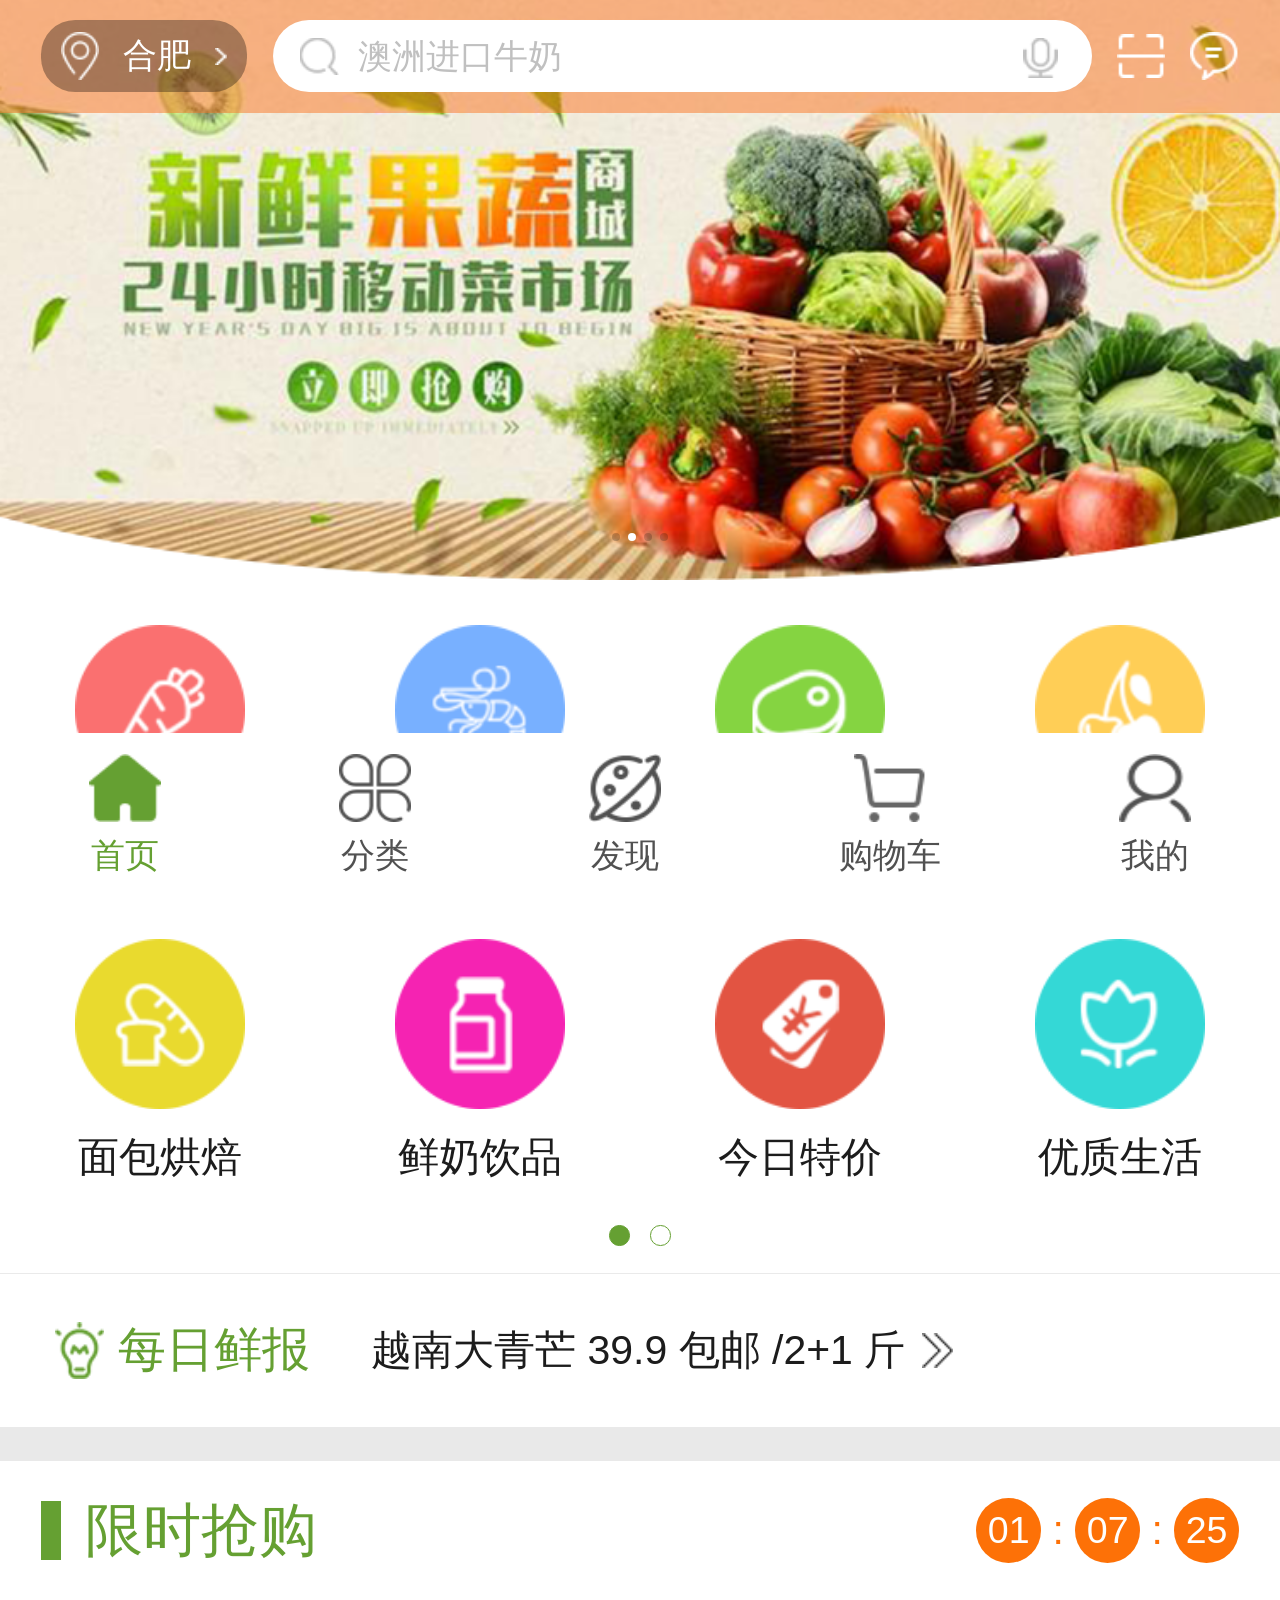
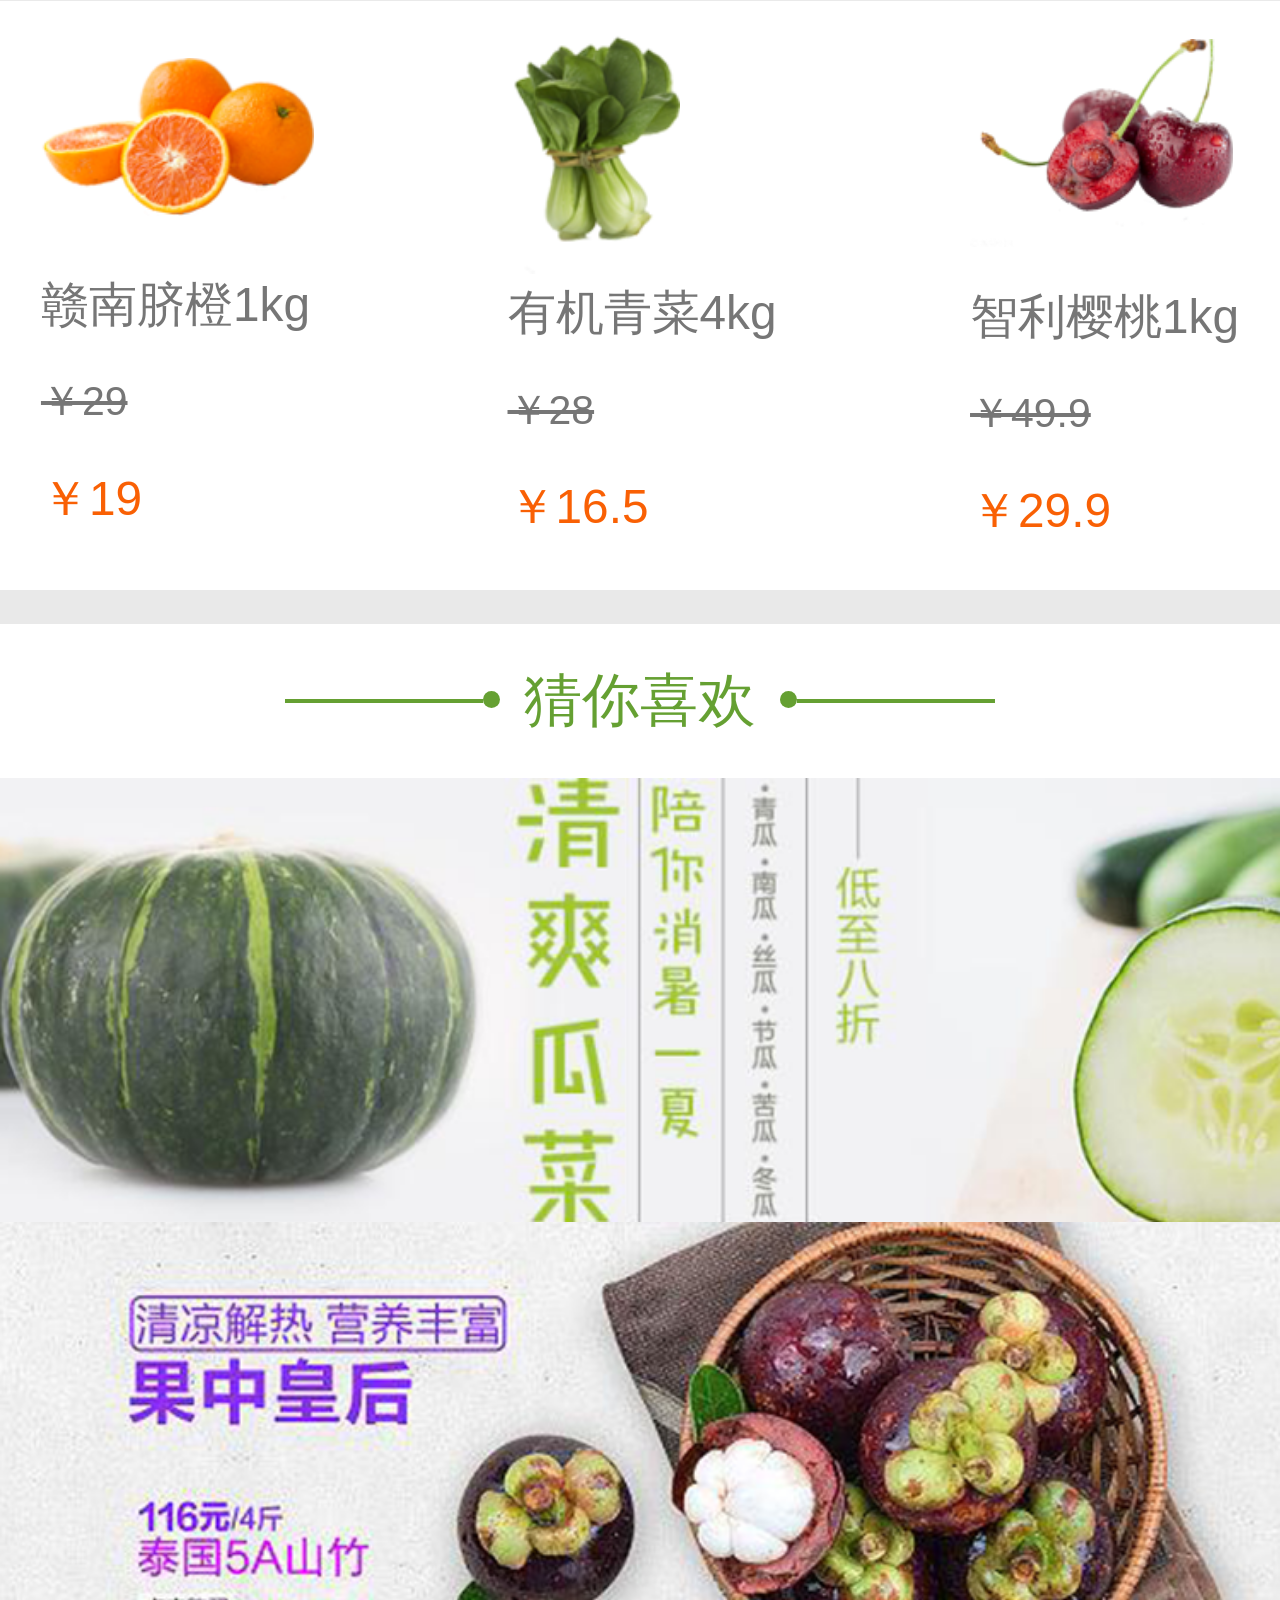
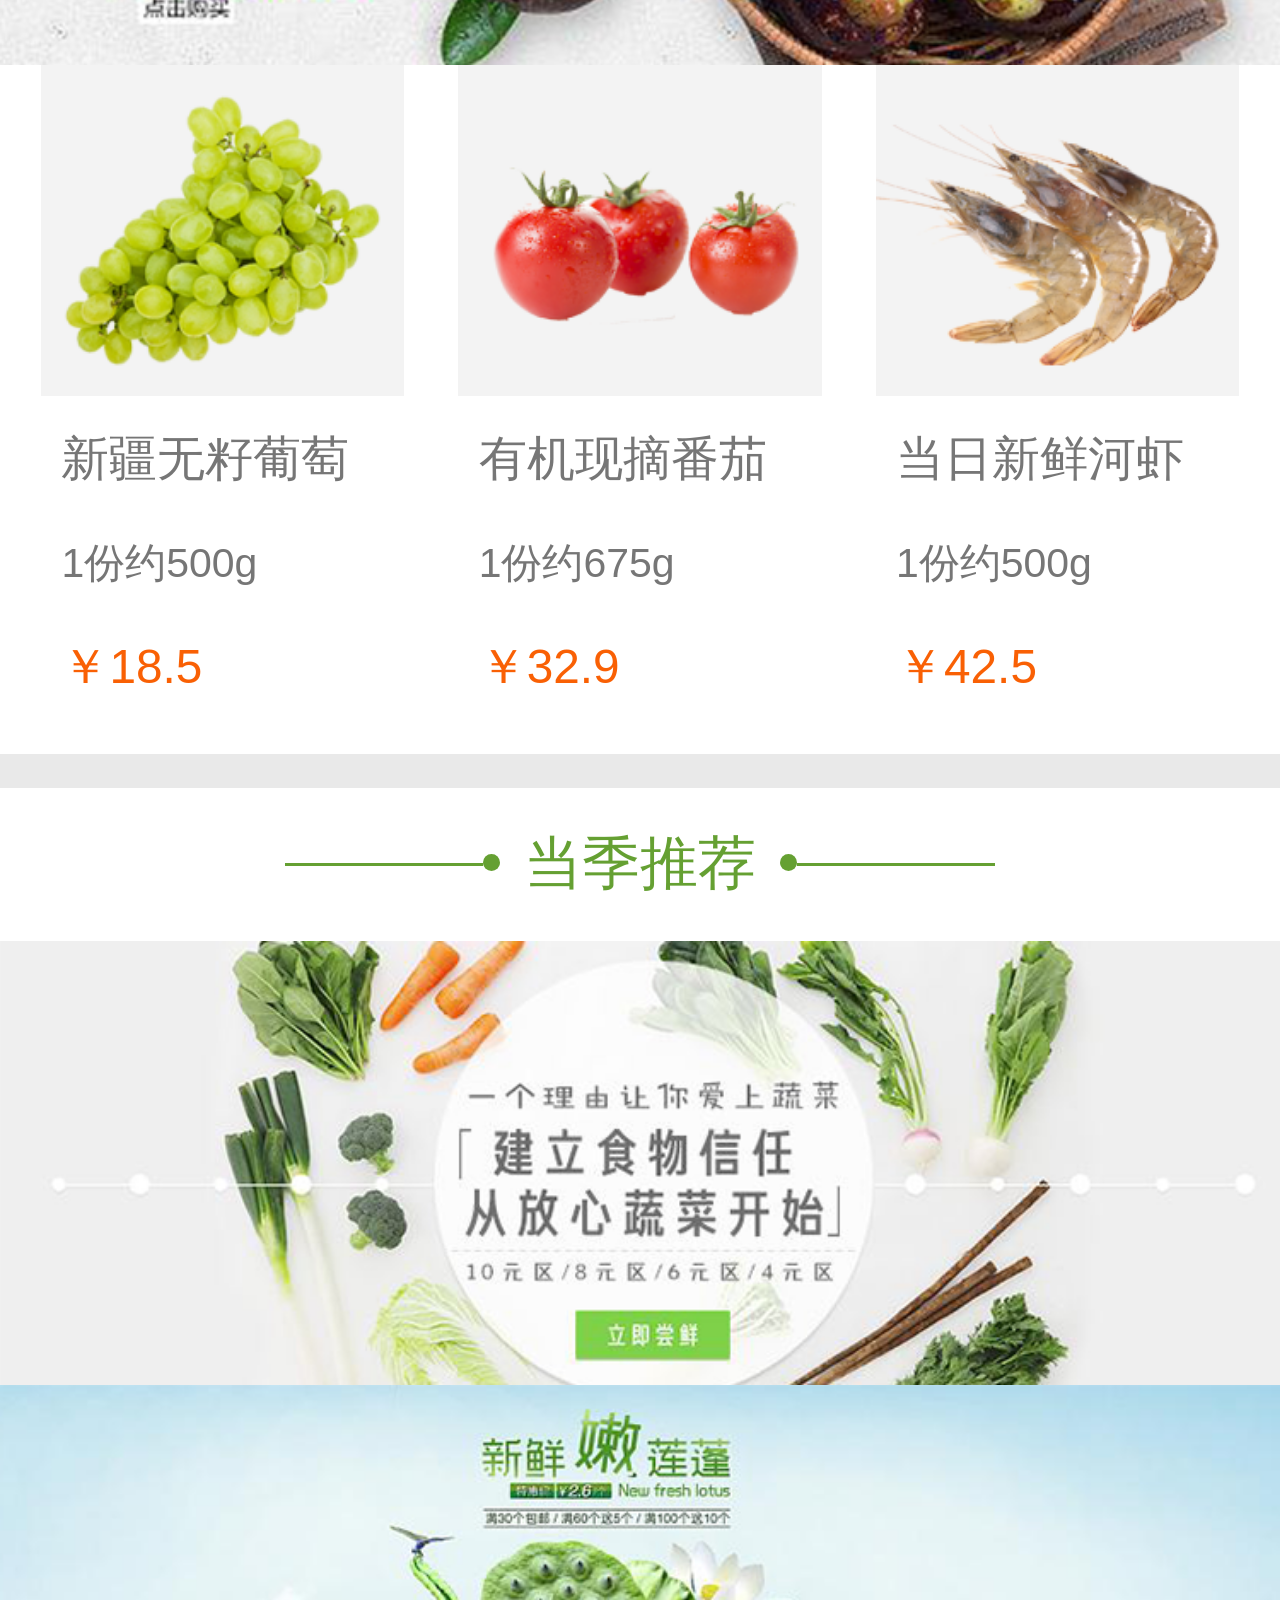
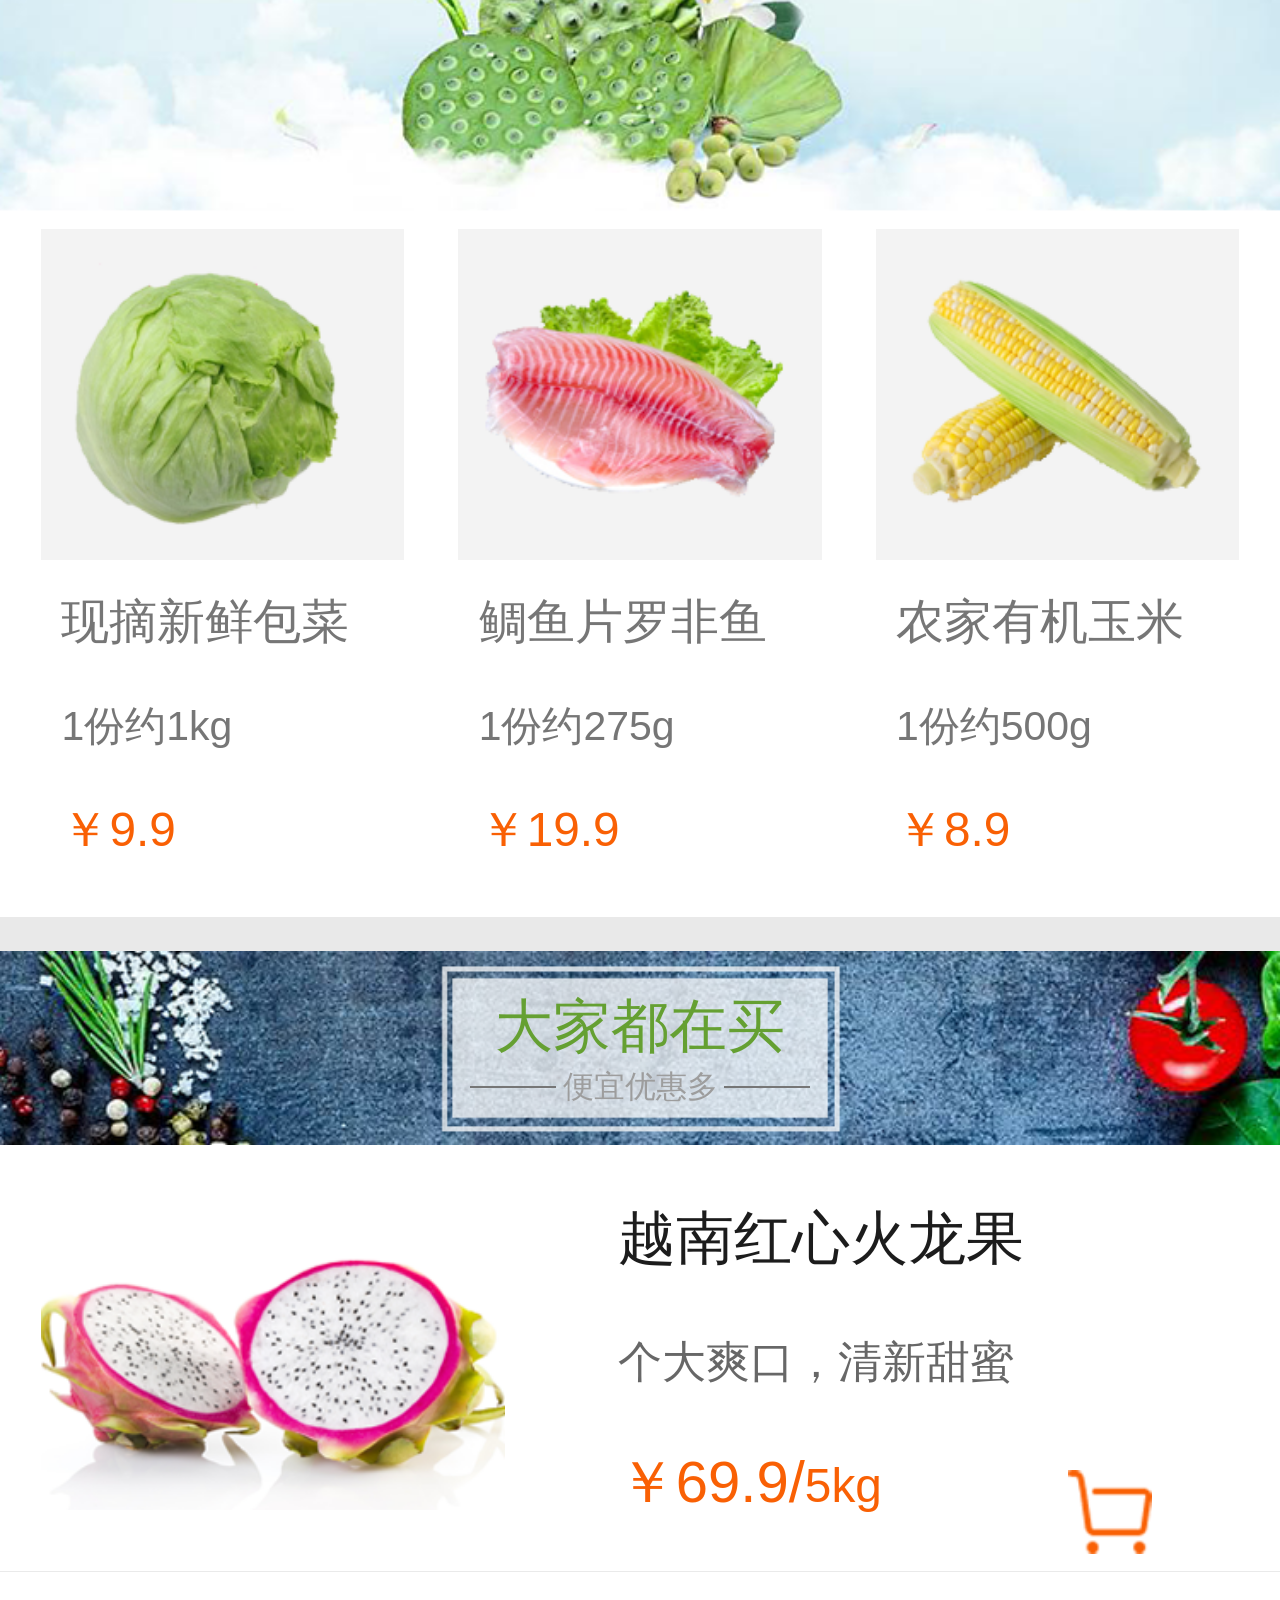
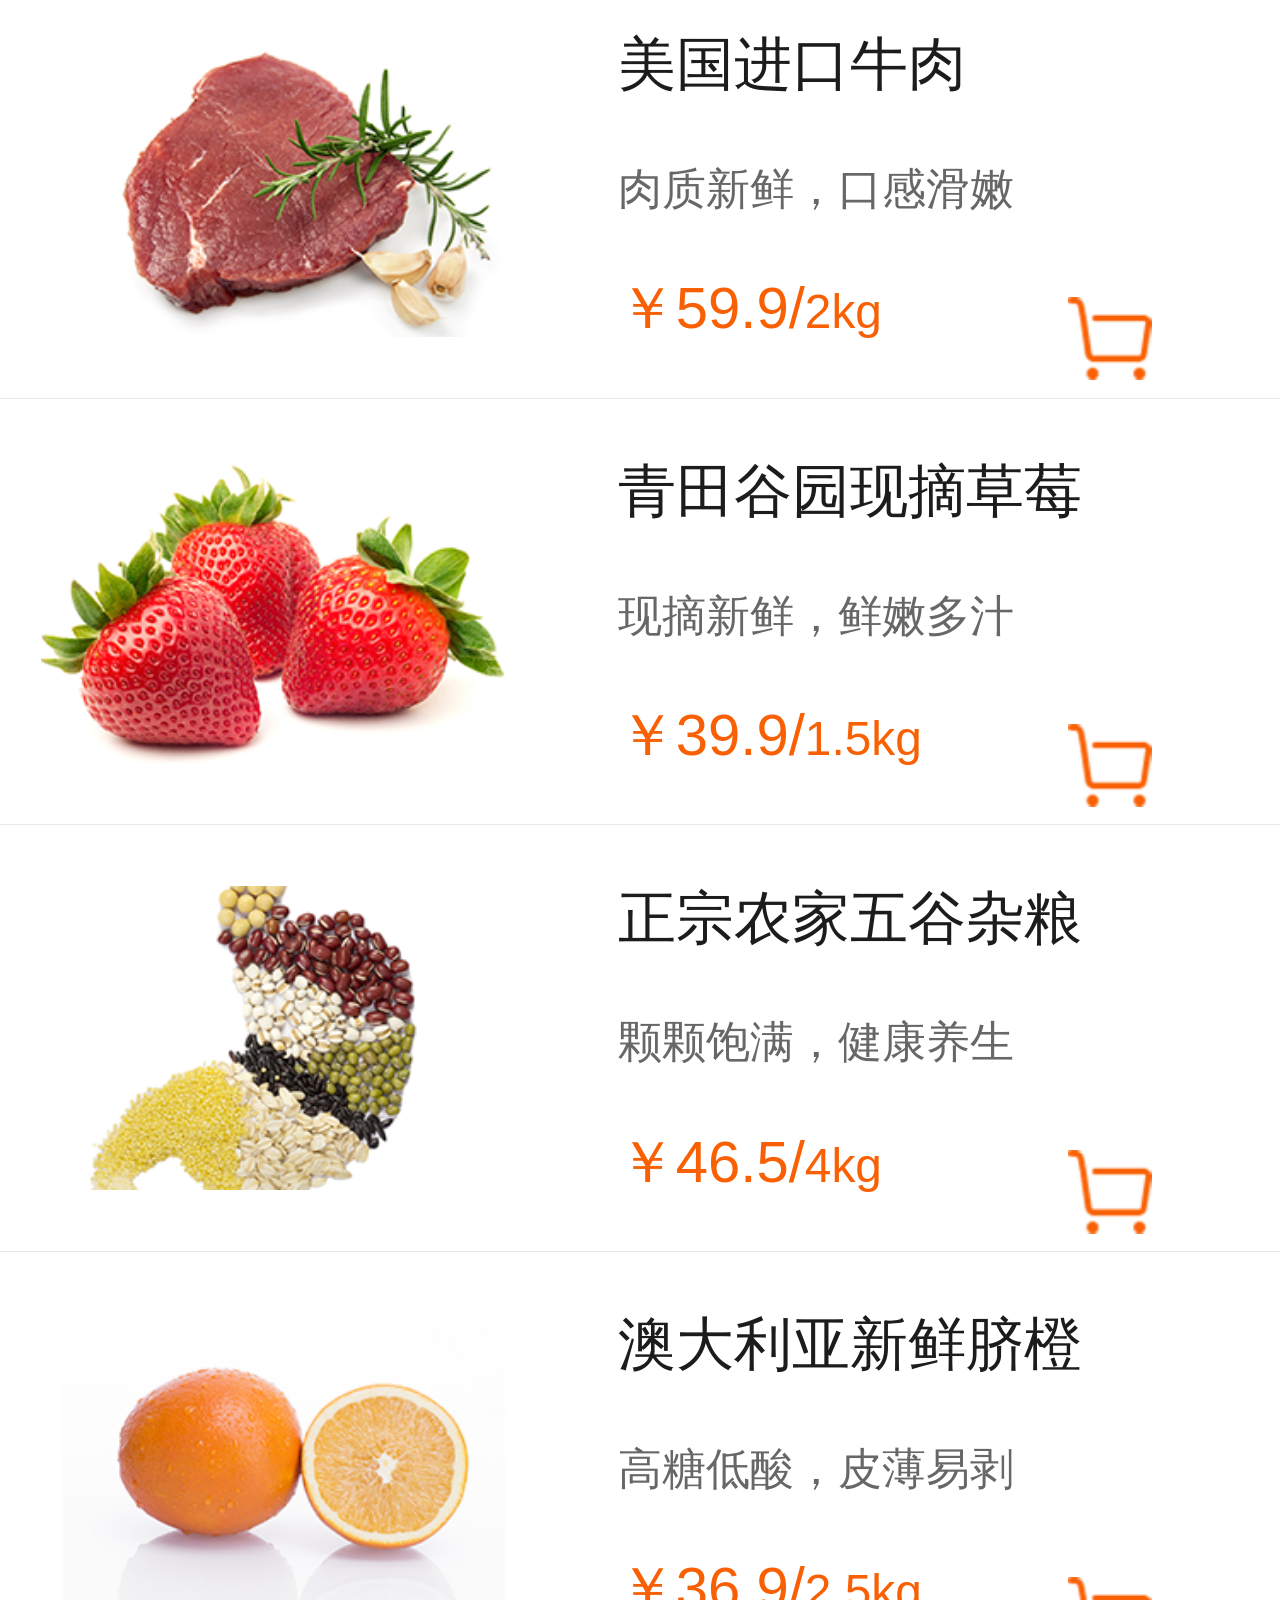
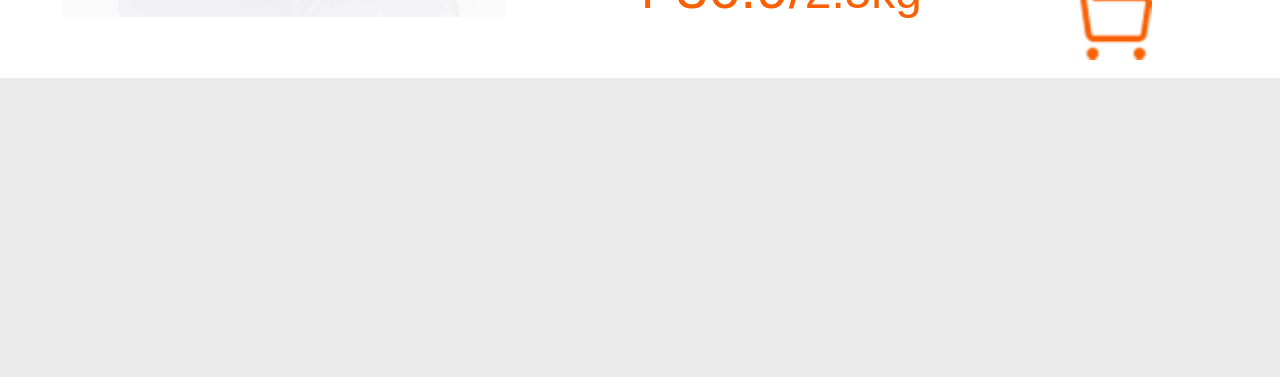
<file: shiguohui/index.html>
<!DOCTYPE html>
<html lang="en">
<head>
    <meta charset="UTF-8">
    <meta name="viewport" content="width=device-width,initial-scale=1.0,maxium-scale=1.0,user-scalable=no">
    <meta http-equiv="X-UA-Compatible" content="ie=edge">
    <title>首页</title>
    <link rel="stylesheet" href="./css/style.css">
    <link rel="stylesheet" href="./css/swiper.min.css">
    <script>
		var pixelRatio = 1/window.devicePixelRatio;
		document.write('<meta name="viewport" content="width=device-width,initial-scale='+ pixelRatio +',maxium-scale='+ pixelRatio +',user-scalable=no">');
		var html = document.getElementsByTagName('html')[0];
		var pageWidth = html.getBoundingClientRect().width;
		html.style.fontSize = pageWidth / 10 + 'px';
	</script>
</head>
<body>
    <!-- 头部 -->
    <header>
        <div class="header_city">
            <i class="city_lt"><img src="./img/location_light.png" alt=""></i>
            <span>合肥</span>
            <i class="city_rt"><img src="./img/right.png" alt=""></i>
        </div>
        <div class="search">
            <i><img src="./img/search.png" alt=""></i>
            <input type="text" placeholder="澳洲进口牛奶">
            <span><img src="./img/voice.png" alt=""></span>
        </div>
        <div class="saoma"><img src="./img/scan.png" alt=""></div>
        <div class="mes"><img src="./img/message.png" alt=""></div>
    </header>
    <!-- 内容 -->
    <section>
        <!-- banner图 -->
        <div class="banner">
             <!-- Swiper -->
            <div class="swiper-container">
                <div class="swiper-wrapper">
                <a href="./xiangqingye.html" class="swiper-slide"><img src="./img/banner.png" alt=""></a>
                <a href="./xiangqingye.html" class="swiper-slide"><img src="./img/qq1.png" alt=""></a>
                <a href="./xiangqingye.html" class="swiper-slide"><img src="./img/qq2.png" alt=""></a>
                <a href="./xiangqingye.html" class="swiper-slide"><img src="./img/qq3.png" alt=""></a>
                </div>
                <!-- Add Pagination -->
                <div class="swiper-pagination"></div>
                <!-- Add Arrows -->
            </div>

            <!-- Swiper JS -->
            <script src="./js/swiper.min.js"></script>

            <!-- Initialize Swiper -->
            <script>
                var swiper = new Swiper('.swiper-container', {
                spaceBetween: 30,
                centeredSlides: true,
                autoplay: {
                    delay: 2500,
                    disableOnInteraction: false,
                },
                pagination: {
                    el: '.swiper-pagination',
                    clickable: true,
                },
                navigation: {
                    nextEl: '.swiper-button-next',
                    prevEl: '.swiper-button-prev',
                },
                });
            </script>
        </div>
        <!-- 列表菜单 -->
        <div class="menu">
            <ul>
                <li><a href="#"><i><img src="./img/list-1.png" alt=""></i><span>新鲜蔬菜</span> </a></li>
                <li><a href="#"><i><img src="./img/list-2.png" alt=""></i><span>海鲜水产</span> </a></li>
                <li><a href="#"><i><img src="./img/list-3.png" alt=""></i><span>肉禽蛋类</span> </a></li>
                <li><a href="#"><i><img src="./img/list-4.png" alt=""></i><span>缤纷水果</span> </a></li>
                <li><a href="#"><i><img src="./img/list-5.png" alt=""></i><span>面包烘焙</span> </a></li>
                <li><a href="#"><i><img src="./img/list-6.png" alt=""></i><span>鲜奶饮品</span> </a></li>
                <li><a href="#"><i><img src="./img/list-7.png" alt=""></i><span>今日特价</span> </a></li>
                <li><a href="#"><i><img src="./img/list-8.png" alt=""></i><span>优质生活</span> </a></li>
            </ul>
            <div class="btn">
                <a href="#"></a>
                <a href="#"></a>
            </div>
        </div>
        <!-- 每日鲜报 -->
        <div class="mrxb">
            <i><img src="./img/deng.png" alt=""></i>
            <h4>每日鲜报</h4>
            <p>越南大青芒 39.9 包邮 /2+1 斤</p>
            <span><img src="./img/more.png" alt=""></span>
        </div>
        <!-- 限时抢购 -->
        <div class="xsqg">
            <div class="xsqg_title">
                <div class="title_lt"><i></i><span>限时抢购</span></div>
                <div class="title_rt"><i>01</i>&nbsp;:&nbsp;<i>07</i>&nbsp;:&nbsp;<i>25</i></div>
            </div>
            <ul class="list">
                <li>
                    <a href="./xiangqingye.html">
                        <i><img src="./img/orange.png" alt=""></i>
                        <p>赣南脐橙1kg</p>
                        <del>￥29</del>
                        <span>￥19</span>
                    </a>
                </li>
                <li>
                    <a href="./xiangqingye.html">
                        <i><img src="./img/qingcai.png" alt=""></i>
                        <p>有机青菜4kg</p>
                        <del>￥28</del>
                        <span>￥16.5</span>
                    </a>
                </li>
                <li>
                    <a href="./xiangqingye.html">
                        <i><img src="./img/yingtao.png" alt=""></i>
                        <p>智利樱桃1kg</p>
                        <del>￥49.9</del>
                        <span>￥29.9</span>
                    </a>
                </li>
            </ul>
        </div>
        <!-- 猜你喜欢 -->
        <div class="like">
            <div class="like_title">
                <i></i>
                <span>猜你喜欢</span>
                <i class="aft"></i>
            </div>
            <div class="ban"><img src="./img/xn-1.png" alt=""></div>
            <div class="ban"><img src="./img/xn-2.png" alt=""></div>
            <!-- 列表菜单 -->
            <div class="like_list">
                <a href="./xiangqingye.html">
                    <i><img src="./img/putao.png" alt=""></i>
                    <h6>新疆无籽葡萄</h6>
                    <span>1份约500g</span>
                    <p>￥18.5</p>
                </a>
                <a href="./xiangqingye.html">
                    <i><img src="./img/fanqie.png" alt=""></i>
                    <h6>有机现摘番茄</h6>
                    <span>1份约675g</span>
                    <p>￥32.9</p>
                </a>
                <a href="./xiangqingye.html">
                    <i><img src="./img/xia.png" alt=""></i>
                    <h6>当日新鲜河虾</h6>
                    <span>1份约500g</span>
                    <p>￥42.5</p>
                </a>
            </div>
        </div>
        <!-- 当季推荐 -->
        <div class="like">
            <div class="like_title">
                <i></i>
                <span>当季推荐</span>
                <i class="aft"></i>
            </div>
            <div class="ban"><img src="./img/dj1.png" alt=""></div>
            <div class="ban"><img src="./img/dj2.png" alt=""></div>
            <!-- 列表菜单 -->
            <div class="like_list">
                <a href="./xiangqingye.html">
                    <i><img src="./img/baocai.png" alt=""></i>
                    <h6>现摘新鲜包菜</h6>
                    <span>1份约1kg</span>
                    <p>￥9.9</p>
                </a>
                <a href="./xiangqingye.html">
                    <i><img src="./img/yu.png" alt=""></i>
                    <h6>鲷鱼片罗非鱼</h6>
                    <span>1份约275g</span>
                    <p>￥19.9</p>
                </a>
                <a href="./xiangqingye.html">
                    <i><img src="./img/yumi.png" alt=""></i>
                    <h6>农家有机玉米</h6>
                    <span>1份约500g</span>
                    <p>￥8.9</p>
                </a>
            </div>
        </div>
        <!-- 大家都在买 -->
        <div class="buy">
            <div class="buy_tit">
                <h3>大家都在买</h3>
                <span>便宜优惠多</span>
            </div>
            <ul class="buy_list">
                <li>
                    <div class="lt">
                        <a href="./xiangqingye.html"><img src="./img/hlg.png" alt=""></a>
                    </div>
                    <div class="rt">
                        <h6>越南红心火龙果</h6>
                        <p>个大爽口，清新甜蜜</p>
                        <span>￥69.9/<i>5kg</i></span>
                        <span class="tp"><img src="./img/che.png" alt=""></span>
                    </div>
                </li>
                <li>
                    <div class="lt">
                        <a href="./xiangqingye.html"><img src="./img/rou.png" alt=""></a>
                    </div>
                    <div class="rt">
                        <h6>美国进口牛肉</h6>
                        <p>肉质新鲜，口感滑嫩</p>
                        <span>￥59.9/<i>2kg</i></span>
                        <span class="tp"><img src="./img/che.png" alt=""></span>
                    </div>
                </li>
                <li>
                    <div class="lt">
                        <a href="./xiangqingye.html"><img src="./img/caomei.png" alt=""></a>
                    </div>
                    <div class="rt">
                        <h6>青田谷园现摘草莓</h6>
                        <p>现摘新鲜，鲜嫩多汁</p>
                        <span>￥39.9/<i>1.5kg</i></span>
                        <span class="tp"><img src="./img/che.png" alt=""></span>
                    </div>
                </li>
                <li>
                    <div class="lt">
                        <a href="./xiangqingye.html"><img src="./img/wugu.png" alt=""></a>
                    </div>
                    <div class="rt">
                        <h6>正宗农家五谷杂粮</h6>
                        <p>颗颗饱满，健康养生</p>
                        <span>￥46.5/<i>4kg</i></span>
                        <span class="tp"><img src="./img/che.png" alt=""></span>
                    </div>
                </li>
                <li>
                    <div class="lt">
                        <a href="./xiangqingye.html"><img src="./img/cz.png" alt=""></a>
                    </div>
                    <div class="rt">
                        <h6>澳大利亚新鲜脐橙</h6>
                        <p>高糖低酸，皮薄易剥</p>
                        <span>￥36.9/<i>2.5kg</i></span>
                        <span class="tp"><img src="./img/che.png" alt=""></span>
                    </div>
                </li>
            </ul>
        </div>
    </section>
    <!-- 尾部 -->
    <footer>
        <a href="#"><i><img src="./img/sy.png" alt=""></i><span>首页</span></a>
        <a href="#"><i><img src="./img/fenlei.png" alt=""></i><span>分类</span></a>
        <a href="#"><i><img src="./img/faxian.png" alt=""></i><span>发现</span></a>
        <a href="#"><i><img src="./img/gouwuche.png" alt=""></i><span>购物车</span></a>
        <a href="#"><i><img src="./img/wode.png" alt=""></i><span>我的</span></a>
    </footer>
</body>
</html>
</file>
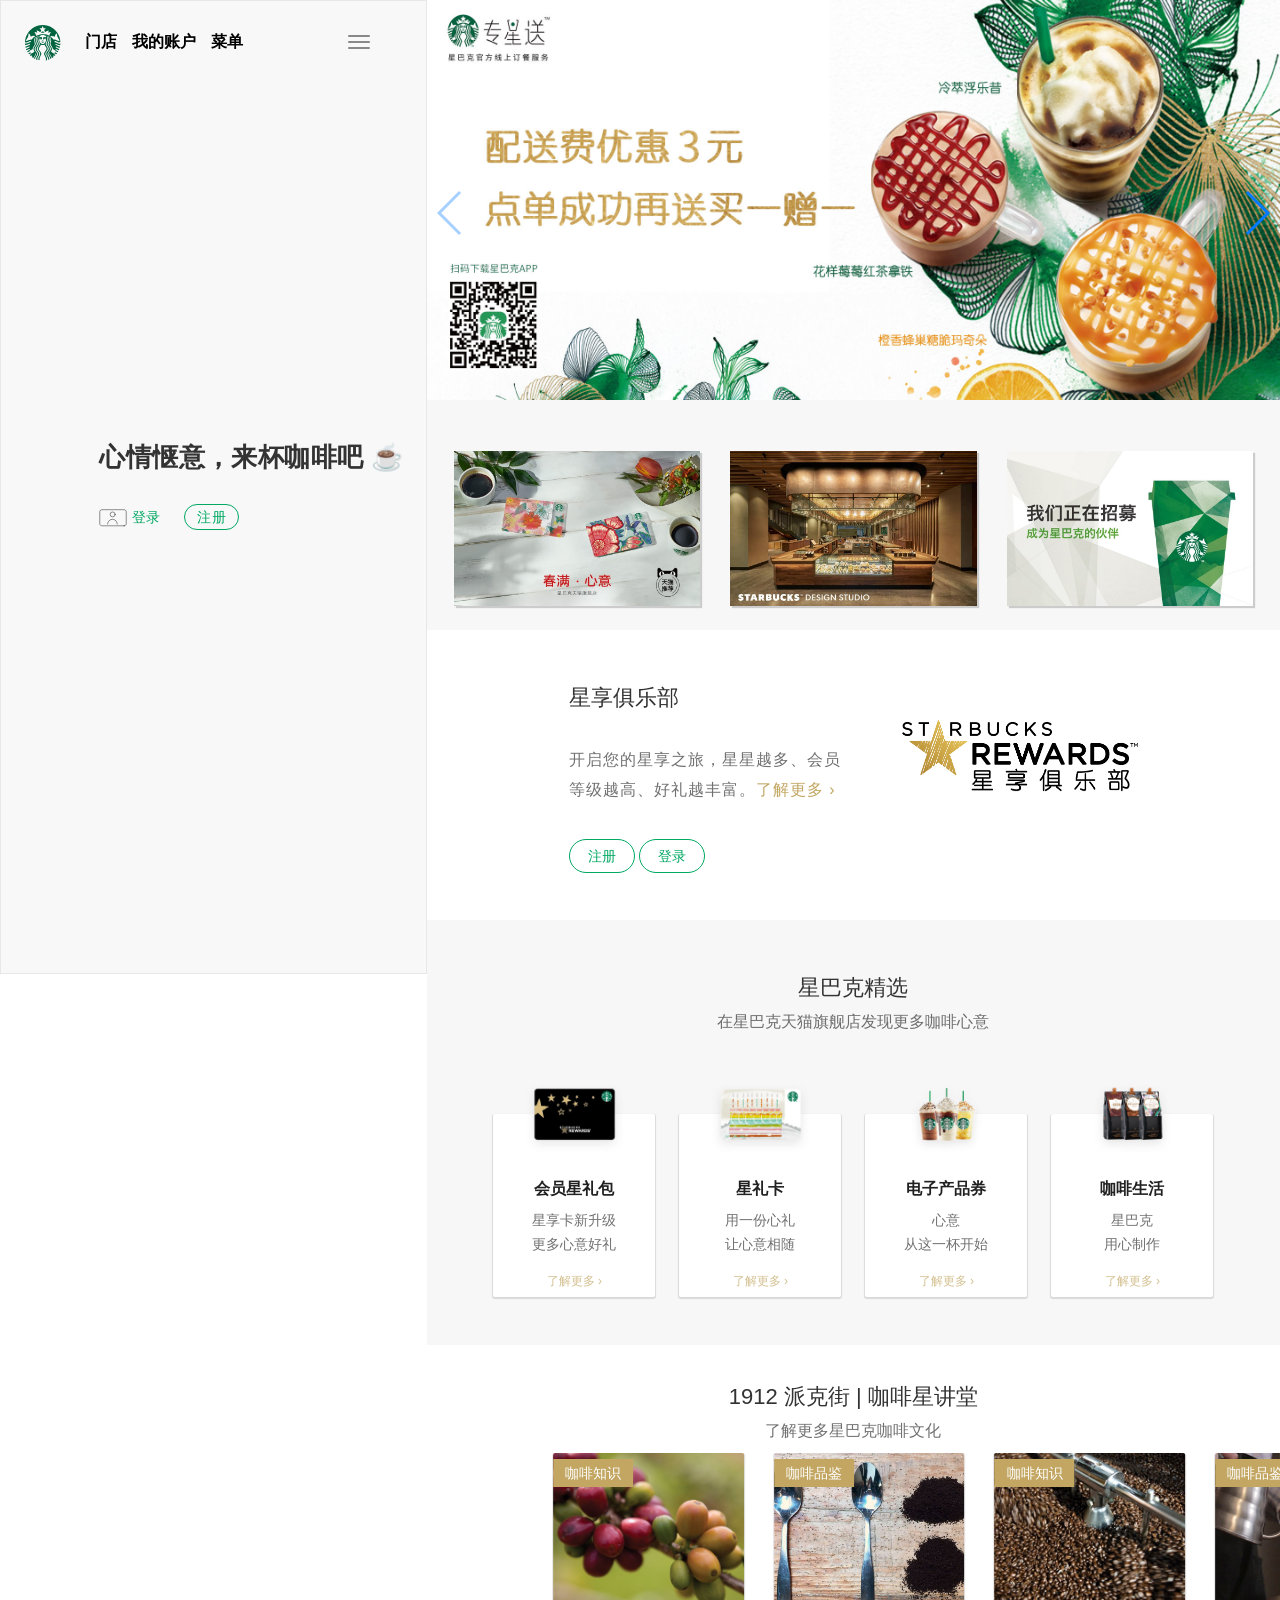
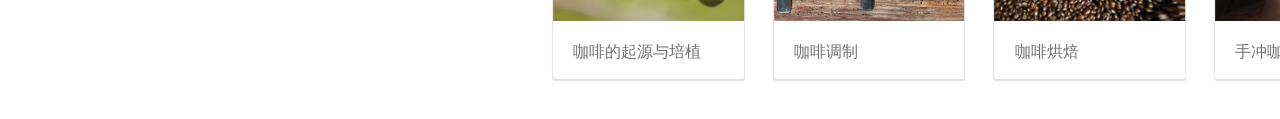
<file: xingbake/index.html>
<!DOCTYPE html>
<html lang="en">
<head>
  <meta charset="UTF-8">
  <meta name="viewport" content="width=device-width, initial-scale=1.0">
  <meta http-equiv="X-UA-Compatible" content="ie=edge">
  <link rel="stylesheet" href="./css/bootstrap.min.css">
  <link rel="stylesheet" href="./css/swiper.min.css">
  <link rel="stylesheet" href="./css/style.css">
  <script src="./js/jquery-3.1.1.min.js"></script>
  <script src="./js/bootstrap.min.js"></script>
  <title>星巴克</title>
</head>
<body>
  <div class="wrap row container-fluid">
    <div class="nav navbar col-md-4 navbar-default">
      <header class="container-fluid">
        <!-- Brand and toggle get grouped for better mobile display -->
        <div class="navbar-header">
          <button type="button" class="navbar-toggle collapsed" data-toggle="collapse" data-target="#bs-example-navbar-collapse-1" aria-expanded="false">
            <span class="sr-only">Toggle navigation</span>
            <span class="icon-bar"></span>
            <span class="icon-bar"></span>
            <span class="icon-bar"></span>
          </button>
          <a class="navbar-brand logo" href="#"><img src="./img/logo.svg" alt=""></a>
          <a class="navbar-brand wenzi" href="#">门店</a>
          <a class="navbar-brand wenzi" href="#">我的账户</a>
          <a class="navbar-brand wenzi" href="#">菜单</a>
        </div>
      </header>
      <div class="main">
        <div class="title">
          <p>心情惬意，来杯咖啡吧 ☕</p>
          <div class="title-btn">
            <a href="#" class="sign-in">
              <img src="./img/icon-account.svg" alt="">
              <span>登录</span>
            </a>
            <a href="#" class="zhuce">注册</a>
          </div>
        </div>
      </div>
    </div>
    <section class="col-md-8 section">
      <!-- 轮播图 -->
      <div class="row">
        <div class="lunbo col-md-12">
          <!-- Swiper -->
          <div class="swiper-container">
            <div class="swiper-wrapper">
              <div class="swiper-slide">
                <img class="hidden-xs" src="./img/banner1.jpg" alt="">
                <img class="visible-xs-block" src="./img/kv-1-mobile.jpg" alt="">
              </div>
              <div class="swiper-slide">
                <img class="hidden-xs" src="./img/banner2.jpg" alt="">
                <img class="visible-xs-block" src="./img/kv-2-mobile.jpg" alt="">
              </div>
              <div class="swiper-slide">
                <img class="hidden-xs" src="./img/banner3.jpg" alt="">
                <img class="visible-xs-block" src="./img/kv-3-mobile.jpg" alt="">
              </div>
              <div class="swiper-slide">
                <img class="hidden-xs" src="./img/banner4.jpg" alt="">
                <img class="visible-xs-block" src="./img/kv-4-mobile.jpg" alt="">
              </div>
              <div class="swiper-slide">
                <img class="hidden-xs" src="./img/banner5.jpg" alt="">
                <img class="visible-xs-block" src="./img/kv-5-icecream-mobile.jpg" alt="">
              </div>
              <div class="swiper-slide">
                <img class="hidden-xs" src="./img/banner6.jpg" alt="">
                <img class="visible-xs-block" src="./img/kv-delivery-banner-mobile-0408.jpg" alt="">
              </div>
            </div>
            <!-- Add Pagination -->
            <!-- <div class="swiper-pagination"></div> -->
            <!-- Add Arrows -->
            <div class="swiper-button-next"></div>
            <div class="swiper-button-prev"></div>
          </div>
  
          <!-- Swiper JS -->
          <script src="./js/swiper.min.js"></script>
  
          <!-- Initialize Swiper -->
          <script>
            var swiper = new Swiper('.swiper-container', {
              spaceBetween: 30,
              centeredSlides: true,
              autoplay: {
                delay: 2500,
                disableOnInteraction: false,
              },
              pagination: {
                el: '.swiper-pagination',
                clickable: true,
              },
              navigation: {
                nextEl: '.swiper-button-next',
                prevEl: '.swiper-button-prev',
              },
            });
          </script>
        </div>
      </div>
      <div class="row list">
        <div class="col-md-12">
          <div class="row">
            <a href="#" class="col-sm-4 col-md-4 tp"><img src="./img/tmall-0409-cn.jpg" alt=""></a>
            <a href="#" class="col-sm-4 col-md-4 tp"><img src="./img/starbucks-design-studio-web-china.jpg" alt=""></a>
            <a href="#" class="col-sm-4 col-md-4 tp"><img src="./img/homepage-career-cn.jpg" alt=""></a>
          </div>
        </div>
      </div>
      <!-- 星享俱乐部 -->
      <div class="club row">
        <div class="col-md-12">
          <div class="main row">
            <div class="tit col-md-4 col-sm-4 col-md-offset-2 col-sm-offset-2">
              <h2>星享俱乐部</h2>
              <p class="light">开启您的星享之旅，星星越多、会员等级越高、好礼越丰富。<a href="#">了解更多 ›</a></p>
              <p class="club-btn">
                <a href="#">注册</a>
                <a href="#">登录</a>
              </p>
            </div>
            <div class="images col-md-4 col-sm-4"><img src="./img/logo-msr-new.svg" alt=""></div>
          </div>
        </div>
      </div>
      <!-- 星巴克精选 -->
      <div class="selected row">
        <div class="wrapper col-md-12">
          <h2>星巴克精选</h2>
          <p>在星巴克天猫旗舰店发现更多咖啡心意</p>
          <div class="selected-list row">
            <div class="col-md-12 jx-wrap">
              <div class="jingxuan col-md-3 col-sm-3 col-xs-6">
                <a href="#">
                  <img src="./img/tmall-card-01.png" alt="">
                  <p class="tit">会员星礼包</p>
                  <p class="zi">星享卡新升级<br>更多心意好礼</p>
                  <p class="btn">了解更多 ›</p>
                </a>
              </div>
              <div class="jingxuan col-md-3 col-sm-3 col-xs-6">
                <a href="#">
                  <img src="./img/tmall-card-02.png" alt="">
                  <p class="tit">星礼卡</p>
                  <p class="zi">用一份心礼<br>让心意相随</p>
                  <p class="btn">了解更多 ›</p>
                </a>
              </div>
              <div class="jingxuan col-md-3 col-sm-3 col-xs-6">
                <a href="#">
                  <img src="./img/tmall-eticket.png" alt="">
                  <p class="tit">电子产品券</p>
                  <p class="zi">心意<br>从这一杯开始</p>
                  <p class="btn">了解更多 ›</p>
                </a>
              </div>
              <div class="jingxuan col-md-3 col-sm-3 col-xs-6">
                <a href="#">
                  <img src="./img/tmall-reserve.png" alt="">
                  <p class="tit">咖啡生活</p>
                  <p class="zi">星巴克<br>用心制作</p>
                  <p class="btn">了解更多 ›</p>
                </a>
              </div>
            </div>
          </div>
        </div>
      </div>
      <!-- 咖啡星讲堂 -->
      <div class="forum row">
        <h2>1912 派克街 | 咖啡星讲堂</h2>
        <p>了解更多星巴克咖啡文化</p>
        <div class="forum-list">
          <!-- Swiper -->
          <div class="swiper-container slide-list">
            <div class="swiper-wrapper">
              <a href="#" class="swiper-slide">
                <div class="tp"></div>
                <span class="tag">咖啡知识</span>
                <p>咖啡的起源与培植</p>
              </a>
              <a href="#" class="swiper-slide">
                <div class="tp"></div>
                <span class="tag">咖啡品鉴</span>
                <p>咖啡调制</p>
              </a>
              <a href="#" class="swiper-slide">
                <div class="tp"></div>
                <span class="tag">咖啡知识</span>
                <p>咖啡烘焙</p>
              </a>
              <a href="#" class="swiper-slide">
                <div class="tp"></div>
                <span class="tag">咖啡品鉴</span>
                <p>手冲咖啡</p>
              </a>
            </div>
            <!-- Add Pagination -->
            <!-- <div class="slide-list-pagination"></div> -->
          </div>

          <!-- Swiper JS -->
          <script src="./js/swiper.min.js"></script>

          <!-- Initialize Swiper -->
          <script>
            var swiper = new Swiper('.slide-list', {
              slidesPerView: 4,
              spaceBetween: 30,
              centeredSlides: true,
              pagination: {
                el: '.slide-list-pagination',
                clickable: true,
              },
            });
            $('.swiper-slide').css({
              'width':'290px'
            })
          </script>
        </div>
      </div>
    </section>
  </div>
</body>
</html>
</file>
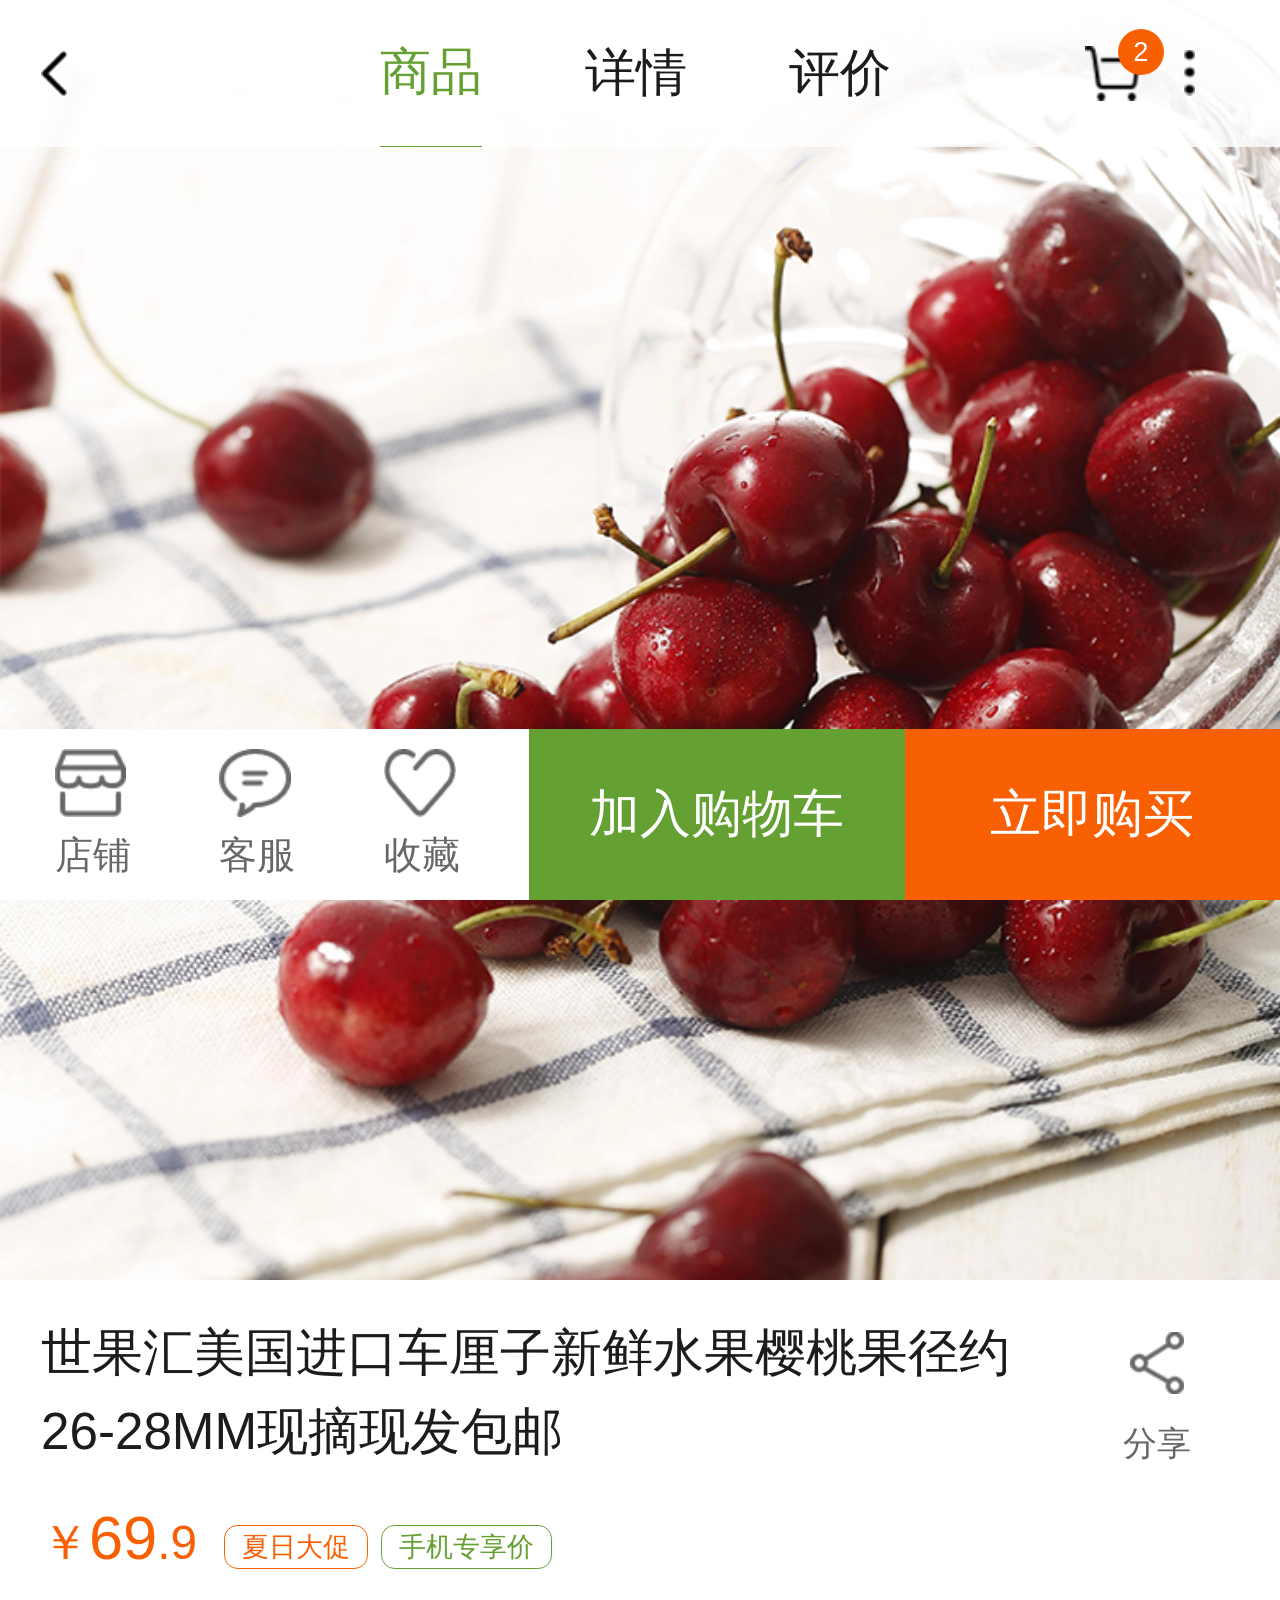
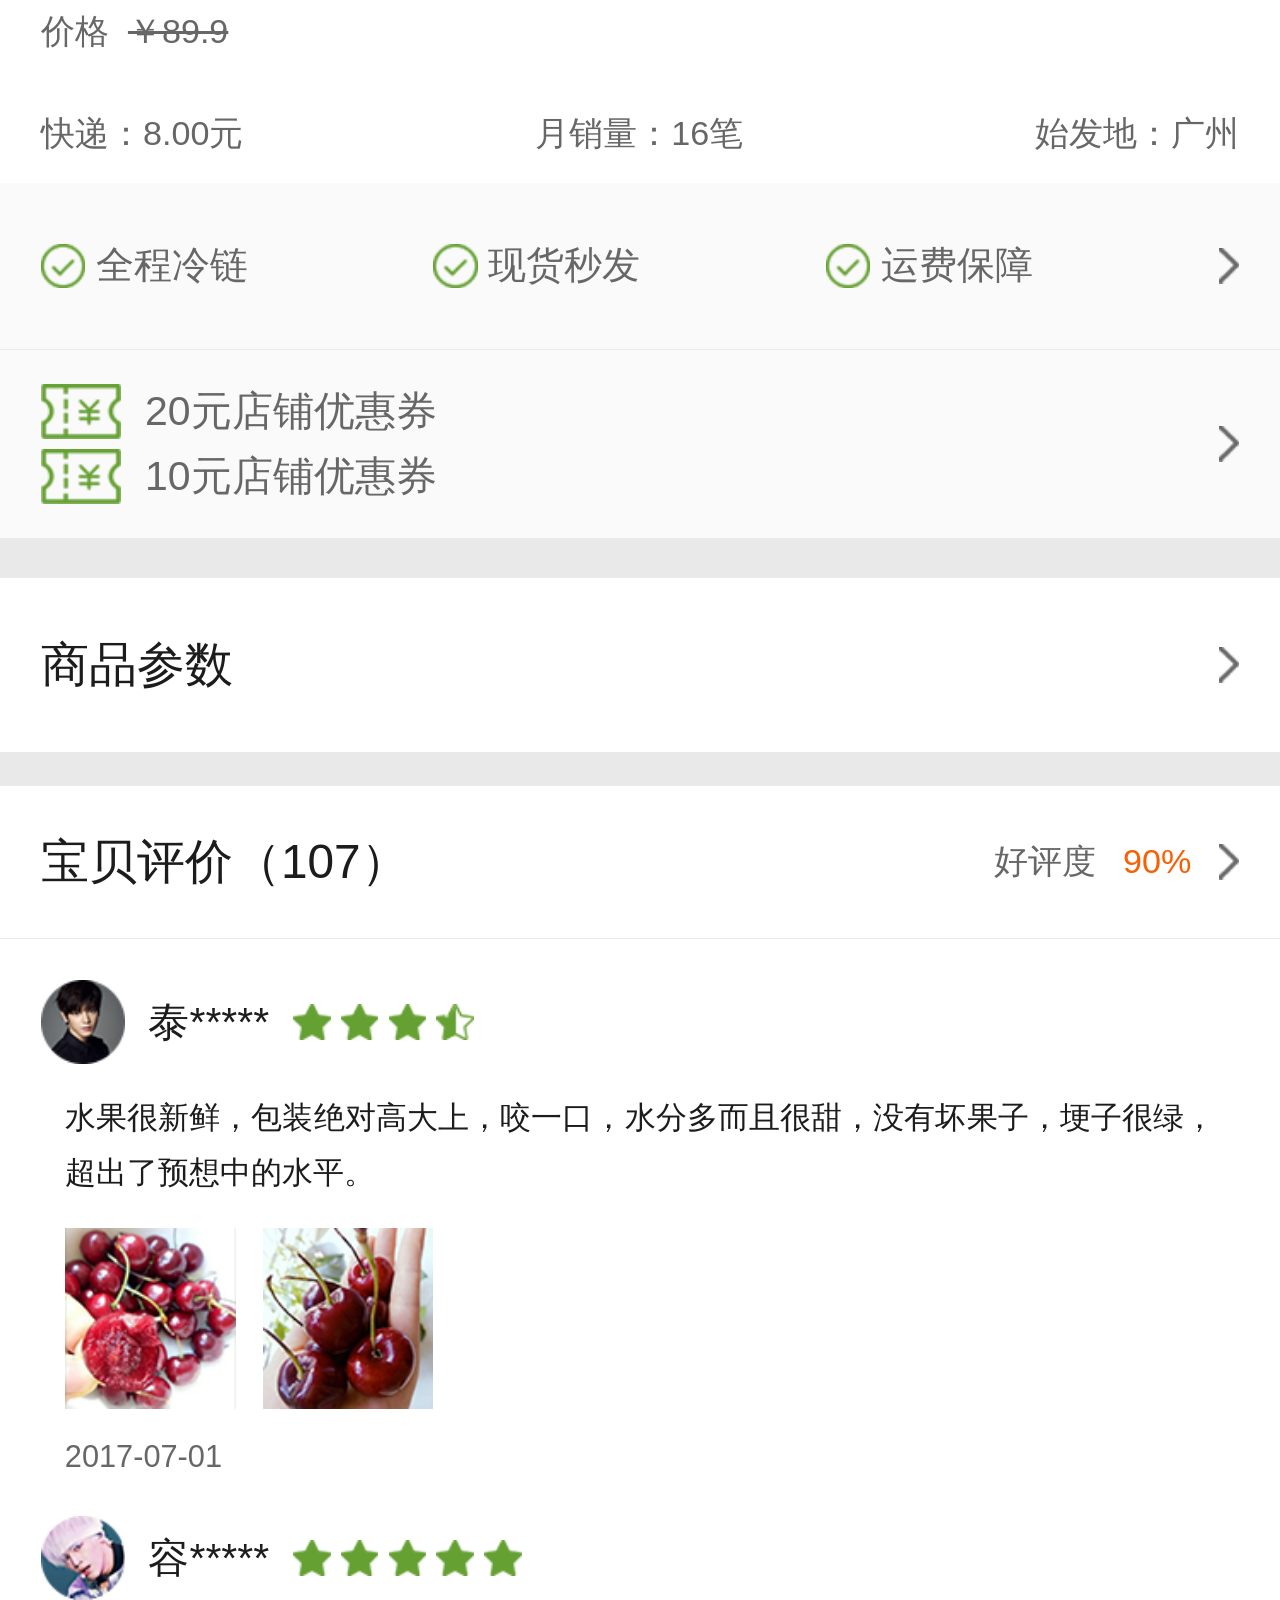
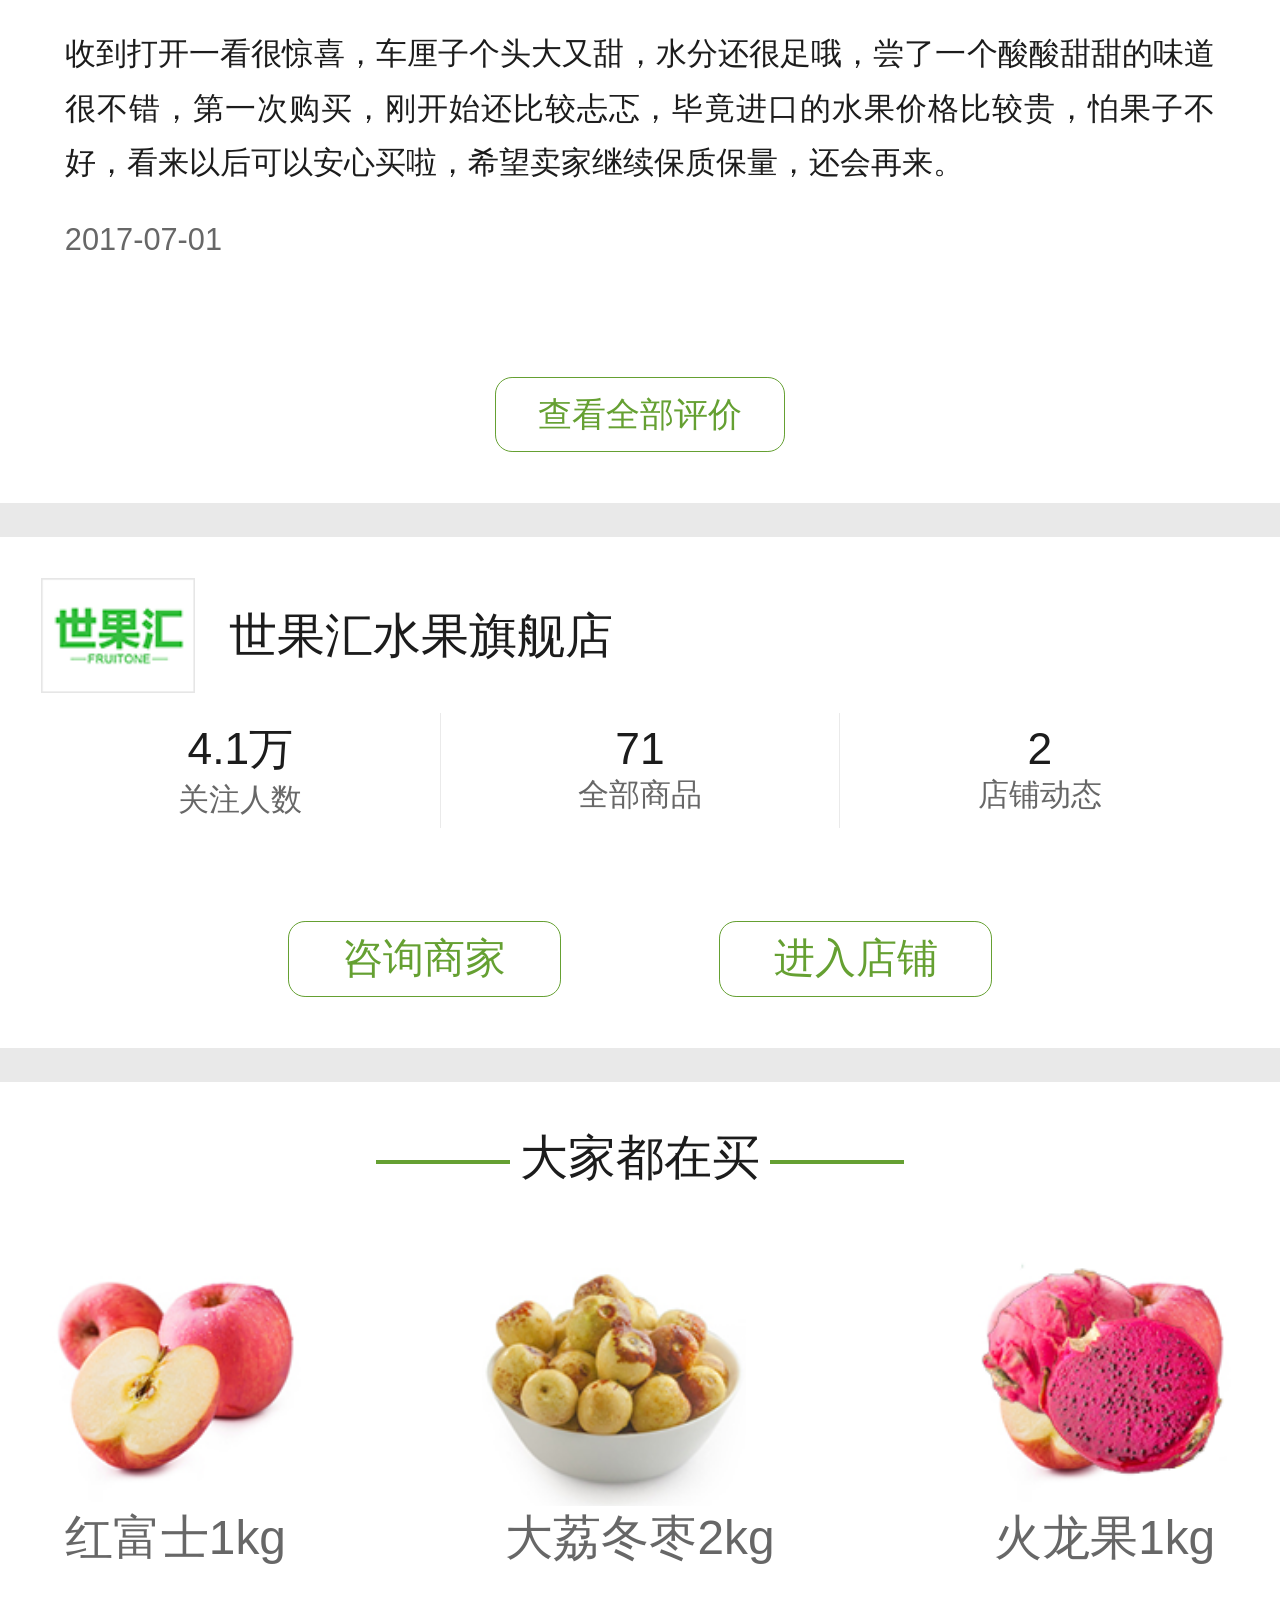
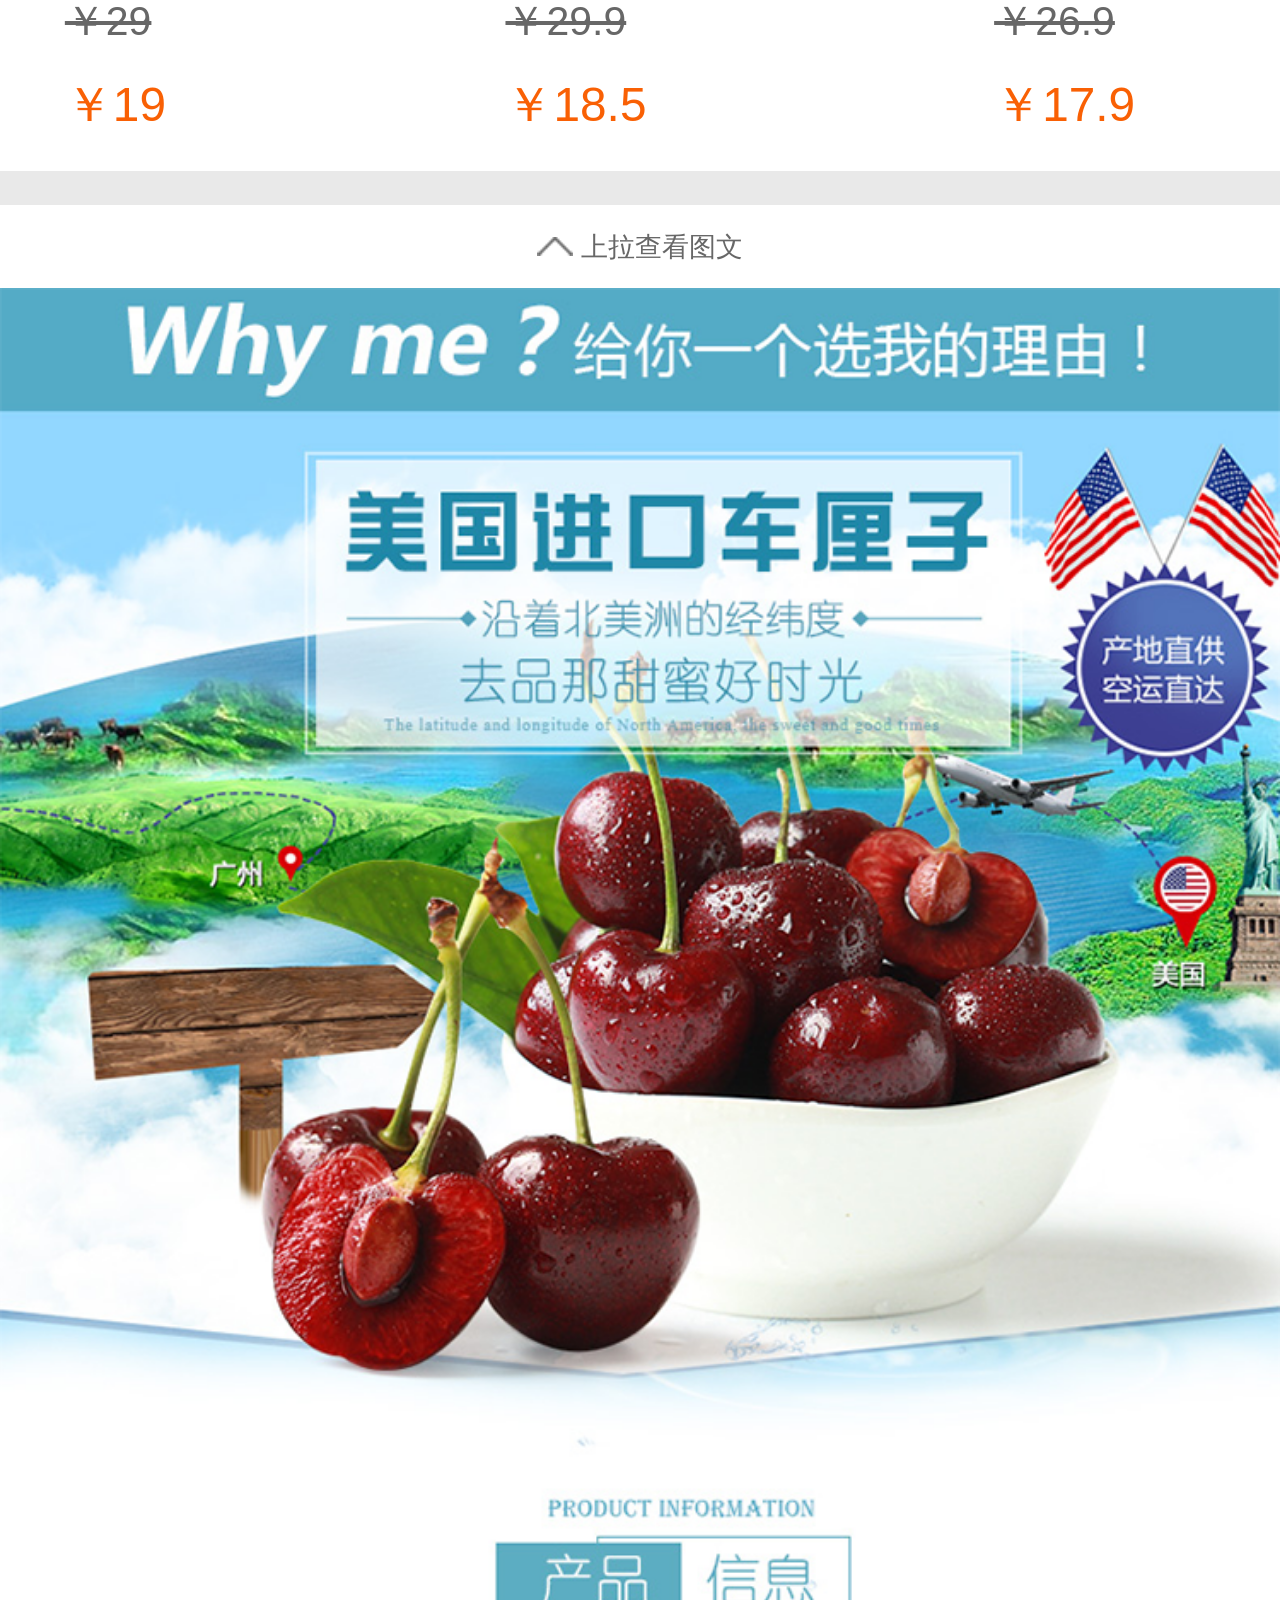
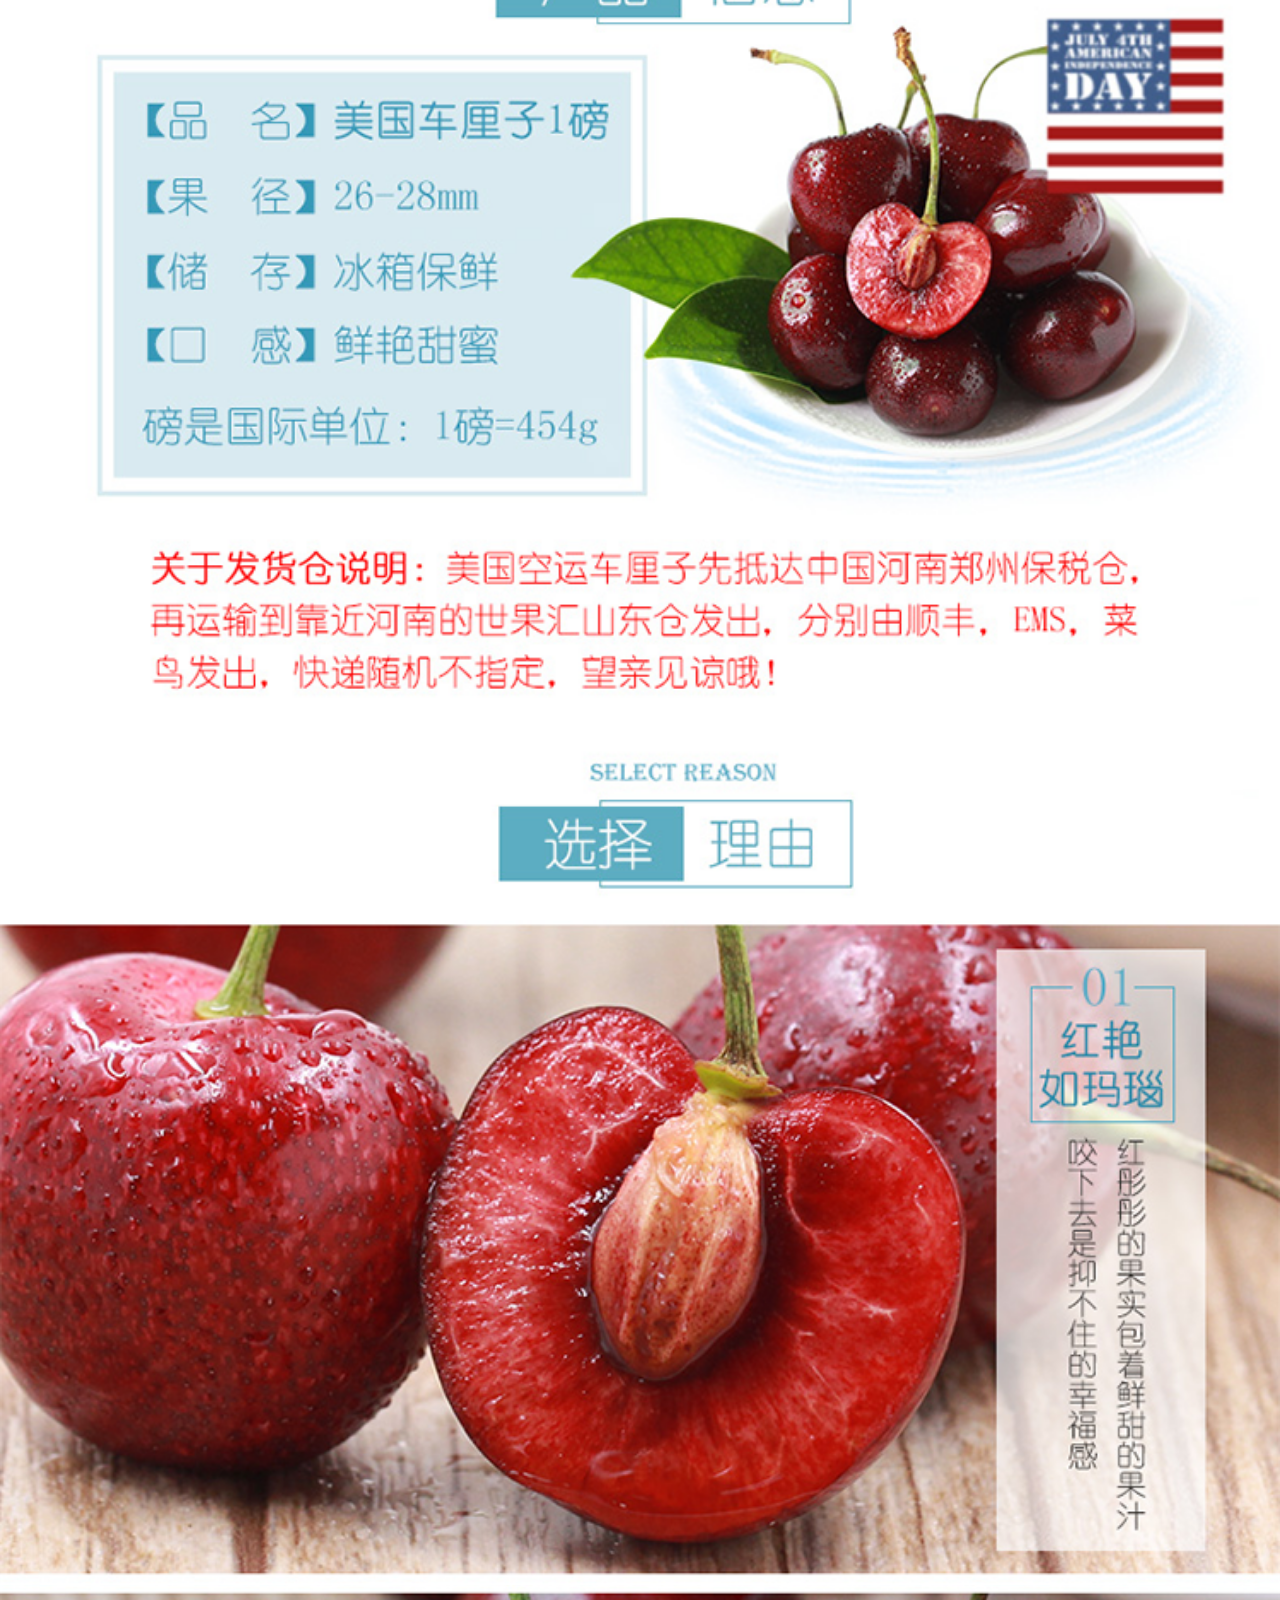
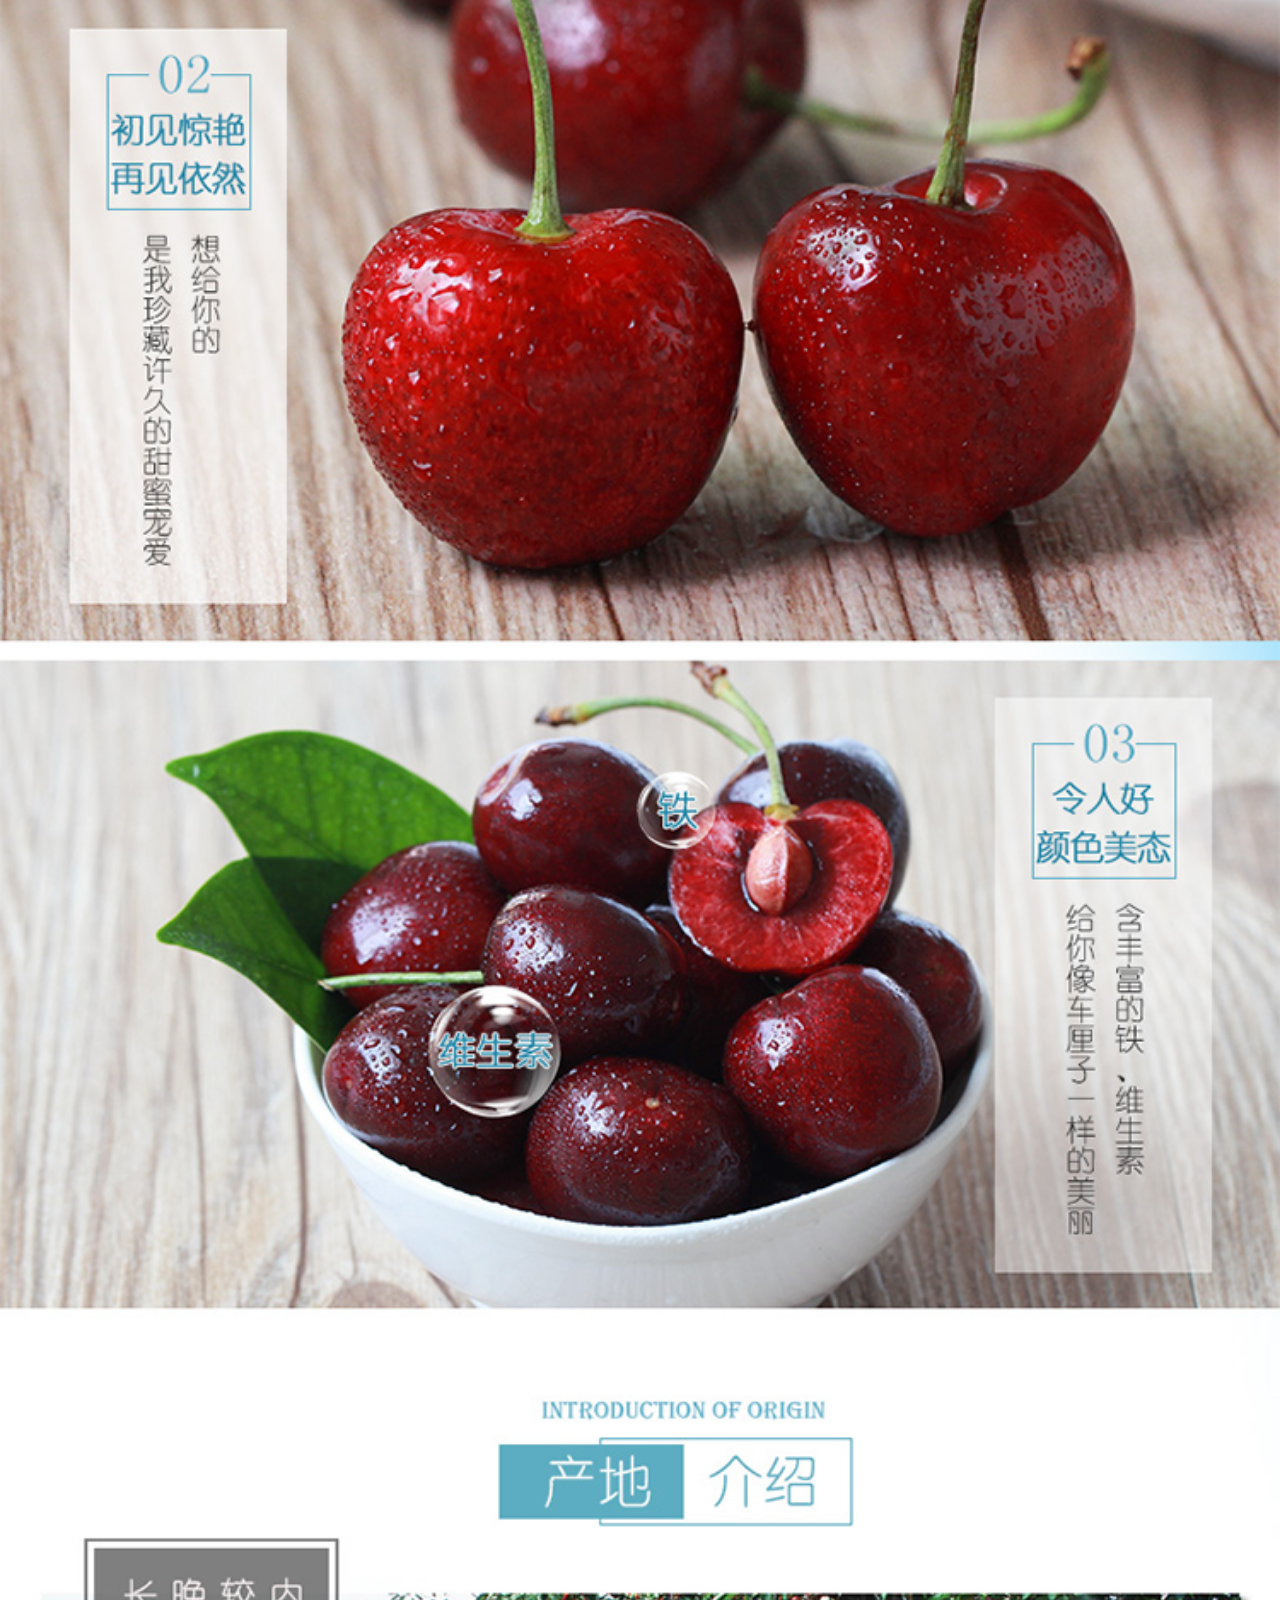
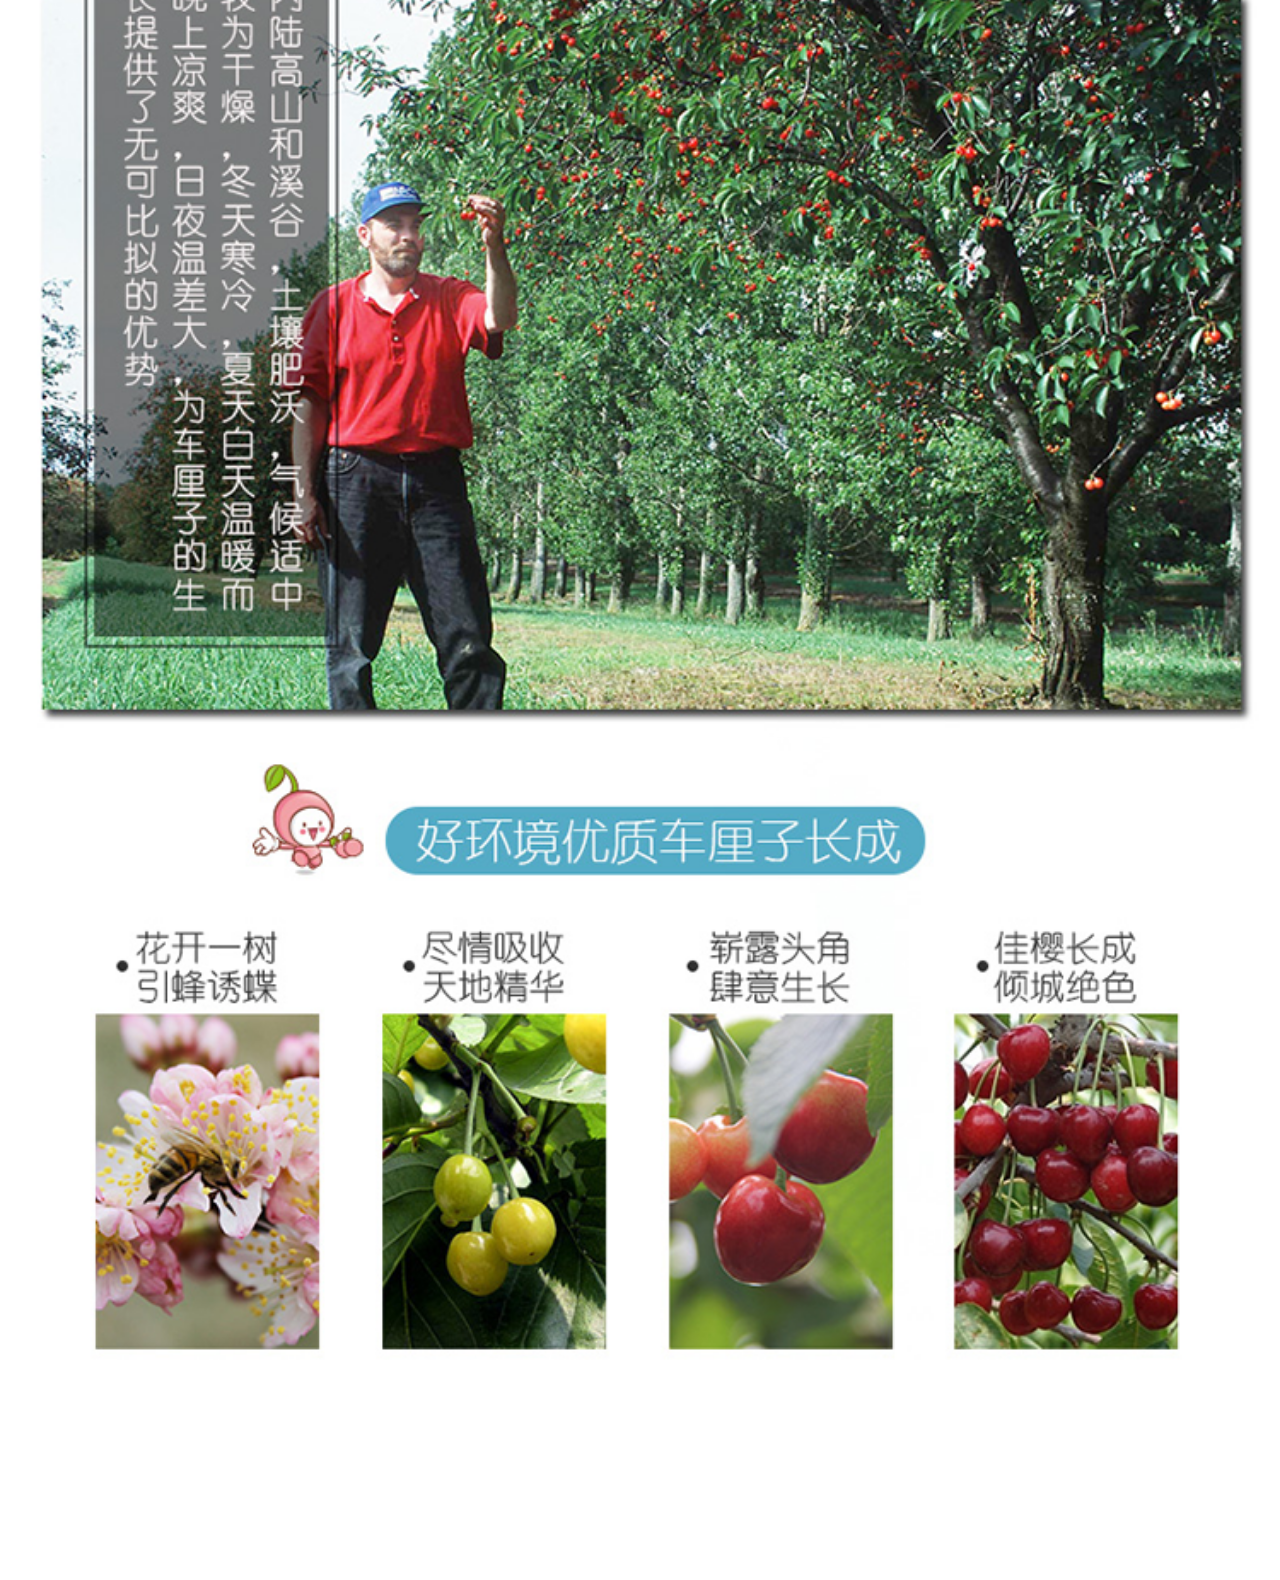
<file: shiguohui/xiangqingye.html>
<!DOCTYPE html>
<html lang="en">
<head>
    <meta charset="UTF-8">
    <meta name="viewport" content="width=device-width,initial-scale=1.0,maxium-scale=1.0,user-scalable=no">
    <meta http-equiv="X-UA-Compatible" content="ie=edge">
    <title>详情页</title>
    <link rel="stylesheet" href="./css/xiangqingye.css">
    <script>
        var pixelRatio = 1/window.devicePixelRatio;
        document.write('<meta name="viewport" content="width=device-width,initial-scale='+ pixelRatio +',maxium-scale='+ pixelRatio +',user-scalable=no">');
        var html = document.getElementsByTagName('html')[0];
        var pageWidth = html.getBoundingClientRect().width;
        html.style.fontSize = pageWidth / 10 + 'px';
    </script>
</head>
<body>
    <!-- 头部 -->
    <header>
        <a href="./index.html" class="header_lt"><img src="./img/back .png" alt=""></a>
        <div class="header_middle" id="middle">
            <a href="#" class="act">商品</a>
            <a href="#">详情</a>
            <a href="#">评价</a>
        </div>
        <script>
            window.onload = function(){
                var act = document.getElementById('middle').getElementsByTagName('a');
                for(i = 0; i < act.length; i++){
                    act[i].index = i;
                    act[i].onclick = function(){
                        for(j=0;j<act.length;j++){
                            act[j].className = '';
                        }
                        act[this.index].className = 'act';
                    }
                }
            }
        </script>
        <div class="header_rt">
            <p>
                <img src="./img/cart.png" alt="">
                <span>2</span>
            </p>
            <i><img src="./img/xxmore.png" alt=""></i>
        </div>
    </header>
    <!-- 内容 -->
    <section>
        <!-- banner图 -->
        <div class="banner"><img src="./img/xbanner.png" alt=""></div>
        <div class="jianjie">
            <p>世果汇美国进口车厘子新鲜水果樱桃果径约26-28MM现摘现发包邮</p>
            <div class="jianjie_rt">
                <i><img src="./img/xfenxiang.png" alt=""></i>
                <span>分享</span>
            </div>
        </div>
        <div class="price">
            <div class="price_promotion">
                <p>￥<span>69</span>.9</p>
                <span class="xrdc">夏日大促</span>
                <span class="sjzx">手机专享价</span>
            </div>
            <span class="jiage">价格&nbsp;&nbsp;<del>￥89.9</del></span>
        </div>
        <div class="information">
            <span>快递：8.00元</span>
            <span>月销量：16笔</span>
            <span>始发地：广州</span>
        </div>
        <div class="guarantee">
            <p><i><img src="./img/round_check.png" alt=""></i><span>&nbsp;全程冷链</span></p>
            <p><i><img src="./img/round_check.png" alt=""></i><span>&nbsp;现货秒发</span></p>
            <p><i><img src="./img/round_check.png" alt=""></i><span>&nbsp;运费保障</span></p>
            <i class="right"><img src="./img/xright.png" alt=""></i>
        </div>
        <!-- 优惠券 -->
        <div class="coupon">
            <div>
                <p><i><img src="./img/youhui.png" alt=""></i><span>20元店铺优惠券</span></p>
                <p class="quan"><i><img src="./img/youhui.png" alt=""></i><span>10元店铺优惠券</span></p>
            </div>
            <i class="right"><img src="./img/xright.png" alt=""></i>
        </div>
        <!-- 商品参数 -->
        <div class="parameter">
            <span>商品参数</span>
            <i><img src="./img/xright.png" alt=""></i>
        </div>
        <!-- 宝贝评价 -->
        <div class="evaluate">
            <div class="evaluate_top">
                <div class="evaluate_top_lt">宝贝评价（107）</div>
                <div class="evaluate_top_rt">
                    <p>好评度<span>90%</span></p>
                    <i><img src="./img/xright.png" alt=""></i>
                </div>
            </div>
            <!-- 顾客评价 -->
            <div class="evaluate_customer">
                <div class="customer_tit">
                    <span><img src="./img/tou.png" alt=""></span>
                    <p>泰*****</p>
                    <i><img src="./img/xing.png" alt=""></i>
                    <i><img src="./img/xing.png" alt=""></i>
                    <i><img src="./img/xing.png" alt=""></i>
                    <i><img src="./img/banxing.png" alt=""></i>
                </div>
                <p class="customer_point">水果很新鲜，包装绝对高大上，咬一口，水分多而且很甜，没有坏果子，埂子很绿，超出了预想中的水平。</p>
                <div class="tp">
                    <i><img src="./img/tp1.png" alt=""></i>
                    <i><img src="./img/tp2.png" alt=""></i>
                </div>
                <span class="time">2017-07-01</span>
            </div>
            <!-- 顾客评价 -->
            <div class="evaluate_customer">
                <div class="customer_tit">
                    <span><img src="./img/tou2.png" alt=""></span>
                    <p>容*****</p>
                    <i><img src="./img/xing.png" alt=""></i>
                    <i><img src="./img/xing.png" alt=""></i>
                    <i><img src="./img/xing.png" alt=""></i>
                    <i><img src="./img/xing.png" alt=""></i>
                    <i><img src="./img/xing.png" alt=""></i>
                </div>
                <p class="customer_point">收到打开一看很惊喜，车厘子个头大又甜，水分还很足哦，尝了一个酸酸甜甜的味道很不错，第一次购买，刚开始还比较忐忑，毕竟进口的水果价格比较贵，怕果子不好，看来以后可以安心买啦，希望卖家继续保质保量，还会再来。</p>
                <span class="time">2017-07-01</span>
            </div>
            <!-- 查看全部评价 -->
            <div class="btn"><a href="#">查看全部评价</a></div>
        </div>
        <!-- 世果汇水果旗舰店 -->
        <div class="fruits">
            <div class="fruits_tit">
                <i><img src="./img/logo.png" alt=""></i>
                <h3>世果汇水果旗舰店</h3>
            </div>
            <ul>
                <li><span>4.1万</span><i>关注人数</i></li>
                <li><span>71</span><i>全部商品</i></li>
                <li><span>2</span><i>店铺动态</i></li>
            </ul>
            <div class="shangjia">
                <p>
                    <a href="#">咨询商家</a>
                    <a href="#">进入店铺</a>
                </p>
            </div>
        </div>
        <!-- 大家都在买 -->
        <div class="people">
            <div class="people_tit">大家都在买</div>
            <ul class="people_list">
                <li>
                    <i><img src="./img/pingguo.png" alt=""></i>
                    <p>红富士1kg</p>
                    <del>￥29</del>
                    <span>￥19</span>
                </li>
                <li>
                    <i><img src="./img/zao.png" alt=""></i>
                    <p>大荔冬枣2kg</p>
                    <del>￥29.9</del>
                    <span>￥18.5</span>
                </li>
                <li>
                    <i><img src="./img/huolongg.png" alt=""></i>
                    <p>火龙果1kg</p>
                    <del>￥26.9</del>
                    <span>￥17.9</span>
                </li>
            </ul>
        </div>
        <!-- 图文详情 -->
        <div class="tuwen">
            <div class="tuwen_btn">
                <i><img src="./img/fold.png" alt=""></i>
                <span>&nbsp;上拉查看图文</span>
            </div>
            <div class="tp">
                <i><img src="./img/1.png" alt=""></i>
                <i><img src="./img/2.png" alt=""></i>
                <i><img src="./img/3.png" alt=""></i>
                <i><img src="./img/4.png" alt=""></i>
                <i><img src="./img/5.png" alt=""></i>
                <i><img src="./img/6.png" alt=""></i>
            </div>
        </div>
    </section>
    <!-- 尾部footer -->
    <footer>
        <div class="footer_left">
            <a href="#">
                <i><img src="./img/shop.png" alt=""></i>
                <span>店铺</span>
            </a>
            <a href="#">
                <i><img src="./img/kefu.png" alt=""></i>
                <span>客服</span>
            </a>
            <a href="#">
                <i><img src="./img/sc.png" alt=""></i>
                <span>收藏</span>
            </a>
        </div>
        <div class="footer_right">
            <a href="#">加入购物车</a>
            <a href="#">立即购买</a>
        </div>
    </footer>
</body>
</html>
</file>
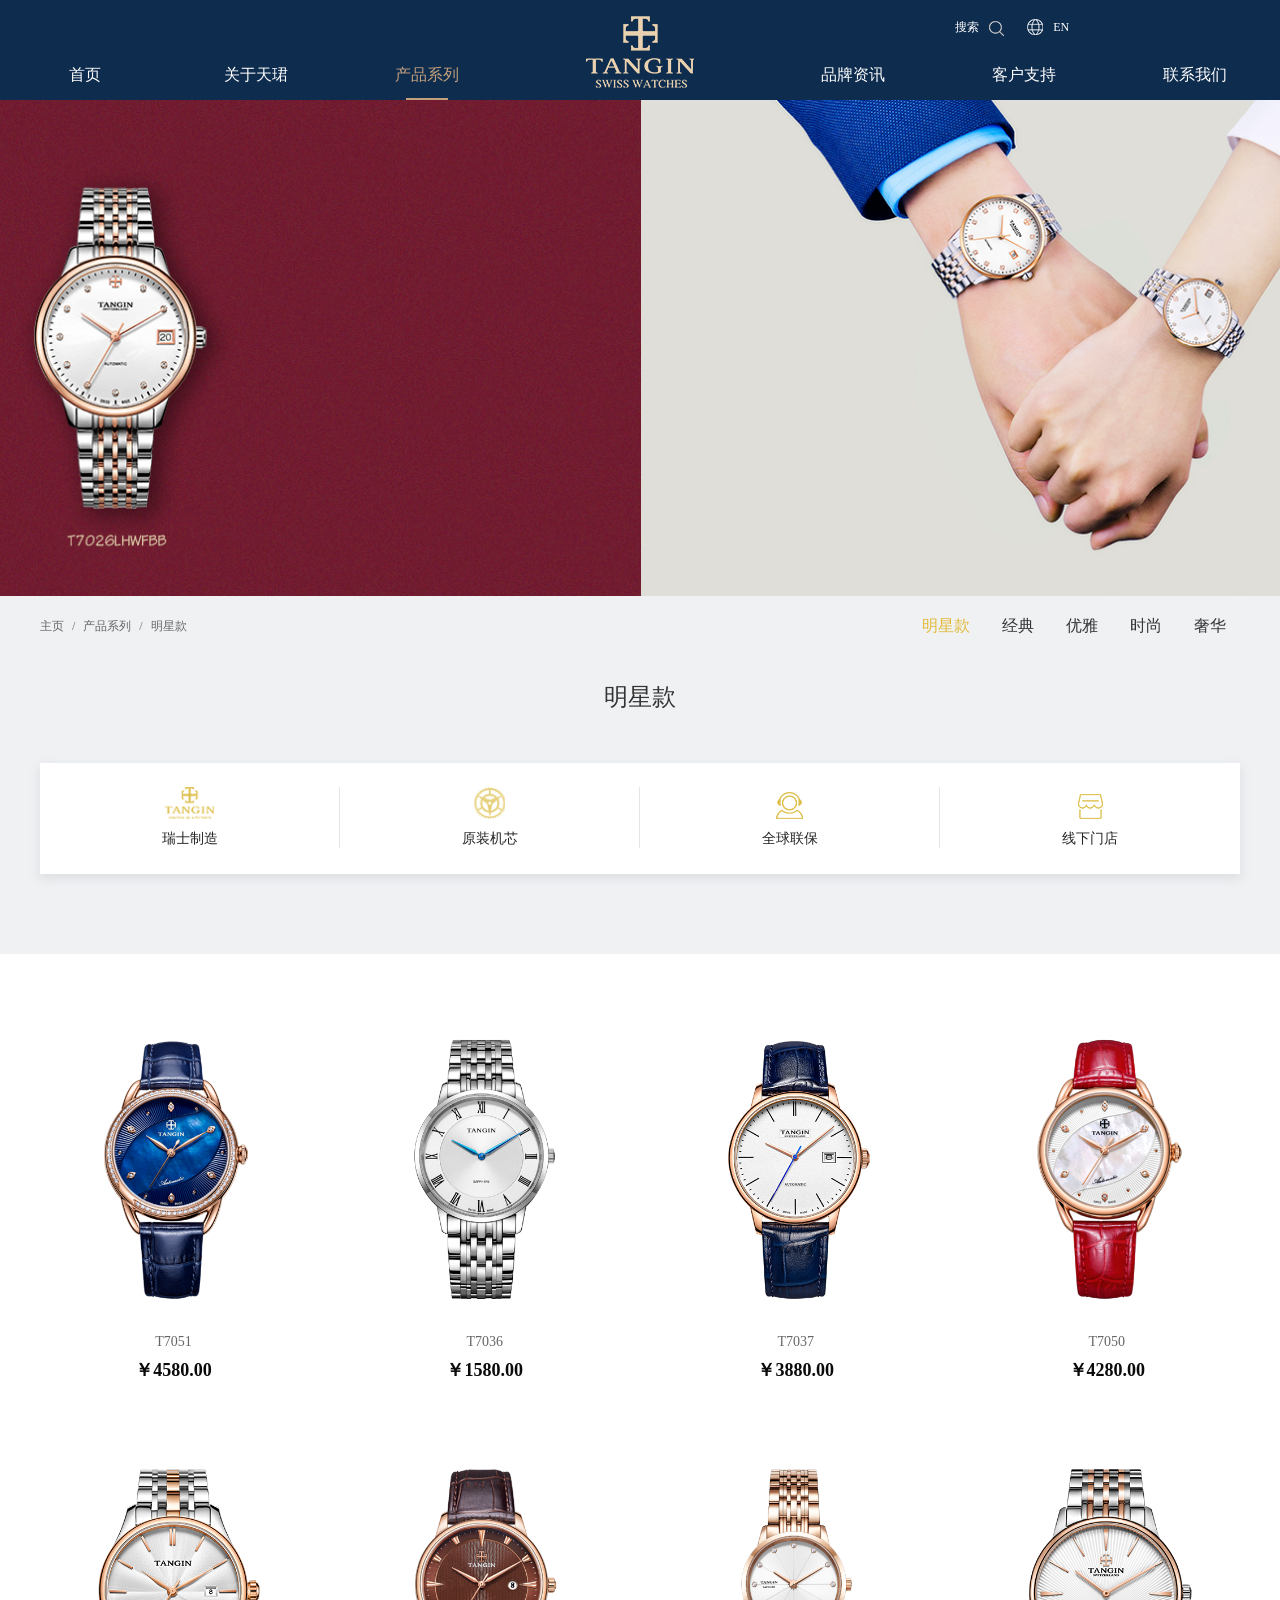
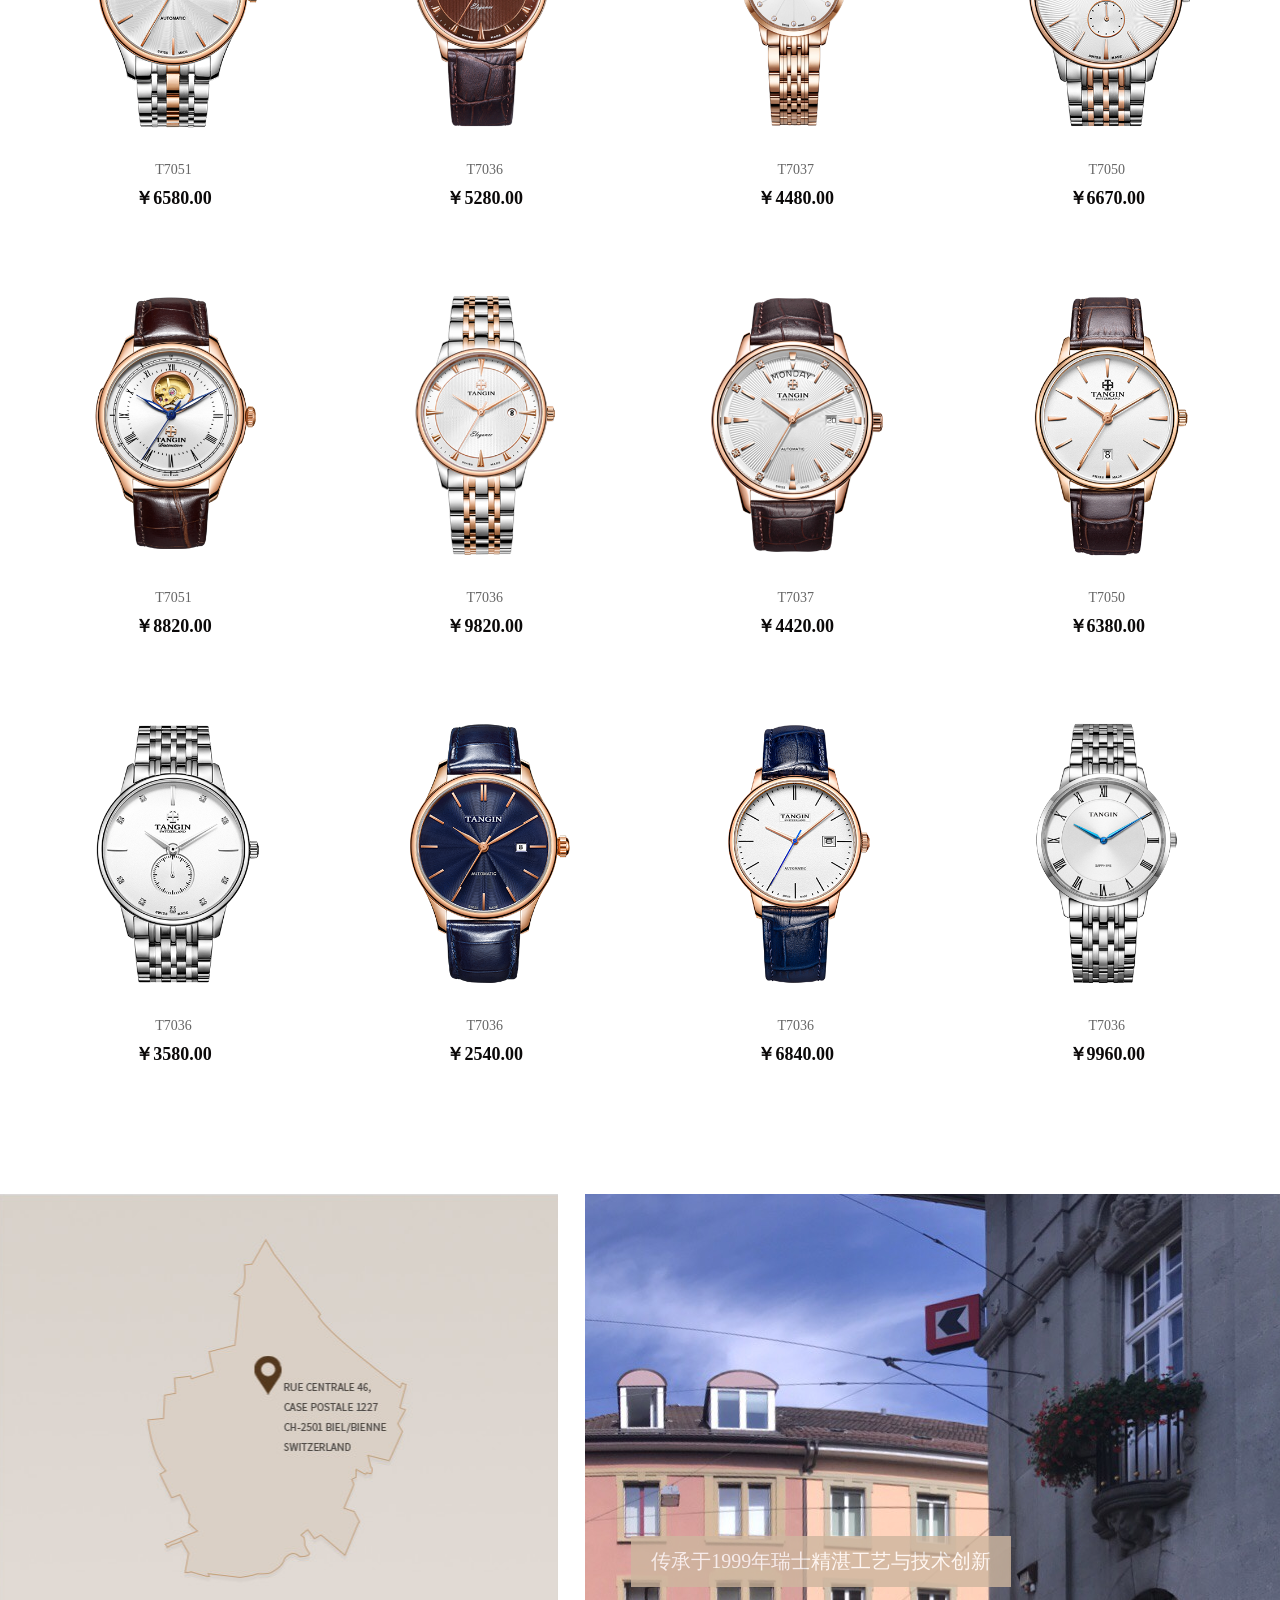
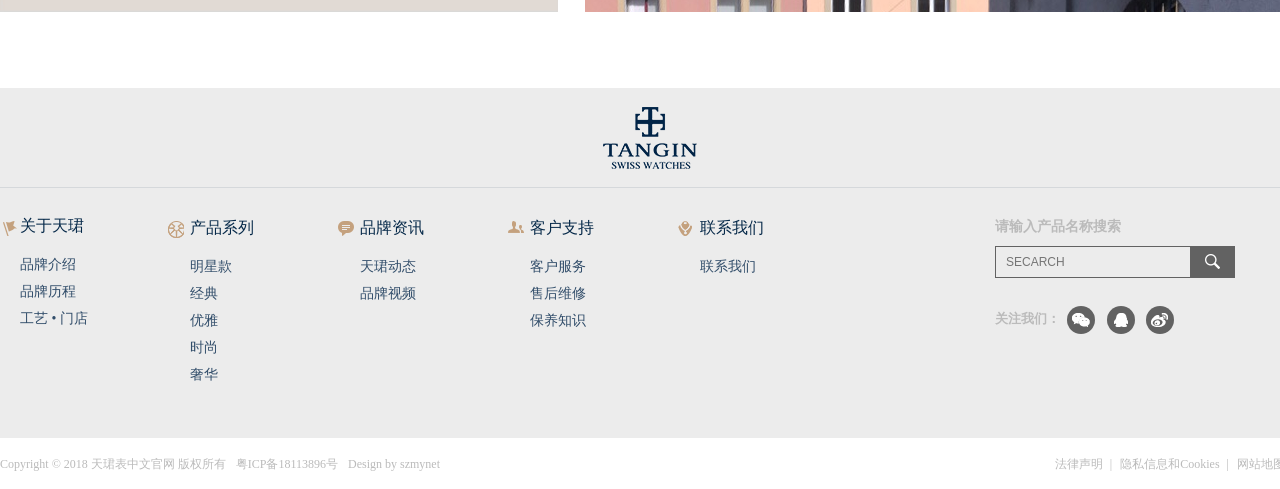
<file: tangin/chanpinxilie.html>
<!DOCTYPE html>
<html lang="en">
<head>
	<meta charset="UTF-8">
	<title>产品系列</title>
	<link rel="stylesheet" href="css/chanpinxilie.css">
	<link rel="stylesheet" href="css/cshdm.css">
	<link rel="shortcut icon" href="img/5bfb589d1bf53.ico">
	<link rel="stylesheet" href="css/swiper.min.css">
</head>
<body>
	<header>
		<div class="header_wrap">
			<div class="nav_left" id="nav_lt">
				<ul>
					<li>
						<a href="index.html">首页</a>
						<i></i>
					</li>
					<li>
						<a href="guanyutianjun.html">关于天珺</a>
						<i></i>
						<ul class="sun">
							<li><i></i><a href="#">品牌介绍</a></li>
							<li><i></i><a href="#">品牌历程</a></li>
							<li><i></i><a href="#">工艺·门店</a></li>
						</ul>
					</li>
					<li>
						<a href="chanpinxilie.html">产品系列</a>
						<i></i>
						<ul class="sun">
							<li><a href="#">明星款</a></li>
							<li>
								<span>经典</span>
								<a href="#">经典款</a>
							</li>
							<li>
								<span>优雅</span>
								<a href="#">优雅款</a>
								<a href="#">SKY系列</a>
								<a href="#">塞勒系列</a>
							</li>
							<li>
								<span>时尚</span>
								<a href="#">时尚款</a>
								<a href="#">月桂女神系列</a>
							</li>
							<li>
								<span>奢华</span>
								<a href="#">奢华款</a>
								<a href="#">典藏系列</a>
							</li>
						</ul>
					</li>
				</ul>
			</div>
			<div class="logo"><a href="index.html"><img src="img/logo.png" alt=""></a></div>
			<div class="nav_right nav_left">
				<ul>
					<li>
						<a href="pinpaizixun.html">品牌资讯</a>
						<i></i>
						<ul class="sun">
							<li><i></i><a href="#">天珺动态</a></li>
							<li><i></i><a href="#">品牌视频</a></li>
						</ul>
					</li>
					<li>
						<a href="customersupport.html">客户支持</a>
						<i></i>
						<ul class="sun">
							<li><i></i><a href="#">客户服务</a></li>
							<li><i></i><a href="#">售后维修</a></li>
							<li><i></i><a href="#">保养知识</a></li>
						</ul>
					</li>
					<li>
						<a href="contactus.html">联系我们</a>
						<i></i>
					</li>
				</ul>
			</div>
			<div class="btn">
				<a href="#" id="sou">搜索<i><img src="img/searchH.png" alt=""></i></a>
				<a href="#"><i><img src="img/language.png" alt=""></i>EN</a>
				<div id="btn">
					<input type="text" placeholder="SEAPCH">
					<span class="anniu"><img src="img/searchH.png" alt=""></span>
				</div>
				<script src="js/style.js"></script>
			</div>
		</div>
	</header>
	<section>
		<!-- banner -->
		<div class="banner"></div>
		<!-- 明星款 -->
		<div class="mxk">
			<div class="mxk_top">
				<div class="top_wrap">
					<div class="wrap_lt">
						<a href="#">主页</a>
						<span>/</span>
						<a href="#">产品系列</a>
						<span>/</span>
						<a href="#">明星款</a>
					</div>
					<div class="wrap_rt">
						<a href="#">明星款</a>
						<a href="#">经典</a>
						<a href="#">优雅</a>
						<a href="#">时尚</a>
						<a href="#">奢华</a>
					</div>
				</div>
			</div>
			<div class="content">
				<div class="content_wrap">
					<div class="tit">明星款</div>
					<div class="main">
						<a href="#">
							<i></i>
							<span>瑞士制造</span>
						</a>
						<a href="#">
							<i></i>
							<span>原装机芯</span>
						</a>
						<a href="#">
							<i></i>
							<span>全球联保</span>
						</a>
						<a href="#">
							<i></i>
							<span>线下门店</span>
						</a>
					</div>
				</div>
			</div>
			<!-- 列表手表 -->
			<div class="watch">
				<div class="watch_wrap">
					<ul>
						<li>
							<a href="xiangqing.html">
								<p class="tp"><i></i></p>
								<p class="nr">
									<span>T7051</span>
									<span class="jiage">￥4580.00</span>
								</p>
							</a>
						</li>
						<li>
							<a href="xiangqing.html">
								<p class="tp"><i></i></p>
								<p class="nr">
									<span>T7036</span>
									<span class="jiage">￥1580.00</span>
								</p>
							</a>
						</li>
						<li>
							<a href="xiangqing.html">
								<p class="tp"><i></i></p>
								<p class="nr">
									<span>T7037</span>
									<span class="jiage">￥3880.00</span>
								</p>
							</a>
						</li>
						<li>
							<a href="xiangqing.html">
								<p class="tp"><i></i></p>
								<p class="nr">
									<span>T7050</span>
									<span class="jiage">￥4280.00</span>
								</p>
							</a>
						</li>
						<li>
							<a href="xiangqing.html">
								<p class="tp"><i></i></p>
								<p class="nr">
									<span>T7051</span>
									<span class="jiage">￥6580.00</span>
								</p>
							</a>
						</li>
						<li>
							<a href="xiangqing.html">
								<p class="tp"><i></i></p>
								<p class="nr">
									<span>T7036</span>
									<span class="jiage">￥5280.00</span>
								</p>
							</a>
						</li>
						<li>
							<a href="xiangqing.html">
								<p class="tp"><i></i></p>
								<p class="nr">
									<span>T7037</span>
									<span class="jiage">￥4480.00</span>
								</p>
							</a>
						</li>
						<li>
							<a href="xiangqing.html">
								<p class="tp"><i></i></p>
								<p class="nr">
									<span>T7050</span>
									<span class="jiage">￥6670.00</span>
								</p>
							</a>
						</li>
						<li>
							<a href="xiangqing.html">
								<p class="tp"><i></i></p>
								<p class="nr">
									<span>T7051</span>
									<span class="jiage">￥8820.00</span>
								</p>
							</a>
						</li>
						<li>
							<a href="xiangqing.html">
								<p class="tp"><i></i></p>
								<p class="nr">
									<span>T7036</span>
									<span class="jiage">￥9820.00</span>
								</p>
							</a>
						</li>
						<li>
							<a href="xiangqing.html">
								<p class="tp"><i></i></p>
								<p class="nr">
									<span>T7037</span>
									<span class="jiage">￥4420.00</span>
								</p>
							</a>
						</li>
						<li>
							<a href="xiangqing.html">
								<p class="tp"><i></i></p>
								<p class="nr">
									<span>T7050</span>
									<span class="jiage">￥6380.00</span>
								</p>
							</a>
						</li>
						<li>
							<a href="xiangqing.html">
								<p class="tp"><i></i></p>
								<p class="nr">
									<span>T7036</span>
									<span class="jiage">￥3580.00</span>
								</p>
							</a>
						</li>
						<li>
							<a href="xiangqing.html">
								<p class="tp"><i></i></p>
								<p class="nr">
									<span>T7036</span>
									<span class="jiage">￥2540.00</span>
								</p>
							</a>
						</li>
						<li>
							<a href="xiangqing.html">
								<p class="tp"><i></i></p>
								<p class="nr">
									<span>T7036</span>
									<span class="jiage">￥6840.00</span>
								</p>
							</a>
						</li>
						<li>
							<a href="xiangqing.html">
								<p class="tp"><i></i></p>
								<p class="nr">
									<span>T7036</span>
									<span class="jiage">￥9960.00</span>
								</p>
							</a>
						</li>
					</ul>
				</div>
			</div>
		</div>
		<!-- map -->
		<div class="map">
			<div class="map_wrap">
				<div class="map_lt"><a href="#"></a></div>
				<div class="map_rt">
					<div class="swiper-container">
					    <div class="swiper-wrapper">
					      <div class="swiper-slide">
					      	<img src="img/5bf4d13da4d9a.jpg" alt="">
					      	<p>传承于1999年瑞士精湛工艺与技术创新</p>
					      </div>
					      <div class="swiper-slide">
					      	<img src="img/5be29d4300645.jpg" alt="">
					      	<p>传承于1999年瑞士精湛工艺与技术创新</p>
					      </div>
					    </div>
					    <!-- Add Pagination -->
					    <div class="swiper-pagination"></div>
					    <!-- Add Arrows -->
					  </div>

					  <!-- Swiper JS -->
					  <script src="js/swiper.min.js"></script>

					  <!-- Initialize Swiper -->
					  <script>
					    var swiper = new Swiper('.swiper-container', {
					      spaceBetween: 30,
					      centeredSlides: true,
					      autoplay: {
					        delay: 2500,
					        disableOnInteraction: false,
					      },
					      pagination: {
					        el: '.swiper-pagination',
					        clickable: true,
					      },
					      navigation: {
					        nextEl: '.swiper-button-next',
					        prevEl: '.swiper-button-prev',
					      },
					    });
					  </script>
				</div>
			</div>
		</div>
	</section>
	<footer>
		<div class="foot">
			<div class="foot-top">
				<div class="foot-top-wrapper">
					<div class="foot-top-top">
						<img src="img/foot-logo.png" alt="">
					</div>
					<div class="foot-top-left">
						<ul>
							<li>关于天珺</li>
							<li><a href="">品牌介绍</a></li>
							<li><a href="">品牌历程</a></li>
							<li><a href="">工艺 • 门店</a></li>
						</ul>
						<ul>
							<li>产品系列</li>
							<li><a href="">明星款</a></li>
							<li><a href="">经典</a></li>
							<li><a href="">优雅</a></li>
							<li><a href="">时尚</a></li>
							<li><a href="">奢华</a></li>
						</ul>
						<ul>
							<li>品牌资讯</li>
							<li><a href="">天珺动态</a></li>
							<li><a href="">品牌视频</a></li>
						</ul>
						<ul>
							<li>客户支持</li>
							<li><a href="">客户服务</a></li>
							<li><a href="">售后维修</a></li>
							<li><a href="">保养知识</a></li>
						</ul>
						<ul>
							<li>联系我们</li>
							<li><a href="">联系我们</a></li>
						</ul>
					</div>
					<div class="foot-top-right">
						<div class="foot-top-right-box">
							<h4>请输入产品名称搜索</h4>
							<h6>
								<input type="text" placeholder="SECARCH" id="inp1">
								<a href=""></a>
							</h6>
							<h5>
								<span>关注我们：</span>
								<div class="p">
									<div id="QR-code">
										<img src="img/foot-weixin-erweima.jpg" alt="" width="105" height="105">
									</div>
									<a href="" class="weixin" id="weixin"></a>
								</div>
								<p><a href="" class="qq"></a></p>
								<p><a href="" class="weibo"></a></p>
							</h5>
						</div>
					</div>
				</div>
			</div>
			<div class="foot-bottom">
				<div class="foot-bottom-left">
					<ul>
						<li><a href="">Copyright © 2018 天珺表中文官网 版权所有</a></li>
						<li><a href="">粤ICP备18113896号</a></li>
						<li><a href="">Design by szmynet </a></li>
					</ul>
				</div>
				<div class="foot-bottom-right">
					<ul>
						<li><a href="">法律声明</a><span>|</span></li>
						<li><a href="">隐私信息和Cookies</a><span>|</span></li>
						<li><a href="">网站地图</a></li>
					</ul>
				</div>
			</div>
		</div>
	</footer>
</body>
</html>
</file>
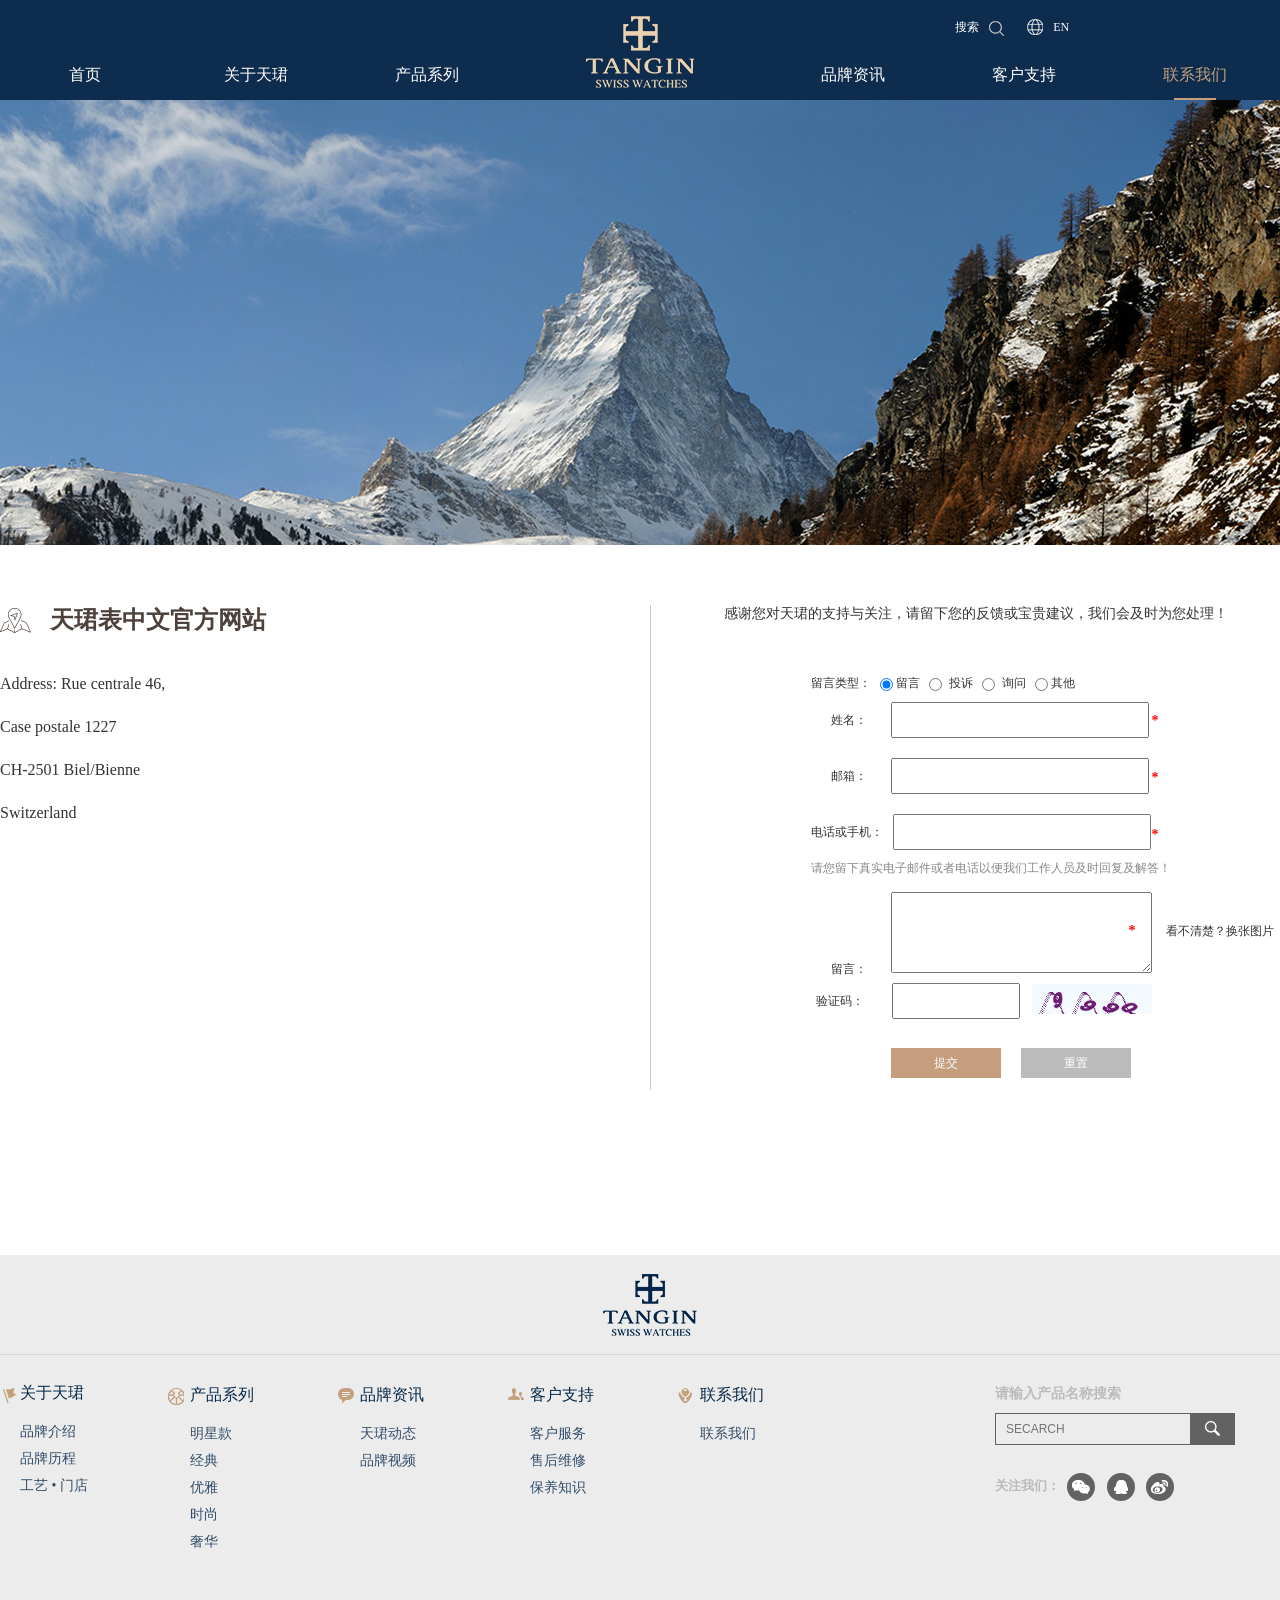
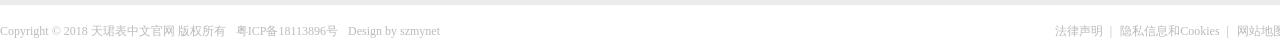
<file: tangin/contactus.html>
<!DOCTYPE html>
<html lang="en">
<head>
	<meta charset="UTF-8">
	<link rel="stylesheet" href="css/contactus.css">
	<link rel="stylesheet" href="css/cshdm.css">
	<link rel="shortcut icon" href="img/5bfb589d1bf53.ico">
	<title>联系我们</title>
</head>
<body>
	<header>
		<div class="header_wrap">
			<div class="nav_left">
				<ul>
					<li>
						<a href="index.html">首页</a>
						<i></i>
					</li>
					<li>
						<a href="guanyutianjun.html">关于天珺</a>
						<i></i>
						<ul class="sun">
							<li><i></i><a href="#">品牌介绍</a></li>
							<li><i></i><a href="#">品牌历程</a></li>
							<li><i></i><a href="#">工艺·门店</a></li>
						</ul>
					</li>
					<li>
						<a href="chanpinxilie.html">产品系列</a>
						<i></i>
						<ul class="sun">
							<li><a href="#">明星款</a></li>
							<li>
								<span>经典</span>
								<a href="#">经典款</a>
							</li>
							<li>
								<span>优雅</span>
								<a href="#">优雅款</a>
								<a href="#">SKY系列</a>
								<a href="#">塞勒系列</a>
							</li>
							<li>
								<span>时尚</span>
								<a href="#">时尚款</a>
								<a href="#">月桂女神系列</a>
							</li>
							<li>
								<span>奢华</span>
								<a href="#">奢华款</a>
								<a href="#">典藏系列</a>
							</li>
						</ul>
					</li>
				</ul>
			</div>
			<div class="logo"><a href="index.html"><img src="img/logo.png" alt=""></a></div>
			<div class="nav_right nav_left">
				<ul>
					<li>
						<a href="pinpaizixun.html">品牌资讯</a>
						<i></i>
						<ul class="sun">
							<li><i></i><a href="#">天珺动态</a></li>
							<li><i></i><a href="#">品牌视频</a></li>
						</ul>
					</li>
					<li>
						<a href="customersupport.html">客户支持</a>
						<i></i>
						<ul class="sun">
							<li><i></i><a href="#">客户服务</a></li>
							<li><i></i><a href="#">售后维修</a></li>
							<li><i></i><a href="#">保养知识</a></li>
						</ul>
					</li>
					<li>
						<a href="contactus.html">联系我们</a>
						<i></i>
					</li>
				</ul>
			</div>
			<div class="btn">
				<a href="#" id="sou">搜索<i><img src="img/searchH.png" alt=""></i></a>
				<a href="#"><i><img src="img/language.png" alt=""></i>EN</a>
				<div id="btn">
					<input type="text" placeholder="SEAPCH">
					<span class="anniu"><img src="img/searchH.png" alt=""></span>
				</div>
				<script src="js/style.js"></script>
			</div>
		</div>
	</header>
	<section>
		<div class="banner"><i></i></div>
		<div class="section-middle">
			<div class="section-middle-wrapper">
				<div class="section-middle-left">
					<h6>
						<i></i>
						<span>天珺表中文官方网站</span>
					</h6>
					<div class="left-content">
						<ul>
							<li>Address: Rue centrale 46,</li>
							<li>Case postale 1227</li>
							<li>CH-2501 Biel/Bienne</li>
							<li>Switzerland</li>
						</ul>
					</div>
				</div>
				<div class="section-middle-right">
					<p>感谢您对天珺的支持与关注，请留下您的反馈或宝贵建议，我们会及时为您处理！</p>
					<div class="input-area">
						<div class="liuyan">
							<span>留言类型：</span>
										<input type="radio" name="nei" checked=""><span>留言</span>
										<input type="radio" name="nei"> <span>投诉</span>
										<input type="radio" name="nei"> <span>询问</span>
										<input type="radio" name="nei"><span>其他</span>
										<br>
										<span class="span1">姓名：</span><input type="text" class="inp2" id="xm"><b class="b1">*</b><br>
										<span class="span1">邮箱：</span><input type="text" class="inp2" id="yx"><b class="b2">*</b><br>
										<span>电话或手机：</span><input type="text" class="inp2" id="dh"><b class="b3">*</b>
									<p>请您留下真实电子邮件或者电话以便我们工作人员及时回复及解答！</p>
							<span class="span1">留言：</span><textarea name="" cols="30" rows="5" id="ly"></textarea><b class="b4">*</b><br>
							<span class="yzm">验证码：</span><input id="yz" class="inp3" type="text" style="width:120px;height: 30px;"><img src="img/yzm.png" alt="" width="120" height="30">
							<div>看不清楚？换张图片</div>
							<div class="btn">
								<div class="btn1" id="tj" onclick="fun()"><span>提交</span></div>
								<div class="btn2" id="cz" onclick="chu()"><span>重置</span></div>
							</div>
						</div>
					</div>
				</div>
			</div>
		</div>
	</section>
	<script src="js/style.js"></script>
	<!-- 尾部 -->
	<footer>
		<div class="foot">
			<div class="foot-top">
				<div class="foot-top-wrapper">
					<div class="foot-top-top">
						<img src="img/foot-logo.png" alt="">
					</div>
					<div class="foot-top-left">
						<ul>
							<li>关于天珺</li>
							<li><a href="">品牌介绍</a></li>
							<li><a href="">品牌历程</a></li>
							<li><a href="">工艺 • 门店</a></li>
						</ul>
						<ul>
							<li>产品系列</li>
							<li><a href="">明星款</a></li>
							<li><a href="">经典</a></li>
							<li><a href="">优雅</a></li>
							<li><a href="">时尚</a></li>
							<li><a href="">奢华</a></li>
						</ul>
						<ul>
							<li>品牌资讯</li>
							<li><a href="">天珺动态</a></li>
							<li><a href="">品牌视频</a></li>
						</ul>
						<ul>
							<li>客户支持</li>
							<li><a href="">客户服务</a></li>
							<li><a href="">售后维修</a></li>
							<li><a href="">保养知识</a></li>
						</ul>
						<ul>
							<li>联系我们</li>
							<li><a href="">联系我们</a></li>
						</ul>
					</div>
					<div class="foot-top-right">
						<div class="foot-top-right-box">
							<h4>请输入产品名称搜索</h4>
							<h6>
								<input type="text" placeholder="SECARCH" id="inp1">
								<a href=""></a>
							</h6>
							<h5>
								<span>关注我们：</span>
								<div class="p">
									<div id="QR-code">
										<img src="img/foot-weixin-erweima.jpg" alt="" width="105" height="105">
									</div>
									<a href="" class="weixin" id="weixin"></a>
								</div>
								<p><a href="" class="qq"></a></p>
								<p><a href="" class="weibo"></a></p>
							</h5>
						</div>
					</div>
				</div>
			</div>
			<div class="foot-bottom">
				<div class="foot-bottom-left">
					<ul>
						<li><a href="">Copyright © 2018 天珺表中文官网 版权所有</a></li>
						<li><a href="">粤ICP备18113896号</a></li>
						<li><a href="">Design by szmynet </a></li>
					</ul>
				</div>
				<div class="foot-bottom-right">
					<ul>
						<li><a href="">法律声明</a><span>|</span></li>
						<li><a href="">隐私信息和Cookies</a><span>|</span></li>
						<li><a href="">网站地图</a></li>
					</ul>
				</div>
			</div>
		</div>
	</footer>
</body>
</html>
</file>
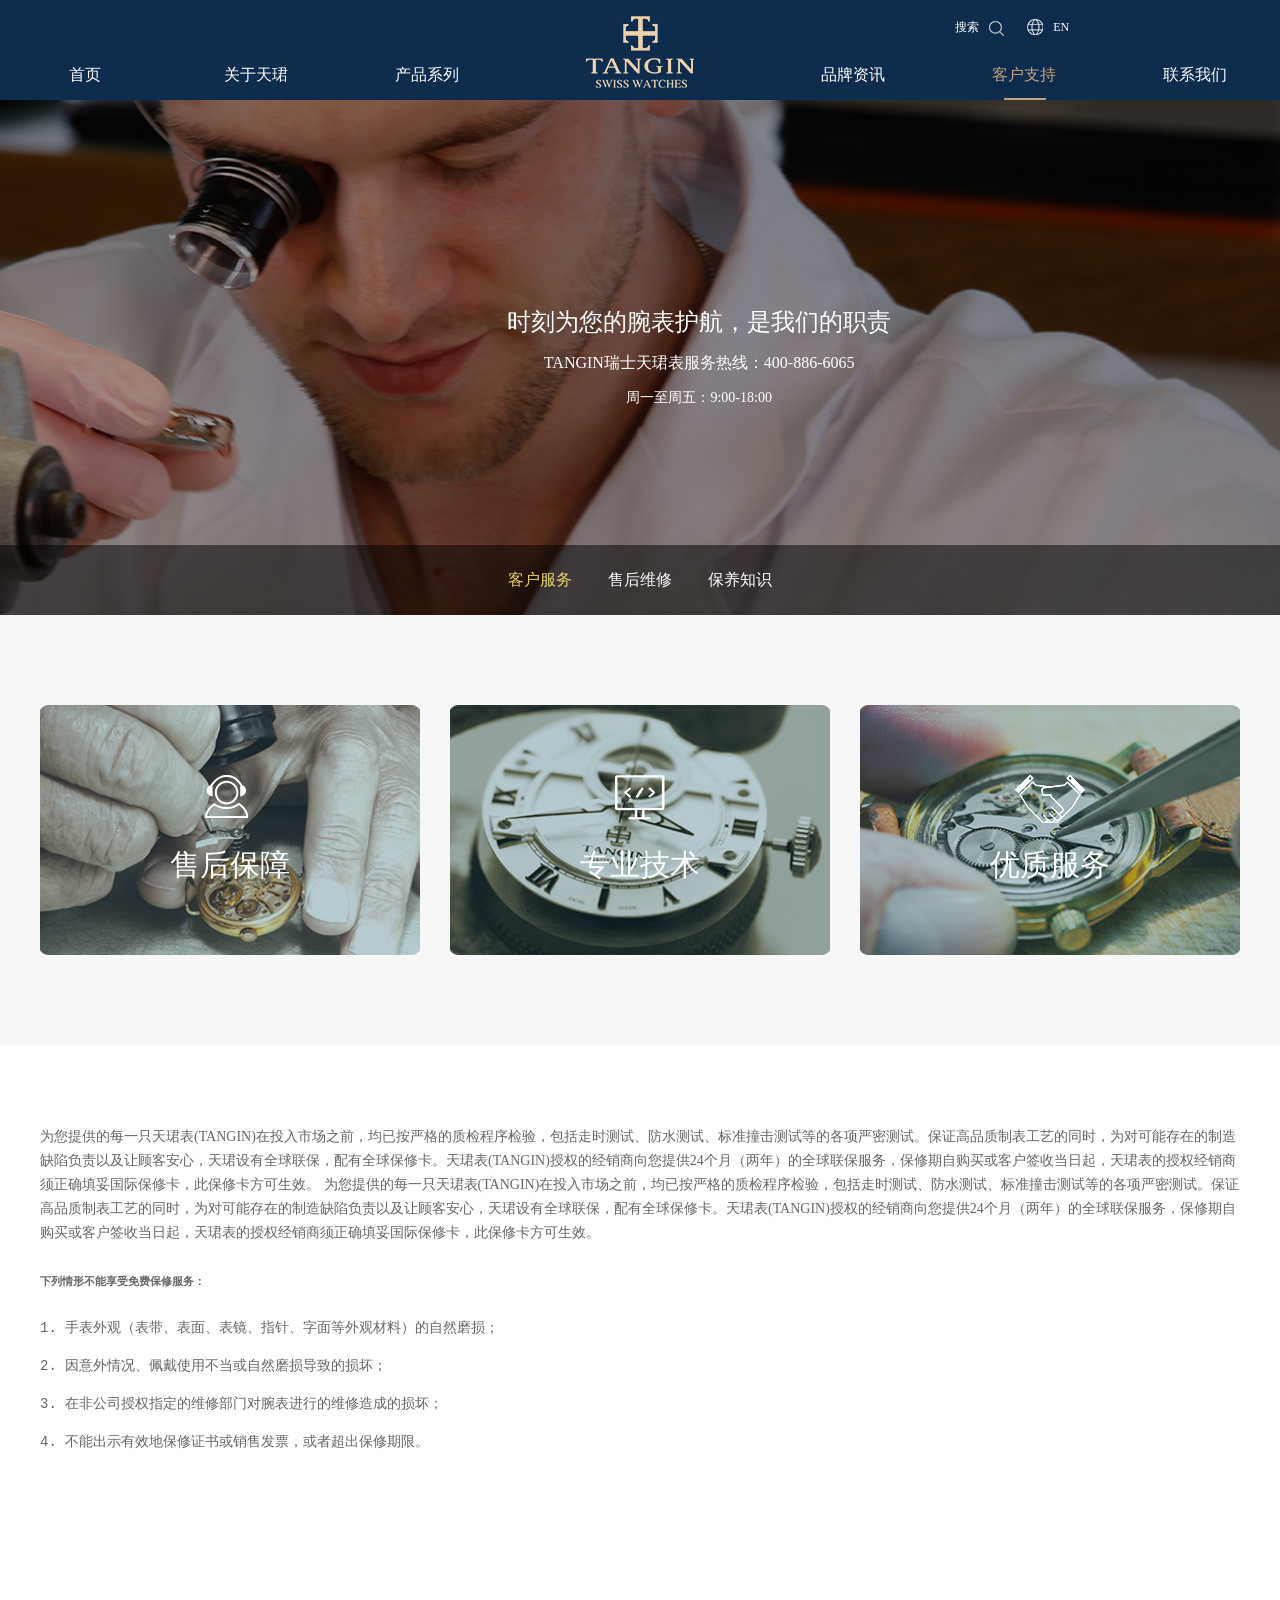
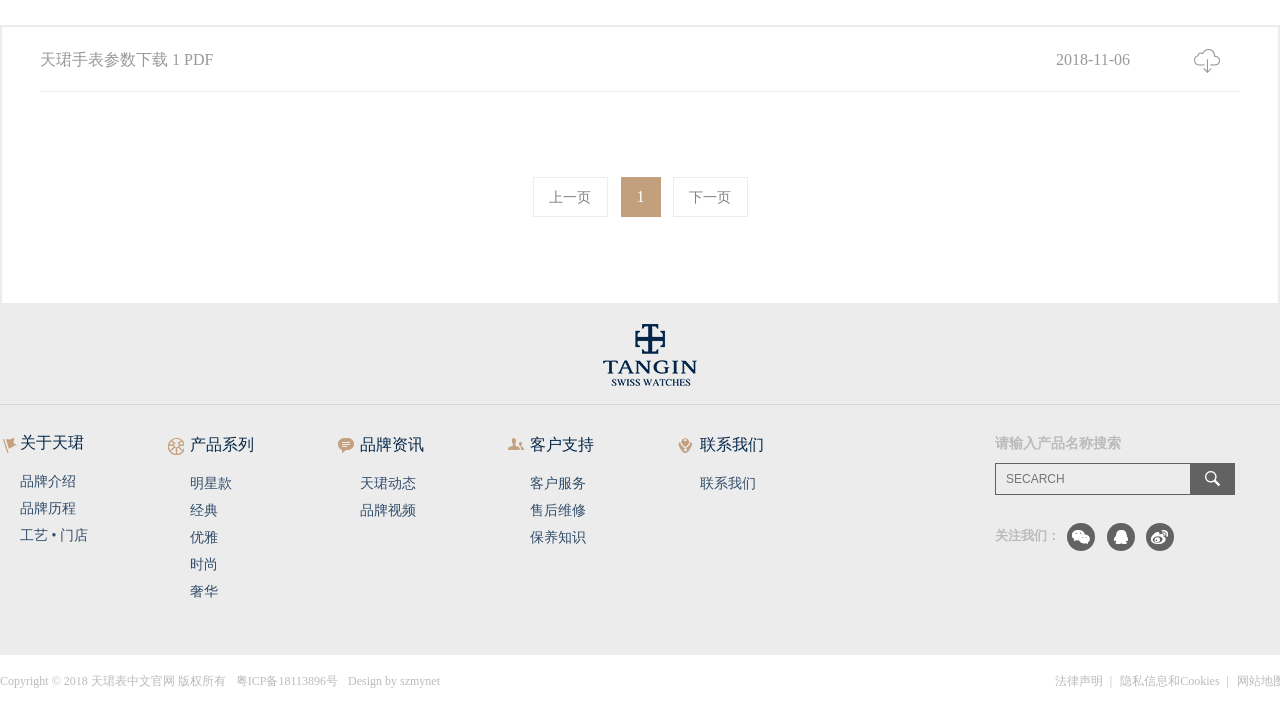
<file: tangin/customersupport.html>
<!DOCTYPE html>
<html lang="en">
<head>
	<meta charset="UTF-8">
	<link rel="stylesheet" href="css/customersuppor.css">
	<link rel="stylesheet" href="css/cshdm.css">
	<link rel="shortcut icon" href="img/5bfb589d1bf53.ico">
	<meta name="viewport" content="width=device-width, initial-scale=1, minimum-scale=1, maximum-scale=1">
	<link rel="stylesheet" href="css/swiper.min.css">
	<title>客户支持</title>
</head>
<body>
	<header>
		<div class="header_wrap">
			<div class="nav_left">
				<ul>
					<li>
						<a href="index.html">首页</a>
						<i></i>
					</li>
					<li>
						<a href="guanyutianjun.html">关于天珺</a>
						<i></i>
						<ul class="sun">
							<li><i></i><a href="#">品牌介绍</a></li>
							<li><i></i><a href="#">品牌历程</a></li>
							<li><i></i><a href="#">工艺·门店</a></li>
						</ul>
					</li>
					<li>
						<a href="chanpinxilie.html">产品系列</a>
						<i></i>
						<ul class="sun">
							<li><a href="#">明星款</a></li>
							<li>
								<span>经典</span>
								<a href="#">经典款</a>
							</li>
							<li>
								<span>优雅</span>
								<a href="#">优雅款</a>
								<a href="#">SKY系列</a>
								<a href="#">塞勒系列</a>
							</li>
							<li>
								<span>时尚</span>
								<a href="#">时尚款</a>
								<a href="#">月桂女神系列</a>
							</li>
							<li>
								<span>奢华</span>
								<a href="#">奢华款</a>
								<a href="#">典藏系列</a>
							</li>
						</ul>
					</li>
				</ul>
			</div>
			<div class="logo"><a href="index.html"><img src="img/logo.png" alt=""></a></div>
			<div class="nav_right nav_left">
				<ul>
					<li>
						<a href="pinpaizixun.html">品牌资讯</a>
						<i></i>
						<ul class="sun">
							<li><i></i><a href="#">天珺动态</a></li>
							<li><i></i><a href="#">品牌视频</a></li>
						</ul>
					</li>
					<li>
						<a href="customersupport.html">客户支持</a>
						<i></i>
						<ul class="sun">
							<li><i></i><a href="#">客户服务</a></li>
							<li><i></i><a href="#">售后维修</a></li>
							<li><i></i><a href="#">保养知识</a></li>
						</ul>
					</li>
					<li>
						<a href="contactus.html">联系我们</a>
						<i></i>
					</li>
				</ul>
			</div>
			<div class="btn">
				<a href="#" id="sou">搜索<i><img src="img/searchH.png" alt=""></i></a>
				<a href="#"><i><img src="img/language.png" alt=""></i>EN</a>
				<div id="btn">
					<input type="text" placeholder="SEAPCH">
					<span class="anniu"><img src="img/searchH.png" alt=""></span>
				</div>
			</div>
		</div>
	</header>
	<section>
		<div class="banner">
			<div class="center-text">
				<h2>时刻为您的腕表护航，是我们的职责</h2>
				<h4>TANGIN瑞士天珺表服务热线：400-886-6065</h4>
				<h6>周一至周五：9:00-18:00</h6>
			</div>
			<div class="bottom-square">
				<div class="bottom-square-wrapper">
					<div><a href="">客户服务</a></div>
					<div><a href="">售后维修</a></div>
					<div><a href="">保养知识</a></div>
				</div>
			</div>
		</div>
		<div class="display">
			<div class="display-wrapper">
				<ul>
					<li><i></i><span>售后保障</span></li>
					<li><i></i><span>专业技术</span></li>
					<li><i></i><span>优质服务</span></li>
				</ul>
			</div>
		</div>
		<div class="text-area">
			<div class="text-area-wrapper">
				<p>为您提供的每一只天珺表(TANGIN)在投入市场之前，均已按严格的质检程序检验，包括走时测试、防水测试、标准撞击测试等的各项严密测试。保证高品质制表工艺的同时，为对可能存在的制造缺陷负责以及让顾客安心，天珺设有全球联保，配有全球保修卡。天珺表(TANGIN)授权的经销商向您提供24个月（两年）的全球联保服务，保修期自购买或客户签收当日起，天珺表的授权经销商须正确填妥国际保修卡，此保修卡方可生效。 为您提供的每一只天珺表(TANGIN)在投入市场之前，均已按严格的质检程序检验，包括走时测试、防水测试、标准撞击测试等的各项严密测试。保证高品质制表工艺的同时，为对可能存在的制造缺陷负责以及让顾客安心，天珺设有全球联保，配有全球保修卡。天珺表(TANGIN)授权的经销商向您提供24个月（两年）的全球联保服务，保修期自购买或客户签收当日起，天珺表的授权经销商须正确填妥国际保修卡，此保修卡方可生效。</p>
				<h6>下列情形不能享受免费保修服务：</h6>
				<code>1. 手表外观（表带、表面、表镜、指针、字面等外观材料）的自然磨损；</code>
				<code>2. 因意外情况、佩戴使用不当或自然磨损导致的损坏；</code>
				<code>3. 在非公司授权指定的维修部门对腕表进行的维修造成的损坏；</code>
				<code>4. 不能出示有效地保修证书或销售发票，或者超出保修期限。</code>
			</div>
		</div>
		<div class="text-bottom">
			<div class="text-bottom-wrapper">
				<div class="text-bottom-wrapper-top">
					<a href="">天珺手表参数下载 1 PDF</a>
					<div class="r">
						<a href="">2018-11-06</a>
						<img src="img/display-down.png" alt="">
					</div>
				</div>
				<div class="text-bottom-wrapper-bottom">
					<div class="shang">上一页</div>
					<div class="zhong">1</div>
					<div class="xia">下一页</div>
				</div>
			</div>
		</div>
	</section>
	<!-- 尾部 -->
	<footer>
		<div class="foot">
			<div class="foot-top">
				<div class="foot-top-wrapper">
					<div class="foot-top-top">
						<img src="img/foot-logo.png" alt="">
					</div>
					<div class="foot-top-left">
						<ul>
							<li>关于天珺</li>
							<li><a href="">品牌介绍</a></li>
							<li><a href="">品牌历程</a></li>
							<li><a href="">工艺 • 门店</a></li>
						</ul>
						<ul>
							<li>产品系列</li>
							<li><a href="">明星款</a></li>
							<li><a href="">经典</a></li>
							<li><a href="">优雅</a></li>
							<li><a href="">时尚</a></li>
							<li><a href="">奢华</a></li>
						</ul>
						<ul>
							<li>品牌资讯</li>
							<li><a href="">天珺动态</a></li>
							<li><a href="">品牌视频</a></li>
						</ul>
						<ul>
							<li>客户支持</li>
							<li><a href="">客户服务</a></li>
							<li><a href="">售后维修</a></li>
							<li><a href="">保养知识</a></li>
						</ul>
						<ul>
							<li>联系我们</li>
							<li><a href="">联系我们</a></li>
						</ul>
					</div>
					<div class="foot-top-right">
						<div class="foot-top-right-box">
							<h4>请输入产品名称搜索</h4>
							<h6>
								<input type="text" placeholder="SECARCH" id="inp1">
								<a href=""></a>
							</h6>
							<h5>
								<span>关注我们：</span>
								<div class="p">
									<div id="QR-code">
										<img src="img/foot-weixin-erweima.jpg" alt="" width="105" height="105">
									</div>
									<a href="" class="weixin" id="weixin"></a>
								</div>
								<p><a href="" class="qq"></a></p>
								<p><a href="" class="weibo"></a></p>
							</h5>
						</div>
					</div>
				</div>
			</div>
			<div class="foot-bottom">
				<div class="foot-bottom-left">
					<ul>
						<li><a href="">Copyright © 2018 天珺表中文官网 版权所有</a></li>
						<li><a href="">粤ICP备18113896号</a></li>
						<li><a href="">Design by szmynet </a></li>
					</ul>
				</div>
				<div class="foot-bottom-right">
					<ul>
						<li><a href="">法律声明</a><span>|</span></li>
						<li><a href="">隐私信息和Cookies</a><span>|</span></li>
						<li><a href="">网站地图</a></li>
					</ul>
				</div>
			</div>
		</div>
	</footer>
</body>
</html>
</file>
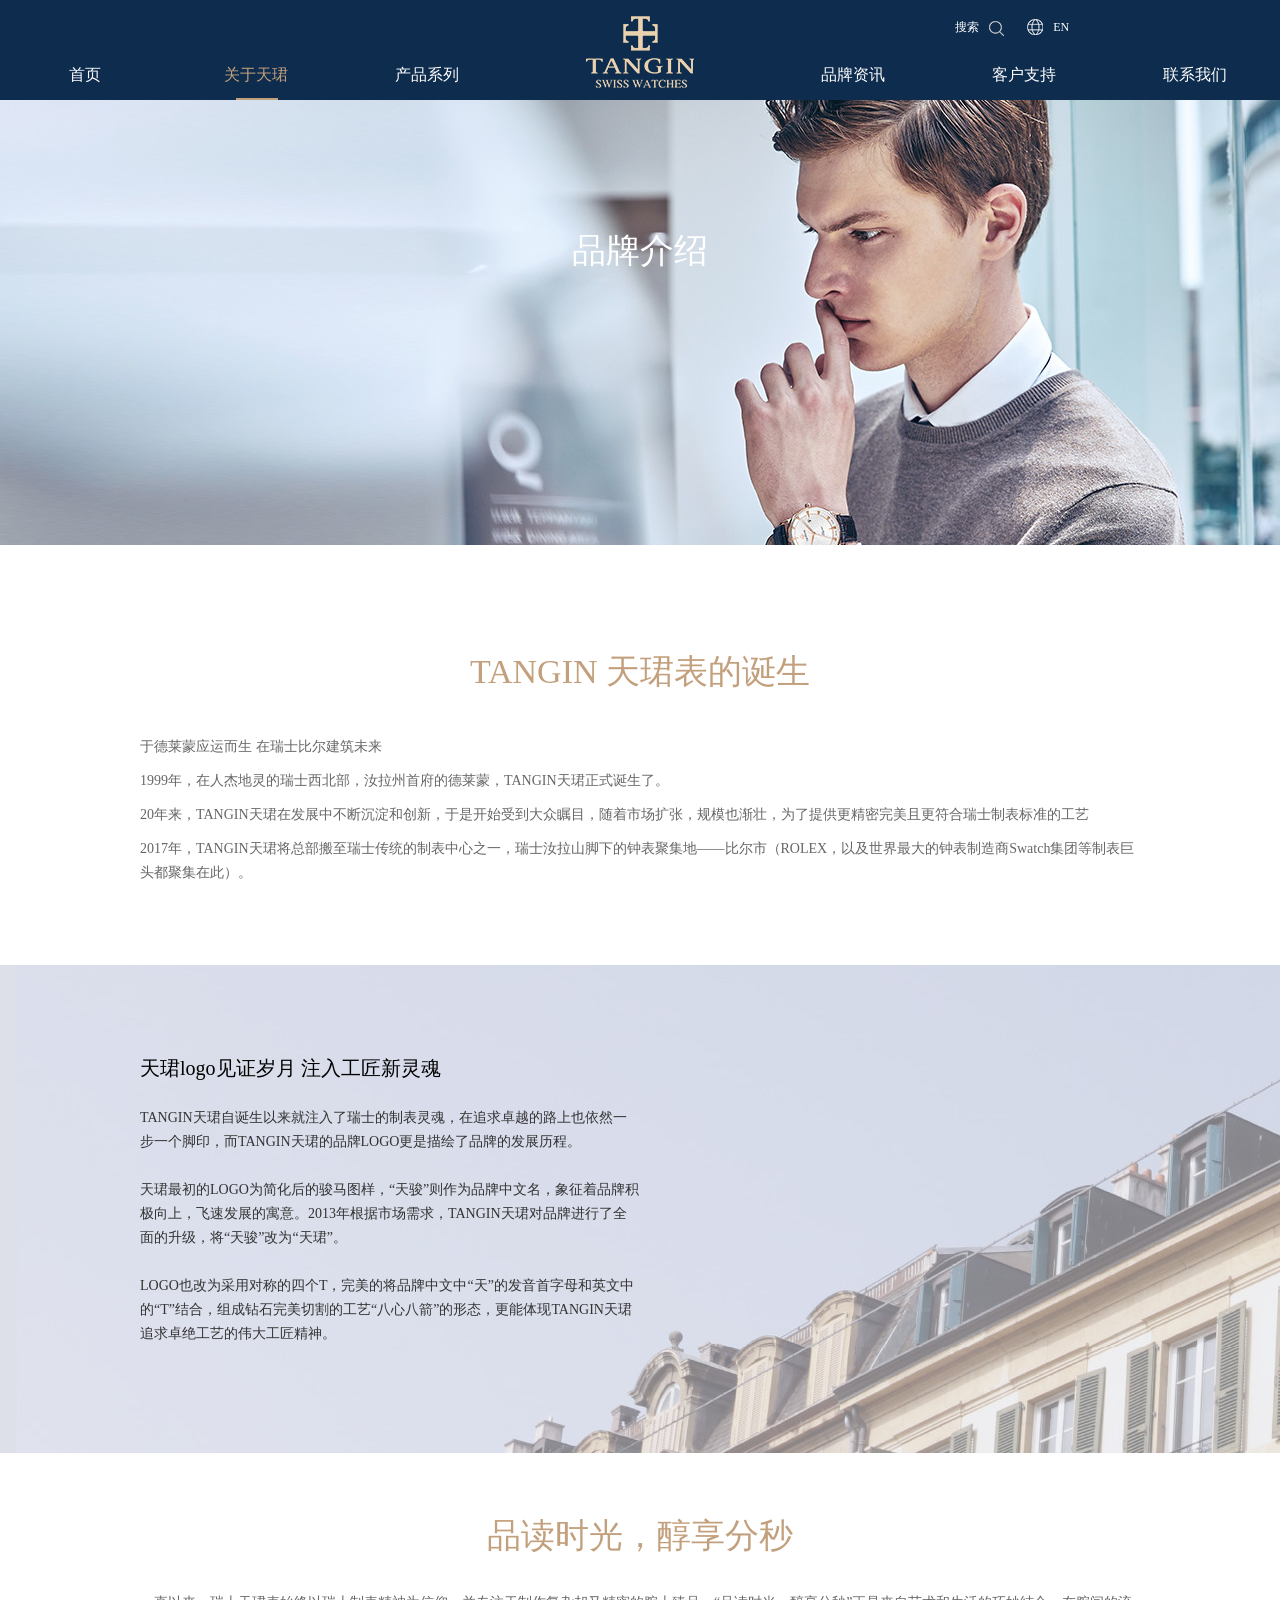
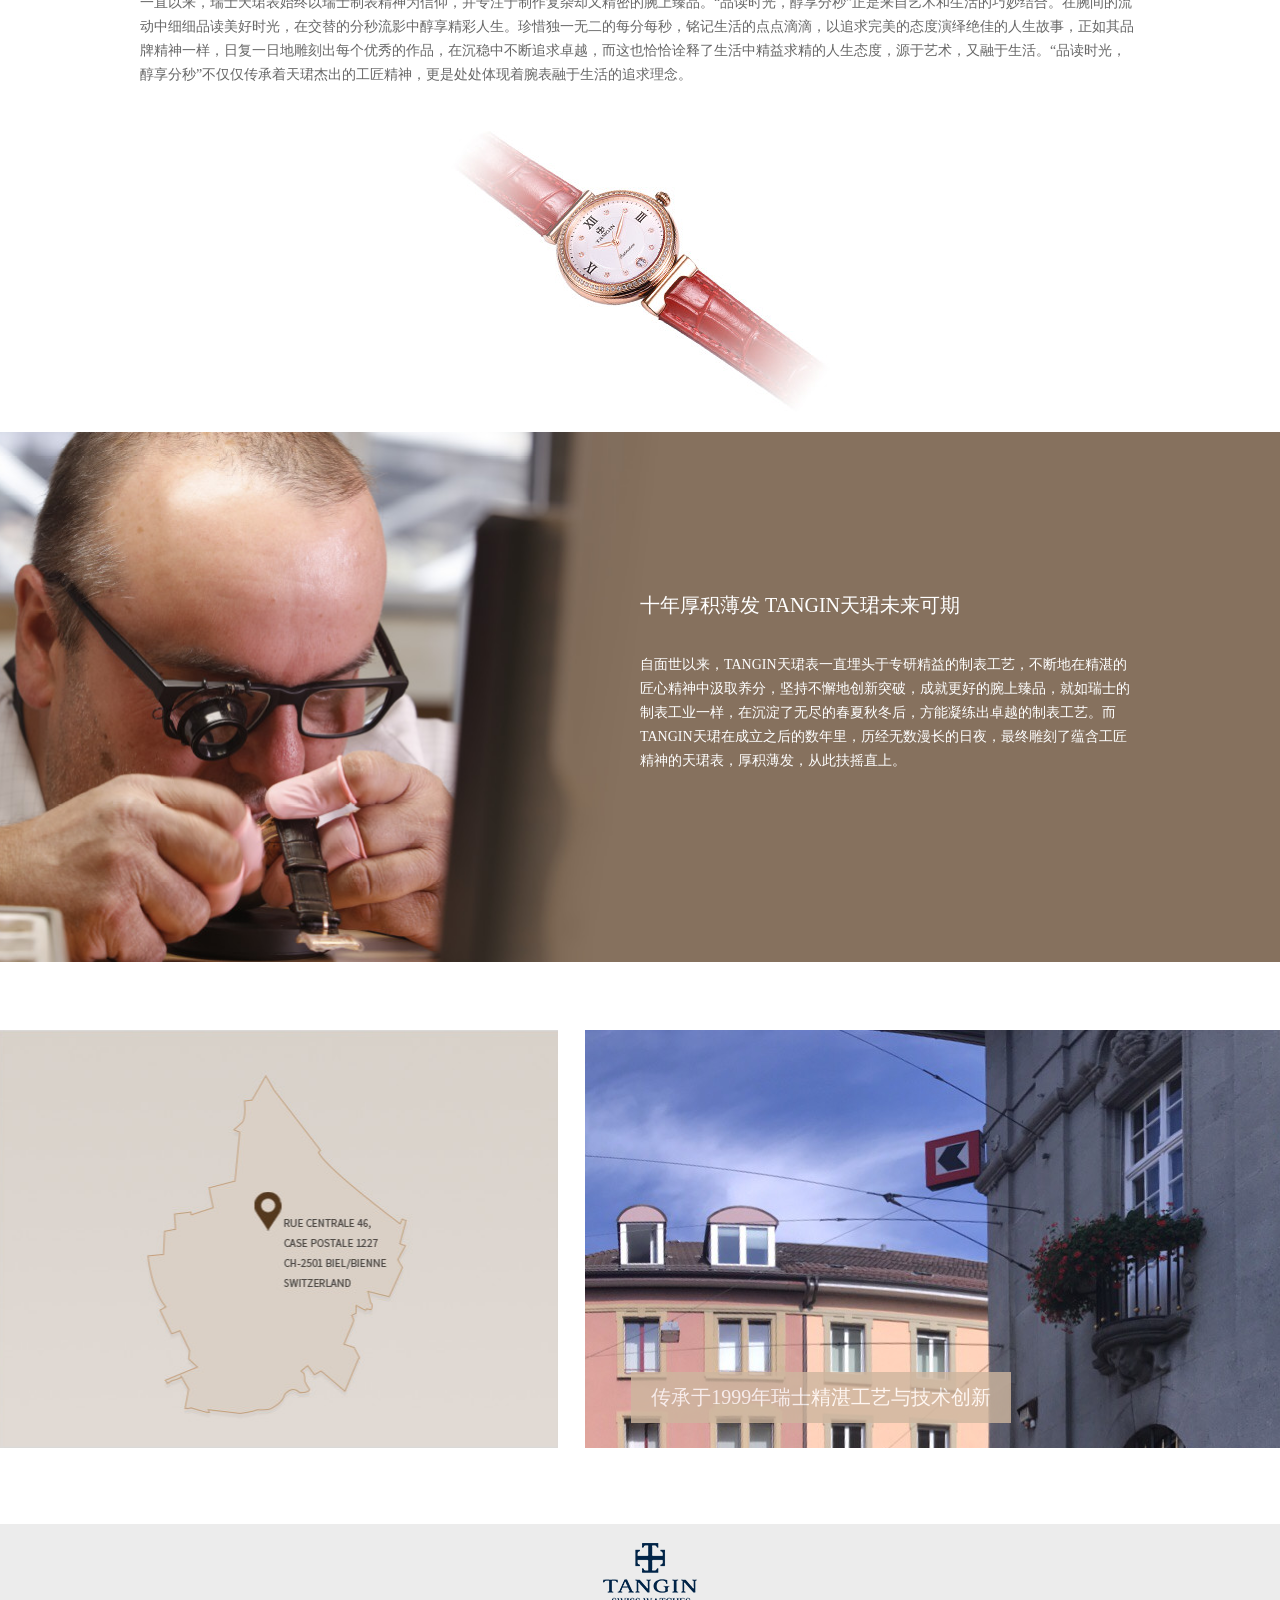
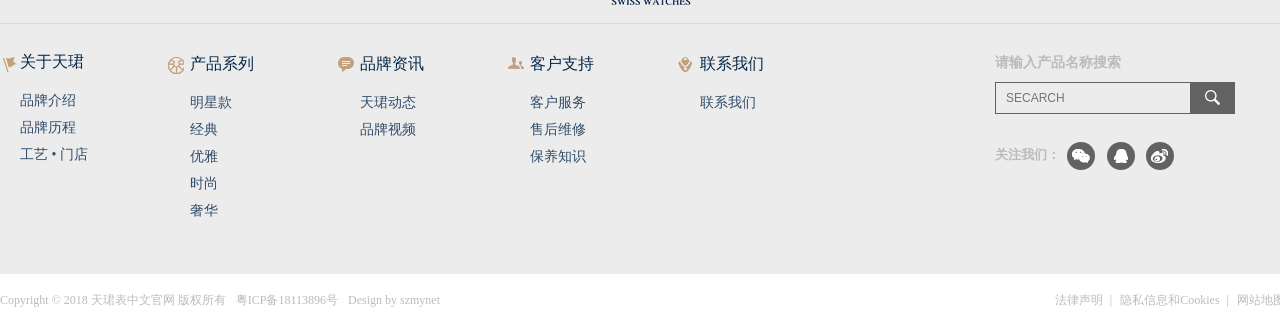
<file: tangin/guanyutianjun.html>
<!DOCTYPE html>
<html lang="en">
<head>
	<meta charset="UTF-8">
	<title>关于天珺</title>
	<link rel="stylesheet" href="css/guanyutianjun.css">
	<link rel="stylesheet" href="css/cshdm.css">
	<link rel="shortcut icon" href="img/5bfb589d1bf53.ico">
	<link rel="stylesheet" href="css/swiper.min.css">
</head>
<body>
	<header>
		<div class="header_wrap">
			<div class="nav_left" id="nav_lt">
				<ul>
					<li>
						<a href="index.html">首页</a>
						<i></i>
					</li>
					<li>
						<a href="guanyutianjun.html">关于天珺</a>
						<i></i>
						<ul class="sun">
							<li><i></i><a href="#">品牌介绍</a></li>
							<li><i></i><a href="#">品牌历程</a></li>
							<li><i></i><a href="#">工艺·门店</a></li>
						</ul>
					</li>
					<li>
						<a href="chanpinxilie.html">产品系列</a>
						<i></i>
						<ul class="sun">
							<li><a href="#">明星款</a></li>
							<li>
								<span>经典</span>
								<a href="#">经典款</a>
							</li>
							<li>
								<span>优雅</span>
								<a href="#">优雅款</a>
								<a href="#">SKY系列</a>
								<a href="#">塞勒系列</a>
							</li>
							<li>
								<span>时尚</span>
								<a href="#">时尚款</a>
								<a href="#">月桂女神系列</a>
							</li>
							<li>
								<span>奢华</span>
								<a href="#">奢华款</a>
								<a href="#">典藏系列</a>
							</li>
						</ul>
					</li>
				</ul>
			</div>
			<div class="logo"><a href="index.html"><img src="img/logo.png" alt=""></a></div>
			<div class="nav_right nav_left">
				<ul>
					<li>
						<a href="pinpaizixun.html">品牌资讯</a>
						<i></i>
						<ul class="sun">
							<li><i></i><a href="#">天珺动态</a></li>
							<li><i></i><a href="#">品牌视频</a></li>
						</ul>
					</li>
					<li>
						<a href="customersupport.html">客户支持</a>
						<i></i>
						<ul class="sun">
							<li><i></i><a href="#">客户服务</a></li>
							<li><i></i><a href="#">售后维修</a></li>
							<li><i></i><a href="#">保养知识</a></li>
						</ul>
					</li>
					<li>
						<a href="contactus.html">联系我们</a>
						<i></i>
					</li>
				</ul>
			</div>
			<div class="btn">
				<a href="#" id="sou">搜索<i><img src="img/searchH.png" alt=""></i></a>
				<a href="#"><i><img src="img/language.png" alt=""></i>EN</a>
				<div id="btn">
					<input type="text" placeholder="SEAPCH">
					<span class="anniu"><img src="img/searchH.png" alt=""></span>
				</div>
				<script src="js/style.js"></script>
			</div>
		</div>
	</header>
	<section>
		<!-- banner -->
		<div class="banner">
			<p>品牌介绍</p>
		</div>
		<!-- 天珺表的诞生 -->
		<div class="ds">
			<div class="ds_main">
				<div class="title">TANGIN 天珺表的诞生</div>
				<div class="zi">
					<p>于德莱蒙应运而生 在瑞士比尔建筑未来</p>
					<p>1999年，在人杰地灵的瑞士西北部，汝拉州首府的德莱蒙，TANGIN天珺正式诞生了。</p>
					<p>20年来，TANGIN天珺在发展中不断沉淀和创新，于是开始受到大众瞩目，随着市场扩张，规模也渐壮，为了提供更精密完美且更符合瑞士制表标准的工艺</p>
					<p>2017年，TANGIN天珺将总部搬至瑞士传统的制表中心之一，瑞士汝拉山脚下的钟表聚集地——比尔市（ROLEX，以及世界最大的钟表制造商Swatch集团等制表巨头都聚集在此）。</p>
				</div>
			</div>
		</div>
		<!-- 见证岁月 -->
		<div class="jzsy">
			<div class="jzsy_wrap">
				<div class="word">
					<div class="tit">天珺logo见证岁月 注入工匠新灵魂</div>
					<p>TANGIN天珺自诞生以来就注入了瑞士的制表灵魂，在追求卓越的路上也依然一步一个脚印，而TANGIN天珺的品牌LOGO更是描绘了品牌的发展历程。</p>
					<p>天珺最初的LOGO为简化后的骏马图样，“天骏”则作为品牌中文名，象征着品牌积极向上，飞速发展的寓意。2013年根据市场需求，TANGIN天珺对品牌进行了全面的升级，将“天骏”改为“天珺”。</p>
					<p>LOGO也改为采用对称的四个T，完美的将品牌中文中“天”的发音首字母和英文中的“T”结合，组成钻石完美切割的工艺“八心八箭”的形态，更能体现TANGIN天珺追求卓绝工艺的伟大工匠精神。</p>
				</div>
			</div>
		</div>
		<!-- 品读时光，醇享分秒 -->
		<div class="pdsg">
			<div class="pdsg_wrap">
				<div class="word">
					<div class="tit">品读时光，醇享分秒</div>
					<p>一直以来，瑞士天珺表始终以瑞士制表精神为信仰，并专注于制作复杂却又精密的腕上臻品。“品读时光，醇享分秒”正是来自艺术和生活的巧妙结合。在腕间的流动中细细品读美好时光，在交替的分秒流影中醇享精彩人生。珍惜独一无二的每分每秒，铭记生活的点点滴滴，以追求完美的态度演绎绝佳的人生故事，正如其品牌精神一样，日复一日地雕刻出每个优秀的作品，在沉稳中不断追求卓越，而这也恰恰诠释了生活中精益求精的人生态度，源于艺术，又融于生活。“品读时光，醇享分秒”不仅仅传承着天珺杰出的工匠精神，更是处处体现着腕表融于生活的追求理念。</p>
				</div>
				<div class="tp"><img src="img/20181107081150_94885.jpg" alt=""></div>
			</div>
		</div>
		<!-- 十年厚积 -->
		<div class="snhj">
			<div class="snhj_wrap">
				<div class="word">
					<div class="tit">十年厚积薄发 TANGIN天珺未来可期</div>
					<p>自面世以来，TANGIN天珺表一直埋头于专研精益的制表工艺，不断地在精湛的匠心精神中汲取养分，坚持不懈地创新突破，成就更好的腕上臻品，就如瑞士的制表工业一样，在沉淀了无尽的春夏秋冬后，方能凝练出卓越的制表工艺。而TANGIN天珺在成立之后的数年里，历经无数漫长的日夜，最终雕刻了蕴含工匠精神的天珺表，厚积薄发，从此扶摇直上。</p>
				</div>
			</div>
		</div>
		<!-- map -->
		<div class="map">
			<div class="map_wrap">
				<div class="map_lt"><a href="#"></a></div>
				<div class="map_rt">
					<div class="swiper-container">
					    <div class="swiper-wrapper">
					      <div class="swiper-slide">
					      	<img src="img/5bf4d13da4d9a.jpg" alt="">
					      	<p>传承于1999年瑞士精湛工艺与技术创新</p>
					      </div>
					      <div class="swiper-slide">
					      	<img src="img/5be29d4300645.jpg" alt="">
					      	<p>传承于1999年瑞士精湛工艺与技术创新</p>
					      </div>
					    </div>
					    <!-- Add Pagination -->
					    <div class="swiper-pagination"></div>
					    <!-- Add Arrows -->
					  </div>

					  <!-- Swiper JS -->
					  <script src="js/swiper.min.js"></script>

					  <!-- Initialize Swiper -->
					  <script>
					    var swiper = new Swiper('.swiper-container', {
					      spaceBetween: 30,
					      centeredSlides: true,
					      autoplay: {
					        delay: 2500,
					        disableOnInteraction: false,
					      },
					      pagination: {
					        el: '.swiper-pagination',
					        clickable: true,
					      },
					      navigation: {
					        nextEl: '.swiper-button-next',
					        prevEl: '.swiper-button-prev',
					      },
					    });
					  </script>
				</div>
			</div>
		</div>
	</section>
	<footer>
		<div class="foot">
			<div class="foot-top">
				<div class="foot-top-wrapper">
					<div class="foot-top-top">
						<img src="img/foot-logo.png" alt="">
					</div>
					<div class="foot-top-left">
						<ul>
							<li>关于天珺</li>
							<li><a href="">品牌介绍</a></li>
							<li><a href="">品牌历程</a></li>
							<li><a href="">工艺 • 门店</a></li>
						</ul>
						<ul>
							<li>产品系列</li>
							<li><a href="">明星款</a></li>
							<li><a href="">经典</a></li>
							<li><a href="">优雅</a></li>
							<li><a href="">时尚</a></li>
							<li><a href="">奢华</a></li>
						</ul>
						<ul>
							<li>品牌资讯</li>
							<li><a href="">天珺动态</a></li>
							<li><a href="">品牌视频</a></li>
						</ul>
						<ul>
							<li>客户支持</li>
							<li><a href="">客户服务</a></li>
							<li><a href="">售后维修</a></li>
							<li><a href="">保养知识</a></li>
						</ul>
						<ul>
							<li>联系我们</li>
							<li><a href="">联系我们</a></li>
						</ul>
					</div>
					<div class="foot-top-right">
						<div class="foot-top-right-box">
							<h4>请输入产品名称搜索</h4>
							<h6>
								<input type="text" placeholder="SECARCH" id="inp1">
								<a href=""></a>
							</h6>
							<h5>
								<span>关注我们：</span>
								<div class="p">
									<div id="QR-code">
										<img src="img/foot-weixin-erweima.jpg" alt="" width="105" height="105">
									</div>
									<a href="" class="weixin" id="weixin"></a>
								</div>
								<p><a href="" class="qq"></a></p>
								<p><a href="" class="weibo"></a></p>
							</h5>
						</div>
					</div>
				</div>
			</div>
			<div class="foot-bottom">
				<div class="foot-bottom-left">
					<ul>
						<li><a href="">Copyright © 2018 天珺表中文官网 版权所有</a></li>
						<li><a href="">粤ICP备18113896号</a></li>
						<li><a href="">Design by szmynet </a></li>
					</ul>
				</div>
				<div class="foot-bottom-right">
					<ul>
						<li><a href="">法律声明</a><span>|</span></li>
						<li><a href="">隐私信息和Cookies</a><span>|</span></li>
						<li><a href="">网站地图</a></li>
					</ul>
				</div>
			</div>
		</div>
	</footer>
</body>
</html>
</file>
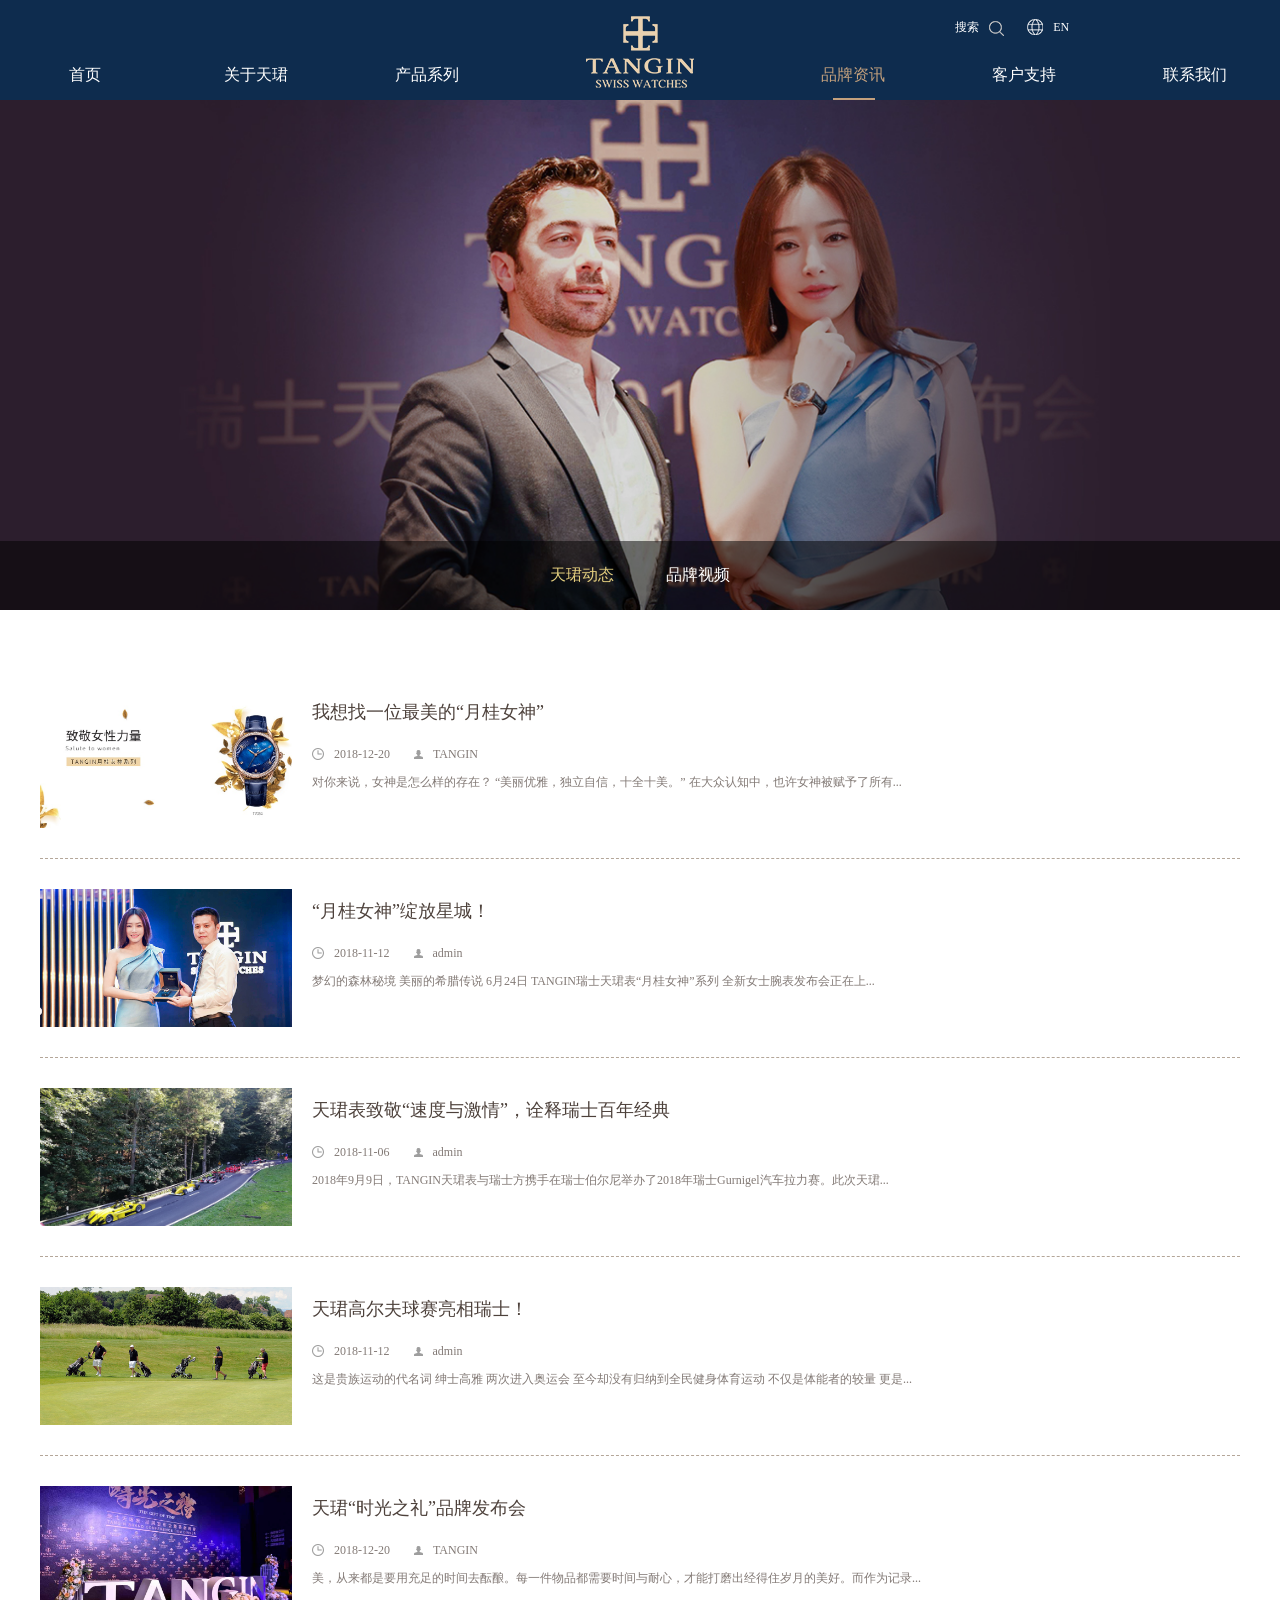
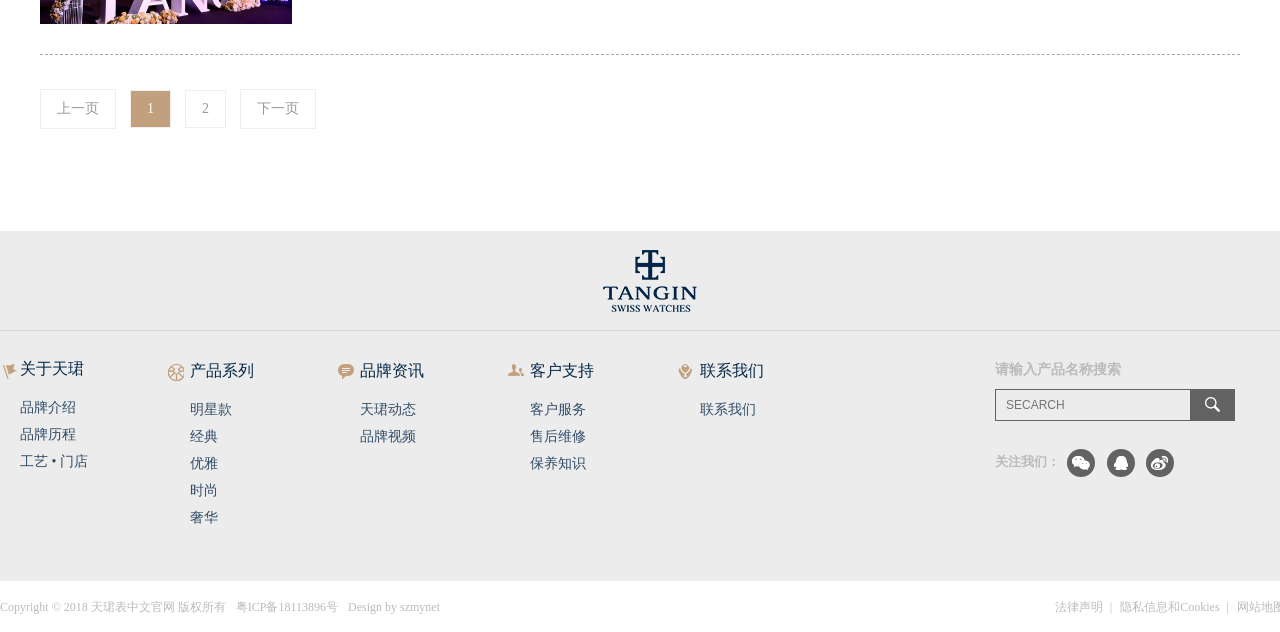
<file: tangin/pinpaizixun.html>
<!DOCTYPE html>
<html lang="en">
<head>
	<meta charset="UTF-8">
	<title>品牌资讯</title>
	<link rel="stylesheet" href="css/pinpaizixun.css">
	<link rel="stylesheet" href="css/cshdm.css">
	<link rel="shortcut icon" href="img/5bfb589d1bf53.ico">
</head>
<body>
	<header>
		<div class="header_wrap">
			<div class="nav_left" id="nav_lt">
				<ul>
					<li>
						<a href="index.html">首页</a>
						<i></i>
					</li>
					<li>
						<a href="guanyutianjun.html">关于天珺</a>
						<i></i>
						<ul class="sun">
							<li><i></i><a href="#">品牌介绍</a></li>
							<li><i></i><a href="#">品牌历程</a></li>
							<li><i></i><a href="#">工艺·门店</a></li>
						</ul>
					</li>
					<li>
						<a href="chanpinxilie.html">产品系列</a>
						<i></i>
						<ul class="sun">
							<li><a href="#">明星款</a></li>
							<li>
								<span>经典</span>
								<a href="#">经典款</a>
							</li>
							<li>
								<span>优雅</span>
								<a href="#">优雅款</a>
								<a href="#">SKY系列</a>
								<a href="#">塞勒系列</a>
							</li>
							<li>
								<span>时尚</span>
								<a href="#">时尚款</a>
								<a href="#">月桂女神系列</a>
							</li>
							<li>
								<span>奢华</span>
								<a href="#">奢华款</a>
								<a href="#">典藏系列</a>
							</li>
						</ul>
					</li>
				</ul>
			</div>
			<div class="logo"><a href="index.html"><img src="img/logo.png" alt=""></a></div>
			<div class="nav_right nav_left">
				<ul>
					<li>
						<a href="pinpaizixun.html">品牌资讯</a>
						<i></i>
						<ul class="sun">
							<li><i></i><a href="#">天珺动态</a></li>
							<li><i></i><a href="#">品牌视频</a></li>
						</ul>
					</li>
					<li>
						<a href="customersupport.html">客户支持</a>
						<i></i>
						<ul class="sun">
							<li><i></i><a href="#">客户服务</a></li>
							<li><i></i><a href="#">售后维修</a></li>
							<li><i></i><a href="#">保养知识</a></li>
						</ul>
					</li>
					<li>
						<a href="contactus.html">联系我们</a>
						<i></i>
					</li>
				</ul>
			</div>
			<div class="btn">
				<a href="#" id="sou">搜索<i><img src="img/searchH.png" alt=""></i></a>
				<a href="#"><i><img src="img/language.png" alt=""></i>EN</a>
				<div id="btn">
					<input type="text" placeholder="SEAPCH">
					<span class="anniu"><img src="img/searchH.png" alt=""></span>
				</div>
				<script src="js/style.js"></script>
			</div>
		</div>
	</header>
	<section>
		<!-- banner -->
		<div class="banner">
			<div class="banner_bar">
				<a href="#">天珺动态</a>
				<a href="#">品牌视频</a>
			</div>
		</div>
		<!-- 新闻动态 -->
		<div class="news">
			<div class="news_wrap">
				<div class="news-list">
					<div class="lt"><a href="#"></a></div>
					<div class="rt">
						<a href="#">我想找一位最美的“月桂女神”</a>
						<p class="sj">
							<i></i>
							<span>2018-12-20</span>
							<i class="ren"></i>
							<span>TANGIN</span>
						</p>
						<p class="zi">对你来说，女神是怎么样的存在？ “美丽优雅，独立自信，十全十美。” 在大众认知中，也许女神被赋予了所有...</p>
					</div>
				</div>
				<div class="news-list">
					<div class="lt"><a href="#"></a></div>
					<div class="rt">
						<a href="#">“月桂女神”绽放星城！</a>
						<p class="sj">
							<i></i>
							<span>2018-11-12</span>
							<i class="ren"></i>
							<span>admin</span>
						</p>
						<p class="zi">梦幻的森林秘境 美丽的希腊传说 6月24日 TANGIN瑞士天珺表“月桂女神”系列 全新女士腕表发布会正在上...</p>
					</div>
				</div>
				<div class="news-list">
					<div class="lt"><a href="#"></a></div>
					<div class="rt">
						<a href="#">天珺表致敬“速度与激情”，诠释瑞士百年经典</a>
						<p class="sj">
							<i></i>
							<span>2018-11-06</span>
							<i class="ren"></i>
							<span>admin</span>
						</p>
						<p class="zi">2018年9月9日，TANGIN天珺表与瑞士方携手在瑞士伯尔尼举办了2018年瑞士Gurnigel汽车拉力赛。此次天珺...</p>
					</div>
				</div>
				<div class="news-list">
					<div class="lt"><a href="#"></a></div>
					<div class="rt">
						<a href="#">天珺高尔夫球赛亮相瑞士！</a>
						<p class="sj">
							<i></i>
							<span>2018-11-12</span>
							<i class="ren"></i>
							<span>admin</span>
						</p>
						<p class="zi">这是贵族运动的代名词 绅士高雅 两次进入奥运会 至今却没有归纳到全民健身体育运动 不仅是体能者的较量 更是...</p>
					</div>
				</div>
				<div class="news-list">
					<div class="lt"><a href="#"></a></div>
					<div class="rt">
						<a href="#">天珺“时光之礼”品牌发布会</a>
						<p class="sj">
							<i></i>
							<span>2018-12-20</span>
							<i class="ren"></i>
							<span>TANGIN</span>
						</p>
						<p class="zi">美，从来都是要用充足的时间去酝酿。每一件物品都需要时间与耐心，才能打磨出经得住岁月的美好。而作为记录...</p>
					</div>
				</div>
				<!-- 按钮 -->
				<div class="btn">
					<a href="#">上一页</a>
					<a href="#">1</a>
					<a href="#">2</a>
					<a href="#">下一页</a>
				</div>
			</div>
		</div>
	</section>
	<footer>
		<div class="foot">
			<div class="foot-top">
				<div class="foot-top-wrapper">
					<div class="foot-top-top">
						<img src="img/foot-logo.png" alt="">
					</div>
					<div class="foot-top-left">
						<ul>
							<li>关于天珺</li>
							<li><a href="">品牌介绍</a></li>
							<li><a href="">品牌历程</a></li>
							<li><a href="">工艺 • 门店</a></li>
						</ul>
						<ul>
							<li>产品系列</li>
							<li><a href="">明星款</a></li>
							<li><a href="">经典</a></li>
							<li><a href="">优雅</a></li>
							<li><a href="">时尚</a></li>
							<li><a href="">奢华</a></li>
						</ul>
						<ul>
							<li>品牌资讯</li>
							<li><a href="">天珺动态</a></li>
							<li><a href="">品牌视频</a></li>
						</ul>
						<ul>
							<li>客户支持</li>
							<li><a href="">客户服务</a></li>
							<li><a href="">售后维修</a></li>
							<li><a href="">保养知识</a></li>
						</ul>
						<ul>
							<li>联系我们</li>
							<li><a href="">联系我们</a></li>
						</ul>
					</div>
					<div class="foot-top-right">
						<div class="foot-top-right-box">
							<h4>请输入产品名称搜索</h4>
							<h6>
								<input type="text" placeholder="SECARCH" id="inp1">
								<a href=""></a>
							</h6>
							<h5>
								<span>关注我们：</span>
								<div class="p">
									<div id="QR-code">
										<img src="img/foot-weixin-erweima.jpg" alt="" width="105" height="105">
									</div>
									<a href="" class="weixin" id="weixin"></a>
								</div>
								<p><a href="" class="qq"></a></p>
								<p><a href="" class="weibo"></a></p>
							</h5>
						</div>
					</div>
				</div>
			</div>
			<div class="foot-bottom">
				<div class="foot-bottom-left">
					<ul>
						<li><a href="">Copyright © 2018 天珺表中文官网 版权所有</a></li>
						<li><a href="">粤ICP备18113896号</a></li>
						<li><a href="">Design by szmynet </a></li>
					</ul>
				</div>
				<div class="foot-bottom-right">
					<ul>
						<li><a href="">法律声明</a><span>|</span></li>
						<li><a href="">隐私信息和Cookies</a><span>|</span></li>
						<li><a href="">网站地图</a></li>
					</ul>
				</div>
			</div>
		</div>
	</footer>
</body>
</html>
</file>
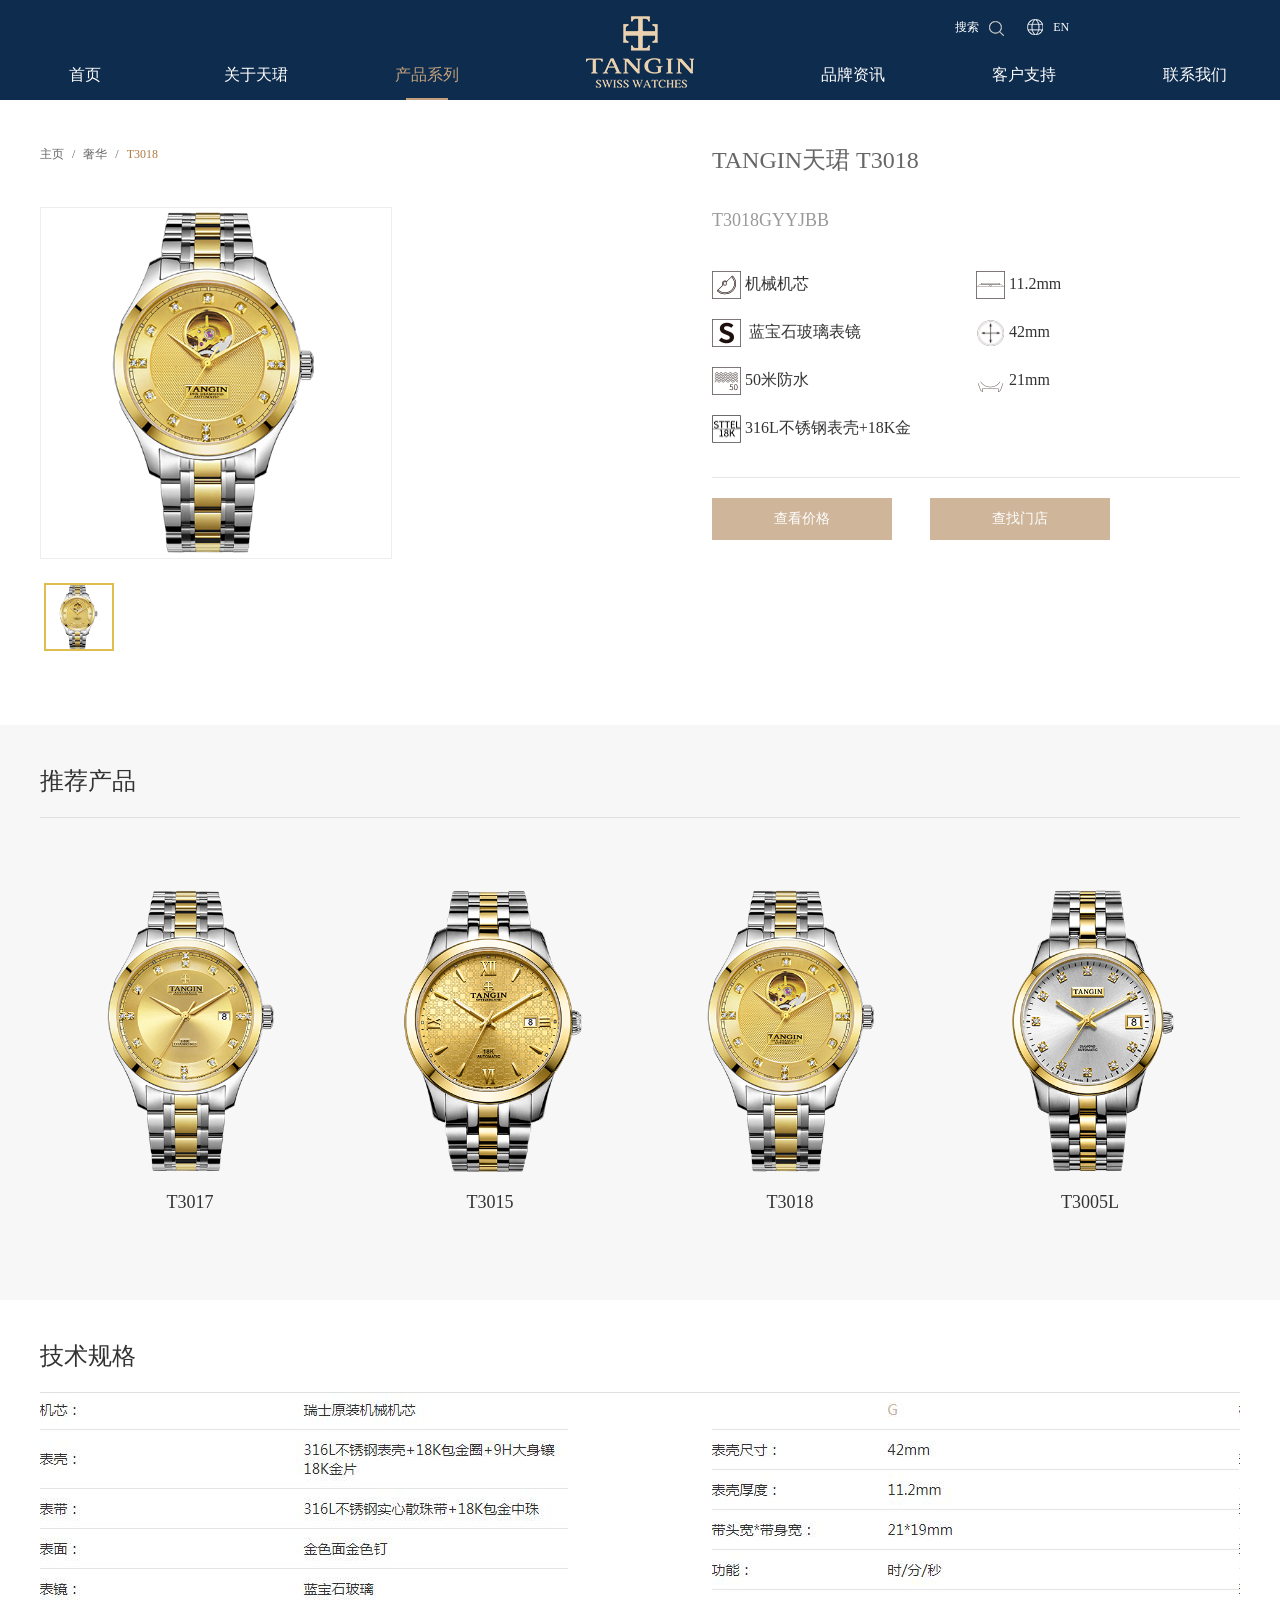
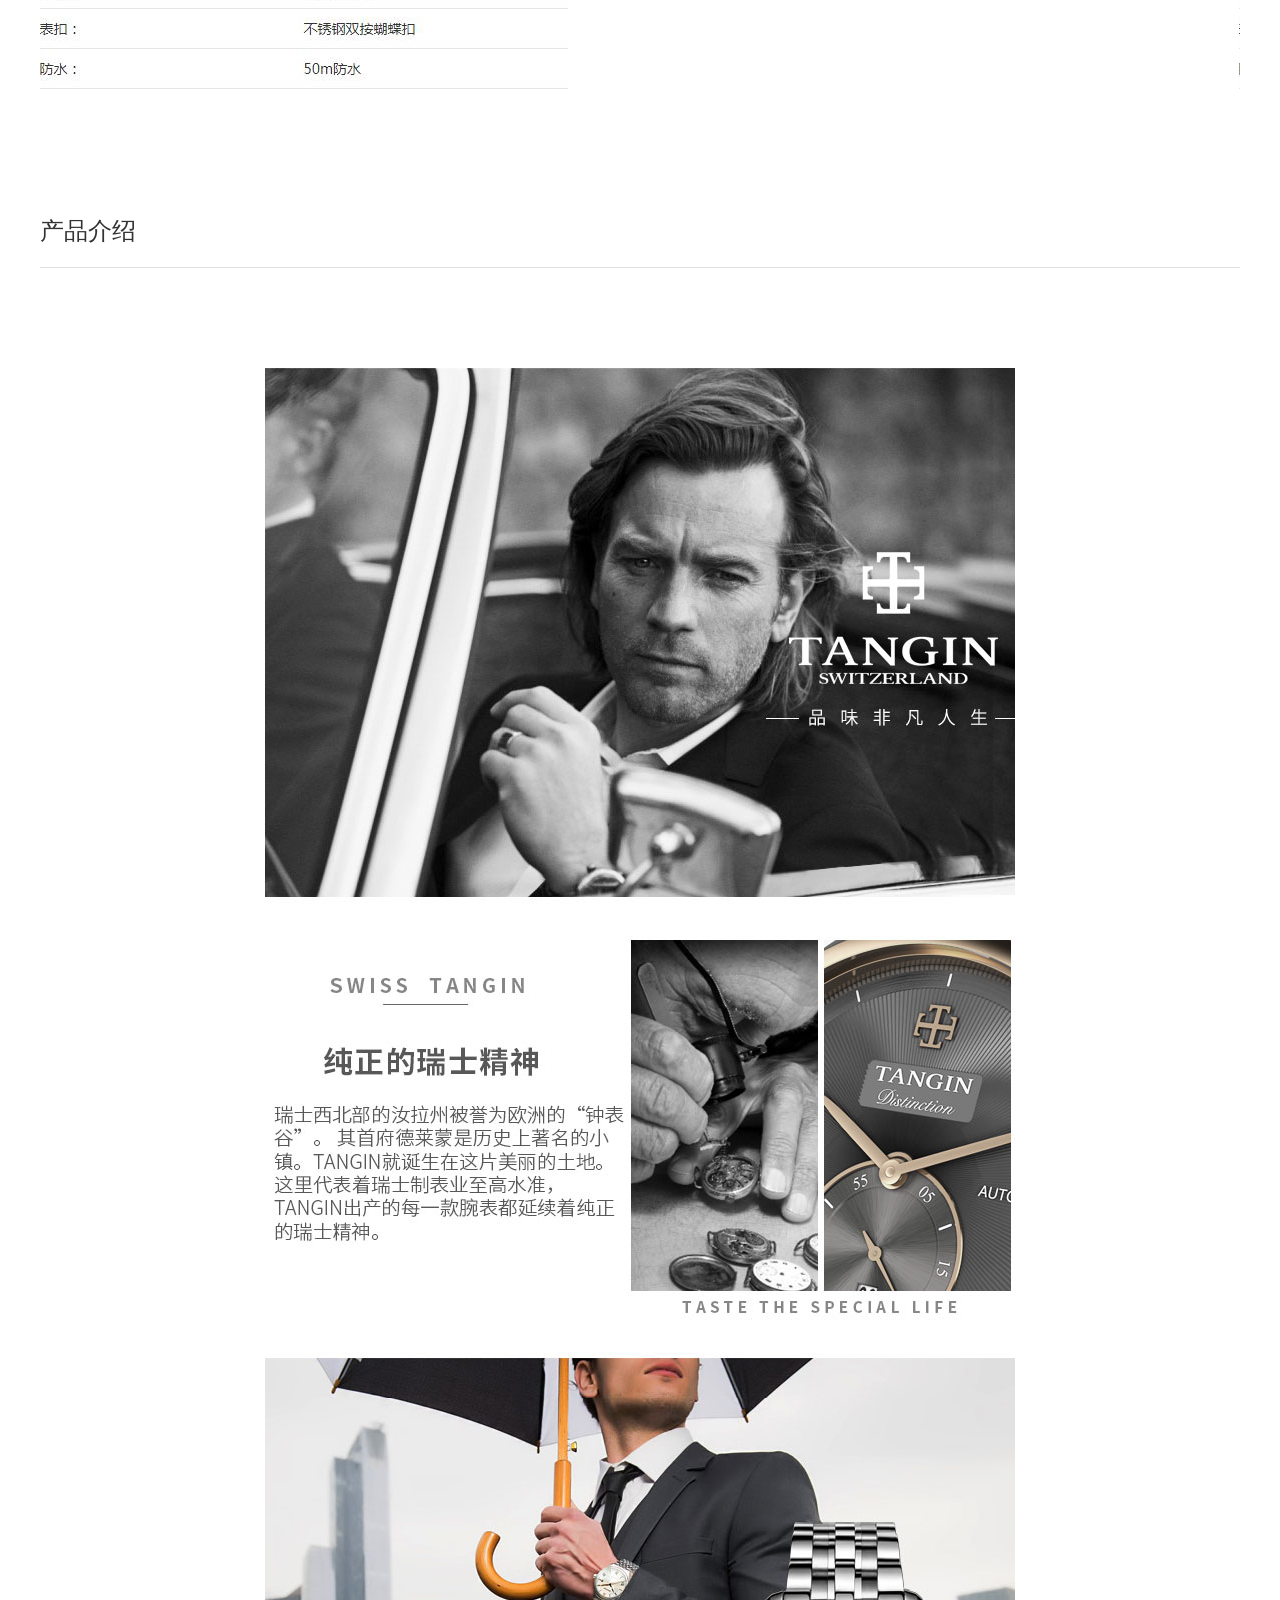
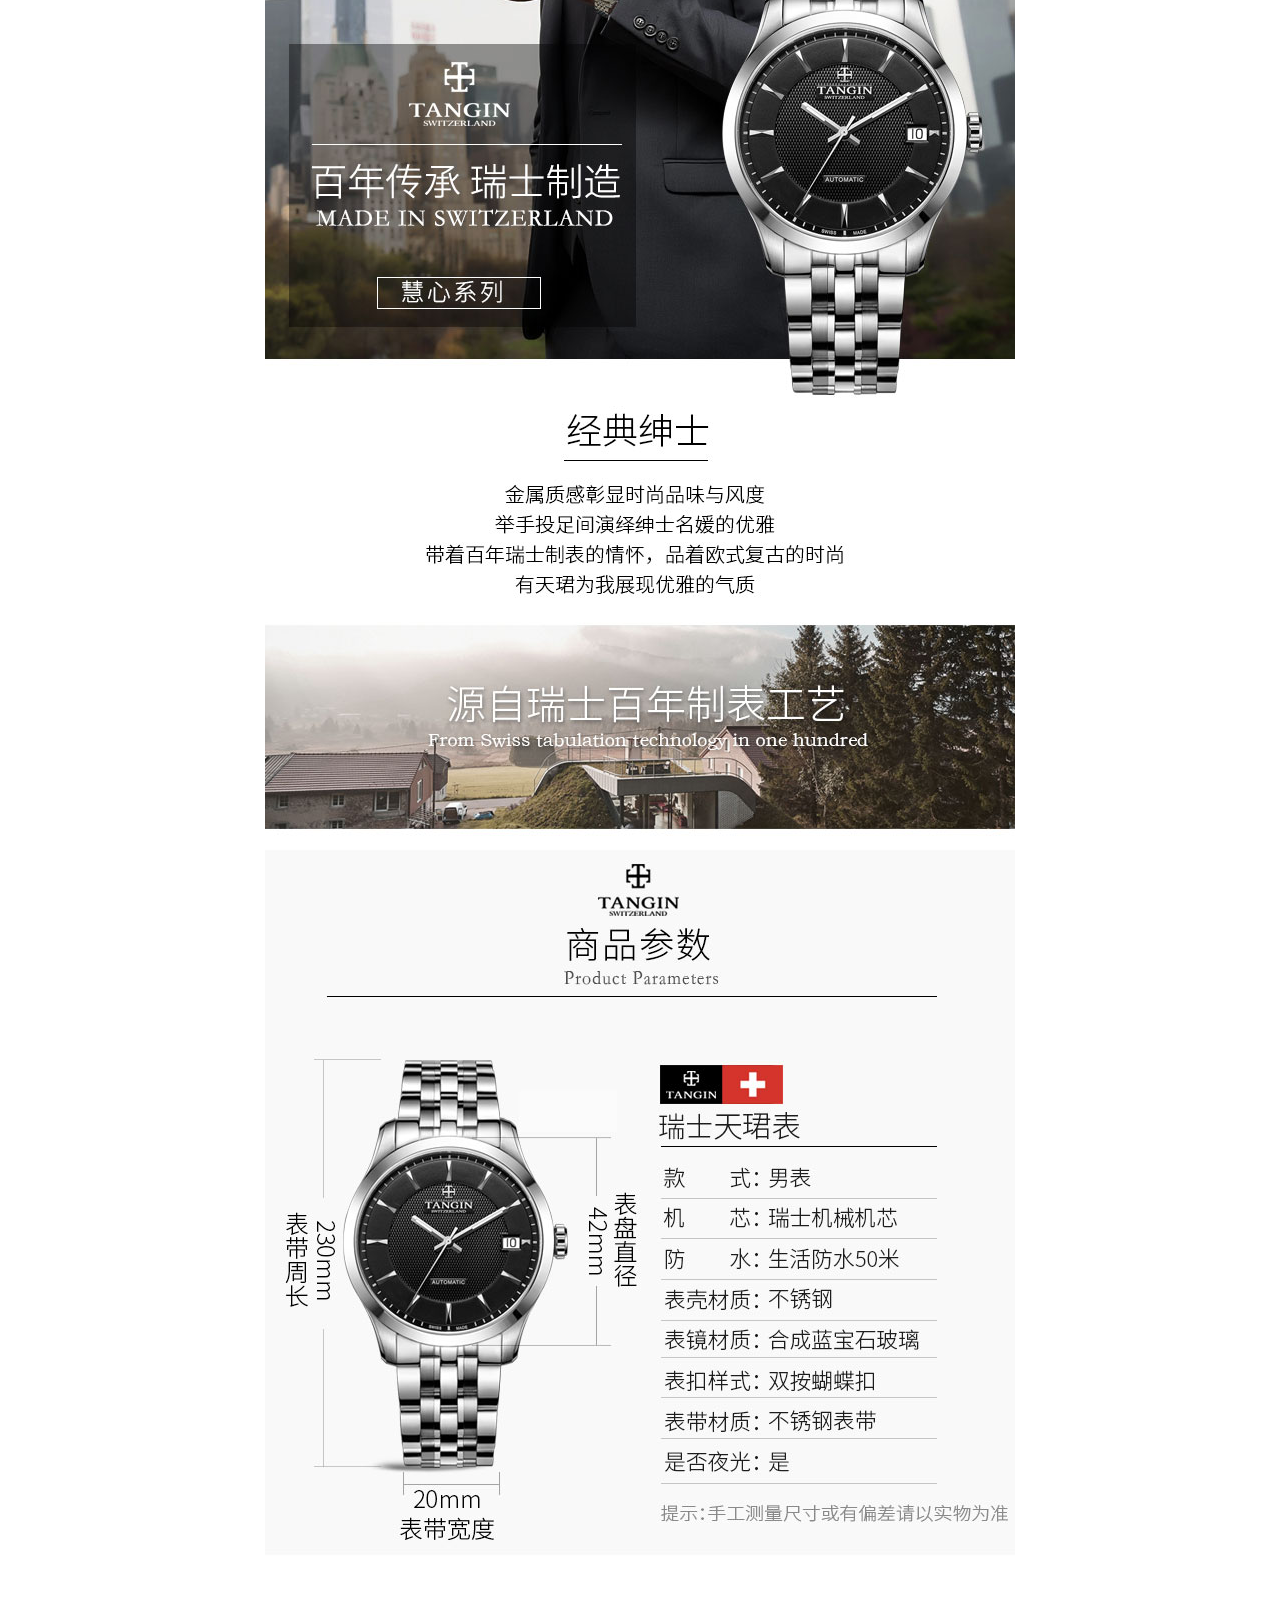
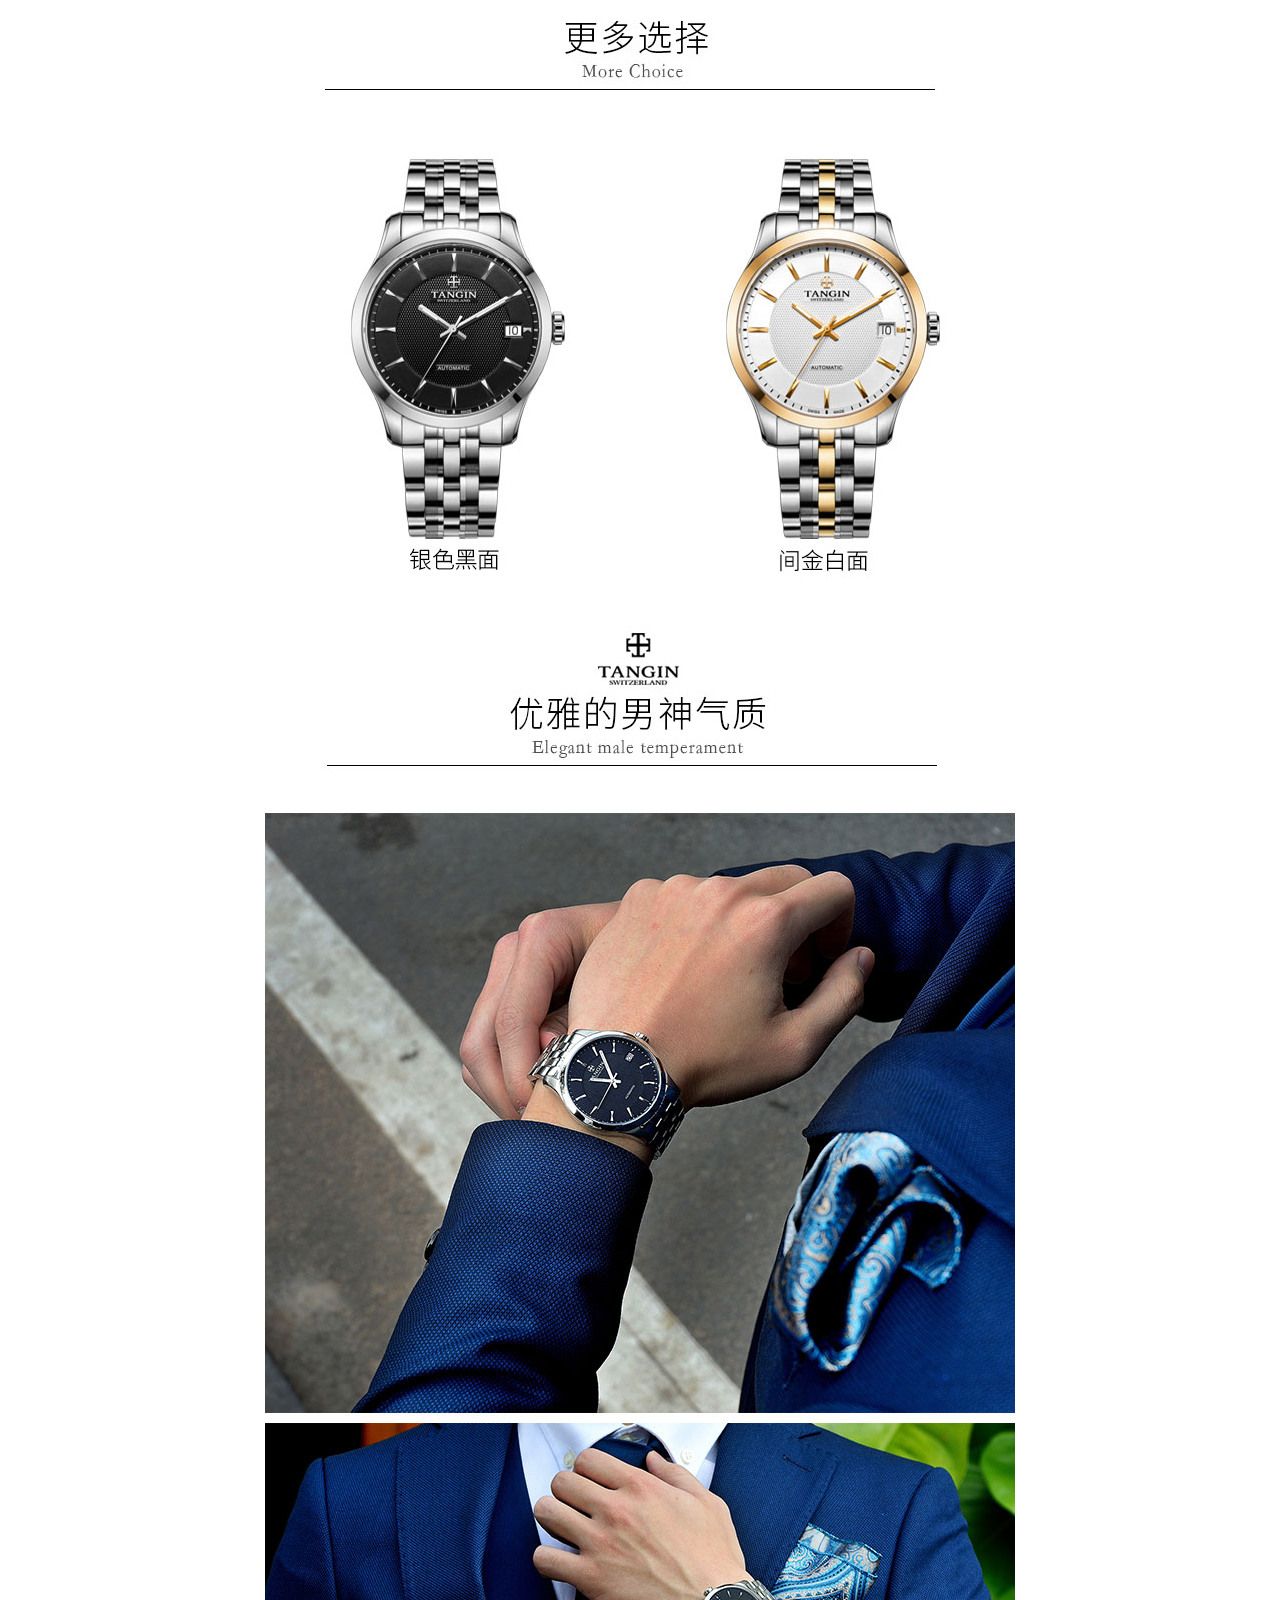
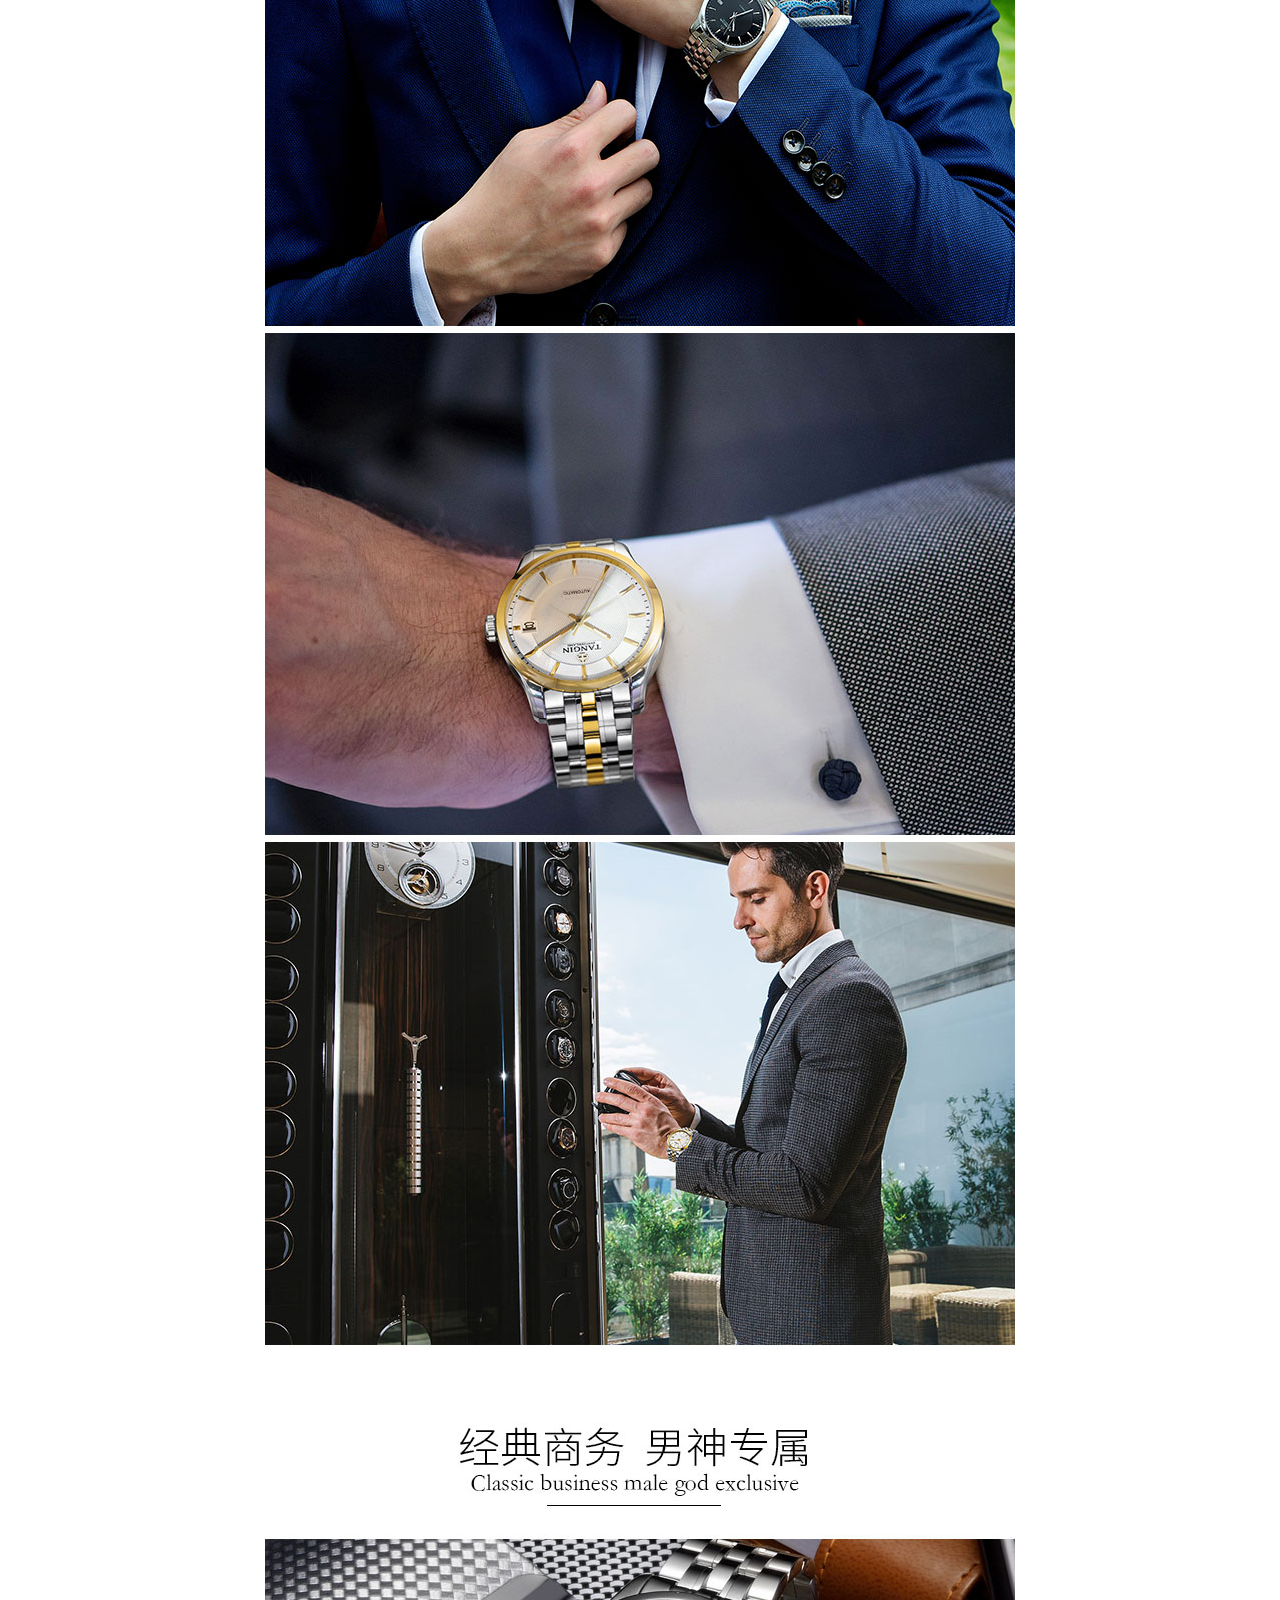
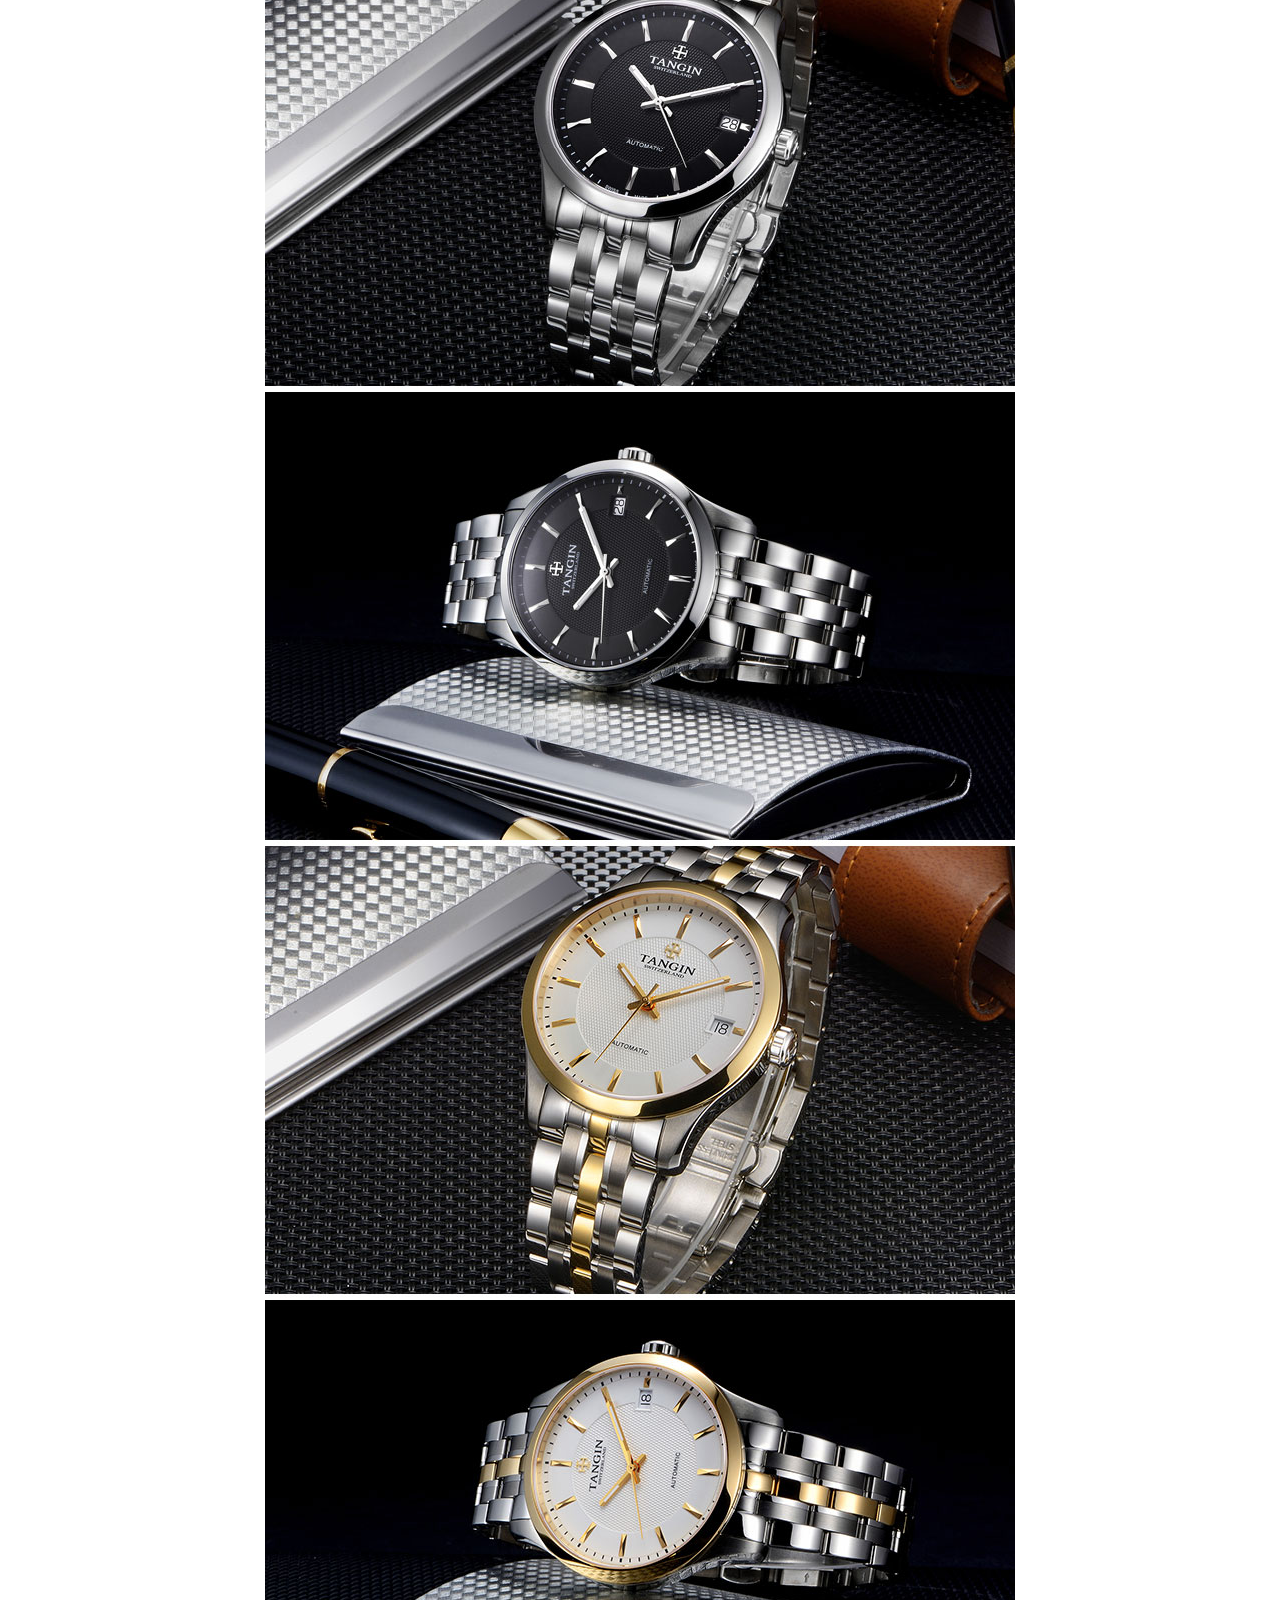
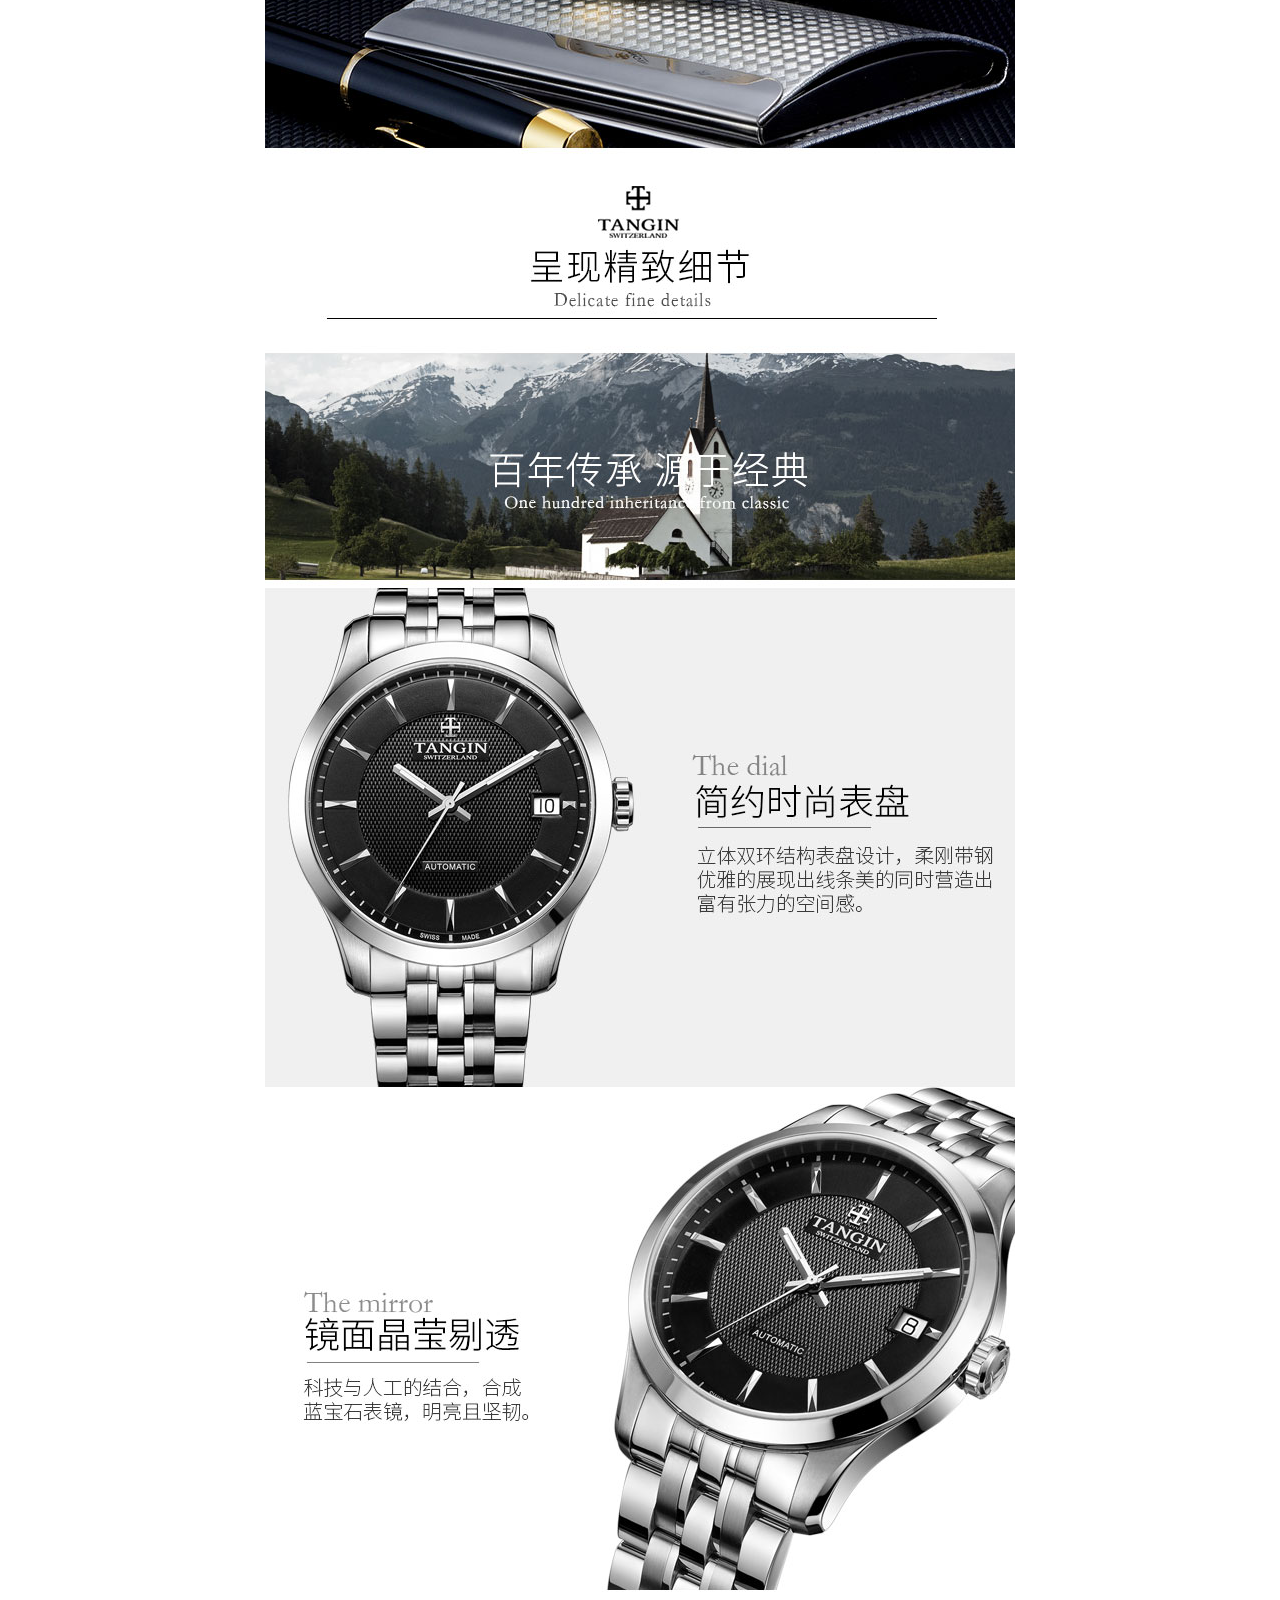
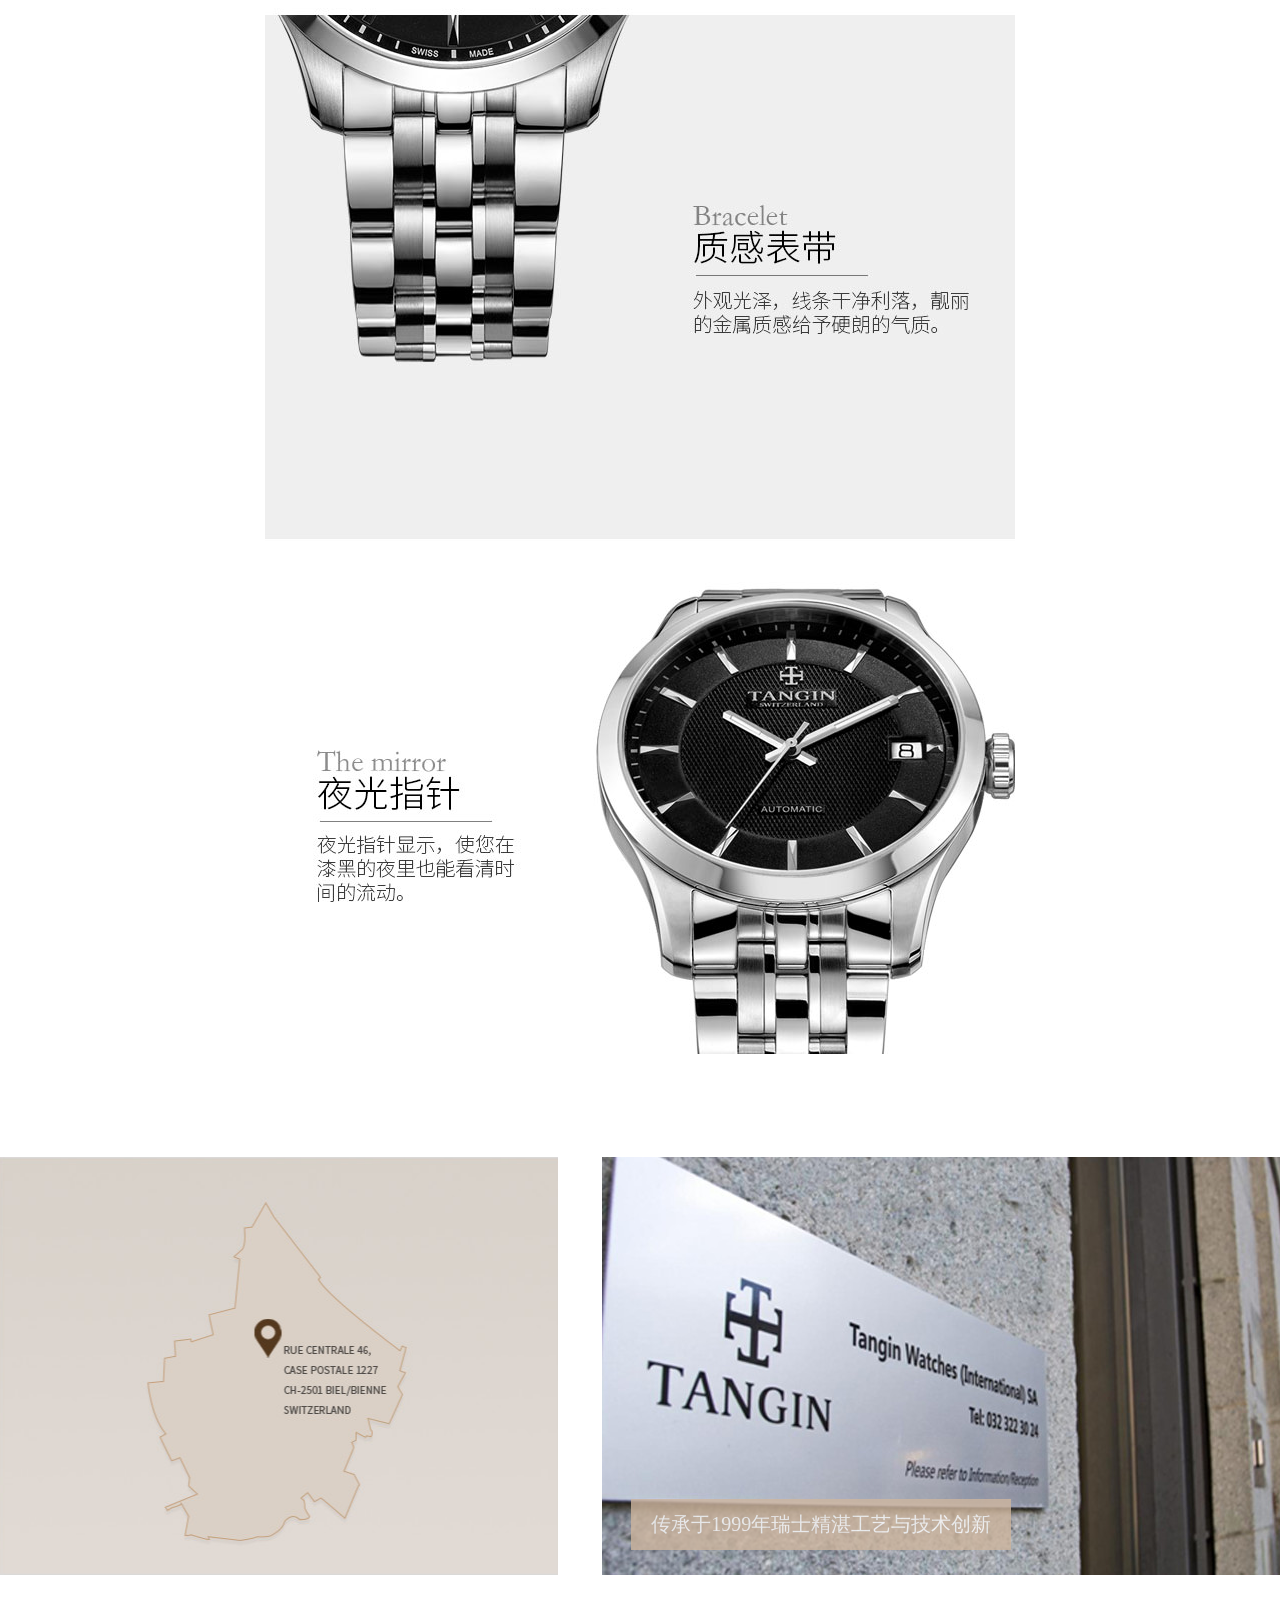
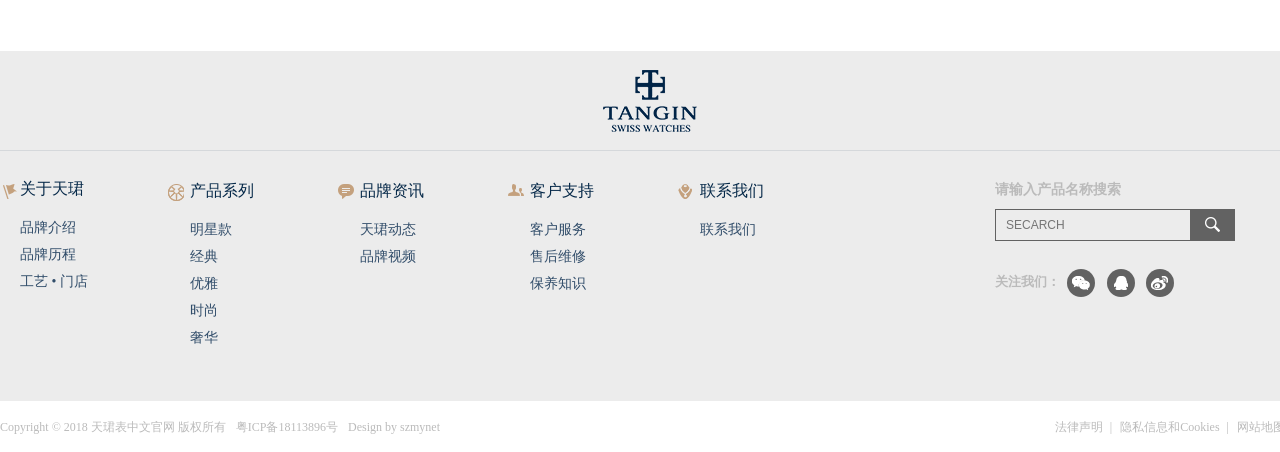
<file: tangin/xiangqing.html>
<!DOCTYPE html>
<html lang="en">
<head>
	<meta charset="UTF-8">
	<title>详情页</title>
	<link rel="stylesheet" href="css/xiangqing.css">
	<link rel="stylesheet" href="css/cshdm.css">
	<link rel="shortcut icon" href="img/5bfb589d1bf53.ico">
	<link rel="stylesheet" href="css/swiper.min.css">
</head>
<body>
	<header>
		<div class="header_wrap">
			<div class="nav_left" id="nav_lt">
				<ul>
					<li>
						<a href="index.html">首页</a>
						<i></i>
					</li>
					<li>
						<a href="guanyutianjun.html">关于天珺</a>
						<i></i>
						<ul class="sun">
							<li><i></i><a href="#">品牌介绍</a></li>
							<li><i></i><a href="#">品牌历程</a></li>
							<li><i></i><a href="#">工艺·门店</a></li>
						</ul>
					</li>
					<li>
						<a href="chanpinxilie.html">产品系列</a>
						<i></i>
						<ul class="sun">
							<li><a href="#">明星款</a></li>
							<li>
								<span>经典</span>
								<a href="#">经典款</a>
							</li>
							<li>
								<span>优雅</span>
								<a href="#">优雅款</a>
								<a href="#">SKY系列</a>
								<a href="#">塞勒系列</a>
							</li>
							<li>
								<span>时尚</span>
								<a href="#">时尚款</a>
								<a href="#">月桂女神系列</a>
							</li>
							<li>
								<span>奢华</span>
								<a href="#">奢华款</a>
								<a href="#">典藏系列</a>
							</li>
						</ul>
					</li>
				</ul>
			</div>
			<div class="logo"><a href="index.html"><img src="img/logo.png" alt=""></a></div>
			<div class="nav_right nav_left">
				<ul>
					<li>
						<a href="pinpaizixun.html">品牌资讯</a>
						<i></i>
						<ul class="sun">
							<li><i></i><a href="#">天珺动态</a></li>
							<li><i></i><a href="#">品牌视频</a></li>
						</ul>
					</li>
					<li>
						<a href="customersupport.html">客户支持</a>
						<i></i>
						<ul class="sun">
							<li><i></i><a href="#">客户服务</a></li>
							<li><i></i><a href="#">售后维修</a></li>
							<li><i></i><a href="#">保养知识</a></li>
						</ul>
					</li>
					<li>
						<a href="contactus.html">联系我们</a>
						<i></i>
					</li>
				</ul>
			</div>
			<div class="btn">
				<a href="#" id="sou">搜索<i><img src="img/searchH.png" alt=""></i></a>
				<a href="#"><i><img src="img/language.png" alt=""></i>EN</a>
				<div id="btn">
					<input type="text" placeholder="SEAPCH">
					<span class="anniu"><img src="img/searchH.png" alt=""></span>
				</div>
				<script src="js/style.js"></script>
			</div>
		</div>
	</header>
	<section>
		<div class="section_wrap">
			<!-- 详情手表 -->
			<div class="xqsb">
				<div class="xqsb_lt">
					<div class="xqsb_lt_nav">
						<a href="#">主页</a>
						<span>/</span>
						<a href="#">奢华</a>
						<span>/</span>
						<a href="#">T3018</a>
					</div>
					<div class="tp"><img src="img/5bffbef3787b7.png" alt=""></div>
					<div class="stp"><i></i></div>
				</div>
				<div class="xqsb_rt">
					<div class="rt_tit">TANGIN天珺  T3018</div>
					<p>T3018GYYJBB</p>
					<ul>
						<li><img src="img/20181108030555_29591.png" alt="">&nbsp;机械机芯</li>
						<li><img src="img/cpxq_icon2.png" alt="">&nbsp;11.2mm</li>
						<li><img src="img/cpxq_icon3.png" alt="">&nbsp; 蓝宝石玻璃表镜</li>
						<li><img src="img/cpxq_icon4.png" alt="">&nbsp;42mm</li>
						<li><img src="img/cpxq_icon5.png" alt="">&nbsp;50米防水</li>
						<li><img src="img/cpxq_icon6.png" alt="">&nbsp;21mm</li>
						<li><img src="img/20181130154845_16114.png" alt="">&nbsp;316L不锈钢表壳+18K金</li>
					</ul>
					<div class="anniu">
						<a href="#" id="jg" onclick="myfun()">查看价格</a>
						<a href="#">查找门店</a>
					</div>
				</div>
			</div>
		</div>
		<!-- 推荐产品 -->
		<div class="tj">
			<div class="tj_wrap">
				<div class="tj_tit">推荐产品</div>
				<ul class="list">
					<li><a href="#"><img src="img/5bffba15e137f.png" alt=""><span>T3017</span></a></li>
					<li><a href="#"><img src="img/5bffb9f1e9518.png" alt=""><span>T3015</span></a></li>
					<li><a href="#"><img src="img/5bffba3542ff0.png" alt=""><span>T3018</span></a></li>
					<li><a href="#"><img src="img/5c6d0004c47d8.png" alt=""><span>T3005L</span></a></li>
				</ul>
			</div>
		</div>
		<!-- 技术规格 -->
		<div class="jsgg">
			<div class="jsgg_wrap">
				<div class="jsgg_tit">技术规格</div>
				<div class="tp"></div>
			</div>
		</div>
		<!-- 产品介绍 -->
		<div class="cpjs">
			<div class="cpjs_wrap">
				<div class="cpjs_tit">产品介绍</div>
				<div class="tp bar"><img src="img/2.jpg" alt=""></div>
				<div class="tp"><img src="img/3.jpg" alt=""></div>
				<div class="tp"><img src="img/4.jpg" alt=""></div>
				<div class="tp"><img src="img/5.jpg" alt=""></div>
				<div class="tp"><img src="img/6.jpg" alt=""></div>
				<div class="tp"><img src="img/7.jpg" alt=""></div>
				<div class="tp"><img src="img/8.jpg" alt=""></div>
				<div class="tp"><img src="img/9.jpg" alt=""></div>
				<div class="tp"><img src="img/10.jpg" alt=""></div>
				<div class="tp"><img src="img/11.jpg" alt=""></div>
			</div>
		</div>
		<!-- map -->
		<div class="map">
			<div class="map_wrap">
				<div class="map_lt"><a href="#"></a></div>
				<div class="map_rt">
					<div class="swiper-container">
					    <div class="swiper-wrapper">
					      <div class="swiper-slide">
					      	<img src="img/5bf4d13da4d9a.jpg" alt="">
					      	<p>传承于1999年瑞士精湛工艺与技术创新</p>
					      </div>
					      <div class="swiper-slide">
					      	<img src="img/5be29d4300645.jpg" alt="">
					      	<p>传承于1999年瑞士精湛工艺与技术创新</p>
					      </div>
					    </div>
					    <!-- Add Pagination -->
					    <div class="swiper-pagination"></div>
					    <!-- Add Arrows -->
					  </div>

					  <!-- Swiper JS -->
					  <script src="js/swiper.min.js"></script>

					  <!-- Initialize Swiper -->
					  <script>
					    var swiper = new Swiper('.swiper-container', {
					      spaceBetween: 30,
					      centeredSlides: true,
					      autoplay: {
					        delay: 2500,
					        disableOnInteraction: false,
					      },
					      pagination: {
					        el: '.swiper-pagination',
					        clickable: true,
					      },
					      navigation: {
					        nextEl: '.swiper-button-next',
					        prevEl: '.swiper-button-prev',
					      },
					    });
					  </script>
				</div>
			</div>
		</div>
	</section>
	<footer>
		<div class="foot">
			<div class="foot-top">
				<div class="foot-top-wrapper">
					<div class="foot-top-top">
						<img src="img/foot-logo.png" alt="">
					</div>
					<div class="foot-top-left">
						<ul>
							<li>关于天珺</li>
							<li><a href="">品牌介绍</a></li>
							<li><a href="">品牌历程</a></li>
							<li><a href="">工艺 • 门店</a></li>
						</ul>
						<ul>
							<li>产品系列</li>
							<li><a href="">明星款</a></li>
							<li><a href="">经典</a></li>
							<li><a href="">优雅</a></li>
							<li><a href="">时尚</a></li>
							<li><a href="">奢华</a></li>
						</ul>
						<ul>
							<li>品牌资讯</li>
							<li><a href="">天珺动态</a></li>
							<li><a href="">品牌视频</a></li>
						</ul>
						<ul>
							<li>客户支持</li>
							<li><a href="">客户服务</a></li>
							<li><a href="">售后维修</a></li>
							<li><a href="">保养知识</a></li>
						</ul>
						<ul>
							<li>联系我们</li>
							<li><a href="">联系我们</a></li>
						</ul>
					</div>
					<div class="foot-top-right">
						<div class="foot-top-right-box">
							<h4>请输入产品名称搜索</h4>
							<h6>
								<input type="text" placeholder="SECARCH" id="inp1">
								<a href=""></a>
							</h6>
							<h5>
								<span>关注我们：</span>
								<div class="p">
									<div id="QR-code">
										<img src="img/foot-weixin-erweima.jpg" alt="" width="105" height="105">
									</div>
									<a href="" class="weixin" id="weixin"></a>
								</div>
								<p><a href="" class="qq"></a></p>
								<p><a href="" class="weibo"></a></p>
							</h5>
						</div>
					</div>
				</div>
			</div>
			<div class="foot-bottom">
				<div class="foot-bottom-left">
					<ul>
						<li><a href="">Copyright © 2018 天珺表中文官网 版权所有</a></li>
						<li><a href="">粤ICP备18113896号</a></li>
						<li><a href="">Design by szmynet </a></li>
					</ul>
				</div>
				<div class="foot-bottom-right">
					<ul>
						<li><a href="">法律声明</a><span>|</span></li>
						<li><a href="">隐私信息和Cookies</a><span>|</span></li>
						<li><a href="">网站地图</a></li>
					</ul>
				</div>
			</div>
		</div>
	</footer>
</body>
</html>
</file>
<file: shiguohui/css/style.css>
@charset "UTF-8";
body, ul, ol, li, p, h1, h2, h3, h4, h5, h6, form, fieldset, table, td, img, div {
  margin: 0;
  padding: 0;
  border: 0;
}

body {
  font-family: "微软雅黑","Arial";
}

h1, h2, h3, h4, h5, h6 {
  font-weight: 100;
}

ul, ol {
  list-style-type: none;
}

select, input, img, select {
  vertical-align: middle;
}

a {
  text-decoration: none;
}

header {
  width: 100%;
  padding: 0.16rem 0.32rem;
  box-sizing: border-box;
  background: rgba(250, 116, 35, 0.5);
  display: flex;
  align-items: center;
  justify-content: space-between;
  position: fixed;
  top: 0;
  left: 0;
  z-index: 100;
}
header .header_city {
  width: 1.6133333333rem;
  height: 0.56rem;
  border-radius: 0.2666666667rem;
  background: rgba(0, 0, 0, 0.32);
  font-size: 0.2666666667rem;
  color: #fff;
  display: flex;
  align-items: center;
  justify-content: space-between;
  padding: 0 0.16rem;
  box-sizing: border-box;
}
header .header_city .city_lt {
  width: 0.2933333333rem;
  height: 0.3733333333rem;
}
header .header_city .city_lt img {
  width: 100%;
}
header .header_city .city_rt {
  width: 0.0933333333rem;
  height: 0.1333333333rem;
  display: flex;
  align-items: center;
}
header .header_city .city_rt img {
  width: 100%;
}
header .search {
  display: flex;
  position: relative;
}
header .search input {
  width: 6.4rem;
  height: 0.56rem;
  border-radius: 0.4rem;
  background: #fff;
  font-size: 0.2666666667rem;
  outline: none;
  border: 0;
  padding-left: 0.6666666667rem;
  box-sizing: border-box;
}
header .search input::-webkit-input-placeholder {
  /* WebKit browsers */
  color: #c0c0c0;
}
header .search input:-moz-placeholder {
  /* Mozilla Firefox 4 to 18 */
  color: #c0c0c0;
}
header .search input::-moz-placeholder {
  /* Mozilla Firefox 19+ */
  color: #c0c0c0;
}
header .search input:-ms-input-placeholder {
  /* Internet Explorer 10+ */
  color: #c0c0c0;
}
header .search i {
  display: flex;
  width: 0.3066666667rem;
  height: 0.2933333333rem;
  position: absolute;
  top: 0.1333333333rem;
  left: 0.2133333333rem;
}
header .search i img {
  width: 100%;
}
header .search span {
  display: flex;
  width: 0.2666666667rem;
  height: 0.32rem;
  position: absolute;
  top: 0.1333333333rem;
  right: 0.2666666667rem;
}
header .search span img {
  width: 100%;
}
header .saoma {
  width: 0.3733333333rem;
  height: 0.3466666667rem;
  display: flex;
}
header .saoma img {
  width: 100%;
}
header .mes {
  width: 0.3866666667rem;
  height: 0.3733333333rem;
  display: flex;
}
header .mes img {
  width: 100%;
}

section {
  width: 100%;
}
section .banner {
  width: 100%;
  height: 4.5333333333rem;
}
section .banner img {
  width: 100%;
}
section .menu {
  width: 100%;
}
section .menu ul {
  width: 100%;
  display: flex;
  flex-wrap: wrap;
}
section .menu ul li {
  width: 25%;
  height: 2.1066666667rem;
  margin-top: 0.3466666667rem;
}
section .menu ul li a {
  display: flex;
  flex-direction: column;
  align-items: center;
}
section .menu ul li a i {
  display: flex;
  width: 1.3333333333rem;
  height: 1.3333333333rem;
}
section .menu ul li a i img {
  width: 100%;
}
section .menu ul li a span {
  color: #1c1c1c;
  font-size: 0.32rem;
  margin: 0.16rem 0;
}
section .menu .btn {
  display: flex;
  justify-content: center;
  padding-top: 0.1333333333rem;
}
section .menu .btn a {
  display: inline-block;
  width: 0.16rem;
  height: 0.16rem;
  border-radius: 50%;
  border: 1px solid #65a032;
  box-sizing: border-box;
}
section .menu .btn a:first-child {
  background: #65a032;
  margin-right: 0.16rem;
}
section .mrxb {
  width: 100%;
  border-top: 1px solid #eaeaea;
  margin-top: 0.2133333333rem;
  padding: 0.3466666667rem 0.32rem;
  box-sizing: border-box;
  display: flex;
  align-items: center;
}
section .mrxb i {
  display: flex;
  margin: 0 0.1066666667rem;
  width: 0.3866666667rem;
  height: 0.44rem;
}
section .mrxb i img {
  width: 100%;
}
section .mrxb h4 {
  color: #65a032;
  font-size: 0.3733333333rem;
}
section .mrxb p {
  color: #1c1c1c;
  font-size: 0.32rem;
  padding: 0 0.1333333333rem 0 0.48rem;
}
section .mrxb span {
  display: flex;
  width: 0.24rem;
  height: 0.2666666667rem;
}
section .mrxb span img {
  width: 100%;
}
section .xsqg {
  width: 100%;
  border-top: 0.2666666667rem solid #e9e9e9;
}
section .xsqg .xsqg_title {
  width: 100%;
  padding: 0.24rem 0.32rem;
  box-sizing: border-box;
  display: flex;
  justify-content: space-between;
}
section .xsqg .xsqg_title .title_lt {
  color: #65a032;
  font-size: 0.4533333333rem;
  display: flex;
  align-items: center;
}
section .xsqg .xsqg_title .title_lt i {
  display: inline-block;
  width: 0.16rem;
  height: 0.4666666667rem;
  background: #65a032;
}
section .xsqg .xsqg_title .title_lt span {
  padding-left: 0.1866666667rem;
}
section .xsqg .xsqg_title .title_rt {
  font-size: 0.32rem;
  color: #FD7107;
  display: flex;
  align-items: center;
}
section .xsqg .xsqg_title .title_rt i {
  width: 0.5066666667rem;
  height: 0.5066666667rem;
  background: #FD7107;
  border-radius: 50%;
  color: #fefefe;
  font-size: 0.2933333333rem;
  font-style: normal;
  display: flex;
  justify-content: center;
  align-items: center;
}
section .xsqg .list {
  width: 100%;
  border-top: 1px solid #eaeaea;
  display: flex;
  padding: 0 0.32rem 0.3733333333rem;
  box-sizing: border-box;
  justify-content: space-between;
}
section .xsqg .list li:nth-child(2) a i {
  width: 1.3466666667rem;
  height: 2.08rem;
  margin: 0.0533333333rem 0;
}
section .xsqg .list li:nth-child(2) a i img {
  width: 100%;
}
section .xsqg .list li:nth-child(3) a i {
  width: 2.0533333333rem;
  height: 1.6266666667rem;
  margin: 0.2933333333rem 0;
}
section .xsqg .list li:nth-child(3) a i img {
  width: 100%;
}
section .xsqg .list li a {
  display: flex;
  flex-direction: column;
}
section .xsqg .list li a i {
  display: flex;
  width: 2.1333333333rem;
  height: 1.24rem;
  margin: 0.44rem 0;
}
section .xsqg .list li a i img {
  width: 100%;
}
section .xsqg .list li a p {
  font-size: 0.3733333333rem;
  color: #767676;
}
section .xsqg .list li a del {
  font-size: 0.32rem;
  color: #767676;
  padding: 0.2933333333rem 0;
}
section .xsqg .list li a span {
  font-size: 0.3733333333rem;
  color: #f96004;
}
section .like {
  width: 100%;
  border-top: 0.2666666667rem solid #e9e9e9;
}
section .like .like_title {
  font-size: 0.4533333333rem;
  color: #65a032;
  display: flex;
  justify-content: center;
  align-items: center;
  height: 1.2rem;
}
section .like .like_title i {
  display: inline-block;
  width: 1.5466666667rem;
  height: 0.0266666667rem;
  background: #65a032;
  position: relative;
}
section .like .like_title i::after {
  content: '';
  display: inline-block;
  width: 0.1333333333rem;
  height: 0.1333333333rem;
  border-radius: 50%;
  background: #65a032;
  position: absolute;
  top: -0.0666666667rem;
  right: -0.1333333333rem;
}
section .like .like_title .aft::after {
  position: absolute;
  top: -0.0666666667rem;
  left: -0.1333333333rem;
}
section .like .like_title span {
  padding: 0 0.32rem;
}
section .ban {
  width: 100%;
  height: 3.4666666667rem;
  display: flex;
}
section .ban img {
  width: 100%;
}
section .like_list {
  width: 100%;
  padding: 0 0.32rem;
  box-sizing: border-box;
  display: flex;
  justify-content: space-between;
}
section .like_list a {
  font-size: 0.3733333333rem;
  color: #767676;
  display: flex;
  flex-direction: column;
}
section .like_list a i {
  width: 2.84rem;
  height: 2.5866666667rem;
  padding-bottom: 0.24rem;
  display: flex;
}
section .like_list a i img {
  width: 100%;
}
section .like_list a h6 {
  font-size: 0.3733333333rem;
  padding-left: 0.16rem;
}
section .like_list a span {
  font-size: 0.32rem;
  padding: 0.3466666667rem 0.16rem;
}
section .like_list a p {
  color: #f96004;
  padding: 0 0 0.4266666667rem 0.16rem;
}
section .buy {
  width: 100%;
  border-top: 0.2666666667rem solid #e9e9e9;
}
section .buy .buy_tit {
  width: 100%;
  height: 1.52rem;
  background: url(../img/buy.png) no-repeat center;
  background-size: cover;
  display: flex;
  flex-direction: column;
  align-items: center;
  justify-content: center;
}
section .buy .buy_tit h3 {
  font-size: 0.4533333333rem;
  color: #65a032;
}
section .buy .buy_tit span {
  font-size: 0.24rem;
  color: #9d9d9d;
  position: relative;
}
section .buy .buy_tit span::before {
  content: '';
  display: inline-block;
  width: 0.6666666667rem;
  height: 0.0133333333rem;
  background: #767676;
  position: absolute;
  top: 0.16rem;
  left: -0.72rem;
}
section .buy .buy_tit span::after {
  content: '';
  display: inline-block;
  width: 0.6666666667rem;
  height: 0.0133333333rem;
  background: #767676;
  position: absolute;
  top: 0.16rem;
  right: -0.72rem;
}
section .buy .buy_list {
  width: 100%;
  border-bottom: 2.3333333333rem solid #eaeaea;
}
section .buy .buy_list li {
  width: 100%;
  height: 3.3333333333rem;
  border-bottom: 1px solid #eaeaea;
  padding: 0 0.32rem;
  box-sizing: border-box;
  display: flex;
  position: relative;
}
section .buy .buy_list li .lt {
  width: 4.5066666667rem;
  display: flex;
  align-items: center;
}
section .buy .buy_list li .lt a {
  display: flex;
  width: 3.6266666667rem;
  height: 2.3733333333rem;
}
section .buy .buy_list li .lt a img {
  width: 100%;
}
section .buy .buy_list li .rt {
  display: flex;
  flex-direction: column;
}
section .buy .buy_list li .rt h6 {
  color: #1c1c1c;
  font-size: 0.4533333333rem;
  padding-top: 0.4266666667rem;
}
section .buy .buy_list li .rt p {
  color: #676767;
  font-size: 0.3466666667rem;
  padding-top: 0.4266666667rem;
}
section .buy .buy_list li .rt span {
  color: #f96004;
  font-size: 0.4533333333rem;
  padding-top: 0.4rem;
}
section .buy .buy_list li .rt span i {
  font-style: normal;
  font-size: 0.3733333333rem;
}
section .buy .buy_list li .rt .tp {
  display: flex;
  width: 0.6533333333rem;
  height: 0.6533333333rem;
  position: absolute;
  bottom: 0.1333333333rem;
  right: 10%;
}
section .buy .buy_list li .rt .tp img {
  width: 100%;
}

footer {
  width: 100%;
  height: 1.3066666667rem;
  background: #fff;
  display: flex;
  justify-content: space-around;
  position: fixed;
  bottom: 0;
  left: 0;
  z-index: 100;
}
footer a {
  display: flex;
  flex-direction: column;
  justify-content: center;
  align-items: center;
}
footer a:first-child span {
  color: #65a032;
}
footer a i {
  display: flex;
  width: 0.56rem;
  height: 0.5333333333rem;
}
footer a i img {
  width: 100%;
}
footer a span {
  color: #515151;
  font-size: 0.2666666667rem;
  padding-top: 0.08rem;
}

/*# sourceMappingURL=style.css.map */
</file>
<file: xingbake/css/style.css>
body{overflow-x: hidden;}
.nav{
    height: 974px;
    position: fixed;
    left: 0;
    top: 0;
    border-radius: 0;
}
.navbar-header{
    float: none;
}
.navbar-default .navbar-toggle{
    border-color: transparent;
    padding-top: 25px;
}
.navbar-default .navbar-toggle:focus, .navbar-default .navbar-toggle:hover{
    background: transparent;
}
.logo{
    width: 36px;
    height: 36px;
    padding: 24px;
    box-sizing: content-box;
}
.logo img{
    width: 100%;
}
.navbar-header .wenzi{
    font-size: 16px;
    color: #000;
    font-weight: 600;
    padding-top: 31px;
}
.main{
    width: 100%;
    height: 886px;
    position: relative;
}
.main .title{
    height: 135px;
    letter-spacing: 0.4px;
    position: absolute;
    top: 40%;
    left: 24%;
}
.main .title p{
font-size: 26px;
margin-bottom: 24px;
font-weight: 600;
}
.main .title .title-btn a{
    color: #00A862;
    text-decoration: none;
}
.main .title .title-btn .sign-in{
    float: left;
    margin-right: 24px;
    padding: 3px 0;
}
.main .title .title-btn .zhuce{
    padding: 2px 12px;
    border: 1px solid #00A862;
    border-radius: 48px;
    box-sizing: border-box;
    display: inline-block;
    position: relative;
    margin-top: 3px;
}
.section{
    float: right;
}
section .lunbo{
    background: #F7F7F7;
}
section .lunbo img{
    width: 100%;
}
section>.list{
    width: 100%;
    background: #F7F7F7;
    padding: 24px 12px;
}
section>.row .tp img{
    width: 100%;
    box-shadow: 2px 2px 1px #ccc;
    transition: all 0.2s ease;
}
section>.list a{
    transition: all 0.2s ease;
}
section>.list a:hover img{
    box-shadow: 0 2px 2px 2px #ccc;

}
section>.list a:hover{
    transform: translate3d(0, -4px, 0);
}
/* 星享俱乐部 */
section .club .main{
    margin-left: auto;
    margin-right: auto;
    height: 290px;
}
section .club .main .tit{
    float: left;
    padding: 36px 0;
    height: 248px;
}
section .club .main .tit h2{
    font-size: 22px;
}
section .club .main .tit .light{
    color: rgba(0, 0, 0, 0.56);
    padding: 24px 0;
    font-size: 16px;
    letter-spacing: 1px;
    line-height: 30px;
}
section .club .main .tit .light a{
    color: #C2A661;
    text-decoration: none;

}
section .club .main .tit .club-btn a{
    border: 1px solid #00A862;
    border-radius: 48px;
    box-sizing: border-box;
    color: #00A862;
    display: inline-block;
    padding: 6px 18px;
    text-decoration: none;
}
section .club .main .images{
    padding: 36px 0;
    text-align: right;
    margin-top: 54px;
}
section .club .main .images img{
    height: 72px;
}
/* 星巴克精选 */
section .selected{
    background: #F7F7F7;
    padding: 36px 0;
}
section .selected .wrapper{
    margin-left: auto;
    margin-right: auto;
    width: 100%;
    text-align: center;
}
section .selected .wrapper h2{
    font-size: 22px;
}
section .selected .wrapper p{
    font-size: 16px;
    color: rgba(0, 0, 0, 0.56);
}
section .selected .wrapper .selected-list{
    margin-top: 68px;
    display: flex;
}
section .selected .wrapper .selected-list .jx-wrap{
    width: 744px;
    margin: 0 auto;
}
section .selected .wrapper .selected-list .jingxuan{
    padding: 12px;
}
section .selected .wrapper .selected-list .jingxuan a{
    box-shadow: 0 1px 1px 1px rgba(0, 0, 0, 0.12);
    box-sizing: border-box;
    background: #fff;
    border-radius: 2px;
    display: inline-block;
    position: relative;
    padding: 0 6px;
    text-align: center;
    width: 100%;
    text-decoration: none;
    transition: all 0.2s ease;
}
section .selected .wrapper .selected-list .jingxuan a img{
    height: 72px;
    margin-top: -32px;
}
section .selected .wrapper .selected-list .jingxuan a .tit{
    margin: 24px 0 8px;
    color: rgba(0, 0, 0, 0.87);
    font-weight: 600;
}
section .selected .wrapper .selected-list .jingxuan a .zi{
    color: rgba(0, 0, 0, 0.56);
    font-size: 14px;
    line-height: 24px;
}
section .selected .wrapper .selected-list .jingxuan a .btn{
    font-size: 12px;
    color: #C2A661;
    opacity: 0.7;
}
section .selected .wrapper .selected-list .jingxuan a:hover{
    box-shadow: 0 1px 3px 2px rgba(0, 0, 0, 0.12);
    transform: translate3d(0, -4px, 0);
}
section .selected .wrapper .selected-list .jingxuan a:hover .btn{
    color: #887035;
}
/* 咖啡星讲堂 */
section .forum{
    text-align: center;
    padding: 20px 0;
}
section .forum h2{
    font-size: 22px;
}
section .forum p{
    font-size: 16px;
    color: rgba(0, 0, 0, 0.56);
}
section .forum .swiper-wrapper{
    margin-left: -24%;
}
section .forum .swiper-slide{
    flex-direction: column;
    height: 226px;
    width: 290px;
    box-shadow: 0 1px 1px 1px rgba(0, 0, 0, 0.12);
    justify-content: flex-start;
    transition: all 0.2s ease;
    text-decoration: none;
    border-radius: 2px;
    margin-bottom: 20px;
    overflow: hidden;
}
section .forum .swiper-slide .tp{
    height: 168px;
    width: 290px;
    background: url(../img/coffeehouse-coffee-cultivation-kv.jpg) no-repeat center;
    background-size: cover;
}
section .forum .swiper-wrapper .swiper-slide:nth-child(2) .tp{
    background: url(../img/coffeehouse-4-fundamentals-kv.jpg) no-repeat center;
    background-size: cover;
}
section .forum .swiper-wrapper .swiper-slide:nth-child(3) .tp{
    background: url(../img/coffeehouse-roast-story-kv.jpg) no-repeat center;
    background-size: cover;
}
section .forum .swiper-wrapper .swiper-slide:nth-child(4) .tp{
    background: url(../img/coffeehouse-pour-over-kv.jpg) no-repeat center;
    background-size: cover;
}
section .forum .swiper-slide .tag{
    font-size: 14px;
    background: #C2A661;
    color: #FFF;
    position: absolute;
    padding: 4px 12px;
    left: 0px;
    top: 6px;
}
section .forum .swiper-slide p{
    width: 100%;
    text-align: left;
    padding: 20px 20px 0;
}
section .forum .swiper-slide:hover{
    box-shadow: 0 1px 3px 2px rgba(0, 0, 0, 0.12);
    transform: translate3d(0, -4px, 0);
}
@media (min-width: 768px){
    .navbar-toggle {
        display: block;
    }
}
@media (max-width: 992px){
    .main .title{
        width: 100%;
        top: 0;
        left: 3%;
    }
    .main .title p{
        margin-bottom: 10px;
    }
    .nav{
        height: 183px;
        margin-bottom: 0;
        border-radius: 0;
        position: initial;
    }
    .section{
        float: initial;
    }
    section .forum .swiper-slide{
        width: 290px;
    }
    .row .col-md-8{
        padding: 0;
    }
}

@media (max-width: 768px){
    .nav header{
        display: none;
    }
    .nav{
        height: 62px;
        padding: 16px 16px 0 16px;
    }
    .main .title .title-btn{
        display: none;
    }
    .section .list a{
        padding: 0;
    }
    section .club .main{
        height: 356px;
    }
    section .club .main .tit{
        text-align: center;
        float: none;
    }
    section .club .main .images{
        text-align: center;
        margin-top: 0;
        padding-top: 0;
    }
    section .selected .wrapper .selected-list .jingxuan:nth-child(3){
        margin-top: 40px;
    }
    section .selected .wrapper .selected-list .jingxuan:nth-child(4){
        margin-top: 40px;
    }
    section .forum .swiper-slide{
        width: 290px;
    }
}
.row{margin: 0;padding: 0;}
.col-md-8,.col-md-12{margin: 0;padding: 0;}
</file>
<file: shiguohui/css/xiangqingye.css>
@charset "UTF-8";
body, ul, ol, li, p, h1, h2, h3, h4, h5, h6, form, fieldset, table, td, img, div {
  margin: 0;
  padding: 0;
  border: 0;
}

body {
  font-family: "微软雅黑","Arial";
}

h1, h2, h3, h4, h5, h6 {
  font-weight: 100;
}

ul, ol {
  list-style-type: none;
}

select, input, img, select {
  vertical-align: middle;
}

a {
  text-decoration: none;
}

header {
  width: 100%;
  height: 1.1466666667rem;
  padding: 0 0.32rem;
  box-sizing: border-box;
  background: rgba(255, 255, 255, 0.8);
  display: flex;
  justify-content: space-between;
  align-items: center;
  position: fixed;
  top: 0;
  left: 0;
  z-index: 100;
}
header .header_lt {
  display: flex;
  width: 0.2rem;
  height: 0.3466666667rem;
}
header .header_lt img {
  width: 100%;
}
header .header_middle {
  padding-left: 0.1333333333rem;
  display: flex;
  height: 100%;
}
header .header_middle a {
  display: flex;
  align-items: center;
  font-size: 0.4rem;
  color: #1c1c1c;
  margin-left: 0.8rem;
}
header .header_middle .act {
  color: #65a032;
  border-bottom: 1px solid #65a032;
}
header .header_rt {
  display: flex;
  align-items: center;
}
header .header_rt p {
  display: flex;
  width: 0.4266666667rem;
  height: 0.4266666667rem;
  position: relative;
}
header .header_rt p img {
  width: 100%;
}
header .header_rt p span {
  display: flex;
  width: 0.36rem;
  height: 0.36rem;
  border-radius: 50%;
  background: #f96004;
  font-size: 0.2133333333rem;
  color: #fff;
  position: absolute;
  top: -0.1333333333rem;
  right: -0.1866666667rem;
  justify-content: center;
  align-items: center;
}
header .header_rt i {
  display: flex;
  width: 0.08rem;
  height: 0.36rem;
  margin: 0 0.3466666667rem;
}
header .header_rt i img {
  width: 100%;
}

section {
  width: 100%;
}
section .banner {
  width: 100%;
  height: 10rem;
}
section .banner img {
  width: 100%;
}
section .jianjie {
  width: 100%;
  padding: 0.2666666667rem 0.32rem 0;
  box-sizing: border-box;
  display: flex;
  justify-content: space-between;
  align-items: center;
}
section .jianjie p {
  width: 8.08rem;
  font-size: 0.4rem;
  color: #1c1c1c;
  line-height: 0.6133333333rem;
}
section .jianjie .jianjie_rt {
  width: 1.28rem;
  display: flex;
  flex-direction: column;
  align-items: center;
}
section .jianjie .jianjie_rt i {
  display: flex;
  width: 0.4266666667rem;
  height: 0.48rem;
  margin-top: 0.1066666667rem;
}
section .jianjie .jianjie_rt i img {
  width: 100%;
}
section .jianjie .jianjie_rt span {
  font-size: 0.2666666667rem;
  color: #676767;
  padding-top: 0.2133333333rem;
}
section .price {
  width: 100%;
  padding: 0.24rem 0.32rem;
  box-sizing: border-box;
  display: flex;
  flex-direction: column;
}
section .price .price_promotion {
  width: 100%;
  display: flex;
  align-items: center;
}
section .price .price_promotion p {
  font-size: 0.3733333333rem;
  color: #f96004;
}
section .price .price_promotion p span {
  font-size: 0.48rem;
}
section .price .price_promotion .xrdc {
  width: 1.12rem;
  height: 0.3466666667rem;
  border-radius: 0.1066666667rem;
  border: 1px solid #f96004;
  font-size: 0.2133333333rem;
  color: #f96004;
  box-sizing: border-box;
  display: flex;
  justify-content: center;
  align-items: center;
  margin-left: 0.2133333333rem;
  margin-top: 0.1333333333rem;
}
section .price .price_promotion .sjzx {
  width: 1.3333333333rem;
  height: 0.3466666667rem;
  border-radius: 0.1066666667rem;
  border: 1px solid #65a032;
  font-size: 0.2133333333rem;
  color: #65a032;
  box-sizing: border-box;
  display: flex;
  justify-content: center;
  align-items: center;
  margin-left: 0.1066666667rem;
  margin-top: 0.1333333333rem;
}
section .price .jiage {
  font-size: 0.2666666667rem;
  color: #676767;
  padding-top: 0.2666666667rem;
}
section .information {
  width: 100%;
  padding: 0.2rem 0.32rem;
  box-sizing: border-box;
  display: flex;
  justify-content: space-between;
}
section .information span {
  font-size: 0.2666666667rem;
  color: #676767;
}
section .guarantee {
  width: 100%;
  padding: 0.4533333333rem 0.32rem;
  box-sizing: border-box;
  display: flex;
  align-items: center;
  justify-content: space-between;
  background: #fafafa;
}
section .guarantee p {
  display: flex;
  align-items: center;
}
section .guarantee p i {
  display: flex;
  width: 0.3466666667rem;
  height: 0.3466666667rem;
}
section .guarantee p i img {
  width: 100%;
}
section .guarantee p span {
  font-size: 0.2933333333rem;
  color: #676767;
}
section .guarantee .right {
  display: flex;
  width: 0.16rem;
  height: 0.28rem;
}
section .guarantee .right img {
  width: 100%;
}
section .coupon {
  width: 100%;
  padding: 0.2666666667rem 0.32rem;
  box-sizing: border-box;
  display: flex;
  justify-content: space-between;
  align-items: center;
  background: #fafafa;
  border-top: 1px solid #eaeaea;
}
section .coupon div {
  width: 100%;
}
section .coupon div p {
  display: flex;
}
section .coupon div p i {
  display: flex;
  width: 0.6266666667rem;
  height: 0.4266666667rem;
}
section .coupon div p i img {
  width: 100%;
}
section .coupon div p span {
  font-size: 0.32rem;
  color: #676767;
  padding-left: 0.1866666667rem;
}
section .coupon div .quan {
  margin-top: 0.08rem;
}
section .coupon .right {
  display: flex;
  width: 0.16rem;
  height: 0.28rem;
}
section .coupon .right img {
  width: 100%;
}
section .parameter {
  width: 100%;
  border-top: 0.32rem solid #e9e9e9;
  padding: 0.4266666667rem 0.32rem;
  box-sizing: border-box;
  display: flex;
  justify-content: space-between;
  align-items: center;
}
section .parameter span {
  color: #1c1c1c;
  font-size: 0.3733333333rem;
}
section .parameter i {
  display: flex;
  width: 0.16rem;
  height: 0.28rem;
}
section .parameter i img {
  width: 100%;
}
section .evaluate {
  width: 100%;
  border-top: 0.2666666667rem solid #e9e9e9;
}
section .evaluate .evaluate_top {
  width: 100%;
  border-bottom: 0.0133333333rem solid #e9e9e9;
  padding: 0.3466666667rem 0.32rem;
  box-sizing: border-box;
  display: flex;
  justify-content: space-between;
  align-items: center;
}
section .evaluate .evaluate_top .evaluate_top_lt {
  color: #1c1c1c;
  font-size: 0.3733333333rem;
}
section .evaluate .evaluate_top .evaluate_top_rt {
  color: #676767;
  font-size: 0.2666666667rem;
  display: flex;
  align-items: center;
}
section .evaluate .evaluate_top .evaluate_top_rt p span {
  color: #f96004;
  padding: 0 0.2133333333rem;
}
section .evaluate .evaluate_top .evaluate_top_rt i {
  display: flex;
  width: 0.16rem;
  height: 0.28rem;
}
section .evaluate .evaluate_top .evaluate_top_rt i img {
  width: 100%;
}
section .evaluate .evaluate_customer {
  width: 100%;
  padding: 0.32rem 0.32rem 0;
  box-sizing: border-box;
  display: flex;
  flex-direction: column;
}
section .evaluate .evaluate_customer .customer_tit {
  width: 100%;
  display: flex;
  align-items: center;
}
section .evaluate .evaluate_customer .customer_tit span {
  display: flex;
  width: 0.6533333333rem;
  height: 0.6533333333rem;
}
section .evaluate .evaluate_customer .customer_tit span img {
  width: 100%;
}
section .evaluate .evaluate_customer .customer_tit p {
  color: #1c1c1c;
  font-size: 0.32rem;
  padding: 0 0.1066666667rem 0 0.1866666667rem;
}
section .evaluate .evaluate_customer .customer_tit i {
  display: flex;
  width: 0.2933333333rem;
  height: 0.28rem;
  margin-left: 0.08rem;
}
section .evaluate .evaluate_customer .customer_tit i img {
  width: 100%;
}
section .evaluate .evaluate_customer .customer_point {
  color: #1c1c1c;
  font-size: 0.24rem;
  padding: 0.2133333333rem 0.1866666667rem 0;
  line-height: 0.4266666667rem;
  text-align: justify;
}
section .evaluate .evaluate_customer .tp {
  display: flex;
  padding: 0.2133333333rem 0.1866666667rem 0;
}
section .evaluate .evaluate_customer .tp i {
  display: flex;
  width: 1.3333333333rem;
  height: 1.4133333333rem;
  margin-left: 0.2133333333rem;
}
section .evaluate .evaluate_customer .tp i:first-child {
  margin-left: 0rem;
}
section .evaluate .evaluate_customer .tp i img {
  width: 100%;
}
section .evaluate .evaluate_customer .time {
  color: #676767;
  font-size: 0.24rem;
  padding: 0.24rem 0.1866666667rem 0;
}
section .evaluate .btn {
  width: 100%;
  display: flex;
  justify-content: center;
  padding: 0.9333333333rem 0 0.4rem;
  box-sizing: border-box;
}
section .evaluate .btn a {
  display: flex;
  width: 2.2666666667rem;
  height: 0.5866666667rem;
  border: 1px solid #65a032;
  color: #65a032;
  box-sizing: border-box;
  font-size: 0.2666666667rem;
  justify-content: center;
  align-items: center;
  border-radius: 0.1333333333rem;
}
section .fruits {
  width: 100%;
  border-top: 0.2666666667rem solid #e9e9e9;
}
section .fruits .fruits_tit {
  width: 100%;
  padding: 0.32rem 0.32rem 0;
  box-sizing: border-box;
  display: flex;
  align-items: center;
}
section .fruits .fruits_tit i {
  display: flex;
  width: 1.2rem;
  height: 0.8933333333rem;
}
section .fruits .fruits_tit i img {
  width: 100%;
}
section .fruits .fruits_tit h3 {
  color: #1c1c1c;
  font-size: 0.3733333333rem;
  padding-left: 0.2666666667rem;
}
section .fruits ul {
  width: 100%;
  padding: 0.16rem 0.32rem 0;
  box-sizing: border-box;
  display: flex;
}
section .fruits ul li {
  width: 33.33%;
  height: 0.8933333333rem;
  display: flex;
  flex-direction: column;
  align-items: center;
  justify-content: center;
}
section .fruits ul li:nth-child(2) {
  border-left: 0.0133333333rem solid #eaeaea;
  border-right: 0.0133333333rem solid #eaeaea;
}
section .fruits ul li span {
  color: #1c1c1c;
  font-size: 0.3466666667rem;
}
section .fruits ul li i {
  font-style: normal;
  color: #676767;
  font-size: 0.24rem;
}
section .fruits .shangjia {
  width: 100%;
  padding: 0.7333333333rem 0.32rem 0.4rem;
  box-sizing: border-box;
  display: flex;
  justify-content: space-around;
}
section .fruits .shangjia p {
  width: 6.7466666667rem;
  display: flex;
  justify-content: space-around;
}
section .fruits .shangjia p a {
  display: flex;
  align-items: center;
  justify-content: center;
  width: 2.1333333333rem;
  height: 0.5866666667rem;
  border: 0.0133333333rem solid #65a032;
  color: #65a032;
  border-radius: 0.1333333333rem;
  box-sizing: border-box;
  font-size: 0.32rem;
}
section .people {
  width: 100%;
  padding: 0 0.32rem;
  box-sizing: border-box;
  border-top: 0.2666666667rem solid #e9e9e9;
}
section .people .people_tit {
  font-size: 0.3733333333rem;
  color: #1c1c1c;
  text-align: center;
  position: relative;
  margin-top: 0.3466666667rem;
}
section .people .people_tit::before {
  content: '';
  display: inline-block;
  width: 1.04rem;
  height: 0.0266666667rem;
  background: #65a032;
  position: absolute;
  top: 0.2666666667rem;
  left: 28%;
}
section .people .people_tit::after {
  content: '';
  display: inline-block;
  width: 1.04rem;
  height: 0.0266666667rem;
  background: #65a032;
  position: absolute;
  top: 0.2666666667rem;
  right: 28%;
}
section .people .people_list {
  width: 100%;
  padding-top: 0.4rem;
  display: flex;
  justify-content: space-between;
}
section .people .people_list li {
  font-size: 0.3733333333rem;
  color: #676767;
  display: flex;
  flex-direction: column;
}
section .people .people_list li i {
  display: flex;
  width: 2.0666666667rem;
  height: 2.0666666667rem;
}
section .people .people_list li i img {
  width: 100%;
}
section .people .people_list li p {
  padding: 0 0.1866666667rem 0.1866666667rem;
}
section .people .people_list li del {
  font-size: 0.32rem;
  padding-left: 0.1866666667rem;
}
section .people .people_list li span {
  color: #f96004;
  padding: 0.1866666667rem 0 0.2666666667rem 0.1866666667rem;
}
section .tuwen {
  width: 100%;
  border-top: 0.2666666667rem solid #e9e9e9;
}
section .tuwen .tuwen_btn {
  width: 100%;
  display: flex;
  justify-content: center;
  align-items: center;
  padding: 0.1866666667rem 0;
}
section .tuwen .tuwen_btn i {
  display: flex;
  width: 0.28rem;
  height: 0.1466666667rem;
}
section .tuwen .tuwen_btn i img {
  width: 100%;
}
section .tuwen .tuwen_btn span {
  font-size: 0.2133333333rem;
  color: #676767;
}
section .tuwen .tp {
  width: 100%;
  padding-bottom: 1.3333333333rem;
  display: flex;
  flex-direction: column;
}
section .tuwen .tp i {
  display: flex;
  width: 100%;
}
section .tuwen .tp i img {
  width: 100%;
}

footer {
  width: 100%;
  height: 1.3333333333rem;
  background: #fff;
  position: fixed;
  bottom: 0;
  left: 0;
  z-index: 100;
  display: flex;
  justify-content: space-between;
}
footer .footer_left {
  height: 100%;
  display: flex;
  align-items: center;
  padding-left: 0.4266666667rem;
}
footer .footer_left a {
  display: flex;
  flex-direction: column;
  margin-left: 0.6933333333rem;
}
footer .footer_left a:first-child {
  margin-left: 0;
}
footer .footer_left a i {
  display: flex;
  width: 0.56rem;
  height: 0.5333333333rem;
}
footer .footer_left a i img {
  width: 100%;
}
footer .footer_left a span {
  font-size: 0.2933333333rem;
  color: #676767;
  margin-top: 0.1066666667rem;
}
footer .footer_right {
  display: flex;
}
footer .footer_right a {
  display: flex;
  width: 2.9333333333rem;
  height: 1.3333333333rem;
  background: #65a032;
  font-size: 0.4rem;
  color: #fff;
  justify-content: center;
  align-items: center;
}
footer .footer_right a:nth-child(2) {
  background: #f96004;
}

/*# sourceMappingURL=xiangqingye.css.map */
</file>
<file: tangin/css/chanpinxilie.css>
header{
	width: 100%;
	height: 100px;
	background: #0e2c4e;
}
header>.header_wrap{
	width: 1280px;
	height: 100%;
	margin: 0 auto;
	display: flex;
}
header>.header_wrap>.nav_left{
	width: 40%;
	height: 100%;
	padding-top: 50px;
	float: left;
}
header>.header_wrap>.nav_left>ul{
	width: 100%;
	height: 100%;
}
header>.header_wrap>.nav_left>ul>li{
	width: 33.333%;
	float: left;
	text-align: center;
	position: relative;
}
header>.header_wrap>.nav_left>ul>li>a{
	display: block;
	padding: 15px 30px 14px 30px;
	color: #fff;
}
header>.header_wrap>.nav_left>ul>li:hover>a{
	color: #c3a07d;
	transition: all 0.4s ease-in-out;
}
header>.header_wrap>#nav_lt>ul>li:nth-child(3)>a{
	color: #c3a07d;
}
header>.header_wrap>.nav_left>ul>li:hover>i{
	width: 42px;
	height: 2px;
	display: inline-block;
	background: #c3a07d;
	position: absolute;
	bottom: 0;
	left: 65px;
	transition: all 0.4s ease-in-out;
}
header>.header_wrap>#nav_lt>ul>li:nth-child(3)>i{
	width: 42px;
	height: 2px;
	display: inline-block;
	background: #c3a07d;
	position: absolute;
	bottom: 0;
	left: 65px;
}
header>.header_wrap>.nav_left>ul>li>.sun{
	width: 160px;
	height: 136px;
	background: rgba(255,255,255,0.8);
	padding: 14px 30px;
	text-align: left;
	position: absolute;
	top: 50px;
	left: 30px;
	margin-top: 10px;
	transition: transform 0.2s linear;
	opacity: 0;
	z-index: -1;
}
header>.header_wrap>.nav_left>ul>li>.sun>li{
	height: 30px;
	font-size: 14px;
}
header>.header_wrap>.nav_left>ul>li>.sun>li>a{
	color: #333;
}
header>.header_wrap>.nav_left>ul>li>.sun>li:hover>a{
	color: #c3a07d;
}
header>.header_wrap>.nav_left>ul>li>.sun>li:hover>i{
	display: block;
	width: 12px;
	height: 2px;
	background: #c3a07d;
	position: absolute;
	top: 23px;
	left: 0;
	transition: all 0.3s ease-in-out;
}
header>.header_wrap>.nav_left>ul>li>.sun>li:nth-child(2):hover>i{
	position: absolute;
	top: 53px;
}
header>.header_wrap>.nav_left>ul>li>.sun>li:nth-child(3):hover>i{
	position: absolute;
	top: 83px;
}
header>.header_wrap>.nav_left>ul>li:hover>.sun{
	transform: translateY(-10px);
	opacity: 1;
	z-index: 100;
}
header>.header_wrap>.nav_left>ul>li:nth-child(3)>.sun{
	width: 600px;
	padding: 14px 0 14px 30px;
}
header>.header_wrap>.nav_left>ul>li:nth-child(3)>.sun>li{
	width: 110px;
	float: left;
	font-size: 16px;
}
header>.header_wrap>.nav_left>ul>li:nth-child(3)>.sun>li>span{
	display: block;
	padding-bottom: 8px;
	text-align: center;
}
header>.header_wrap>.nav_left>ul>li:nth-child(3)>.sun>li>a{
	font-size: 14px;
	color: #464646;
	display: block;
	padding-bottom: 8px;
	text-align: center;
}
header>.header_wrap>.nav_left>ul>li:nth-child(3)>.sun>li>a:first-child{
	font-size: 16px;
}
header>.header_wrap>.nav_left>ul>li:nth-child(3)>.sun>li>a:hover{
	color: #c3a07d;
}
header>.header_wrap>.logo{
	width: 20%;
	height: 100%;
	text-align: center;
	float: left;
	padding-top: 16px;
}
header>.header_wrap>.nav_right>ul>li:first-child>a{
	color: #fff;
}
header>.header_wrap>.nav_right>ul>li:first-child>i{
	opacity: 0;
}
header>.header_wrap>.nav_right>ul>li:hover:first-child>i{
	opacity: 1;
}
header>.header_wrap>.btn{
	width: 120px;
	height: 32px;
	position: absolute;
	right: 16%;
	top: 10px;
	font-size: 12px;
}
header>.header_wrap>.btn>a{
	color: #fff;
}
header>.header_wrap>.btn>a>i{
	display: inline-block;
	padding: 10px;
}
header>.header_wrap>.btn>a:nth-child(2)>i>img{
	margin-top: -2px;
}
header>.header_wrap>.btn>#btn{
	display: none;
}
header>.header_wrap>.btn>#btn>input{
	width: 150px;
	height: 20px;
	background: #fff;
	position: absolute;
	top: 5px;
	left: -106%;
	padding-left: 10px;
}
header>.header_wrap>.btn>#btn>.anniu{
	display: inline-block;
	width: 26px;
	height: 26px;
	background: #C29F7C;
	position: absolute;
	top: 5px;
	left: 23%;
	cursor: pointer;
	text-align: center;
	line-height: 26px;
}
section{
	width: 100%;
	overflow: hidden;
}
section>.banner{
	width: 100%;
	height: 496px;
	background: url(../img/20181127145109_16487.jpg) no-repeat center;
	background-size: cover;
}
section>.mxk{
	width: 100%;
	background: #EFF1F3;
	overflow: hidden;
}
section>.mxk>.mxk_top{
	width: 100%;
	padding: 20px 0;
}
section>.mxk>.mxk_top>.top_wrap{
	width: 1200px;
	margin: 0 auto;
	overflow: hidden;
}
section>.mxk>.mxk_top>.top_wrap>.wrap_lt{
	float: left;
}
section>.mxk>.mxk_top>.top_wrap>.wrap_lt>a{
	font-size: 12px;
	color: #666;
}
section>.mxk>.mxk_top>.top_wrap>.wrap_lt>span{
	font-size: 12px;
	color: #666;
	padding: 0 4px;
}
section>.mxk>.mxk_top>.top_wrap>.wrap_lt>a:hover{
	color: #e3b936;
}
section>.mxk>.mxk_top>.top_wrap>.wrap_rt{
	float: right;
}
section>.mxk>.mxk_top>.top_wrap>.wrap_rt>a{
	display: inline-block;
    padding: 0 4px;
    margin: 0 10px;
    font-size: 16px;
    color: #333;
}
section>.mxk>.mxk_top>.top_wrap>.wrap_rt>a:first-child{
	color: #e3b936;
}
section>.mxk>.mxk_top>.top_wrap>.wrap_rt>a:hover{
	color: #e3b936;
}
section>.mxk>.content{
	width: 100%;
	padding: 24px 0 80px 0;
	overflow: hidden;
}
section>.mxk>.content>.content_wrap{
	width: 1200px;
	margin: 0 auto;
}
section>.mxk>.content>.content_wrap>.tit{
	width: 100%;
	text-align: center;
	font-size: 24px;
	color: #333;
}
section>.mxk>.content>.content_wrap>.main{
	width: 100%;
	height: 111px;
	margin-top: 50px;
	padding: 24px 0;
	box-shadow: 0 4px 10px 1px #dedfe2;
	background: #fff;
}
section>.mxk>.content>.content_wrap>.main>a{
	display: block;
	float: left;
	width: 25%;
	text-align: center;
	border-right: 1px solid #e5e5e5;
	box-sizing:border-box;
}
section>.mxk>.content>.content_wrap>.main>a>i{
	width: 49px;
	display: block;
    height: 32px;
    margin: 0 auto;
    margin-bottom: 10px;
    background: url(../img/20181108021148_68463.png) no-repeat center;
    background-size: cover;
}
section>.mxk>.content>.content_wrap>.main>a>span{
	font-size: 14px;
	color: #242424;
}
section>.mxk>.content>.content_wrap>.main>a:hover>span{
	color: #e3b936;
}
section>.mxk>.content>.content_wrap>.main>a:last-child{
	border-right: none;
}
section>.mxk>.content>.content_wrap>.main>a:nth-child(2)>i{
	width: 31px;
	background: url(../img/20181108021158_40517.png) no-repeat center;
    background-size: cover;
}
section>.mxk>.content>.content_wrap>.main>a:nth-child(3)>i{
	width: 27px;
	height: 27px;
	margin-top: 5px;
	background: url(../img/20181108021208_19195.png) no-repeat center;
    background-size: cover;
}
section>.mxk>.content>.content_wrap>.main>a:nth-child(4)>i{
	width: 25px;
	height: 25px;
	background: url(../img/20181108021218_73097.png) no-repeat center;
    background-size: cover;
    margin-top: 7px;
}
section>.mxk>.watch{
	width: 100%;
	padding: 20px 0 40px 0;
	background: #fff;
	overflow: hidden;
}
section>.mxk>.watch>.watch_wrap{
	width: 1220px;
	margin: 0 auto;
}
section>.mxk>.watch>.watch_wrap>ul{
	margin-left: -2%;
}
section>.mxk>.watch>.watch_wrap>ul>li{
	width: 23%;
    float: left;
    margin-left: 2%;
    overflow: hidden;
    margin-top: 28px;
}
section>.mxk>.watch>.watch_wrap>ul>li:hover{
	box-shadow: 0 4px 15px 2px #f0f0f0;
}
section>.mxk>.watch>.watch_wrap>ul>li>a{
	display: block;
	width: 100%;
	height: 100%;
}
section>.mxk>.watch>.watch_wrap>ul>li>a>.tp{
	width: 100%;
	height: 320px;
    padding: 24px 0;
    
}
section>.mxk>.watch>.watch_wrap>ul>li>a>.tp>i{
	display: block;
	width: 198px;
	height: 282px;
	margin: 0 auto;
	background: url(../img/5bff8bc059729.png) no-repeat center;
    background-size: cover;
}
section>.mxk>.watch>.watch_wrap>ul>li:nth-child(2)>a>.tp>i{
	background: url(../img/5c04e03ea711c.png) no-repeat center;
    background-size: cover;
}
section>.mxk>.watch>.watch_wrap>ul>li:nth-child(3)>a>.tp>i{
	background: url(../img/5c04df5ac0d48.png) no-repeat center;
    background-size: cover;
}
section>.mxk>.watch>.watch_wrap>ul>li:nth-child(4)>a>.tp>i{
	background: url(../img/5bf3dce9bda55.png) no-repeat center;
    background-size: cover;
}
section>.mxk>.watch>.watch_wrap>ul>li:nth-child(5)>a>.tp>i{
	background: url(../img/5c04deee9627c.png) no-repeat center;
    background-size: cover;
}
section>.mxk>.watch>.watch_wrap>ul>li:nth-child(6)>a>.tp>i{
	background: url(../img/5bf3b8b91b486.png) no-repeat center;
    background-size: cover;
}
section>.mxk>.watch>.watch_wrap>ul>li:nth-child(7)>a>.tp>i{
	background: url(../img/5bf3b97e76d5e.png) no-repeat center;
    background-size: cover;
}
section>.mxk>.watch>.watch_wrap>ul>li:nth-child(8)>a>.tp>i{
	background: url(../img/5c04df8ac7675.png) no-repeat center;
    background-size: cover;
}
section>.mxk>.watch>.watch_wrap>ul>li:nth-child(9)>a>.tp>i{
	background: url(../img/5bf3b80622326.png) no-repeat center;
    background-size: cover;
}
section>.mxk>.watch>.watch_wrap>ul>li:nth-child(10)>a>.tp>i{
	background: url(../img/5bf3e03594a34.png) no-repeat center;
    background-size: cover;
}
section>.mxk>.watch>.watch_wrap>ul>li:nth-child(11)>a>.tp>i{
	background: url(../img/5bffabcb11092.png) no-repeat center;
    background-size: cover;
}
section>.mxk>.watch>.watch_wrap>ul>li:nth-child(12)>a>.tp>i{
	background: url(../img/5c04dfb60b0f4.png) no-repeat center;
    background-size: cover;
}
section>.mxk>.watch>.watch_wrap>ul>li:nth-child(13)>a>.tp>i{
	background: url(../img/5c04dfa4757b7.png) no-repeat center;
    background-size: cover;
}
section>.mxk>.watch>.watch_wrap>ul>li:nth-child(14)>a>.tp>i{
	background: url(../img/5c04df05689c6.png) no-repeat center;
    background-size: cover;
}
section>.mxk>.watch>.watch_wrap>ul>li:nth-child(15)>a>.tp>i{
	background: url(../img/5c04df5ac0d48.png) no-repeat center;
    background-size: cover;
}
section>.mxk>.watch>.watch_wrap>ul>li:nth-child(16)>a>.tp>i{
	background: url(../img/5c04e03ea711c.png) no-repeat center;
    background-size: cover;
}
section>.mxk>.watch>.watch_wrap>ul>li>a>.nr{
	width: 100%;
	padding: 12px 16px 20px 16px;
    text-align: center;
}
section>.mxk>.watch>.watch_wrap>ul>li>a>.nr>span{
	font-size: 14px;
	color: #666;
	display: block;
}
section>.mxk>.watch>.watch_wrap>ul>li>a>.nr>.jiage{
	font-size: 18px;
    color: #0b0909;
    margin-top: 8px;
    font-weight: 600;
}
section>.mxk>.watch>.watch_wrap>ul>li:hover>a>.nr>.jiage{
	color: #af7b45;
}
section>.map{
	width: 100%;
	background: #fff;
	padding: 68px 0 76px 0;
}
section>.map>.map_wrap{
	width: 1360px;
	margin: 0 auto;
	overflow: hidden;
}
section>.map>.map_wrap>.map_lt{
	width: 41%;
	float: left;
	height: 418px;
	overflow: hidden;
}
section>.map>.map_wrap>.map_lt>a{
	width: 100%;
	height: 100%;
	display: block;
	background: url(../img/20181107080350_78420.jpg) no-repeat center;
	background-size: cover;
	transition: transform 0.3s linear;
}
section>.map>.map_wrap>.map_lt>a:hover{
	transform: scale(1.2);
}
section>.map>.map_wrap>.map_rt{
	width: 57%;
	height: 418px;
	float: right;
	overflow: hidden;
}
footer{
	width:100%;
	height: 400px;
}
footer>.foot{
	width:100%;
	height: inherit;
}
footer>.foot>.foot-top{
	width:100%;
	height: 350px;
	background: #ECECEC;
}
footer>.foot>.foot-top>.foot-top-wrapper{
	width:1300px;
	height: inherit;
	margin:0px  auto;
}
footer>.foot>.foot-top>.foot-top-wrapper>.foot-top-top{
	width:100%;
	height: 100px;
	border-bottom: 1px solid #D5D8DB;
	overflow: hidden;
}
footer>.foot>.foot-top>.foot-top-wrapper>.foot-top-top>img{
	display: block;
	margin:19px auto;
}
footer>.foot>.foot-top>.foot-top-wrapper>.foot-top-left{
	width:930px;
	height: 190px;
	display: flex;
}
footer>.foot>.foot-top>.foot-top-wrapper>.foot-top-left ul{
	margin-right: 90px;
	margin-top: 30px;
	width:80px;
}
footer>.foot>.foot-top>.foot-top-wrapper>.foot-top-left ul{
	position: relative;
    top: -17px;
}
footer>.foot>.foot-top>.foot-top-wrapper>.foot-top-left ul:first-child{
	margin-left:20px;
}
footer>.foot>.foot-top>.foot-top-wrapper>.foot-top-left>ul>li:first-child{
	margin-bottom: 18px;
	color:#062949;
	font-weight: 400;
}
footer>.foot>.foot-top>.foot-top-wrapper>.foot-top-left>ul:first-child>li:first-child:before{
	display: block;
	clear: both;
	content: "";
	background: url(../img/foot-list-one.png) no-repeat;
	height: 15px;
	width:16px;
	position: relative;
	left:-17px;
	top:20px;
}
footer>.foot>.foot-top>.foot-top-wrapper>.foot-top-left>ul:nth-child(2)>li:nth-child(1):before{
	display: block;
	clear: both;
	content: "";
	background: url(../img/foot-list-two.png) no-repeat;
	width:16px;
	height: 17px;
	position: relative;
	left:-22px;
	top:20px;
}footer>.foot>.foot-top>.foot-top-wrapper>.foot-top-left>ul:nth-child(3)>li:nth-child(1):before{
	display: block;
	clear: both;
	content: "";
	background: url(../img/foot-list-three.png) no-repeat;
	width:16px;
	height: 17px;
	position: relative;
	left:-22px;
	top:20px;
}
footer>.foot>.foot-top>.foot-top-wrapper>.foot-top-left>ul:nth-child(4)>li:nth-child(1):before{
	display: block;
	clear: both;
	content: "";
	background: url(../img/foot-list-four.png) no-repeat;
	width:16px;
	height: 17px;
	position: relative;
	left:-22px;
	top:20px;
}
footer>.foot>.foot-top>.foot-top-wrapper>.foot-top-left>ul:nth-child(5)>li:nth-child(1):before{
	display: block;
	clear: both;
	content: "";
	background: url(../img/foot-list-five.png) no-repeat;
	width:16px;
	height: 17px;
	position: relative;
	left:-22px;
	top:20px;
}
footer>.foot>.foot-top>.foot-top-wrapper>.foot-top-left>ul>li{
	margin-bottom: 8px;
}
footer>.foot>.foot-top>.foot-top-wrapper>.foot-top-left>ul>li>a{
	color:#314D6A;
	font-size:14px;
}
footer>.foot>.foot-top>.foot-top-wrapper>.foot-top-left>ul>li>a:hover{
	color:#C3A07D;
	text-decoration: underline;
}
footer>.foot>.foot-top>.foot-top-wrapper>.foot-top-right{
	width:370px;
	height: 190px;
	float:right;
	position: relative;
	top:-190px;
}
footer>.foot>.foot-top>.foot-top-wrapper>.foot-top-right>.foot-top-right-box{
	width: 240px;
	margin:30px auto;
}
footer>.foot>.foot-top>.foot-top-wrapper>.foot-top-right>.foot-top-right-box>h4{
    font-size: 14px;
    color: #bbb;
    margin-bottom: 5px;
}
footer>.foot>.foot-top>.foot-top-wrapper>.foot-top-right>.foot-top-right-box>h6{
    position: relative;
    width: 240px;
    height: 32px;
    margin-top: 10px;
}
footer>.foot>.foot-top>.foot-top-wrapper>.foot-top-right>.foot-top-right-box>h6>input{
	padding-left: 10px;
    -webkit-appearance: none;
    box-sizing: border-box;
    outline: none;
    width: 100%;
    height: 100%;
    border: 1px solid #626262;
    font-size: 12px;
    color: #626262;
    padding: 0 50px 0 10px;
    background: #ececec;
}
footer>.foot>.foot-top>.foot-top-wrapper>.foot-top-right>.foot-top-right-box>h6>a{
	width:45px;
	height: 32px;
	display: block;
	background: url(../img/foot-search.png);
	position: absolute;
	right:0px;
	top:0px;
}
footer>.foot>.foot-top>.foot-top-wrapper>.foot-top-right>.foot-top-right-box>h5{
	width: 100%;
    margin-top: 28px;
    position: relative;
}
footer>.foot>.foot-top>.foot-top-wrapper>.foot-top-right>.foot-top-right-box>h5>span{
	color:#bbb;
}
footer>.foot>.foot-top>.foot-top-wrapper>.foot-top-right>.foot-top-right-box>h5>p{
    width: 28px;
    height: 28px;
    border-radius: 100%;
    display: inline-block;
    background-color: #626262;
    text-align: center;
    vertical-align: middle;
    transition: all .6s;
    cursor: pointer;
    margin: 0 4px;
    position: relative;
}
footer>.foot>.foot-top>.foot-top-wrapper>.foot-top-right>.foot-top-right-box>h5>.p{
    width: 28px;
    height: 28px;
    border-radius: 100%;
    display: inline-block;
    background-color: #626262;
    text-align: center;
    vertical-align: middle;
    transition: all .6s;
    cursor: pointer;
    margin: 0 4px;
    position: relative;
}
footer>.foot>.foot-top>.foot-top-wrapper>.foot-top-right>.foot-top-right-box>h5>div>.weixin{
	background: url(../img/foot-weixin.png);
	display: block;
	width:18px;
	height: 14px;
	margin:7px auto;
}
footer>.foot>.foot-top>.foot-top-wrapper>.foot-top-right>.foot-top-right-box>h5>.p>#QR-code{
	width:118px;
	height: 122px;
	position: absolute;
	top:0px;
	left:-118px;
	transition: transform 0.2s linear;
	opacity: 0;
	z-index: -1;
}

footer>.foot>.foot-top>.foot-top-wrapper>.foot-top-right>.foot-top-right-box>h5>.p:hover>#QR-code{
	transform: translateY(-77px);
	opacity: 1;
	z-index: 100;
}
footer>.foot>.foot-top>.foot-top-wrapper>.foot-top-right>.foot-top-right-box>h5>.p:hover{
	background:#C3A07D;
}
footer>.foot>.foot-top>.foot-top-wrapper>.foot-top-right>.foot-top-right-box>h5>p>.qq{
	background: url(../img/foot-list-qq.png);
	display: block;
	width:14px;
	height: 14px;
	margin:7px auto;
}
footer>.foot>.foot-top>.foot-top-wrapper>.foot-top-right>.foot-top-right-box>h5>p>.weibo{
	background: url(../img/foot-list-weibo.png);
	display: block;
	width:17px;
	height: 14px;
	margin:7px auto;
}
footer>.foot>.foot-top>.foot-top-wrapper>.foot-top-right>.foot-top-right-box>h5>p:hover{
	background:#C3A07D;
}
footer>.foot>.foot-bottom{
	width:1300px;
	height: 50px;
	margin:0px auto;
	position: relative;
}
footer>.foot>.foot-bottom>.foot-bottom-left{
	float: left;
}
footer>.foot>.foot-bottom>.foot-bottom-left>ul{
	display: flex;
	line-height: 50px;
}
footer>.foot>.foot-bottom>.foot-bottom-left>ul>li{
	margin-right: 10px;
}
footer>.foot>.foot-bottom>.foot-bottom-right{
	float: right;
	position: absolute;
	right: 0px;
}
footer>.foot>.foot-bottom>.foot-bottom-right>ul{
	display: flex;
	line-height: 50px;
}
footer>.foot>.foot-bottom>.foot-bottom-right>ul>li{
	margin-right: 15px;
}
footer>.foot>.foot-bottom>.foot-bottom-right>ul>li>span{
	position: relative;
	right:-7px;
	font-size: 12px;
	color: #bbb;
}
footer>.foot>.foot-bottom>div>ul>li>a{
	font-size:12px;
	color: #bbb;
}
footer>.foot>.foot-bottom>div>ul>li>a:hover{
	color:#C3A07D;
	text-decoration: underline;
}
</file>
<file: tangin/css/cshdm.css>
body,ul,ol,li,p,h1,h2,h3,h4,h5,h6,form,fieldset,table,td,img,div{margin:0;padding:0;border:0;box-sizing:border-box;} 
body{background:#fff;color:#333;font-size:16px; margin:0px;font-family:,"微软雅黑","Arial";} 
ul,ol{list-style-type:none;} 
select,input,img,select{vertical-align:middle;} 
a{text-decoration:none;}
html{height: 100%;}
</file>
<file: tangin/css/contactus.css>
header{
	width: 100%;
	height: 100px;
	background: #0e2c4e;
}
header>.header_wrap{
	width: 1280px;
	height: 100%;
	margin: 0 auto;
	display: flex;
}
header>.header_wrap>.nav_left{
	width: 40%;
	height: 100%;
	padding-top: 50px;
	float: left;
}
header>.header_wrap>.nav_left>ul{
	width: 100%;
	height: 100%;
}
header>.header_wrap>.nav_left>ul>li{
	width: 33.333%;
	float: left;
	text-align: center;
	position: relative;
}
header>.header_wrap>.nav_left>ul>li>a{
	display: block;
	padding: 15px 30px 14px 30px;
	color: #fff;
}
header>.header_wrap>.nav_left>ul>li:hover>a{
	color: #c3a07d;
	transition: all 0.4s ease-in-out;
}
header>.header_wrap>.nav_right>ul>li:last-child>a{
	color: #c3a07d;
}
header>.header_wrap>.nav_left>ul>li:hover>i{
	width: 42px;
	height: 2px;
	display: inline-block;
	background: #c3a07d;
	position: absolute;
	bottom: 0;
	left: 65px;
	transition: all 0.4s ease-in-out;
}
header>.header_wrap>.nav_right>ul>li:last-child>i{
	width: 42px;
	height: 2px;
	display: inline-block;
	background: #c3a07d;
	position: absolute;
	bottom: 0;
	left: 65px;
}
header>.header_wrap>.nav_left>ul>li>.sun{
	width: 160px;
	height: 136px;
	background: rgba(255,255,255,0.8);
	padding: 14px 30px;
	text-align: left;
	position: absolute;
	top: 50px;
	left: 30px;
	margin-top: 10px;
	transition: transform 0.2s linear;
	opacity: 0;
	z-index: -1;
}
header>.header_wrap>.nav_left>ul>li>.sun>li{
	height: 30px;
	font-size: 14px;
}
header>.header_wrap>.nav_left>ul>li>.sun>li>a{
	color: #333;
}
header>.header_wrap>.nav_left>ul>li>.sun>li:hover>a{
	color: #c3a07d;
}
header>.header_wrap>.nav_left>ul>li>.sun>li:hover>i{
	display: block;
	width: 12px;
	height: 2px;
	background: #c3a07d;
	position: absolute;
	top: 23px;
	left: 0;
	transition: all 0.3s ease-in-out;
}
header>.header_wrap>.nav_left>ul>li>.sun>li:nth-child(2):hover>i{
	position: absolute;
	top: 53px;
}
header>.header_wrap>.nav_left>ul>li>.sun>li:nth-child(3):hover>i{
	position: absolute;
	top: 83px;
}
header>.header_wrap>.nav_left>ul>li:hover>.sun{
	transform: translateY(-10px);
	opacity: 1;
	z-index: 100;
}
header>.header_wrap>.nav_left>ul>li:nth-child(3)>.sun{
	width: 600px;
	padding: 14px 0 14px 30px;
}
header>.header_wrap>.nav_left>ul>li:nth-child(3)>.sun>li{
	width: 110px;
	float: left;
	font-size: 16px;
}
header>.header_wrap>.nav_left>ul>li:nth-child(3)>.sun>li>span{
	display: block;
	padding-bottom: 8px;
	text-align: center;
}
header>.header_wrap>.nav_left>ul>li:nth-child(3)>.sun>li>a{
	font-size: 14px;
	color: #464646;
	display: block;
	padding-bottom: 8px;
	text-align: center;
}
header>.header_wrap>.nav_left>ul>li:nth-child(3)>.sun>li>a:first-child{
	font-size: 16px;
}
header>.header_wrap>.nav_left>ul>li:nth-child(3)>.sun>li>a:hover{
	color: #c3a07d;
}
header>.header_wrap>.logo{
	width: 20%;
	height: 100%;
	text-align: center;
	float: left;
	padding-top: 16px;
}
header>.header_wrap>.nav_right>ul>li:first-child>a{
	color: #fff;
}
header>.header_wrap>.nav_right>ul>li:first-child>i{
	opacity: 0;
}
header>.header_wrap>.nav_right>ul>li:hover:first-child>i{
	opacity: 1;
}
header>.header_wrap>.btn{
	width: 120px;
	height: 32px;
	position: absolute;
	right: 16%;
	top: 10px;
	font-size: 12px;
}
header>.header_wrap>.btn>a{
	color: #fff;
}
header>.header_wrap>.btn>a>i{
	display: inline-block;
	padding: 10px;
}
header>.header_wrap>.btn>a:nth-child(2)>i>img{
	margin-top: -2px;
}
header>.header_wrap>.btn>#btn{
	display: none;
}
header>.header_wrap>.btn>#btn>input{
	width: 150px;
	height: 20px;
	background: #fff;
	position: absolute;
	top: 5px;
	left: -106%;
	padding-left: 10px;
}
header>.header_wrap>.btn>#btn>.anniu{
	display: inline-block;
	width: 26px;
	height: 26px;
	background: #C29F7C;
	position: absolute;
	top: 5px;
	left: 23%;
	cursor: pointer;
	text-align: center;
	line-height: 26px;
}
section{
	width:100%;
}
section>.banner{
	width:100%;
	height: 445px;
}
section>.banner>i{
	display: block;
	height: inherit;
	background: url(../img/contact-banner.jpg) no-repeat center;
	background-size: cover;
}
section>.section-middle{
	width:1300px;
	height: 650px;
	margin:0px auto;
}
section>.section-middle>.section-middle-wrapper{
	width:1300px;
	height: 485px;
	margin:60px auto;
	position: relative;
}
section>.section-middle>.section-middle-wrapper>.section-middle-left>h6{
	width:500px;
	height: 30px;
	margin-bottom: 40px;
}
section>.section-middle>.section-middle-wrapper>.section-middle-left>h6>i{
	width:31px;
	height: 25px;
	display: inline-block;
	position: relative;
	top: 2.5px;
	background: url(../img/section-left.png);
}
section>.section-middle>.section-middle-wrapper>.section-middle-left>h6>span{
	display: inline-block;
    vertical-align: middle;
    margin-left: 16px;
    font-size: 24px;
    color: #4d413b;
    position: relative;
	top: -7.5px;
}
section>.section-middle>.section-middle-wrapper>.section-middle-left>.left-content>ul>li{
	margin-bottom:25px;
}
section>.section-middle>.section-middle-wrapper>.section-middle-right{
	width:650px;
	height: 485px;
	border-left:1px solid #CFC4BF;
	position: absolute;
	right:0px;
	top:0px;
}
section>.section-middle>.section-middle-wrapper>.section-middle-right>p{
	font-size: 14px;
	text-align: center;
	margin-bottom: 50px;
}
section>.section-middle>.section-middle-wrapper>.section-middle-right>.input-area{
	width:490px;
	height: 410px;
	margin:0px auto;
}
section>.section-middle>.section-middle-wrapper>.section-middle-right>.input-area>.liuyan{
	margin-left:80px;
	position: relative;
}
section>.section-middle>.section-middle-wrapper>.section-middle-right>.input-area>.liuyan>b{
    font-size: 14px;
    color: #ff0000;
    margin-left: 8px;
}
section>.section-middle>.section-middle-wrapper>.section-middle-right>.input-area>.liuyan>.b1{
	position: absolute;
	right: 62px;
	top:40px;
}
section>.section-middle>.section-middle-wrapper>.section-middle-right>.input-area>.liuyan>.b2{
	position: absolute;
	right: 62px;
	top:97px;
}
section>.section-middle>.section-middle-wrapper>.section-middle-right>.input-area>.liuyan>.b3{
	position: absolute;
	right: 62px;
	top:154px;
}
section>.section-middle>.section-middle-wrapper>.section-middle-right>.input-area>.liuyan>.b4{
	position: absolute;
	right: 85px;
	top:250px;
}
section>.section-middle>.section-middle-wrapper>.section-middle-right>.input-area>.liuyan>.inp2{
	margin-bottom: 10px;
	margin-top:10px;
	position: relative;
	left:10px;
	width: 250px;
	height: 30px;
}
section>.section-middle>.section-middle-wrapper>.section-middle-right>.input-area>.liuyan>.span1{
	position: relative;
	left:20px;
}
section>.section-middle>.section-middle-wrapper>.section-middle-right>.input-area>.liuyan>input{
	outline: none;
}
section>.section-middle>.section-middle-wrapper>.section-middle-right>.input-area>.liuyan>#xm{
	position: relative;
	left:44px;
}
section>.section-middle>.section-middle-wrapper>.section-middle-right>.input-area>.liuyan>#yx{
	position: relative;
	left:44px;
}
section>.section-middle>.section-middle-wrapper>.section-middle-right>.input-area>.liuyan span{
	font-size:12px;
}
section>.section-middle>.section-middle-wrapper>.section-middle-right>.input-area>.liuyan p{
	font-size: 12px;
	color:#888;
	margin-bottom: 15px;
}
section>.section-middle>.section-middle-wrapper>.section-middle-right>.input-area>.liuyan>textarea{
	position: relative;
	left:44px;
	outline: none;
}
section>.section-middle>.section-middle-wrapper>.section-middle-right>.input-area>.liuyan>.yzm{
	position: relative;
	top:5px;
	left:5px;
}
section>.section-middle>.section-middle-wrapper>.section-middle-right>.input-area>.liuyan>.inp3{
	position: relative;
	top:5px;
	left:33px;
}
section>.section-middle>.section-middle-wrapper>.section-middle-right>.input-area>.liuyan>img{
	position: relative;
	left:45px;
	top:3px;
}
section>.section-middle>.section-middle-wrapper>.section-middle-right>.input-area>.liuyan>div{
	cursor: pointer;
	font-size:12px;
	margin-top:5px;
	position: absolute;
	right: -53px;
	bottom: 74px;
}
section>.section-middle>.section-middle-wrapper>.section-middle-right>.input-area>.liuyan>.btn{
	position: absolute;
	right: 17%;
	bottom: -64px;
}
section>.section-middle>.section-middle-wrapper>.section-middle-right>.input-area>.liuyan>.btn>.btn1,.btn2{
	width:110px;
	height: 30px;
	background: #C59E7D;
	text-align: center;
	line-height: 30px;
	float: left;
	margin-right: 20px;
	color: #fff;
}
section>.section-middle>.section-middle-wrapper>.section-middle-right>.input-area>.liuyan>.btn>.btn2{
	background: #bbb;
}
section>.section-middle>.section-middle-wrapper>.section-middle-right>.input-area>.liuyan>.btn>.btn1:hover{
	background: #9e7e4d;
}
section>.section-middle>.section-middle-wrapper>.section-middle-right>.input-area>.liuyan>.btn>.btn2:hover{
	background: rgb(143,143,143);
}
section>.section-middle>.section-middle-wrapper>.section-middle-right>.input-area>.liuyan>div>span{
	color:#fff;
}
section>.section-middle>.section-middle-wrapper>.section-middle-right>.input-area>.liuyan>.btn1{
	position: relative;
	left:60px;
	top:10px;
}
section>.section-middle>.section-middle-wrapper>.section-middle-right>.input-area>.liuyan>.btn2{
	background: #BBBBBB;
	position: relative;
	left:80px;
	top:10px;
}
footer{
	width:100%;
	height: 400px;
}
footer>.foot{
	width:100%;
	height: inherit;
}
footer>.foot>.foot-top{
	width:100%;
	height: 350px;
	background: #ECECEC;
}
footer>.foot>.foot-top>.foot-top-wrapper{
	width:1300px;
	height: inherit;
	margin:0px  auto;
}
footer>.foot>.foot-top>.foot-top-wrapper>.foot-top-top{
	width:100%;
	height: 100px;
	border-bottom: 1px solid #D5D8DB;
	overflow: hidden;
}
footer>.foot>.foot-top>.foot-top-wrapper>.foot-top-top>img{
	display: block;
	margin:19px auto;
}
footer>.foot>.foot-top>.foot-top-wrapper>.foot-top-left{
	width:930px;
	height: 190px;
	display: flex;
}
footer>.foot>.foot-top>.foot-top-wrapper>.foot-top-left ul{
	margin-right: 90px;
	margin-top: 30px;
	width:80px;
}
footer>.foot>.foot-top>.foot-top-wrapper>.foot-top-left ul{
	position: relative;
    top: -17px;
}
footer>.foot>.foot-top>.foot-top-wrapper>.foot-top-left ul:first-child{
	margin-left:20px;
}
footer>.foot>.foot-top>.foot-top-wrapper>.foot-top-left>ul>li:first-child{
	margin-bottom: 18px;
	color:#062949;
	font-weight: 400;
}
footer>.foot>.foot-top>.foot-top-wrapper>.foot-top-left>ul:first-child>li:first-child:before{
	display: block;
	clear: both;
	content: "";
	background: url(../img/foot-list-one.png) no-repeat;
	height: 15px;
	width:16px;
	position: relative;
	left:-17px;
	top:20px;
}
footer>.foot>.foot-top>.foot-top-wrapper>.foot-top-left>ul:nth-child(2)>li:nth-child(1):before{
	display: block;
	clear: both;
	content: "";
	background: url(../img/foot-list-two.png) no-repeat;
	width:16px;
	height: 17px;
	position: relative;
	left:-22px;
	top:20px;
}footer>.foot>.foot-top>.foot-top-wrapper>.foot-top-left>ul:nth-child(3)>li:nth-child(1):before{
	display: block;
	clear: both;
	content: "";
	background: url(../img/foot-list-three.png) no-repeat;
	width:16px;
	height: 17px;
	position: relative;
	left:-22px;
	top:20px;
}
footer>.foot>.foot-top>.foot-top-wrapper>.foot-top-left>ul:nth-child(4)>li:nth-child(1):before{
	display: block;
	clear: both;
	content: "";
	background: url(../img/foot-list-four.png) no-repeat;
	width:16px;
	height: 17px;
	position: relative;
	left:-22px;
	top:20px;
}
footer>.foot>.foot-top>.foot-top-wrapper>.foot-top-left>ul:nth-child(5)>li:nth-child(1):before{
	display: block;
	clear: both;
	content: "";
	background: url(../img/foot-list-five.png) no-repeat;
	width:16px;
	height: 17px;
	position: relative;
	left:-22px;
	top:20px;
}
footer>.foot>.foot-top>.foot-top-wrapper>.foot-top-left>ul>li{
	margin-bottom: 8px;
}
footer>.foot>.foot-top>.foot-top-wrapper>.foot-top-left>ul>li>a{
	color:#314D6A;
	font-size:14px;
}
footer>.foot>.foot-top>.foot-top-wrapper>.foot-top-left>ul>li>a:hover{
	color:#C3A07D;
	text-decoration: underline;
}
footer>.foot>.foot-top>.foot-top-wrapper>.foot-top-right{
	width:370px;
	height: 190px;
	float:right;
	position: relative;
	top:-190px;
}
footer>.foot>.foot-top>.foot-top-wrapper>.foot-top-right>.foot-top-right-box{
	width: 240px;
/*	height: 110px;*/
	margin:30px auto;
}
footer>.foot>.foot-top>.foot-top-wrapper>.foot-top-right>.foot-top-right-box>h4{
    font-size: 14px;
    color: #bbb;
    margin-bottom: 5px;
}
footer>.foot>.foot-top>.foot-top-wrapper>.foot-top-right>.foot-top-right-box>h6{
    position: relative;
    width: 240px;
    height: 32px;
    margin-top: 10px;
}
footer>.foot>.foot-top>.foot-top-wrapper>.foot-top-right>.foot-top-right-box>h6>input{
	padding-left: 10px;
    -webkit-appearance: none;
    box-sizing: border-box;
    outline: none;
    width: 100%;
    height: 100%;
    border: 1px solid #626262;
    font-size: 12px;
    color: #626262;
    padding: 0 50px 0 10px;
    background: #ececec;
}
footer>.foot>.foot-top>.foot-top-wrapper>.foot-top-right>.foot-top-right-box>h6>a{
	width:45px;
	height: 32px;
	display: block;
	background: url(../img/foot-search.png);
	position: absolute;
	right:0px;
	top:0px;
}
footer>.foot>.foot-top>.foot-top-wrapper>.foot-top-right>.foot-top-right-box>h5{
	width: 100%;
    margin-top: 28px;
    position: relative;
}
footer>.foot>.foot-top>.foot-top-wrapper>.foot-top-right>.foot-top-right-box>h5>span{
	color:#bbb;
}
footer>.foot>.foot-top>.foot-top-wrapper>.foot-top-right>.foot-top-right-box>h5>p{
    width: 28px;
    height: 28px;
    border-radius: 100%;
    display: inline-block;
    background-color: #626262;
    text-align: center;
    vertical-align: middle;
    transition: all .6s;
    cursor: pointer;
    margin: 0 4px;
    position: relative;
}
footer>.foot>.foot-top>.foot-top-wrapper>.foot-top-right>.foot-top-right-box>h5>.p{
    width: 28px;
    height: 28px;
    border-radius: 100%;
    display: inline-block;
    background-color: #626262;
    text-align: center;
    vertical-align: middle;
    transition: all .6s;
    cursor: pointer;
    margin: 0 4px;
    position: relative;
}
footer>.foot>.foot-top>.foot-top-wrapper>.foot-top-right>.foot-top-right-box>h5>div>.weixin{
	background: url(../img/foot-weixin.png);
	display: block;
	width:18px;
	height: 14px;
	margin:7px auto;
}
footer>.foot>.foot-top>.foot-top-wrapper>.foot-top-right>.foot-top-right-box>h5>.p>#QR-code{
	width:118px;
	height: 122px;
	position: absolute;
	top:0px;
	left:-118px;
	transition: transform 0.2s linear;
	opacity: 0;
	z-index: -1;
}

footer>.foot>.foot-top>.foot-top-wrapper>.foot-top-right>.foot-top-right-box>h5>.p:hover>#QR-code{
	transform: translateY(-77px);
	opacity: 1;
	z-index: 100;
}
footer>.foot>.foot-top>.foot-top-wrapper>.foot-top-right>.foot-top-right-box>h5>.p:hover{
	background:#C3A07D;
}
footer>.foot>.foot-top>.foot-top-wrapper>.foot-top-right>.foot-top-right-box>h5>p>.qq{
	background: url(../img/foot-list-qq.png);
	display: block;
	width:14px;
	height: 14px;
	margin:7px auto;
}
footer>.foot>.foot-top>.foot-top-wrapper>.foot-top-right>.foot-top-right-box>h5>p>.weibo{
	background: url(../img/foot-list-weibo.png);
	display: block;
	width:17px;
	height: 14px;
	margin:7px auto;
}
footer>.foot>.foot-top>.foot-top-wrapper>.foot-top-right>.foot-top-right-box>h5>p:hover{
	background:#C3A07D;
}
footer>.foot>.foot-bottom{
	width:1300px;
	height: 50px;
	margin:0px auto;
	position: relative;
}
footer>.foot>.foot-bottom>.foot-bottom-left{
	float: left;
}
footer>.foot>.foot-bottom>.foot-bottom-left>ul{
	display: flex;
	line-height: 50px;
}
footer>.foot>.foot-bottom>.foot-bottom-left>ul>li{
	margin-right: 10px;
}
footer>.foot>.foot-bottom>.foot-bottom-right{
	float: right;
	position: absolute;
	right: 0px;
}
footer>.foot>.foot-bottom>.foot-bottom-right>ul{
	display: flex;
	line-height: 50px;
}
footer>.foot>.foot-bottom>.foot-bottom-right>ul>li{
	margin-right: 15px;
}
footer>.foot>.foot-bottom>.foot-bottom-right>ul>li>span{
	position: relative;
	right:-7px;
	font-size: 12px;
	color: #bbb;
}
footer>.foot>.foot-bottom>div>ul>li>a{
	font-size:12px;
	color: #bbb;
}
footer>.foot>.foot-bottom>div>ul>li>a:hover{
	color:#C3A07D;
	text-decoration: underline;
}
</file>
<file: tangin/css/customersuppor.css>
header{
	width: 100%;
	height: 100px;
	background: #0e2c4e;
}
header>.header_wrap{
	width: 1280px;
	height: 100%;
	margin: 0 auto;
	display: flex;
}
header>.header_wrap>.nav_left{
	width: 40%;
	height: 100%;
	padding-top: 50px;
	float: left;
}
header>.header_wrap>.nav_left>ul{
	width: 100%;
	height: 100%;
}
header>.header_wrap>.nav_left>ul>li{
	width: 33.333%;
	float: left;
	text-align: center;
	position: relative;
}
header>.header_wrap>.nav_left>ul>li>a{
	display: block;
	padding: 15px 30px 14px 30px;
	color: #fff;
}
header>.header_wrap>.nav_left>ul>li:hover>a{
	color: #c3a07d;
	transition: all 0.4s ease-in-out;
}
header>.header_wrap>.nav_right>ul>li:nth-child(2)>a{
	color: #c3a07d;
}
header>.header_wrap>.nav_left>ul>li:hover>i{
	width: 42px;
	height: 2px;
	display: inline-block;
	background: #c3a07d;
	position: absolute;
	bottom: 0;
	left: 65px;
	transition: all 0.4s ease-in-out;
}
header>.header_wrap>.nav_right>ul>li:nth-child(2)>i{
	width: 42px;
	height: 2px;
	display: inline-block;
	background: #c3a07d;
	position: absolute;
	bottom: 0;
	left: 65px;
}
header>.header_wrap>.nav_left>ul>li>.sun{
	width: 160px;
	height: 136px;
	background: rgba(255,255,255,0.8);
	padding: 14px 30px;
	text-align: left;
	position: absolute;
	top: 50px;
	left: 30px;
	margin-top: 10px;
	transition: transform 0.2s linear;
	opacity: 0;
}
header>.header_wrap>.nav_left>ul>li>.sun>li{
	height: 30px;
	font-size: 14px;
}
header>.header_wrap>.nav_left>ul>li>.sun>li>a{
	color: #333;
}
header>.header_wrap>.nav_left>ul>li>.sun>li:hover>a{
	color: #c3a07d;
}
header>.header_wrap>.nav_left>ul>li>.sun>li:hover>i{
	display: block;
	width: 12px;
	height: 2px;
	background: #c3a07d;
	position: absolute;
	top: 23px;
	left: 0;
	transition: all 0.3s ease-in-out;
}
header>.header_wrap>.nav_left>ul>li>.sun>li:nth-child(2):hover>i{
	position: absolute;
	top: 53px;
}
header>.header_wrap>.nav_left>ul>li>.sun>li:nth-child(3):hover>i{
	position: absolute;
	top: 83px;
}
header>.header_wrap>.nav_left>ul>li:hover>.sun{
	transform: translateY(-10px);
	opacity: 1;
	z-index: 100;
}
header>.header_wrap>.nav_left>ul>li:nth-child(3)>.sun{
	width: 600px;
	padding: 14px 0 14px 30px;
}
header>.header_wrap>.nav_left>ul>li:nth-child(3)>.sun>li{
	width: 110px;
	float: left;
	font-size: 16px;
}
header>.header_wrap>.nav_left>ul>li:nth-child(3)>.sun>li>span{
	display: block;
	padding-bottom: 8px;
	text-align: center;
}
header>.header_wrap>.nav_left>ul>li:nth-child(3)>.sun>li>a{
	font-size: 14px;
	color: #464646;
	display: block;
	padding-bottom: 8px;
	text-align: center;
}
header>.header_wrap>.nav_left>ul>li:nth-child(3)>.sun>li>a:first-child{
	font-size: 16px;
}
header>.header_wrap>.nav_left>ul>li:nth-child(3)>.sun>li>a:hover{
	color: #c3a07d;
}
header>.header_wrap>.logo{
	width: 20%;
	height: 100%;
	text-align: center;
	float: left;
	padding-top: 16px;
}
header>.header_wrap>.nav_right>ul>li:first-child>a{
	color: #fff;
}
header>.header_wrap>.nav_right>ul>li:first-child>i{
	opacity: 0;
}
header>.header_wrap>.nav_right>ul>li:hover:first-child>i{
	opacity: 1;
}
header>.header_wrap>.btn{
	width: 120px;
	height: 32px;
	position: absolute;
	right: 16%;
	top: 10px;
	font-size: 12px;
}
header>.header_wrap>.btn>a{
	color: #fff;
}
header>.header_wrap>.btn>a>i{
	display: inline-block;
	padding: 10px;
}
header>.header_wrap>.btn>a:nth-child(2)>i>img{
	margin-top: -2px;
}
header>.header_wrap>.btn>#btn{
	display: none;
}
header>.header_wrap>.btn>#btn>input{
	width: 150px;
	height: 20px;
	background: #fff;
	position: absolute;
	top: 5px;
	left: -106%;
	padding-left: 10px;
}
header>.header_wrap>.btn>#btn>.anniu{
	display: inline-block;
	width: 26px;
	height: 26px;
	background: #C29F7C;
	position: absolute;
	top: 5px;
	left: 23%;
	cursor: pointer;
	text-align: center;
	line-height: 26px;
}
section{
	width:100%;
}
section>.banner{
	width:100%;
	height: 515px;
	background: url(../img/customersuppor-banner.jpg) no-repeat center;
	background-size: cover;
	position: relative;
}
section>.banner>.center-text{
	width:400px;
	height: 100px;
	position: absolute;
	top:40%;
	left:39%;
	color:#fff;
}
section>.banner>.center-text>h2{
	text-align: center;
	margin-bottom: 15px;
	font-weight: 400;
}
section>.banner>.center-text>h4{
	text-align: center;
	margin-bottom: 15px;
	font-weight: 400;
}
section>.banner>.center-text>h6{
	text-align: center;
	margin-bottom: 15px;
	font-weight: 400;
	font-size:14px;
}
section>.banner>.bottom-square{
	width:100%;
	height: 70px;
	background: rgba(0,0,0,0.5);
	position: absolute;
	bottom: 0;
}
section>.banner>.bottom-square>.bottom-square-wrapper{
	width:300px;
	height: inherit;
	margin:0px auto;
}
section>.banner>.bottom-square>.bottom-square-wrapper>div{
	width:100px;
	height: inherit;
	float:left;
	text-align: center;
	line-height: 70px;
}
section>.banner>.bottom-square>.bottom-square-wrapper>div>a{
	color:#fff;
}
section>.banner>.bottom-square>.bottom-square-wrapper>div>a:hover{
	color:#E6D06D;
}
section>.banner>.bottom-square>.bottom-square-wrapper>div:first-child>a{
	color:#E6D06D;
}
section>.display{
	width:100%;
	height: 430px;
	background: #F7F7F7;
	overflow:hidden;
}
section>.display>.display-wrapper{
	width:1200px;
	height: 250px;
	margin:90px auto;
}
section>.display>.display-wrapper>ul{
	width:inherit;
	height: inherit;
	display: flex;
}
section>.display>.display-wrapper>ul>li{
	width:380px;
	height: inherit;
	margin-right:30px;
	position: relative;
}
section>.display>.display-wrapper>ul>li:last-child{
	margin-right: 0px;
	background: url(../img/display-pic3.jpg) no-repeat center;
	background-size:cover;
}
section>.display>.display-wrapper>ul>li:first-child{
	background: url(../img/display-pic1.jpg) no-repeat center;
	background-size: cover;
}
section>.display>.display-wrapper>ul>li:nth-child(2){
	background: url(../img/display-pic2.jpg) no-repeat center;
	background-size:cover;
}
section>.display>.display-wrapper>ul li span{
	font-size:30px;
	color:#fff;
	display: block;
	width:240px;
	height: 30px;
	margin:140px 70px;
	text-align: center;
}
section>.display>.display-wrapper>ul>li:last-child>i{
    width: 70px;
    height: 50px;
    display: block;
    background: url(../img/display-icon3.png) no-repeat;
    position: absolute;
    left:155px;
    top:70px;

}
section>.display>.display-wrapper>ul>li:first-child>i{
    width: 50px;
    height: 50px;
    display: block;
    background: url(../img/display-icon1.png) no-repeat;
     position: absolute;
    left:165px;
    top:70px;
}
section>.display>.display-wrapper>ul>li:nth-child(2)>i{
    width: 50px;
    height: 50px;
    display: block;
    background: url(../img/display-icon2.png) no-repeat;
     position: absolute;
    left:165px;
    top:70px;
}
section>.text-area{
	width:100%;
	height: 500px;
	background: #fff;
}
section>.text-area>.text-area-wrapper{
	width:1200px;
	height: inherit;
	margin:0px auto;
}
section>.text-area>.text-area-wrapper>p{
    font-size: 14px;
    color: #666;
    line-height: 24px;
    margin-top:80px;
}
section>.text-area>.text-area-wrapper>h6{
	margin-top: 30px;
	color:#666;;
	margin-bottom: 30px;
}
section>.text-area>.text-area-wrapper>code{
	margin-bottom: 20px;
	font-size: 14px;
    color: #666;
    display: block;
    font-style: normal;
    font-weight: 400;
}
section>.text-bottom{
	width:100%;
	height: 280px;
	border:2px solid #ECECEC;
}
section>.text-bottom>.text-bottom-wrapper{
	width:1200px;
	height: inherit;
	margin:0px auto;
	
}
section>.text-bottom>.text-bottom-wrapper>.text-bottom-wrapper-top{
	border-bottom:1px solid #ECECEC;
	width:inherit;
	height: 65px;
	line-height: 65px;
}
section>.text-bottom>.text-bottom-wrapper>.text-bottom-wrapper-top a{
	color:#999;
}
section>.text-bottom>.text-bottom-wrapper>.text-bottom-wrapper-top a:hover{
	color:#C3A07D;
}
section>.text-bottom>.text-bottom-wrapper>.text-bottom-wrapper-top>.r{
	float: right;
	position: relative;
	left:-80px;
}
section>.text-bottom>.text-bottom-wrapper>.text-bottom-wrapper-top>.r>img{
	position: relative;
	left:60px;
}
section>.text-bottom>.text-bottom-wrapper>.text-bottom-wrapper-top>.r>img:hover{
	color: #C3A07D;
}
section>.text-bottom>.text-bottom-wrapper>.text-bottom-wrapper-bottom{
	width:215px;
	height: 40px;
	margin:85px auto;
	position: relative;
}
section>.text-bottom>.text-bottom-wrapper>.text-bottom-wrapper-bottom>.shang,.xia{
	width:75px;
	height: inherit;
	border:1px solid #ECECEC;
	text-align: center;
	line-height: 40px;
	font-size: 14px;
	color:gray;
	cursor: pointer;
}
section>.text-bottom>.text-bottom-wrapper>.text-bottom-wrapper-bottom>.shang:hover,.xia:hover{
	background: #C3A07D;
	color:#fff;
}
section>.text-bottom>.text-bottom-wrapper>.text-bottom-wrapper-bottom>.xia{
	float:right;
	position: absolute;
	top:0;
	right: 0;
}
section>.text-bottom>.text-bottom-wrapper>.text-bottom-wrapper-bottom>.zhong{
	width:40px;
	height: 40px;
	background: #C3A07D;
	position: absolute;
	top:0;
	left:88px;
	color:#fff;
	text-align: center;
	line-height: 40px;
	cursor: pointer;
}
footer{
	width:100%;
	height: 400px;
}
footer>.foot{
	width:100%;
	height: inherit;
}
footer>.foot>.foot-top{
	width:100%;
	height: 350px;
	background: #ECECEC;
}
footer>.foot>.foot-top>.foot-top-wrapper{
	width:1300px;
	height: inherit;
	/*background: green;*/
	margin:0px  auto;
}
footer>.foot>.foot-top>.foot-top-wrapper>.foot-top-top{
	width:100%;
	height: 100px;
	border-bottom: 1px solid #D5D8DB;
	overflow: hidden;
}
footer>.foot>.foot-top>.foot-top-wrapper>.foot-top-top>img{
	display: block;
	margin:19px auto;
}
footer>.foot>.foot-top>.foot-top-wrapper>.foot-top-left{
	width:930px;
	height: 190px;
	display: flex;
}
footer>.foot>.foot-top>.foot-top-wrapper>.foot-top-left ul{
	margin-right: 90px;
	margin-top: 30px;
	width:80px;
}
footer>.foot>.foot-top>.foot-top-wrapper>.foot-top-left ul{
	position: relative;
    top: -17px;
}
footer>.foot>.foot-top>.foot-top-wrapper>.foot-top-left ul:first-child{
	margin-left:20px;
}
footer>.foot>.foot-top>.foot-top-wrapper>.foot-top-left>ul>li:first-child{
	margin-bottom: 18px;
	color:#062949;
	font-weight: 400;
}
footer>.foot>.foot-top>.foot-top-wrapper>.foot-top-left>ul:first-child>li:first-child:before{
	display: block;
	clear: both;
	content: "";
	background: url(../img/foot-list-one.png) no-repeat;
	height: 15px;
	width:16px;
	position: relative;
	left:-17px;
	top:20px;
}
footer>.foot>.foot-top>.foot-top-wrapper>.foot-top-left>ul:nth-child(2)>li:nth-child(1):before{
	display: block;
	clear: both;
	content: "";
	background: url(../img/foot-list-two.png) no-repeat;
	width:16px;
	height: 17px;
	position: relative;
	left:-22px;
	top:20px;
}footer>.foot>.foot-top>.foot-top-wrapper>.foot-top-left>ul:nth-child(3)>li:nth-child(1):before{
	display: block;
	clear: both;
	content: "";
	background: url(../img/foot-list-three.png) no-repeat;
	width:16px;
	height: 17px;
	position: relative;
	left:-22px;
	top:20px;
}
footer>.foot>.foot-top>.foot-top-wrapper>.foot-top-left>ul:nth-child(4)>li:nth-child(1):before{
	display: block;
	clear: both;
	content: "";
	background: url(../img/foot-list-four.png) no-repeat;
	width:16px;
	height: 17px;
	position: relative;
	left:-22px;
	top:20px;
}
footer>.foot>.foot-top>.foot-top-wrapper>.foot-top-left>ul:nth-child(5)>li:nth-child(1):before{
	display: block;
	clear: both;
	content: "";
	background: url(../img/foot-list-five.png) no-repeat;
	width:16px;
	height: 17px;
	position: relative;
	left:-22px;
	top:20px;
}
footer>.foot>.foot-top>.foot-top-wrapper>.foot-top-left>ul>li{
	margin-bottom: 8px;
}
footer>.foot>.foot-top>.foot-top-wrapper>.foot-top-left>ul>li>a{
	color:#314D6A;
	font-size:14px;
}
footer>.foot>.foot-top>.foot-top-wrapper>.foot-top-left>ul>li>a:hover{
	color:#C3A07D;
	text-decoration: underline;
}
footer>.foot>.foot-top>.foot-top-wrapper>.foot-top-right{
	width:370px;
	height: 190px;
	float:right;
	position: relative;
	top:-190px;
}
footer>.foot>.foot-top>.foot-top-wrapper>.foot-top-right>.foot-top-right-box{
	width: 240px;
/*	height: 110px;*/
	margin:30px auto;
}
footer>.foot>.foot-top>.foot-top-wrapper>.foot-top-right>.foot-top-right-box>h4{
    font-size: 14px;
    color: #bbb;
    margin-bottom: 5px;
}
footer>.foot>.foot-top>.foot-top-wrapper>.foot-top-right>.foot-top-right-box>h6{
    position: relative;
    width: 240px;
    height: 32px;
    margin-top: 10px;
}
footer>.foot>.foot-top>.foot-top-wrapper>.foot-top-right>.foot-top-right-box>h6>input{
	padding-left: 10px;
    -webkit-appearance: none;
    box-sizing: border-box;
    outline: none;
    width: 100%;
    height: 100%;
    border: 1px solid #626262;
    font-size: 12px;
    color: #626262;
    padding: 0 50px 0 10px;
    background: #ececec;
}
footer>.foot>.foot-top>.foot-top-wrapper>.foot-top-right>.foot-top-right-box>h6>a{
	width:45px;
	height: 32px;
	display: block;
	background: url(../img/foot-search.png);
	position: absolute;
	right:0px;
	top:0px;
}
footer>.foot>.foot-top>.foot-top-wrapper>.foot-top-right>.foot-top-right-box>h5{
	width: 100%;
    margin-top: 28px;
    position: relative;
}
footer>.foot>.foot-top>.foot-top-wrapper>.foot-top-right>.foot-top-right-box>h5>span{
	color:#bbb;
}
footer>.foot>.foot-top>.foot-top-wrapper>.foot-top-right>.foot-top-right-box>h5>p{
    width: 28px;
    height: 28px;
    border-radius: 100%;
    display: inline-block;
    background-color: #626262;
    text-align: center;
    vertical-align: middle;
    transition: all .6s;
    cursor: pointer;
    margin: 0 4px;
    position: relative;
}
footer>.foot>.foot-top>.foot-top-wrapper>.foot-top-right>.foot-top-right-box>h5>.p{
    width: 28px;
    height: 28px;
    border-radius: 100%;
    display: inline-block;
    background-color: #626262;
    text-align: center;
    vertical-align: middle;
    transition: all .6s;
    cursor: pointer;
    margin: 0 4px;
    position: relative;
}
footer>.foot>.foot-top>.foot-top-wrapper>.foot-top-right>.foot-top-right-box>h5>div>.weixin{
	background: url(../img/foot-weixin.png);
	display: block;
	width:18px;
	height: 14px;
	margin:7px auto;
}
footer>.foot>.foot-top>.foot-top-wrapper>.foot-top-right>.foot-top-right-box>h5>.p>#QR-code{
	width:118px;
	height: 122px;
	position: absolute;
	top:0px;
	left:-118px;
	transition: transform 0.2s linear;
	opacity: 0;
}

footer>.foot>.foot-top>.foot-top-wrapper>.foot-top-right>.foot-top-right-box>h5>.p:hover>#QR-code{
	transform: translateY(-77px);
	opacity: 1;
}
footer>.foot>.foot-top>.foot-top-wrapper>.foot-top-right>.foot-top-right-box>h5>.p:hover{
	background:#C3A07D;
}
footer>.foot>.foot-top>.foot-top-wrapper>.foot-top-right>.foot-top-right-box>h5>p>.qq{
	background: url(../img/foot-list-qq.png);
	display: block;
	width:14px;
	height: 14px;
	margin:7px auto;
}
footer>.foot>.foot-top>.foot-top-wrapper>.foot-top-right>.foot-top-right-box>h5>p>.weibo{
	background: url(../img/foot-list-weibo.png);
	display: block;
	width:17px;
	height: 14px;
	margin:7px auto;
}
footer>.foot>.foot-top>.foot-top-wrapper>.foot-top-right>.foot-top-right-box>h5>p:hover{
	background:#C3A07D;
}
footer>.foot>.foot-bottom{
	width:1300px;
	height: 50px;
	margin:0px auto;
	position: relative;
}
footer>.foot>.foot-bottom>.foot-bottom-left{
	float: left;
}
footer>.foot>.foot-bottom>.foot-bottom-left>ul{
	display: flex;
	line-height: 50px;
}
footer>.foot>.foot-bottom>.foot-bottom-left>ul>li{
	margin-right: 10px;
}
footer>.foot>.foot-bottom>.foot-bottom-right{
	float: right;
	position: absolute;
	right: 0px;
}
footer>.foot>.foot-bottom>.foot-bottom-right>ul{
	display: flex;
	line-height: 50px;
}
footer>.foot>.foot-bottom>.foot-bottom-right>ul>li{
	margin-right: 15px;
}
footer>.foot>.foot-bottom>.foot-bottom-right>ul>li>span{
	position: relative;
	right:-7px;
	font-size: 12px;
	color: #bbb;
}
footer>.foot>.foot-bottom>div>ul>li>a{
	font-size:12px;
	color: #bbb;
}
footer>.foot>.foot-bottom>div>ul>li>a:hover{
	color:#C3A07D;
	text-decoration: underline;
}
</file>
<file: tangin/css/guanyutianjun.css>
header{
	width: 100%;
	height: 100px;
	background: #0e2c4e;
}
header>.header_wrap{
	width: 1280px;
	height: 100%;
	margin: 0 auto;
	display: flex;
}
header>.header_wrap>.nav_left{
	width: 40%;
	height: 100%;
	padding-top: 50px;
	float: left;
}
header>.header_wrap>.nav_left>ul{
	width: 100%;
	height: 100%;
}
header>.header_wrap>.nav_left>ul>li{
	width: 33.333%;
	float: left;
	text-align: center;
	position: relative;
}
header>.header_wrap>.nav_left>ul>li>a{
	display: block;
	padding: 15px 30px 14px 30px;
	color: #fff;
}
header>.header_wrap>.nav_left>ul>li:hover>a{
	color: #c3a07d;
	transition: all 0.4s ease-in-out;
}
header>.header_wrap>#nav_lt>ul>li:nth-child(2)>a{
	color: #c3a07d;
}
header>.header_wrap>.nav_left>ul>li:hover>i{
	width: 42px;
	height: 2px;
	display: inline-block;
	background: #c3a07d;
	position: absolute;
	bottom: 0;
	left: 65px;
	transition: all 0.4s ease-in-out;
}
header>.header_wrap>#nav_lt>ul>li:nth-child(2)>i{
	width: 42px;
	height: 2px;
	display: inline-block;
	background: #c3a07d;
	position: absolute;
	bottom: 0;
	left: 65px;
}
header>.header_wrap>.nav_left>ul>li>.sun{
	width: 160px;
	height: 136px;
	background: rgba(255,255,255,0.8);
	padding: 14px 30px;
	text-align: left;
	position: absolute;
	top: 50px;
	left: 30px;
	margin-top: 10px;
	transition: transform 0.2s linear;
	opacity: 0;
	z-index: -1;
}
header>.header_wrap>.nav_left>ul>li>.sun>li{
	height: 30px;
	font-size: 14px;
}
header>.header_wrap>.nav_left>ul>li>.sun>li>a{
	color: #333;
}
header>.header_wrap>.nav_left>ul>li>.sun>li:hover>a{
	color: #c3a07d;
}
header>.header_wrap>.nav_left>ul>li>.sun>li:hover>i{
	display: block;
	width: 12px;
	height: 2px;
	background: #c3a07d;
	position: absolute;
	top: 23px;
	left: 0;
	transition: all 0.3s ease-in-out;
}
header>.header_wrap>.nav_left>ul>li>.sun>li:nth-child(2):hover>i{
	position: absolute;
	top: 53px;
}
header>.header_wrap>.nav_left>ul>li>.sun>li:nth-child(3):hover>i{
	position: absolute;
	top: 83px;
}
header>.header_wrap>.nav_left>ul>li:hover>.sun{
	transform: translateY(-10px);
	opacity: 1;
	z-index: 100;
}
header>.header_wrap>.nav_left>ul>li:nth-child(3)>.sun{
	width: 600px;
	padding: 14px 0 14px 30px;
}
header>.header_wrap>.nav_left>ul>li:nth-child(3)>.sun>li{
	width: 110px;
	float: left;
	font-size: 16px;
}
header>.header_wrap>.nav_left>ul>li:nth-child(3)>.sun>li>span{
	display: block;
	padding-bottom: 8px;
	text-align: center;
}
header>.header_wrap>.nav_left>ul>li:nth-child(3)>.sun>li>a{
	font-size: 14px;
	color: #464646;
	display: block;
	padding-bottom: 8px;
	text-align: center;
}
header>.header_wrap>.nav_left>ul>li:nth-child(3)>.sun>li>a:first-child{
	font-size: 16px;
}
header>.header_wrap>.nav_left>ul>li:nth-child(3)>.sun>li>a:hover{
	color: #c3a07d;
}
header>.header_wrap>.logo{
	width: 20%;
	height: 100%;
	text-align: center;
	float: left;
	padding-top: 16px;
}
header>.header_wrap>.nav_right>ul>li:first-child>a{
	color: #fff;
}
header>.header_wrap>.nav_right>ul>li:first-child>i{
	opacity: 0;
}
header>.header_wrap>.nav_right>ul>li:hover:first-child>i{
	opacity: 1;
}
header>.header_wrap>.btn{
	width: 120px;
	height: 32px;
	position: absolute;
	right: 16%;
	top: 10px;
	font-size: 12px;
}
header>.header_wrap>.btn>a{
	color: #fff;
}
header>.header_wrap>.btn>a>i{
	display: inline-block;
	padding: 10px;
}
header>.header_wrap>.btn>a:nth-child(2)>i>img{
	margin-top: -2px;
}
header>.header_wrap>.btn>#btn{
	display: none;
}
header>.header_wrap>.btn>#btn>input{
	width: 150px;
	height: 20px;
	background: #fff;
	position: absolute;
	top: 5px;
	left: -106%;
	padding-left: 10px;
}
header>.header_wrap>.btn>#btn>.anniu{
	display: inline-block;
	width: 26px;
	height: 26px;
	background: #C29F7C;
	position: absolute;
	top: 5px;
	left: 23%;
	cursor: pointer;
	text-align: center;
	line-height: 26px;
}
section{
	width: 100%;
}
section>.banner{
	width: 100%;
	height: 445px;
	background: url(../img/20181107075728_83234.jpg) no-repeat center;
	background-size: cover;
	overflow: hidden;
}
section>.banner>p{
	font-size: 34px;
	color: #fff;
	text-align: center;
	margin-top: 10%;
}
section>.ds{
	width: 100%;
	padding: 104px 0 80px 0;
}
section>.ds>.ds_main{
	width: 1000px;
	margin: 0 auto;
}
section>.ds>.ds_main>.title{
	font-size: 34px;
	color: #c3a07d;
	text-align: center;
}
section>.ds>.ds_main>.zi{
	width: 100%;
	margin-top: 40px;
}
section>.ds>.ds_main>.zi>p{
	line-height: 24px;
    font-size: 14px;
    color: #666;
    margin-top: 10px;
}
section>.jzsy{
	width: 100%;
	height: 488px;
	padding-top: 90px;
	background: url(../img/20181107081138_14144.jpg) no-repeat center;
	background-size: cover;
}
section>.jzsy>.jzsy_wrap{
	margin: 0 auto;
	width: 1000px;
}
section>.jzsy>.jzsy_wrap>.word{
	width: 50%;
	float: left;
}
section>.jzsy>.jzsy_wrap>.word>.tit{
	font-size: 20px;
	color: #000;
}
section>.jzsy>.jzsy_wrap>.word>p{
	font-size: 14px;
    color: #333;
    line-height: 24px;
    margin-top: 24px;
}
section>.pdsg{
	width: 100%;
	overflow: hidden;
    padding: 60px 0 20px 0;
}
section>.pdsg>.pdsg_wrap{
	width: 1000px;
	margin: 0 auto;
}
section>.pdsg>.pdsg_wrap>.word{
	width: 100%;
	overflow: hidden;
	text-align: center;
}
section>.pdsg>.pdsg_wrap>.word>.tit{
	font-size: 34px;
    color: #c3a07d;
}
section>.pdsg>.pdsg_wrap>.word>p{
	font-size: 14px;
    color: #666;
    line-height: 24px;
    margin-top: 32px;
    text-align: left;
}
section>.pdsg>.pdsg_wrap>.tp{
	width: 100%;
    overflow: hidden;
    text-align: center;
    margin-top: 44px;
    background-size: cover;
}
section>.snhj{
	width: 100%;
	height: 530px;
	padding-top: 160px;
	background: url(../img/20181107081204_57403.jpg) no-repeat center;
	background-size: cover;
}
section>.snhj>.snhj_wrap{
	width: 1000px;
	margin: 0 auto;
	overflow: hidden;
}
section>.snhj>.snhj_wrap>.word{
	width: 50%;
	float: right;
	overflow: hidden;
}
section>.snhj>.snhj_wrap>.word>.tit{
	font-size: 20px;
	color: #fff;
}
section>.snhj>.snhj_wrap>.word>p{
	font-size: 14px;
    color: #fff;
    line-height: 24px;
    margin-top: 34px;
}
section>.map{
	width: 100%;
	background: #fff;
	padding: 68px 0 76px 0;
}
section>.map>.map_wrap{
	width: 1360px;
	margin: 0 auto;
	overflow: hidden;
}
section>.map>.map_wrap>.map_lt{
	width: 41%;
	float: left;
	height: 418px;
	overflow: hidden;
}
section>.map>.map_wrap>.map_lt>a{
	width: 100%;
	height: 100%;
	display: block;
	background: url(../img/20181107080350_78420.jpg) no-repeat center;
	background-size: cover;
	transition: transform 0.3s linear;
}
section>.map>.map_wrap>.map_lt>a:hover{
	transform: scale(1.2);
}
section>.map>.map_wrap>.map_rt{
	width: 57%;
	height: 418px;
	float: right;
	overflow: hidden;
}
footer{
	width:100%;
	height: 400px;
}
footer>.foot{
	width:100%;
	height: inherit;
}
footer>.foot>.foot-top{
	width:100%;
	height: 350px;
	background: #ECECEC;
}
footer>.foot>.foot-top>.foot-top-wrapper{
	width:1300px;
	height: inherit;
	margin:0px  auto;
}
footer>.foot>.foot-top>.foot-top-wrapper>.foot-top-top{
	width:100%;
	height: 100px;
	border-bottom: 1px solid #D5D8DB;
	overflow: hidden;
}
footer>.foot>.foot-top>.foot-top-wrapper>.foot-top-top>img{
	display: block;
	margin:19px auto;
}
footer>.foot>.foot-top>.foot-top-wrapper>.foot-top-left{
	width:930px;
	height: 190px;
	display: flex;
}
footer>.foot>.foot-top>.foot-top-wrapper>.foot-top-left ul{
	margin-right: 90px;
	margin-top: 30px;
	width:80px;
}
footer>.foot>.foot-top>.foot-top-wrapper>.foot-top-left ul{
	position: relative;
    top: -17px;
}
footer>.foot>.foot-top>.foot-top-wrapper>.foot-top-left ul:first-child{
	margin-left:20px;
}
footer>.foot>.foot-top>.foot-top-wrapper>.foot-top-left>ul>li:first-child{
	margin-bottom: 18px;
	color:#062949;
	font-weight: 400;
}
footer>.foot>.foot-top>.foot-top-wrapper>.foot-top-left>ul:first-child>li:first-child:before{
	display: block;
	clear: both;
	content: "";
	background: url(../img/foot-list-one.png) no-repeat;
	height: 15px;
	width:16px;
	position: relative;
	left:-17px;
	top:20px;
}
footer>.foot>.foot-top>.foot-top-wrapper>.foot-top-left>ul:nth-child(2)>li:nth-child(1):before{
	display: block;
	clear: both;
	content: "";
	background: url(../img/foot-list-two.png) no-repeat;
	width:16px;
	height: 17px;
	position: relative;
	left:-22px;
	top:20px;
}footer>.foot>.foot-top>.foot-top-wrapper>.foot-top-left>ul:nth-child(3)>li:nth-child(1):before{
	display: block;
	clear: both;
	content: "";
	background: url(../img/foot-list-three.png) no-repeat;
	width:16px;
	height: 17px;
	position: relative;
	left:-22px;
	top:20px;
}
footer>.foot>.foot-top>.foot-top-wrapper>.foot-top-left>ul:nth-child(4)>li:nth-child(1):before{
	display: block;
	clear: both;
	content: "";
	background: url(../img/foot-list-four.png) no-repeat;
	width:16px;
	height: 17px;
	position: relative;
	left:-22px;
	top:20px;
}
footer>.foot>.foot-top>.foot-top-wrapper>.foot-top-left>ul:nth-child(5)>li:nth-child(1):before{
	display: block;
	clear: both;
	content: "";
	background: url(../img/foot-list-five.png) no-repeat;
	width:16px;
	height: 17px;
	position: relative;
	left:-22px;
	top:20px;
}
footer>.foot>.foot-top>.foot-top-wrapper>.foot-top-left>ul>li{
	margin-bottom: 8px;
}
footer>.foot>.foot-top>.foot-top-wrapper>.foot-top-left>ul>li>a{
	color:#314D6A;
	font-size:14px;
}
footer>.foot>.foot-top>.foot-top-wrapper>.foot-top-left>ul>li>a:hover{
	color:#C3A07D;
	text-decoration: underline;
}
footer>.foot>.foot-top>.foot-top-wrapper>.foot-top-right{
	width:370px;
	height: 190px;
	float:right;
	position: relative;
	top:-190px;
}
footer>.foot>.foot-top>.foot-top-wrapper>.foot-top-right>.foot-top-right-box{
	width: 240px;
	margin:30px auto;
}
footer>.foot>.foot-top>.foot-top-wrapper>.foot-top-right>.foot-top-right-box>h4{
    font-size: 14px;
    color: #bbb;
    margin-bottom: 5px;
}
footer>.foot>.foot-top>.foot-top-wrapper>.foot-top-right>.foot-top-right-box>h6{
    position: relative;
    width: 240px;
    height: 32px;
    margin-top: 10px;
}
footer>.foot>.foot-top>.foot-top-wrapper>.foot-top-right>.foot-top-right-box>h6>input{
	padding-left: 10px;
    -webkit-appearance: none;
    box-sizing: border-box;
    outline: none;
    width: 100%;
    height: 100%;
    border: 1px solid #626262;
    font-size: 12px;
    color: #626262;
    padding: 0 50px 0 10px;
    background: #ececec;
}
footer>.foot>.foot-top>.foot-top-wrapper>.foot-top-right>.foot-top-right-box>h6>a{
	width:45px;
	height: 32px;
	display: block;
	background: url(../img/foot-search.png);
	position: absolute;
	right:0px;
	top:0px;
}
footer>.foot>.foot-top>.foot-top-wrapper>.foot-top-right>.foot-top-right-box>h5{
	width: 100%;
    margin-top: 28px;
    position: relative;
}
footer>.foot>.foot-top>.foot-top-wrapper>.foot-top-right>.foot-top-right-box>h5>span{
	color:#bbb;
}
footer>.foot>.foot-top>.foot-top-wrapper>.foot-top-right>.foot-top-right-box>h5>p{
    width: 28px;
    height: 28px;
    border-radius: 100%;
    display: inline-block;
    background-color: #626262;
    text-align: center;
    vertical-align: middle;
    transition: all .6s;
    cursor: pointer;
    margin: 0 4px;
    position: relative;
}
footer>.foot>.foot-top>.foot-top-wrapper>.foot-top-right>.foot-top-right-box>h5>.p{
    width: 28px;
    height: 28px;
    border-radius: 100%;
    display: inline-block;
    background-color: #626262;
    text-align: center;
    vertical-align: middle;
    transition: all .6s;
    cursor: pointer;
    margin: 0 4px;
    position: relative;
}
footer>.foot>.foot-top>.foot-top-wrapper>.foot-top-right>.foot-top-right-box>h5>div>.weixin{
	background: url(../img/foot-weixin.png);
	display: block;
	width:18px;
	height: 14px;
	margin:7px auto;
}
footer>.foot>.foot-top>.foot-top-wrapper>.foot-top-right>.foot-top-right-box>h5>.p>#QR-code{
	width:118px;
	height: 122px;
	position: absolute;
	top:0px;
	left:-118px;
	transition: transform 0.2s linear;
	opacity: 0;
	z-index: -1;
}

footer>.foot>.foot-top>.foot-top-wrapper>.foot-top-right>.foot-top-right-box>h5>.p:hover>#QR-code{
	transform: translateY(-77px);
	opacity: 1;
	z-index: 100;
}
footer>.foot>.foot-top>.foot-top-wrapper>.foot-top-right>.foot-top-right-box>h5>.p:hover{
	background:#C3A07D;
}
footer>.foot>.foot-top>.foot-top-wrapper>.foot-top-right>.foot-top-right-box>h5>p>.qq{
	background: url(../img/foot-list-qq.png);
	display: block;
	width:14px;
	height: 14px;
	margin:7px auto;
}
footer>.foot>.foot-top>.foot-top-wrapper>.foot-top-right>.foot-top-right-box>h5>p>.weibo{
	background: url(../img/foot-list-weibo.png);
	display: block;
	width:17px;
	height: 14px;
	margin:7px auto;
}
footer>.foot>.foot-top>.foot-top-wrapper>.foot-top-right>.foot-top-right-box>h5>p:hover{
	background:#C3A07D;
}
footer>.foot>.foot-bottom{
	width:1300px;
	height: 50px;
	margin:0px auto;
	position: relative;
}
footer>.foot>.foot-bottom>.foot-bottom-left{
	float: left;
}
footer>.foot>.foot-bottom>.foot-bottom-left>ul{
	display: flex;
	line-height: 50px;
}
footer>.foot>.foot-bottom>.foot-bottom-left>ul>li{
	margin-right: 10px;
}
footer>.foot>.foot-bottom>.foot-bottom-right{
	float: right;
	position: absolute;
	right: 0px;
}
footer>.foot>.foot-bottom>.foot-bottom-right>ul{
	display: flex;
	line-height: 50px;
}
footer>.foot>.foot-bottom>.foot-bottom-right>ul>li{
	margin-right: 15px;
}
footer>.foot>.foot-bottom>.foot-bottom-right>ul>li>span{
	position: relative;
	right:-7px;
	font-size: 12px;
	color: #bbb;
}
footer>.foot>.foot-bottom>div>ul>li>a{
	font-size:12px;
	color: #bbb;
}
footer>.foot>.foot-bottom>div>ul>li>a:hover{
	color:#C3A07D;
	text-decoration: underline;
}
</file>
<file: tangin/css/pinpaizixun.css>
header{
	width: 100%;
	height: 100px;
	background: #0e2c4e;
}
header>.header_wrap{
	width: 1280px;
	height: 100%;
	margin: 0 auto;
	display: flex;
}
header>.header_wrap>.nav_left{
	width: 40%;
	height: 100%;
	padding-top: 50px;
	float: left;
}
header>.header_wrap>.nav_left>ul{
	width: 100%;
	height: 100%;
}
header>.header_wrap>.nav_left>ul>li{
	width: 33.333%;
	float: left;
	text-align: center;
	position: relative;
}
header>.header_wrap>.nav_left>ul>li>a{
	display: block;
	padding: 15px 30px 14px 30px;
	color: #fff;
}
header>.header_wrap>.nav_left>ul>li:hover>a{
	color: #c3a07d;
	transition: all 0.4s ease-in-out;
}
header>.header_wrap>.nav_right>ul>li:first-child>a{
	color: #c3a07d;
}
header>.header_wrap>.nav_left>ul>li:hover>i{
	width: 42px;
	height: 2px;
	display: inline-block;
	background: #c3a07d;
	position: absolute;
	bottom: 0;
	left: 65px;
	transition: all 0.4s ease-in-out;
}
header>.header_wrap>.nav_right>ul>li:first-child>i{
	width: 42px;
	height: 2px;
	display: inline-block;
	background: #c3a07d;
	position: absolute;
	bottom: 0;
	left: 65px;
}
header>.header_wrap>.nav_left>ul>li>.sun{
	width: 160px;
	height: 136px;
	background: rgba(255,255,255,0.8);
	padding: 14px 30px;
	text-align: left;
	position: absolute;
	top: 50px;
	left: 30px;
	margin-top: 10px;
	transition: transform 0.2s linear;
	opacity: 0;
	z-index: -1;
}
header>.header_wrap>.nav_left>ul>li>.sun>li{
	height: 30px;
	font-size: 14px;
}
header>.header_wrap>.nav_left>ul>li>.sun>li>a{
	color: #333;
}
header>.header_wrap>.nav_left>ul>li>.sun>li:hover>a{
	color: #c3a07d;
}
header>.header_wrap>.nav_left>ul>li>.sun>li:hover>i{
	display: block;
	width: 12px;
	height: 2px;
	background: #c3a07d;
	position: absolute;
	top: 23px;
	left: 0;
	transition: all 0.3s ease-in-out;
}
header>.header_wrap>.nav_left>ul>li>.sun>li:nth-child(2):hover>i{
	position: absolute;
	top: 53px;
}
header>.header_wrap>.nav_left>ul>li>.sun>li:nth-child(3):hover>i{
	position: absolute;
	top: 83px;
}
header>.header_wrap>.nav_left>ul>li:hover>.sun{
	transform: translateY(-10px);
	opacity: 1;
	z-index: 100;
}
header>.header_wrap>.nav_left>ul>li:nth-child(3)>.sun{
	width: 600px;
	padding: 14px 0 14px 30px;
}
header>.header_wrap>.nav_left>ul>li:nth-child(3)>.sun>li{
	width: 110px;
	float: left;
	font-size: 16px;
}
header>.header_wrap>.nav_left>ul>li:nth-child(3)>.sun>li>span{
	display: block;
	padding-bottom: 8px;
	text-align: center;
}
header>.header_wrap>.nav_left>ul>li:nth-child(3)>.sun>li>a{
	font-size: 14px;
	color: #464646;
	display: block;
	padding-bottom: 8px;
	text-align: center;
}
header>.header_wrap>.nav_left>ul>li:nth-child(3)>.sun>li>a:first-child{
	font-size: 16px;
}
header>.header_wrap>.nav_left>ul>li:nth-child(3)>.sun>li>a:hover{
	color: #c3a07d;
}
header>.header_wrap>.logo{
	width: 20%;
	height: 100%;
	text-align: center;
	float: left;
	padding-top: 16px;
}
header>.header_wrap>.btn{
	width: 120px;
	height: 32px;
	position: absolute;
	right: 16%;
	top: 10px;
	font-size: 12px;
}
header>.header_wrap>.btn>a{
	color: #fff;
}
header>.header_wrap>.btn>a>i{
	display: inline-block;
	padding: 10px;
}
header>.header_wrap>.btn>a:nth-child(2)>i>img{
	margin-top: -2px;
}
header>.header_wrap>.btn>#btn{
	display: none;
}
header>.header_wrap>.btn>#btn>input{
	width: 150px;
	height: 20px;
	background: #fff;
	position: absolute;
	top: 5px;
	left: -106%;
	padding-left: 10px;
}
header>.header_wrap>.btn>#btn>.anniu{
	display: inline-block;
	width: 26px;
	height: 26px;
	background: #C29F7C;
	position: absolute;
	top: 5px;
	left: 23%;
	cursor: pointer;
	text-align: center;
	line-height: 26px;
}
section{
	width: 100%;
	overflow: hidden;
}
section>.banner{
	width: 100%;
	height: 510px;
	background: url(../img/20181115113736_57329.jpg) no-repeat center;
	background-size: cover;
	position: relative;
}
section>.banner>.banner_bar{
	width: 100%;
	background: rgba(0,0,0,0.5);
	padding: 20px 0;
	text-align: center;
	position: absolute;
	left: 0;
	bottom: 0;
}
section>.banner>.banner_bar>a{
	font-size: 16px;
    color: #fff;
    display: inline-block;
    padding: 4px;
    margin: 0 20px;
}
section>.banner>.banner_bar>a:hover{
	color: #e6d07f;
}
section>.banner>.banner_bar>a:first-child{
	color: #e6d07f;
}
section>.news{
	width: 100%;
	overflow: hidden;
	padding: 50px 0 10px 0;
}
section>.news>.news_wrap{
	width: 1200px;
	margin: 0 auto;
}
section>.news>.news_wrap>.news-list{
	width: 100%;
	padding: 30px 0;
	border-bottom: 1px dashed #b4a699;
	overflow: hidden;
}
section>.news>.news_wrap>.news-list>.lt{
	width: 21%;
    float: left;
    height: 138px;
    overflow: hidden;
}
section>.news>.news_wrap>.news-list>.lt>a{
	display: block;
	width: 100%;
	height: 100%;
	background: url(../img/5c1b408.jpg) no-repeat center;
	background-size: cover;
	transition: transform 0.3s linear;
}
section>.news>.news_wrap>.news-list:nth-child(2)>.lt>a{
	background: url(../img/5c48116a13723.jpg) no-repeat center;
	background-size: cover;
}
section>.news>.news_wrap>.news-list:nth-child(3)>.lt>a{
	background: url(../img/5be8fd9043024.jpg) no-repeat center;
	background-size: cover;
}
section>.news>.news_wrap>.news-list:nth-child(4)>.lt>a{
	background: url(../img/5c4808faabd9d.jpg) no-repeat center;
	background-size: cover;
}
section>.news>.news_wrap>.news-list:nth-child(5)>.lt>a{
	background: url(../img/5be941107f543.jpg) no-repeat center;
	background-size: cover;
}
section>.news>.news_wrap>.news-list>.lt>a:hover{
	transform: scale(1.1);
}
section>.news>.news_wrap>.news-list>.rt{
	width: 79%;
    float: right;
    height: 138px;
    padding: 10px 20px;
}
section>.news>.news_wrap>.news-list>.rt>a{
	font-size: 18px;
    color: #4d413b;
}
section>.news>.news_wrap>.news-list>.rt>a:hover{
	color: #af7b45;
}
section>.news>.news_wrap>.news-list>.rt>.sj{
	width: 100%;
    margin-top: 20px;
}
section>.news>.news_wrap>.news-list>.rt>.sj>i{
	display: inline-block;
	width: 12px;
	height: 12px;
	margin-right: 6px;
	background: url(../img/newsxq_time.png) no-repeat center;
	background-size: cover;
	vertical-align: middle;
}
section>.news>.news_wrap>.news-list>.rt>.sj>span{
	font-size: 12px;
    color: #837a76;
    margin-right: 20px;
}
section>.news>.news_wrap>.news-list>.rt>.sj>.ren{
	width: 9px;
	height: 9px;
	background: url(../img/newsxq_man.png) no-repeat center;
	background-size: cover;
	vertical-align: middle;
}
section>.news>.news_wrap>.news-list>.rt>.zi{
	font-size: 12px;
    color: #837a76;
    line-height: 24px;
    margin-top: 8px;
    height: 48px;
}
section>.news>.news_wrap>.btn{
	text-align: left;
	padding: 24px 0 92px 0;
}
section>.news>.news_wrap>.btn>a{
	display: inline-block;
	border: 1px solid #eee;
    padding: 10px 16px;
    font-size: 14px;
    color: #999;
    margin-right: 10px;
    margin-top: 10px;
}
section>.news>.news_wrap>.btn>a:nth-child(2){
	background: #c3a07d;
	color: #fff;
}
section>.news>.news_wrap>.btn>a:hover{
	background: #c3a07d;
	color: #fff;
}
footer{
	width:100%;
	height: 400px;
}
footer>.foot{
	width:100%;
	height: inherit;
}
footer>.foot>.foot-top{
	width:100%;
	height: 350px;
	background: #ECECEC;
}
footer>.foot>.foot-top>.foot-top-wrapper{
	width:1300px;
	height: inherit;
	margin:0px  auto;
}
footer>.foot>.foot-top>.foot-top-wrapper>.foot-top-top{
	width:100%;
	height: 100px;
	border-bottom: 1px solid #D5D8DB;
	overflow: hidden;
}
footer>.foot>.foot-top>.foot-top-wrapper>.foot-top-top>img{
	display: block;
	margin:19px auto;
}
footer>.foot>.foot-top>.foot-top-wrapper>.foot-top-left{
	width:930px;
	height: 190px;
	display: flex;
}
footer>.foot>.foot-top>.foot-top-wrapper>.foot-top-left ul{
	margin-right: 90px;
	margin-top: 30px;
	width:80px;
}
footer>.foot>.foot-top>.foot-top-wrapper>.foot-top-left ul{
	position: relative;
    top: -17px;
}
footer>.foot>.foot-top>.foot-top-wrapper>.foot-top-left ul:first-child{
	margin-left:20px;
}
footer>.foot>.foot-top>.foot-top-wrapper>.foot-top-left>ul>li:first-child{
	margin-bottom: 18px;
	color:#062949;
	font-weight: 400;
}
footer>.foot>.foot-top>.foot-top-wrapper>.foot-top-left>ul:first-child>li:first-child:before{
	display: block;
	clear: both;
	content: "";
	background: url(../img/foot-list-one.png) no-repeat;
	height: 15px;
	width:16px;
	position: relative;
	left:-17px;
	top:20px;
}
footer>.foot>.foot-top>.foot-top-wrapper>.foot-top-left>ul:nth-child(2)>li:nth-child(1):before{
	display: block;
	clear: both;
	content: "";
	background: url(../img/foot-list-two.png) no-repeat;
	width:16px;
	height: 17px;
	position: relative;
	left:-22px;
	top:20px;
}footer>.foot>.foot-top>.foot-top-wrapper>.foot-top-left>ul:nth-child(3)>li:nth-child(1):before{
	display: block;
	clear: both;
	content: "";
	background: url(../img/foot-list-three.png) no-repeat;
	width:16px;
	height: 17px;
	position: relative;
	left:-22px;
	top:20px;
}
footer>.foot>.foot-top>.foot-top-wrapper>.foot-top-left>ul:nth-child(4)>li:nth-child(1):before{
	display: block;
	clear: both;
	content: "";
	background: url(../img/foot-list-four.png) no-repeat;
	width:16px;
	height: 17px;
	position: relative;
	left:-22px;
	top:20px;
}
footer>.foot>.foot-top>.foot-top-wrapper>.foot-top-left>ul:nth-child(5)>li:nth-child(1):before{
	display: block;
	clear: both;
	content: "";
	background: url(../img/foot-list-five.png) no-repeat;
	width:16px;
	height: 17px;
	position: relative;
	left:-22px;
	top:20px;
}
footer>.foot>.foot-top>.foot-top-wrapper>.foot-top-left>ul>li{
	margin-bottom: 8px;
}
footer>.foot>.foot-top>.foot-top-wrapper>.foot-top-left>ul>li>a{
	color:#314D6A;
	font-size:14px;
}
footer>.foot>.foot-top>.foot-top-wrapper>.foot-top-left>ul>li>a:hover{
	color:#C3A07D;
	text-decoration: underline;
}
footer>.foot>.foot-top>.foot-top-wrapper>.foot-top-right{
	width:370px;
	height: 190px;
	float:right;
	position: relative;
	top:-190px;
}
footer>.foot>.foot-top>.foot-top-wrapper>.foot-top-right>.foot-top-right-box{
	width: 240px;
	margin:30px auto;
}
footer>.foot>.foot-top>.foot-top-wrapper>.foot-top-right>.foot-top-right-box>h4{
    font-size: 14px;
    color: #bbb;
    margin-bottom: 5px;
}
footer>.foot>.foot-top>.foot-top-wrapper>.foot-top-right>.foot-top-right-box>h6{
    position: relative;
    width: 240px;
    height: 32px;
    margin-top: 10px;
}
footer>.foot>.foot-top>.foot-top-wrapper>.foot-top-right>.foot-top-right-box>h6>input{
	padding-left: 10px;
    -webkit-appearance: none;
    box-sizing: border-box;
    outline: none;
    width: 100%;
    height: 100%;
    border: 1px solid #626262;
    font-size: 12px;
    color: #626262;
    padding: 0 50px 0 10px;
    background: #ececec;
}
footer>.foot>.foot-top>.foot-top-wrapper>.foot-top-right>.foot-top-right-box>h6>a{
	width:45px;
	height: 32px;
	display: block;
	background: url(../img/foot-search.png);
	position: absolute;
	right:0px;
	top:0px;
}
footer>.foot>.foot-top>.foot-top-wrapper>.foot-top-right>.foot-top-right-box>h5{
	width: 100%;
    margin-top: 28px;
    position: relative;
}
footer>.foot>.foot-top>.foot-top-wrapper>.foot-top-right>.foot-top-right-box>h5>span{
	color:#bbb;
}
footer>.foot>.foot-top>.foot-top-wrapper>.foot-top-right>.foot-top-right-box>h5>p{
    width: 28px;
    height: 28px;
    border-radius: 100%;
    display: inline-block;
    background-color: #626262;
    text-align: center;
    vertical-align: middle;
    transition: all .6s;
    cursor: pointer;
    margin: 0 4px;
    position: relative;
}
footer>.foot>.foot-top>.foot-top-wrapper>.foot-top-right>.foot-top-right-box>h5>.p{
    width: 28px;
    height: 28px;
    border-radius: 100%;
    display: inline-block;
    background-color: #626262;
    text-align: center;
    vertical-align: middle;
    transition: all .6s;
    cursor: pointer;
    margin: 0 4px;
    position: relative;
}
footer>.foot>.foot-top>.foot-top-wrapper>.foot-top-right>.foot-top-right-box>h5>div>.weixin{
	background: url(../img/foot-weixin.png);
	display: block;
	width:18px;
	height: 14px;
	margin:7px auto;
}
footer>.foot>.foot-top>.foot-top-wrapper>.foot-top-right>.foot-top-right-box>h5>.p>#QR-code{
	width:118px;
	height: 122px;
	position: absolute;
	top:0px;
	left:-118px;
	transition: transform 0.2s linear;
	opacity: 0;
	z-index: -1;
}

footer>.foot>.foot-top>.foot-top-wrapper>.foot-top-right>.foot-top-right-box>h5>.p:hover>#QR-code{
	transform: translateY(-77px);
	opacity: 1;
	z-index: 100;
}
footer>.foot>.foot-top>.foot-top-wrapper>.foot-top-right>.foot-top-right-box>h5>.p:hover{
	background:#C3A07D;
}
footer>.foot>.foot-top>.foot-top-wrapper>.foot-top-right>.foot-top-right-box>h5>p>.qq{
	background: url(../img/foot-list-qq.png);
	display: block;
	width:14px;
	height: 14px;
	margin:7px auto;
}
footer>.foot>.foot-top>.foot-top-wrapper>.foot-top-right>.foot-top-right-box>h5>p>.weibo{
	background: url(../img/foot-list-weibo.png);
	display: block;
	width:17px;
	height: 14px;
	margin:7px auto;
}
footer>.foot>.foot-top>.foot-top-wrapper>.foot-top-right>.foot-top-right-box>h5>p:hover{
	background:#C3A07D;
}
footer>.foot>.foot-bottom{
	width:1300px;
	height: 50px;
	margin:0px auto;
	position: relative;
}
footer>.foot>.foot-bottom>.foot-bottom-left{
	float: left;
}
footer>.foot>.foot-bottom>.foot-bottom-left>ul{
	display: flex;
	line-height: 50px;
}
footer>.foot>.foot-bottom>.foot-bottom-left>ul>li{
	margin-right: 10px;
}
footer>.foot>.foot-bottom>.foot-bottom-right{
	float: right;
	position: absolute;
	right: 0px;
}
footer>.foot>.foot-bottom>.foot-bottom-right>ul{
	display: flex;
	line-height: 50px;
}
footer>.foot>.foot-bottom>.foot-bottom-right>ul>li{
	margin-right: 15px;
}
footer>.foot>.foot-bottom>.foot-bottom-right>ul>li>span{
	position: relative;
	right:-7px;
	font-size: 12px;
	color: #bbb;
}
footer>.foot>.foot-bottom>div>ul>li>a{
	font-size:12px;
	color: #bbb;
}
footer>.foot>.foot-bottom>div>ul>li>a:hover{
	color:#C3A07D;
	text-decoration: underline;
}
</file>
<file: tangin/css/xiangqing.css>
header{
	width: 100%;
	height: 100px;
	background: #0e2c4e;
}
header>.header_wrap{
	width: 1280px;
	height: 100%;
	margin: 0 auto;
	display: flex;
}
header>.header_wrap>.nav_left{
	width: 40%;
	height: 100%;
	padding-top: 50px;
	float: left;
}
header>.header_wrap>.nav_left>ul{
	width: 100%;
	height: 100%;
}
header>.header_wrap>.nav_left>ul>li{
	width: 33.333%;
	float: left;
	text-align: center;
	position: relative;
}
header>.header_wrap>.nav_left>ul>li>a{
	display: block;
	padding: 15px 30px 14px 30px;
	color: #fff;
}
header>.header_wrap>.nav_left>ul>li:hover>a{
	color: #c3a07d;
	transition: all 0.4s ease-in-out;
}
header>.header_wrap>#nav_lt>ul>li:nth-child(3)>a{
	color: #c3a07d;
}
header>.header_wrap>.nav_left>ul>li:hover>i{
	width: 42px;
	height: 2px;
	display: inline-block;
	background: #c3a07d;
	position: absolute;
	bottom: 0;
	left: 65px;
	transition: all 0.4s ease-in-out;
}
header>.header_wrap>#nav_lt>ul>li:nth-child(3)>i{
	width: 42px;
	height: 2px;
	display: inline-block;
	background: #c3a07d;
	position: absolute;
	bottom: 0;
	left: 65px;
}
header>.header_wrap>.nav_left>ul>li>.sun{
	width: 160px;
	height: 136px;
	background: rgba(255,255,255,0.8);
	padding: 14px 30px;
	text-align: left;
	position: absolute;
	top: 50px;
	left: 30px;
	margin-top: 10px;
	transition: transform 0.2s linear;
	opacity: 0;
	z-index: -1;
}
header>.header_wrap>.nav_left>ul>li>.sun>li{
	height: 30px;
	font-size: 14px;
}
header>.header_wrap>.nav_left>ul>li>.sun>li>a{
	color: #333;
}
header>.header_wrap>.nav_left>ul>li>.sun>li:hover>a{
	color: #c3a07d;
}
header>.header_wrap>.nav_left>ul>li>.sun>li:hover>i{
	display: block;
	width: 12px;
	height: 2px;
	background: #c3a07d;
	position: absolute;
	top: 23px;
	left: 0;
	transition: all 0.3s ease-in-out;
}
header>.header_wrap>.nav_left>ul>li>.sun>li:nth-child(2):hover>i{
	position: absolute;
	top: 53px;
}
header>.header_wrap>.nav_left>ul>li>.sun>li:nth-child(3):hover>i{
	position: absolute;
	top: 83px;
}
header>.header_wrap>.nav_left>ul>li:hover>.sun{
	transform: translateY(-10px);
	opacity: 1;
	z-index: 100;
}
header>.header_wrap>.nav_left>ul>li:nth-child(3)>.sun{
	width: 600px;
	padding: 14px 0 14px 30px;
}
header>.header_wrap>.nav_left>ul>li:nth-child(3)>.sun>li{
	width: 110px;
	float: left;
	font-size: 16px;
}
header>.header_wrap>.nav_left>ul>li:nth-child(3)>.sun>li>span{
	display: block;
	padding-bottom: 8px;
	text-align: center;
}
header>.header_wrap>.nav_left>ul>li:nth-child(3)>.sun>li>a{
	font-size: 14px;
	color: #464646;
	display: block;
	padding-bottom: 8px;
	text-align: center;
}
header>.header_wrap>.nav_left>ul>li:nth-child(3)>.sun>li>a:first-child{
	font-size: 16px;
}
header>.header_wrap>.nav_left>ul>li:nth-child(3)>.sun>li>a:hover{
	color: #c3a07d;
}
header>.header_wrap>.logo{
	width: 20%;
	height: 100%;
	text-align: center;
	float: left;
	padding-top: 16px;
}
header>.header_wrap>.nav_right>ul>li:first-child>a{
	color: #fff;
}
header>.header_wrap>.nav_right>ul>li:first-child>i{
	opacity: 0;
}
header>.header_wrap>.nav_right>ul>li:hover:first-child>i{
	opacity: 1;
}
header>.header_wrap>.btn{
	width: 120px;
	height: 32px;
	position: absolute;
	right: 16%;
	top: 10px;
	font-size: 12px;
}
header>.header_wrap>.btn>a{
	color: #fff;
}
header>.header_wrap>.btn>a>i{
	display: inline-block;
	padding: 10px;
}
header>.header_wrap>.btn>a:nth-child(2)>i>img{
	margin-top: -2px;
}
header>.header_wrap>.btn>#btn{
	display: none;
}
header>.header_wrap>.btn>#btn>input{
	width: 150px;
	height: 20px;
	background: #fff;
	position: absolute;
	top: 5px;
	left: -106%;
	padding-left: 10px;
}
header>.header_wrap>.btn>#btn>.anniu{
	display: inline-block;
	width: 26px;
	height: 26px;
	background: #C29F7C;
	position: absolute;
	top: 5px;
	left: 23%;
	cursor: pointer;
	text-align: center;
	line-height: 26px;
}
section{
	width: 100%;
}
section>.section_wrap{
	width: 1200px;
	margin: 0 auto;
}
section>.section_wrap>.xqsb{
	width: 100%;
	padding: 44px 0 74px 0;
	overflow: hidden;
}
section>.section_wrap>.xqsb>.xqsb_lt{
	width: 44%;
	float: left;
}
section>.section_wrap>.xqsb>.xqsb_lt>.xqsb_lt_nav>a{
	font-size: 12px;
	color: #666;
}
section>.section_wrap>.xqsb>.xqsb_lt>.xqsb_lt_nav>a:last-child{
	color: #af7b45;
}
section>.section_wrap>.xqsb>.xqsb_lt>.xqsb_lt_nav>a:hover{
	color: #af7b45;
}
section>.section_wrap>.xqsb>.xqsb_lt>.xqsb_lt_nav>span{
	font-size: 12px;
	color: #666;
	margin: 0 4px;
}
section>.section_wrap>.xqsb>.xqsb_lt>.tp{
	margin-top: 44px;
	width: 352px;
	height: 352px;
	border: 1px solid #eee;
	cursor: pointer;
}
section>.section_wrap>.xqsb>.xqsb_lt>.tp>img{
	width: 350px;
	height: 350px;
	background-repeat: no-repeat;
	background-size: cover;
}
section>.section_wrap>.xqsb>.xqsb_lt>.stp{
	width: 350px;
	margin-top: 24px;
	overflow: hidden;
}
section>.section_wrap>.xqsb>.xqsb_lt>.stp>i{
	width: 19%;
    margin-left: 1%;
    height: 64px;
    overflow: hidden;
    cursor: pointer;
    text-align: center;
    float: left;
    border: 2px solid #ddbe4f;
    background: url(../img/5bffbef3787b7.png) no-repeat center;
    background-size: cover;
}
section>.section_wrap>.xqsb>.xqsb_rt{
	width: 44%;
	float: right;
}
section>.section_wrap>.xqsb>.xqsb_rt>.rt_tit{
	font-size: 24px;
	color: #666;
}
section>.section_wrap>.xqsb>.xqsb_rt>p{
	font-size: 18px;
	color: #999;
	padding: 34px 0 20px 0;
}
section>.section_wrap>.xqsb>.xqsb_rt>ul{
	width: 100%;
	padding-bottom: 34px;
	border-bottom: 1px solid #e5e5e5;
	overflow: hidden;
}
section>.section_wrap>.xqsb>.xqsb_rt>ul>li{
	width: 50%;
	float: left;
	margin-top: 20px;
}
section>.section_wrap>.xqsb>.xqsb_rt>ul>li>img{
	width: 29px;
	height: 28px;
}
section>.section_wrap>.xqsb>.xqsb_rt>.anniu{
	width: 100%;
	margin-top: 20px;
}
section>.section_wrap>.xqsb>.xqsb_rt>.anniu>a{
	display: inline-block;
    width: 180px;
    height: 42px;
    line-height: 42px;
    text-align: center;
    background-color: #cfb69b;
    font-size: 14PX;
    color: #fff;
    margin-right: 34px;
    user-select: none;
    transition: background 0.4s linear;
}
section>.section_wrap>.xqsb>.xqsb_rt>.anniu>a:hover{
	background: #af7b45;
}
section>.tj{
	width: 100%;
	padding: 40px 0 50px 0;
	background: #f7f7f7;
}
section>.tj>.tj_wrap{
	width: 1200px;
	margin: 0 auto;
}
section>.tj>.tj_wrap>.tj_tit{
	padding-bottom: 20px;
	border-bottom: 1px solid #dfdfdf;
	font-size: 24px;
	color: #333;
}
section>.tj>.tj_wrap>.list{
	width: 100%;
	margin-top: 40px;
	overflow: hidden;
}
section>.tj>.tj_wrap>.list>li{
	width: 25%;
	float: left;
	text-align: center;
	padding-bottom: 20px;
}
section>.tj>.tj_wrap>.list>li>a{
	display: block;
	width: 100%;
	height: 340px;
	padding: 16px 0;
}
section>.tj>.tj_wrap>.list>li>a>img{
	width: 216px;
	height: 308px;
	background-size: cover;
}
section>.tj>.tj_wrap>.list>li>a>span{
	display: block;
	font-size: 18px;
	color: #333;
	margin-top: 10px;
}
section>.tj>.tj_wrap>.list>li>a:hover>span{
	color: #af7b45;
}
section>.jsgg{
	width: 100%;
	padding: 40px 0 50px 0;
}
section>.jsgg>.jsgg_wrap{
	width: 1200px;
	margin: 0 auto;
}
section>.jsgg>.jsgg_wrap>.jsgg_tit{
	padding-bottom: 20px;
	border-bottom: 1px solid #dfdfdf;
	font-size: 24px;
	color: #333;
}
section>.jsgg>.jsgg_wrap>.tp{
	width: 100%;
	height: 332px;
	background: url(../img/1.jpg);
}
section>.cpjs{
	width: 100%;
	padding: 40px 0 20px 0;
}
section>.cpjs>.cpjs_wrap{
	width: 1200px;
	margin: 0 auto;
	overflow: hidden;
}
section>.cpjs>.cpjs_wrap>.cpjs_tit{
	width: 100%;
    overflow: hidden;
    padding-bottom: 20px;
    border-bottom: 1px solid #dfdfdf;
    font-size: 24px;
    color: #333;
}
section>.cpjs>.cpjs_wrap>.tp{
	width: 750px;
	height: 1031px;
	margin: 0 auto;
	margin-top: -1px;
}
section>.cpjs>.cpjs_wrap>.bar{
	margin-top: 100px;
}
section>.cpjs>.cpjs_wrap>.tp>img{
	background-repeat: no-repeat;
	background-size: cover;
}


section>.map{
	width: 100%;
	background: #fff;
	padding: 68px 0 76px 0;
}
section>.map>.map_wrap{
	width: 1360px;
	margin: 0 auto;
	overflow: hidden;
}
section>.map>.map_wrap>.map_lt{
	width: 41%;
	float: left;
	height: 418px;
	overflow: hidden;
}
section>.map>.map_wrap>.map_lt>a{
	width: 100%;
	height: 100%;
	display: block;
	background: url(../img/20181107080350_78420.jpg) no-repeat center;
	background-size: cover;
	transition: transform 0.3s linear;
}
section>.map>.map_wrap>.map_lt>a:hover{
	transform: scale(1.2);
}
section>.map>.map_wrap>.map_rt{
	width: 57%;
	height: 418px;
	float: right;
	overflow: hidden;
}
footer{
	width:100%;
	height: 400px;
}
footer>.foot{
	width:100%;
	height: inherit;
}
footer>.foot>.foot-top{
	width:100%;
	height: 350px;
	background: #ECECEC;
}
footer>.foot>.foot-top>.foot-top-wrapper{
	width:1300px;
	height: inherit;
	margin:0px  auto;
}
footer>.foot>.foot-top>.foot-top-wrapper>.foot-top-top{
	width:100%;
	height: 100px;
	border-bottom: 1px solid #D5D8DB;
	overflow: hidden;
}
footer>.foot>.foot-top>.foot-top-wrapper>.foot-top-top>img{
	display: block;
	margin:19px auto;
}
footer>.foot>.foot-top>.foot-top-wrapper>.foot-top-left{
	width:930px;
	height: 190px;
	display: flex;
}
footer>.foot>.foot-top>.foot-top-wrapper>.foot-top-left ul{
	margin-right: 90px;
	margin-top: 30px;
	width:80px;
}
footer>.foot>.foot-top>.foot-top-wrapper>.foot-top-left ul{
	position: relative;
    top: -17px;
}
footer>.foot>.foot-top>.foot-top-wrapper>.foot-top-left ul:first-child{
	margin-left:20px;
}
footer>.foot>.foot-top>.foot-top-wrapper>.foot-top-left>ul>li:first-child{
	margin-bottom: 18px;
	color:#062949;
	font-weight: 400;
}
footer>.foot>.foot-top>.foot-top-wrapper>.foot-top-left>ul:first-child>li:first-child:before{
	display: block;
	clear: both;
	content: "";
	background: url(../img/foot-list-one.png) no-repeat;
	height: 15px;
	width:16px;
	position: relative;
	left:-17px;
	top:20px;
}
footer>.foot>.foot-top>.foot-top-wrapper>.foot-top-left>ul:nth-child(2)>li:nth-child(1):before{
	display: block;
	clear: both;
	content: "";
	background: url(../img/foot-list-two.png) no-repeat;
	width:16px;
	height: 17px;
	position: relative;
	left:-22px;
	top:20px;
}footer>.foot>.foot-top>.foot-top-wrapper>.foot-top-left>ul:nth-child(3)>li:nth-child(1):before{
	display: block;
	clear: both;
	content: "";
	background: url(../img/foot-list-three.png) no-repeat;
	width:16px;
	height: 17px;
	position: relative;
	left:-22px;
	top:20px;
}
footer>.foot>.foot-top>.foot-top-wrapper>.foot-top-left>ul:nth-child(4)>li:nth-child(1):before{
	display: block;
	clear: both;
	content: "";
	background: url(../img/foot-list-four.png) no-repeat;
	width:16px;
	height: 17px;
	position: relative;
	left:-22px;
	top:20px;
}
footer>.foot>.foot-top>.foot-top-wrapper>.foot-top-left>ul:nth-child(5)>li:nth-child(1):before{
	display: block;
	clear: both;
	content: "";
	background: url(../img/foot-list-five.png) no-repeat;
	width:16px;
	height: 17px;
	position: relative;
	left:-22px;
	top:20px;
}
footer>.foot>.foot-top>.foot-top-wrapper>.foot-top-left>ul>li{
	margin-bottom: 8px;
}
footer>.foot>.foot-top>.foot-top-wrapper>.foot-top-left>ul>li>a{
	color:#314D6A;
	font-size:14px;
}
footer>.foot>.foot-top>.foot-top-wrapper>.foot-top-left>ul>li>a:hover{
	color:#C3A07D;
	text-decoration: underline;
}
footer>.foot>.foot-top>.foot-top-wrapper>.foot-top-right{
	width:370px;
	height: 190px;
	float:right;
	position: relative;
	top:-190px;
}
footer>.foot>.foot-top>.foot-top-wrapper>.foot-top-right>.foot-top-right-box{
	width: 240px;
	margin:30px auto;
}
footer>.foot>.foot-top>.foot-top-wrapper>.foot-top-right>.foot-top-right-box>h4{
    font-size: 14px;
    color: #bbb;
    margin-bottom: 5px;
}
footer>.foot>.foot-top>.foot-top-wrapper>.foot-top-right>.foot-top-right-box>h6{
    position: relative;
    width: 240px;
    height: 32px;
    margin-top: 10px;
}
footer>.foot>.foot-top>.foot-top-wrapper>.foot-top-right>.foot-top-right-box>h6>input{
	padding-left: 10px;
    -webkit-appearance: none;
    box-sizing: border-box;
    outline: none;
    width: 100%;
    height: 100%;
    border: 1px solid #626262;
    font-size: 12px;
    color: #626262;
    padding: 0 50px 0 10px;
    background: #ececec;
}
footer>.foot>.foot-top>.foot-top-wrapper>.foot-top-right>.foot-top-right-box>h6>a{
	width:45px;
	height: 32px;
	display: block;
	background: url(../img/foot-search.png);
	position: absolute;
	right:0px;
	top:0px;
}
footer>.foot>.foot-top>.foot-top-wrapper>.foot-top-right>.foot-top-right-box>h5{
	width: 100%;
    margin-top: 28px;
    position: relative;
}
footer>.foot>.foot-top>.foot-top-wrapper>.foot-top-right>.foot-top-right-box>h5>span{
	color:#bbb;
}
footer>.foot>.foot-top>.foot-top-wrapper>.foot-top-right>.foot-top-right-box>h5>p{
    width: 28px;
    height: 28px;
    border-radius: 100%;
    display: inline-block;
    background-color: #626262;
    text-align: center;
    vertical-align: middle;
    transition: all .6s;
    cursor: pointer;
    margin: 0 4px;
    position: relative;
}
footer>.foot>.foot-top>.foot-top-wrapper>.foot-top-right>.foot-top-right-box>h5>.p{
    width: 28px;
    height: 28px;
    border-radius: 100%;
    display: inline-block;
    background-color: #626262;
    text-align: center;
    vertical-align: middle;
    transition: all .6s;
    cursor: pointer;
    margin: 0 4px;
    position: relative;
}
footer>.foot>.foot-top>.foot-top-wrapper>.foot-top-right>.foot-top-right-box>h5>div>.weixin{
	background: url(../img/foot-weixin.png);
	display: block;
	width:18px;
	height: 14px;
	margin:7px auto;
}
footer>.foot>.foot-top>.foot-top-wrapper>.foot-top-right>.foot-top-right-box>h5>.p>#QR-code{
	width:118px;
	height: 122px;
	position: absolute;
	top:0px;
	left:-118px;
	transition: transform 0.2s linear;
	opacity: 0;
	z-index: -1;
}

footer>.foot>.foot-top>.foot-top-wrapper>.foot-top-right>.foot-top-right-box>h5>.p:hover>#QR-code{
	transform: translateY(-77px);
	opacity: 1;
	z-index: 100;
}
footer>.foot>.foot-top>.foot-top-wrapper>.foot-top-right>.foot-top-right-box>h5>.p:hover{
	background:#C3A07D;
}
footer>.foot>.foot-top>.foot-top-wrapper>.foot-top-right>.foot-top-right-box>h5>p>.qq{
	background: url(../img/foot-list-qq.png);
	display: block;
	width:14px;
	height: 14px;
	margin:7px auto;
}
footer>.foot>.foot-top>.foot-top-wrapper>.foot-top-right>.foot-top-right-box>h5>p>.weibo{
	background: url(../img/foot-list-weibo.png);
	display: block;
	width:17px;
	height: 14px;
	margin:7px auto;
}
footer>.foot>.foot-top>.foot-top-wrapper>.foot-top-right>.foot-top-right-box>h5>p:hover{
	background:#C3A07D;
}
footer>.foot>.foot-bottom{
	width:1300px;
	height: 50px;
	margin:0px auto;
	position: relative;
}
footer>.foot>.foot-bottom>.foot-bottom-left{
	float: left;
}
footer>.foot>.foot-bottom>.foot-bottom-left>ul{
	display: flex;
	line-height: 50px;
}
footer>.foot>.foot-bottom>.foot-bottom-left>ul>li{
	margin-right: 10px;
}
footer>.foot>.foot-bottom>.foot-bottom-right{
	float: right;
	position: absolute;
	right: 0px;
}
footer>.foot>.foot-bottom>.foot-bottom-right>ul{
	display: flex;
	line-height: 50px;
}
footer>.foot>.foot-bottom>.foot-bottom-right>ul>li{
	margin-right: 15px;
}
footer>.foot>.foot-bottom>.foot-bottom-right>ul>li>span{
	position: relative;
	right:-7px;
	font-size: 12px;
	color: #bbb;
}
footer>.foot>.foot-bottom>div>ul>li>a{
	font-size:12px;
	color: #bbb;
}
footer>.foot>.foot-bottom>div>ul>li>a:hover{
	color:#C3A07D;
	text-decoration: underline;
}
</file>
